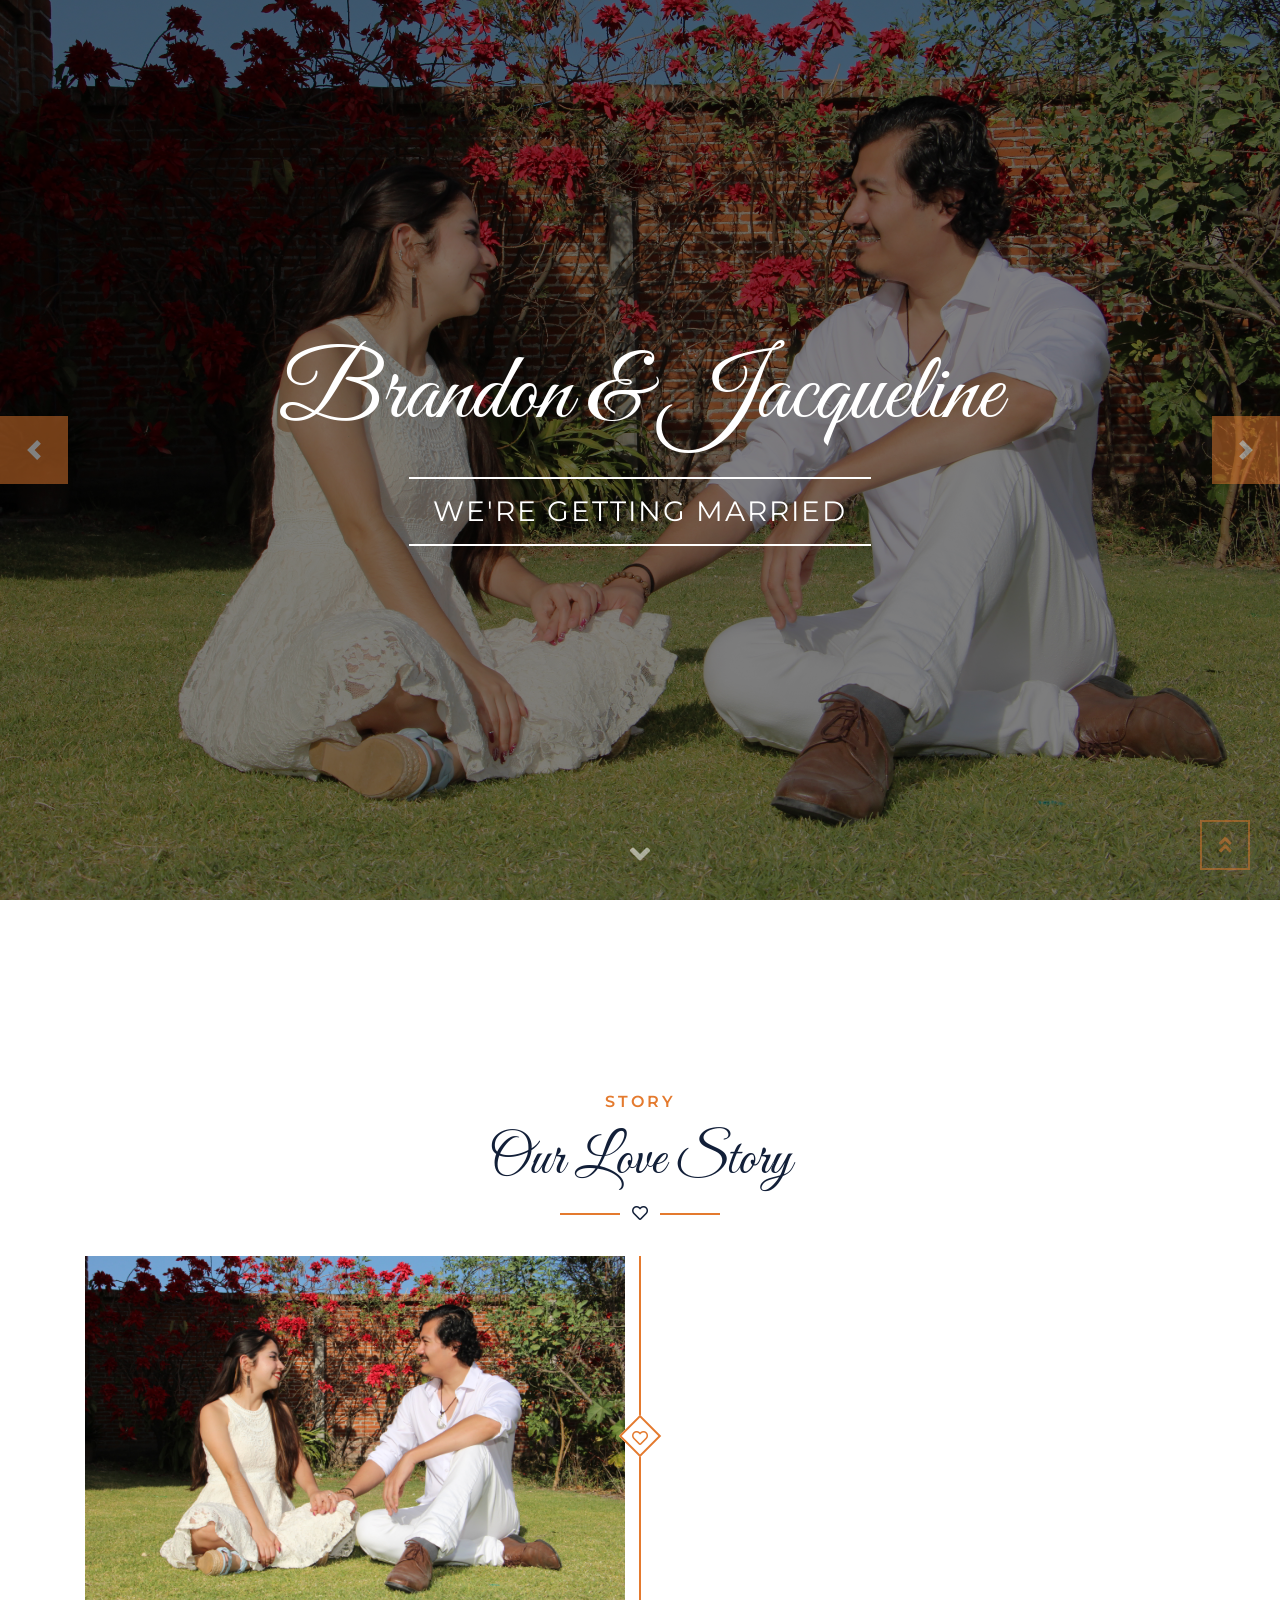
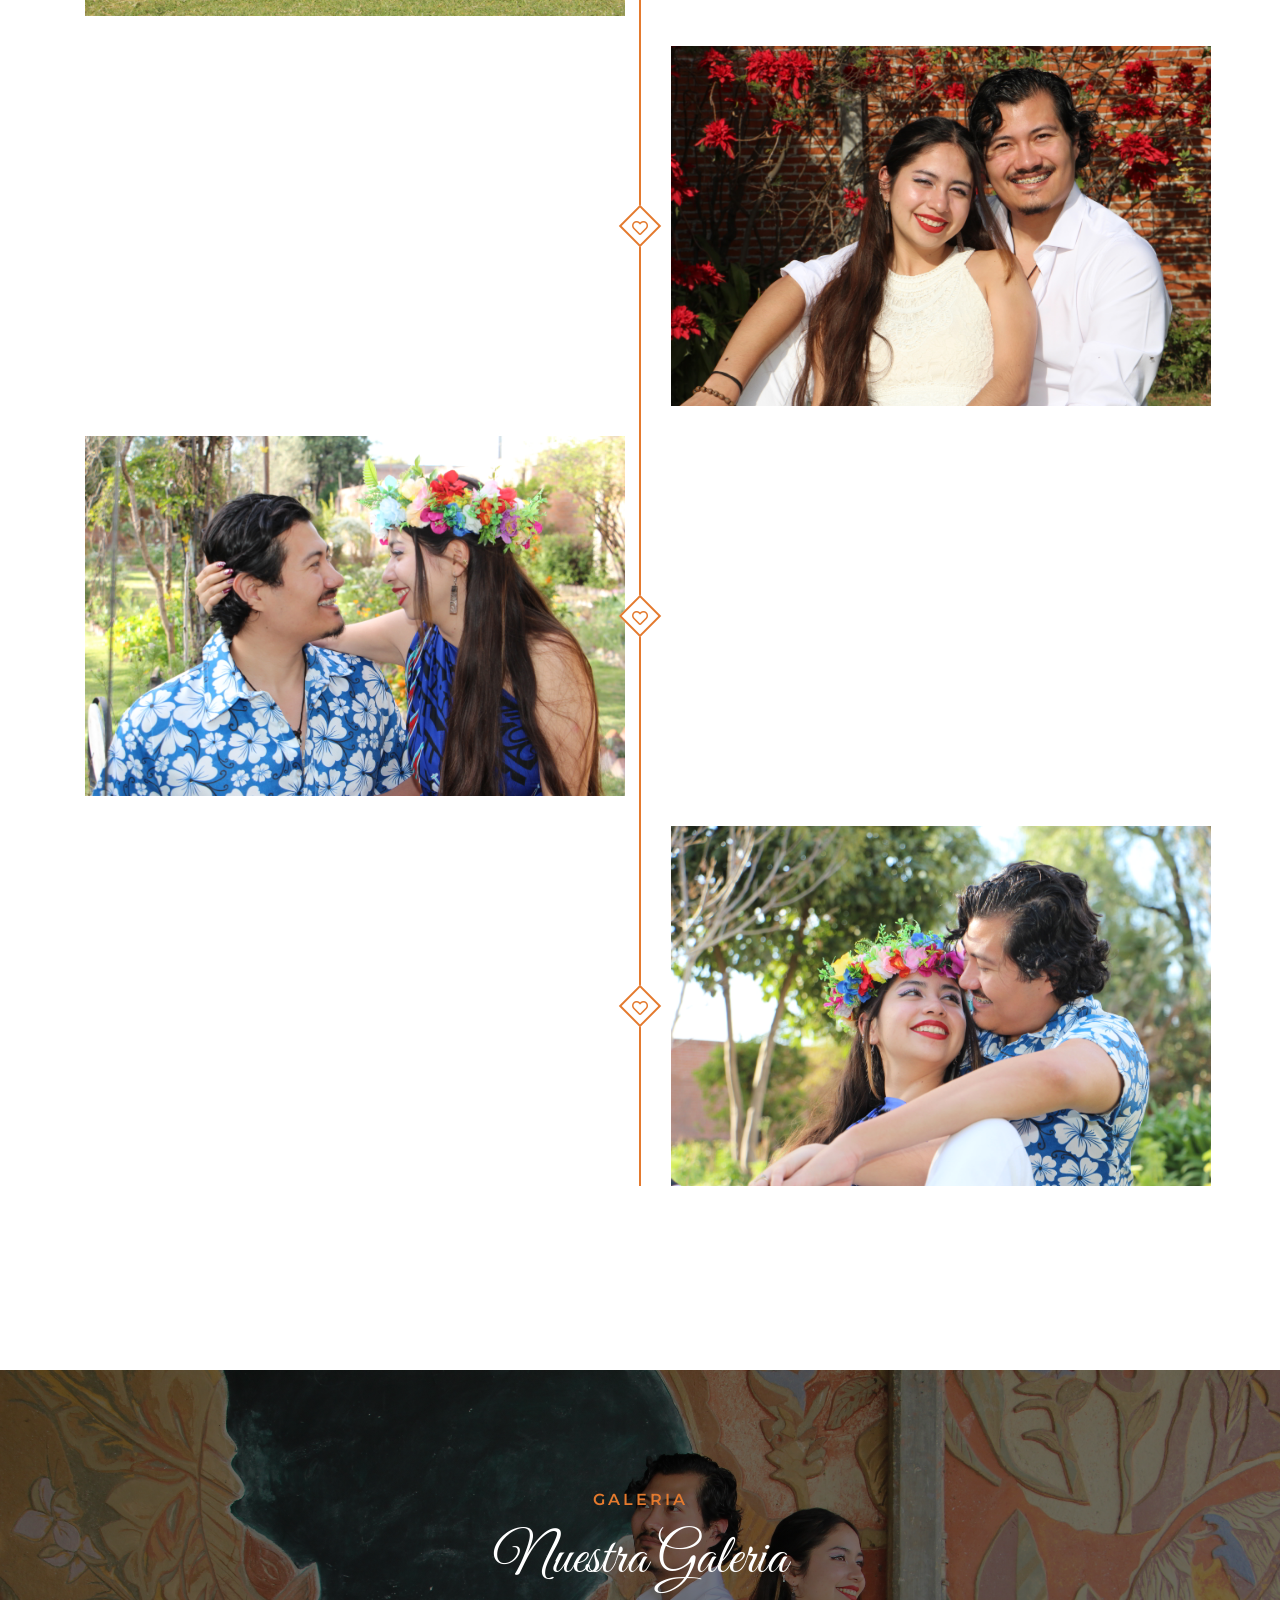
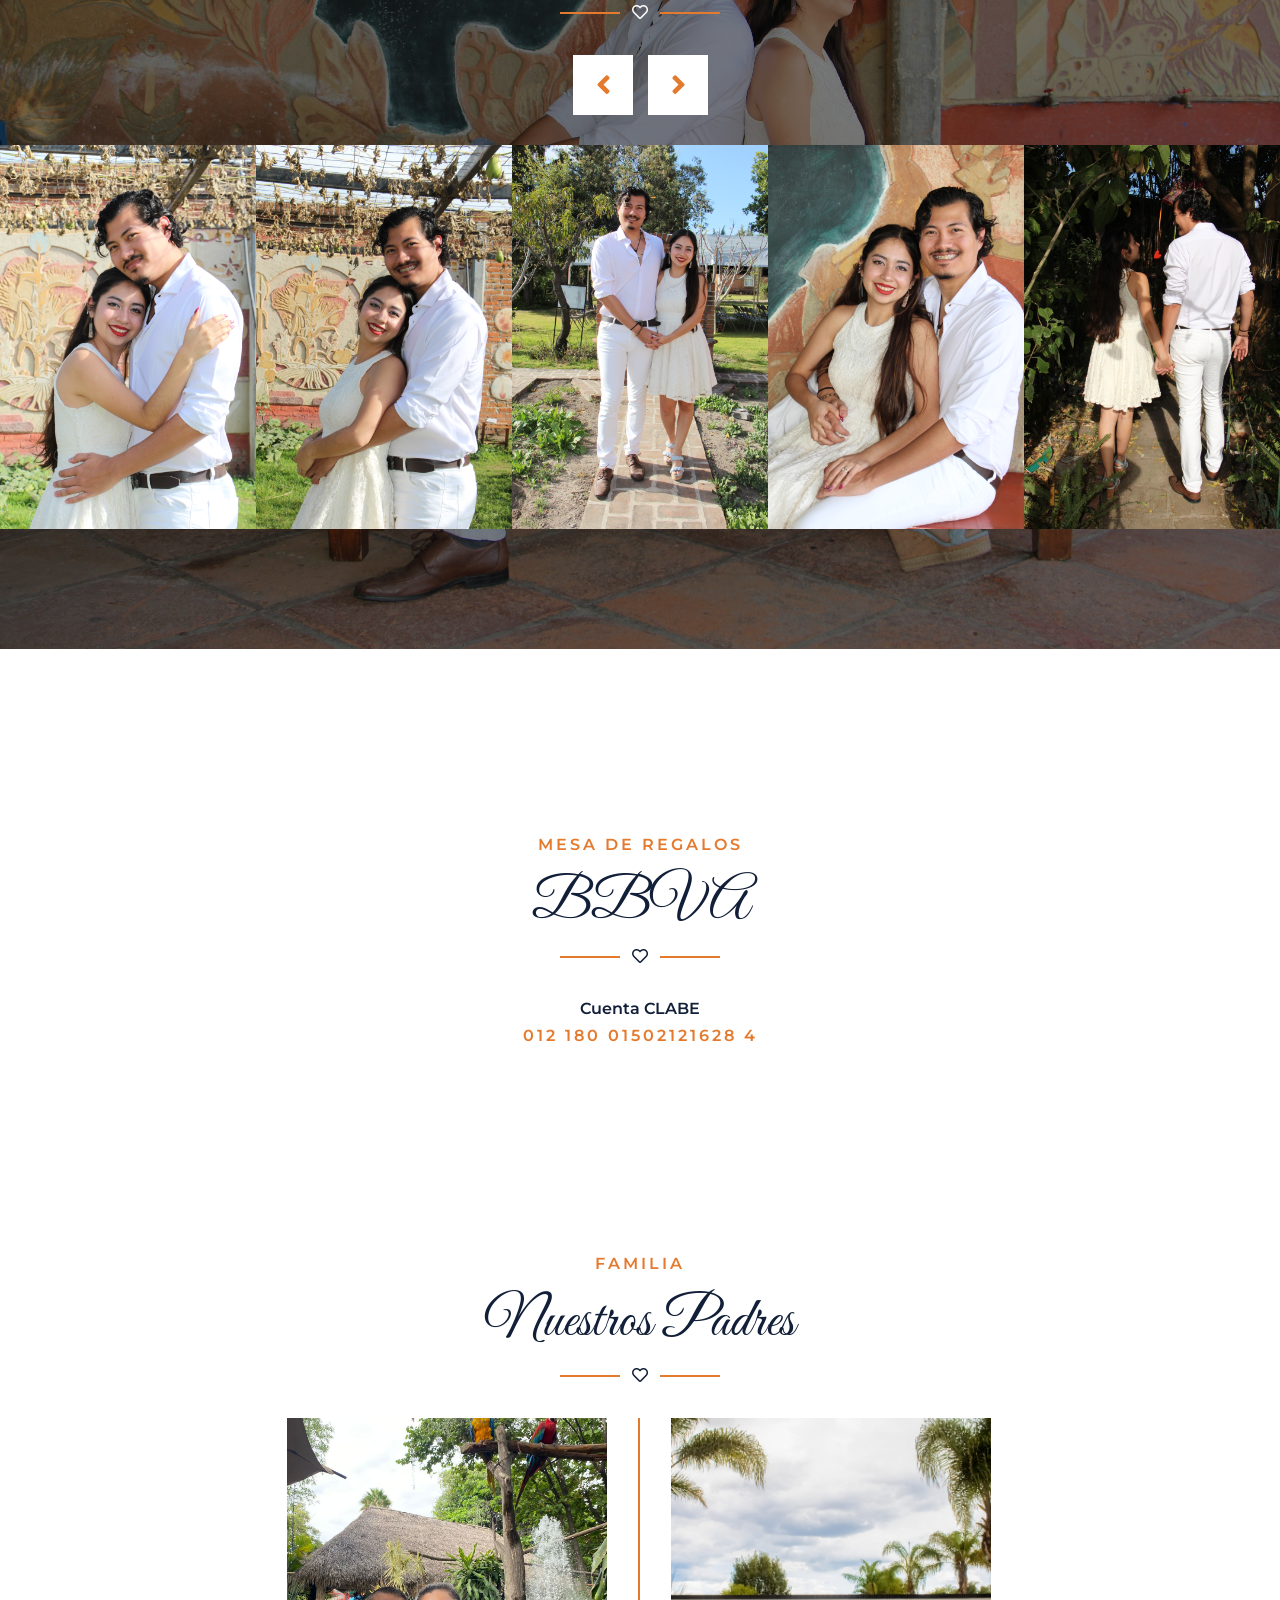
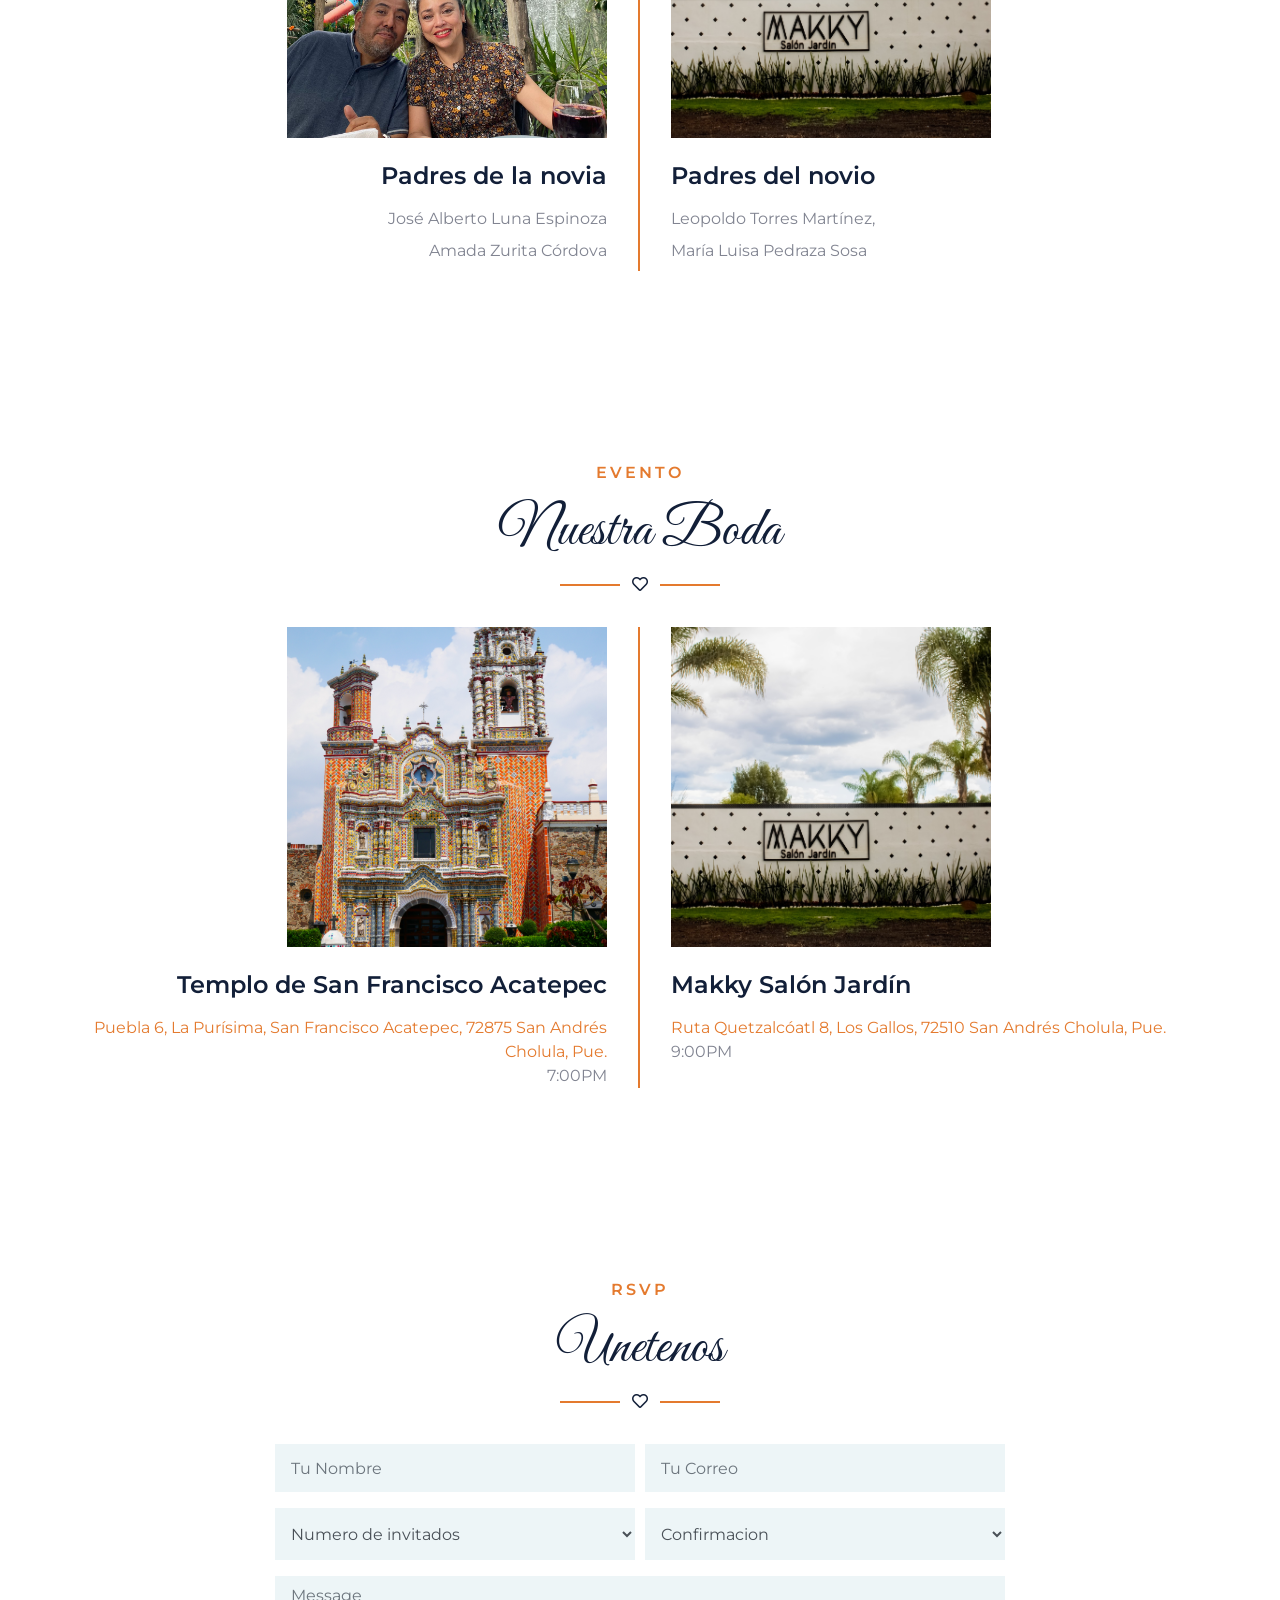
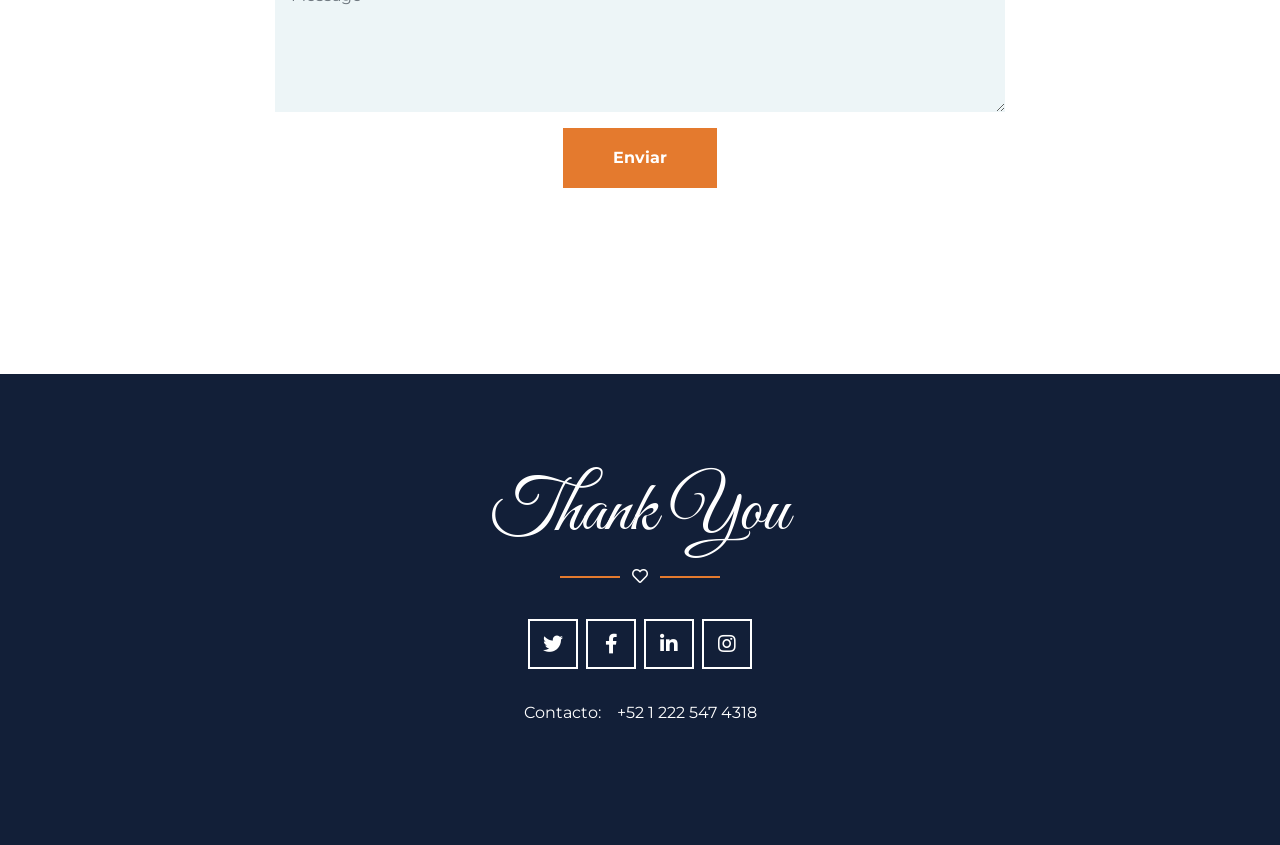
<file: index.html>
<!DOCTYPE html>
<html lang="en">

<head>
    <meta charset="utf-8">
    <title>Brandon & Jacqueline Wedding Invitation</title>
    <meta content="width=device-width, initial-scale=1.0" name="viewport">
    <meta content="Free HTML Templates" name="keywords">
    <meta content="Free HTML Templates" name="description">

    <!-- Favicon -->
    <link href="img/favicon.svg" rel="icon">

    <!-- Google Web Fonts -->
    <link rel="preconnect" href="https://fonts.gstatic.com">
    <link href="https://fonts.googleapis.com/css2?family=Great+Vibes&family=Montserrat:wght@400;600&display=swap" rel="stylesheet"> 

    <!-- Font Awesome -->
    <link href="https://cdnjs.cloudflare.com/ajax/libs/font-awesome/5.10.0/css/all.min.css" rel="stylesheet">

    <!-- Libraries Stylesheet -->
    <link href="lib/owlcarousel/assets/owl.carousel.min.css" rel="stylesheet">
    <link href="lib/lightbox/css/lightbox.min.css" rel="stylesheet">

    <!-- Customized Bootstrap Stylesheet -->
    <link href="css/style.css" rel="stylesheet">
</head>

<body data-spy="scroll" data-target=".navbar" data-offset="51">
    <!-- Navbar Start -->
    <nav class="navbar fixed-top shadow-sm navbar-expand-lg bg-dark navbar-dark py-3 py-lg-0 px-lg-5">
        <a href="#" class="navbar-brand d-block d-lg-none">
            <h1 class="font-secondary text-white mb-n2">Brandon <span class="text-primary">&</span> Jacqueline</h1>
        </a>
        <button type="button" class="navbar-toggler" data-toggle="collapse" data-target="#navbarCollapse">
            <span class="navbar-toggler-icon"></span>
        </button>
        <div class="collapse navbar-collapse justify-content-between" id="navbarCollapse">
            <div class="navbar-nav ml-auto py-0">
                <a href="#home" class="nav-item nav-link active">Home</a>
                <a href="#story" class="nav-item nav-link">Historia</a>
                <a href="#gallery" class="nav-item nav-link">Galeria</a>
            </div>
            <a href="index.html" class="navbar-brand mx-5 d-none d-lg-block">
                <h1 class="font-secondary text-white mb-n2">Brandon <span class="text-primary">&</span> Jacqueline</h1>
            </a>
            <div class="navbar-nav mr-auto py-0">
                <a href="#parents" class="nav-item nav-link">Familia</a>
                <a href="#event" class="nav-item nav-link">Evento</a>
                <a href="#rsvp" class="nav-item nav-link">RSVP</a>
            </div>
        </div>
    </nav>
    <!-- Navbar End -->


    <!-- Carousel Start -->
    <div class="container-fluid p-0 mb-5 pb-5" id="home">
        <div id="header-carousel" class="carousel slide carousel-fade" data-ride="carousel">
            <div class="carousel-inner">
                <div class="carousel-item position-relative active" style="height: 100vh; min-height: 400px;">
                    <img class="position-absolute w-100 h-100" src="img/carousel-1.jpg" style="object-fit: cover;">
                    <div class="carousel-caption d-flex flex-column align-items-center justify-content-center">
                        <div class="p-3" style="max-width: 900px;">
                            <h1 class="display-1 font-secondary text-white mt-n3 mb-md-4">Brandon & Jacqueline</h1>
                            <div class="d-inline-block border-top border-bottom border-light py-3 px-4">
                                <h3 class="text-uppercase font-weight-normal text-white m-0" style="letter-spacing: 2px;">We're getting married</h3>
                            </div>
                        </div>
                    </div>
                </div>
                <div class="carousel-item position-relative" style="height: 100vh; min-height: 400px;">
                    <img class="position-absolute w-100 h-100" src="img/carousel-2.jpg" style="object-fit: cover;">
                    <div class="carousel-caption d-flex flex-column align-items-center justify-content-center">
                        <div class="p-3" style="max-width: 900px;">
                            <h1 class="display-1 font-secondary text-white mt-n3 mb-md-4">Brandon & Jacqueline</h1>
                            <div class="d-inline-block border-top border-bottom border-light py-3 px-4">
                                <h3 class="text-uppercase font-weight-normal text-white m-0" style="letter-spacing: 2px;">We're getting married</h3>
                            </div>
                        </div>
                    </div>
                </div>
            </div>
            <a class="carousel-control-prev justify-content-start" href="#header-carousel" data-slide="prev">
                <div class="btn btn-primary px-0" style="width: 68px; height: 68px;">
                    <span class="carousel-control-prev-icon mt-3"></span>
                </div>
            </a>
            <a class="carousel-control-next justify-content-end" href="#header-carousel" data-slide="next">
                <div class="btn btn-primary px-0" style="width: 68px; height: 68px;">
                    <span class="carousel-control-next-icon mt-3"></span>
                </div>
            </a>
        </div>
    </div>
    <!-- Carousel End -->

    <!-- Story Start -->
    <div class="container-fluid py-5" id="story">
        <div class="container pt-5 pb-3">
            <div class="section-title position-relative text-center">
                <h6 class="text-uppercase text-primary mb-3" style="letter-spacing: 3px;">Story</h6>
                <h1 class="font-secondary display-4">Our Love Story</h1>
                <i class="far fa-heart text-dark"></i>
            </div>
            <div class="container timeline position-relative p-0">
                <div class="row">
                    <div class="col-md-6 text-center text-md-right">
                        <img class="img-fluid mr-md-3" src="img/story-1.jpg" alt="">
                    </div>
                    <div class="col-md-6 text-center text-md-left">
                        <div class="h-100 d-flex flex-column justify-content-center p-4 ml-md-3">
                        </div>
                    </div>
                </div>
                <div class="row">
                    <div class="col-md-6 text-center text-md-right">
                        <div class="h-100 d-flex flex-column justify-content-center p-4 mr-md-3">
                        </div>
                    </div>
                    <div class="col-md-6 text-center text-md-left">
                        <img class="img-fluid ml-md-3" src="img/story-2.jpg" alt="">
                    </div>
                </div>
                <div class="row">
                    <div class="col-md-6 text-center text-md-right">
                        <img class="img-fluid mr-md-3" src="img/story-3.jpg" alt="">
                    </div>
                    <div class="col-md-6 text-center text-md-left">
                        <div class="h-100 d-flex flex-column justify-content-center p-4 ml-md-3">
                        </div>
                    </div>
                </div>
                <div class="row">
                    <div class="col-md-6 text-center text-md-right">
                        <div class="h-100 d-flex flex-column justify-content-center p-4 mr-md-3">
                        </div>
                    </div>
                    <div class="col-md-6 text-center text-md-left">
                        <img class="img-fluid ml-md-3" src="img/story-4.jpg" alt="">
                    </div>
                </div>
            </div>
        </div>
    </div>
    <!-- Story End -->


    <!-- Gallery Start -->
    <div class="container-fluid bg-gallery" id="gallery" style="padding: 120px 0; margin: 90px 0;">
        <div class="section-title position-relative text-center" style="margin-bottom: 120px;">
            <h6 class="text-uppercase text-primary mb-3" style="letter-spacing: 3px;">Galeria</h6>
            <h1 class="font-secondary display-4 text-white">Nuestra Galeria</h1>
            <i class="far fa-heart text-white"></i>
        </div>
        <div class="owl-carousel gallery-carousel">
            <div class="gallery-item">
                <img class="img-fluid w-100" src="img/gallery-1.jpg" alt="">
                <a href="img/gallery-1.jpg" data-lightbox="gallery">
                    <i class="fa fa-2x fa-plus text-white"></i>
                </a>
            </div>
            <div class="gallery-item">
                <img class="img-fluid w-100" src="img/gallery-2.jpg" alt="">
                <a href="img/gallery-2.jpg" data-lightbox="gallery">
                    <i class="fa fa-2x fa-plus text-white"></i>
                </a>
            </div>
            <div class="gallery-item">
                <img class="img-fluid w-100" src="img/gallery-3.jpg" alt="">
                <a href="img/gallery-3.jpg" data-lightbox="gallery">
                    <i class="fa fa-2x fa-plus text-white"></i>
                </a>
            </div>
            <div class="gallery-item">
                <img class="img-fluid w-100" src="img/gallery-4.jpg" alt="">
                <a href="img/gallery-4.jpg" data-lightbox="gallery">
                    <i class="fa fa-2x fa-plus text-white"></i>
                </a>
            </div>
            <div class="gallery-item">
                <img class="img-fluid w-100" src="img/gallery-5.jpg" alt="">
                <a href="img/gallery-5.jpg" data-lightbox="gallery">
                    <i class="fa fa-2x fa-plus text-white"></i>
                </a>
            </div>
            <div class="gallery-item">
                <img class="img-fluid w-100" src="img/gallery-6.jpg" alt="">
                <a href="img/gallery-6.jpg" data-lightbox="gallery">
                    <i class="fa fa-2x fa-plus text-white"></i>
                </a>
            </div>
        </div>
    </div>
    <!-- Gallery End -->

    <!-- Gift Table Start -->
    <div class="container-fluid py-5" id="gift">
        <div class="container py-5">
            <div class="section-title position-relative text-center">
                <h6 class="text-uppercase text-primary mb-3" style="letter-spacing: 3px;">Mesa De Regalos</h6>
                <h1 class="font-secondary display-4">BBVA</h1>
                <i class="far fa-heart text-dark"></i>
            </div>
            <div class="row justify-content-center">
                <div class="col-md-6 text-center">
                  <h6>Cuenta CLABE</h6>
                  <h6 class="text-uppercase text-primary mb-3" style="letter-spacing: 3px;">012 180 01502121628 4</h6>
                </div>
            </div>
        </div>
    </div>
    <!-- Gift Table End -->

    <!-- Parents Section -->
    <div class="container-fluid py-5" id="parents">
        <div class="container py-5">
            <div class="section-title position-relative text-center">
                <h6 class="text-uppercase text-primary mb-3" style="letter-spacing: 3px;">Familia</h6>
                <h1 class="font-secondary display-4">Nuestros Padres</h1>
                <i class="far fa-heart text-dark"></i>
            </div>
            <div class="row justify-content-center">
                <div class="col-md-6 text-center">
                </div>
            </div>
            <div class="row">
                <div class="col-md-6 border-right border-primary">
                    <div class="text-center text-md-right mr-md-3 mb-4 mb-md-0">
                        <img class="img-fluid mb-4" style="height: 20rem; width: 20rem; object-fit: cover;" src="img/parents-1.jpg" alt="">
                        <h4 class="mb-3">Padres de la novia</h4>
                        <p class="mb-2">José Alberto Luna Espinoza</p>
                        <p class="mb-2">Amada Zurita Córdova</p>
                    </div>
                </div>
                <div class="col-md-6">
                    <div class="text-center text-md-left ml-md-3">
                        <img class="img-fluid mb-4" style="height: 20rem; width: 20rem; object-fit: cover;" src="img/event-2.jpg" alt="">
                        <h4 class="mb-3">Padres del novio</h4>
                        <p class="mb-2">Leopoldo Torres Martínez,</p>
                        <p class="mb-0">María Luisa Pedraza Sosa</p>
                    </div>
                </div>
            </div>
        </div>
    </div>
    <!-- Event End -->

    <!-- Event Start -->
    <div class="container-fluid py-5" id="event">
        <div class="container py-5">
            <div class="section-title position-relative text-center">
                <h6 class="text-uppercase text-primary mb-3" style="letter-spacing: 3px;">Evento</h6>
                <h1 class="font-secondary display-4">Nuestra Boda</h1>
                <i class="far fa-heart text-dark"></i>
            </div>
            <div class="row justify-content-center">
                <div class="col-md-6 text-center">
                </div>
            </div>
            <div class="row">
                <div class="col-md-6 border-right border-primary">
                    <div class="text-center text-md-right mr-md-3 mb-4 mb-md-0">
                        <img class="img-fluid mb-4" style="height: 20rem; width: 20rem; object-fit: cover;" src="img/event-1.jpg" alt="">
                        <h4 class="mb-3">Templo de San Francisco Acatepec</h4>
                        <a class="mb-2" href="https://www.google.com/maps/place/Templo+de+San+Francisco+Acatepec/@19.0222494,-98.3086608,17z/data=!3m1!4b1!4m6!3m5!1s0x85cfc7e1b235077f:0x38501db250069e66!8m2!3d19.0222494!4d-98.3086608!16s%2Fg%2F1tx1tjhm?entry=ttu&g_ep=EgoyMDI1MDEwOC4wIKXMDSoASAFQAw%3D%3D" target="_blank">Puebla 6, La Purísima, San Francisco Acatepec, 72875 San Andrés Cholula, Pue.</a>
                        <p class="mb-0">7:00PM</p>
                    </div>
                </div>
                <div class="col-md-6">
                    <div class="text-center text-md-left ml-md-3">
                        <img class="img-fluid mb-4" style="height: 20rem; width: 20rem; object-fit: cover;" src="img/event-2.jpg" alt="">
                        <h4 class="mb-3">Makky Salón Jardín</h4>
                        <a class="mb-2" href="https://www.google.com/maps/place/Makky+Sal%C3%B3n+Jard%C3%ADn/@19.0592574,-98.295867,17z/data=!3m1!4b1!4m6!3m5!1s0x85cfc7a5d5a6193b:0xb6bb3eec1977eb1!8m2!3d19.0592574!4d-98.2932921!16s%2Fg%2F11kqrrjvxh?entry=ttu&g_ep=EgoyMDI1MDEwOC4wIKXMDSoASAFQAw%3D%3D" target="_blank" >Ruta Quetzalcóatl 8, Los Gallos, 72510 San Andrés Cholula, Pue.</a>
                        <p class="mb-0">9:00PM</p>
                    </div>
                </div>
            </div>
        </div>
    </div>
    <!-- Event End -->

    <!-- RSVP Start -->
    <div class="container-fluid py-5" id="rsvp">
        <div class="container py-5">
            <div class="section-title position-relative text-center">
                <h6 class="text-uppercase text-primary mb-3" style="letter-spacing: 3px;">RSVP</h6>
                <h1 class="font-secondary display-4">Unetenos</h1>
                <i class="far fa-heart text-dark"></i>
            </div>
            <div class="row justify-content-center">
                <div class="col-lg-8">
                    <div class="text-center">
                        <form id="rsvp-form">
                            <div class="form-row">
                                <div class="form-group col-sm-6">
                                    <input type="text" class="form-control bg-secondary border-0 py-4 px-3" name="name" placeholder="Tu Nombre"/>
                                </div>
                                <div class="form-group col-sm-6">
                                    <input type="email" class="form-control bg-secondary border-0 py-4 px-3" name="email" placeholder="Tu Correo"/>
                                </div>
                            </div>
                            <div class="form-row">
                                <div class="form-group col-sm-6">
                                    <select class="form-control bg-secondary border-0" style="height: 52px;" name="people">
                                        <option>Numero de invitados</option>
                                        <option>1</option>
                                        <option>2</option>
                                        <option>3</option>
                                        <option>4</option>
                                    </select>
                                </div>
                                <div class="form-group col-sm-6">
                                    <select class="form-control bg-secondary border-0" style="height: 52px;" name="confirmation">
                                        <option>Confirmacion</option>
                                        <option>Iglesia</option>
                                        <option>Iglesia y Recepcion</option>
                                    </select>
                                </div>
                            </div>
                            <div class="form-group">
                                <textarea class="form-control bg-secondary border-0 py-2 px-3" rows="5" placeholder="Message" name="message" ></textarea>
                            </div>
                            <div>
                                <button class="btn btn-primary font-weight-bold py-3 px-5" type="submit">Enviar</button>
                            </div>
                        </form>
                    </div>
                </div>
            </div>
        </div>
    </div>
    <!-- RSVP End -->


    <!-- Footer Start -->
    <div class="container-fluid bg-dark text-white py-5" id="contact" style="margin-top: 90px;">
        <div class="container text-center py-5">
          <div class="section-title position-relative text-center">
            <h1 class="font-secondary display-3 text-white">Thank You</h1>
            <i class="far fa-heart text-white"></i>
          </div>
          <div class="d-flex justify-content-center mb-4">
            <a class="btn btn-lg btn-outline-light btn-lg-square mr-2" href="#"><i class="fab fa-twitter"></i></a>
            <a class="btn btn-lg btn-outline-light btn-lg-square mr-2" href="#"><i class="fab fa-facebook-f"></i></a>
            <a class="btn btn-lg btn-outline-light btn-lg-square mr-2" href="#"><i class="fab fa-linkedin-in"></i></a>
            <a class="btn btn-lg btn-outline-light btn-lg-square" href="#"><i class="fab fa-instagram"></i></a>
          </div>
          <div class="d-flex justify-content-center py-2">
            <p class="text-white" style="margin-right: 1rem;" href="#">Contacto: </p>
            <a class="text-white" href="https://api.whatsapp.com/send?phone=5212225474318">+52 1 222 547 4318</a>
          </div>
        </div>
    </div>
    <!-- Footer End -->


    <!-- Scroll to Bottom -->
    <i class="fa fa-2x fa-angle-down text-white scroll-to-bottom"></i>

    <!-- Back to Top -->
    <a href="#" class="btn btn-lg btn-outline-primary btn-lg-square back-to-top"><i class="fa fa-angle-double-up"></i></a>


    <!-- JavaScript Libraries -->
    <script src="https://code.jquery.com/jquery-3.4.1.min.js"></script>
    <script src="https://stackpath.bootstrapcdn.com/bootstrap/4.4.1/js/bootstrap.bundle.min.js"></script>
    <script src="lib/easing/easing.min.js"></script>
    <script src="lib/waypoints/waypoints.min.js"></script>
    <script src="lib/owlcarousel/owl.carousel.min.js"></script>
    <script src="lib/isotope/isotope.pkgd.min.js"></script>
    <script src="lib/lightbox/js/lightbox.min.js"></script>

    <!-- Template Javascript -->
    <script src="js/main.js"></script>
</body>

</html>
</file>
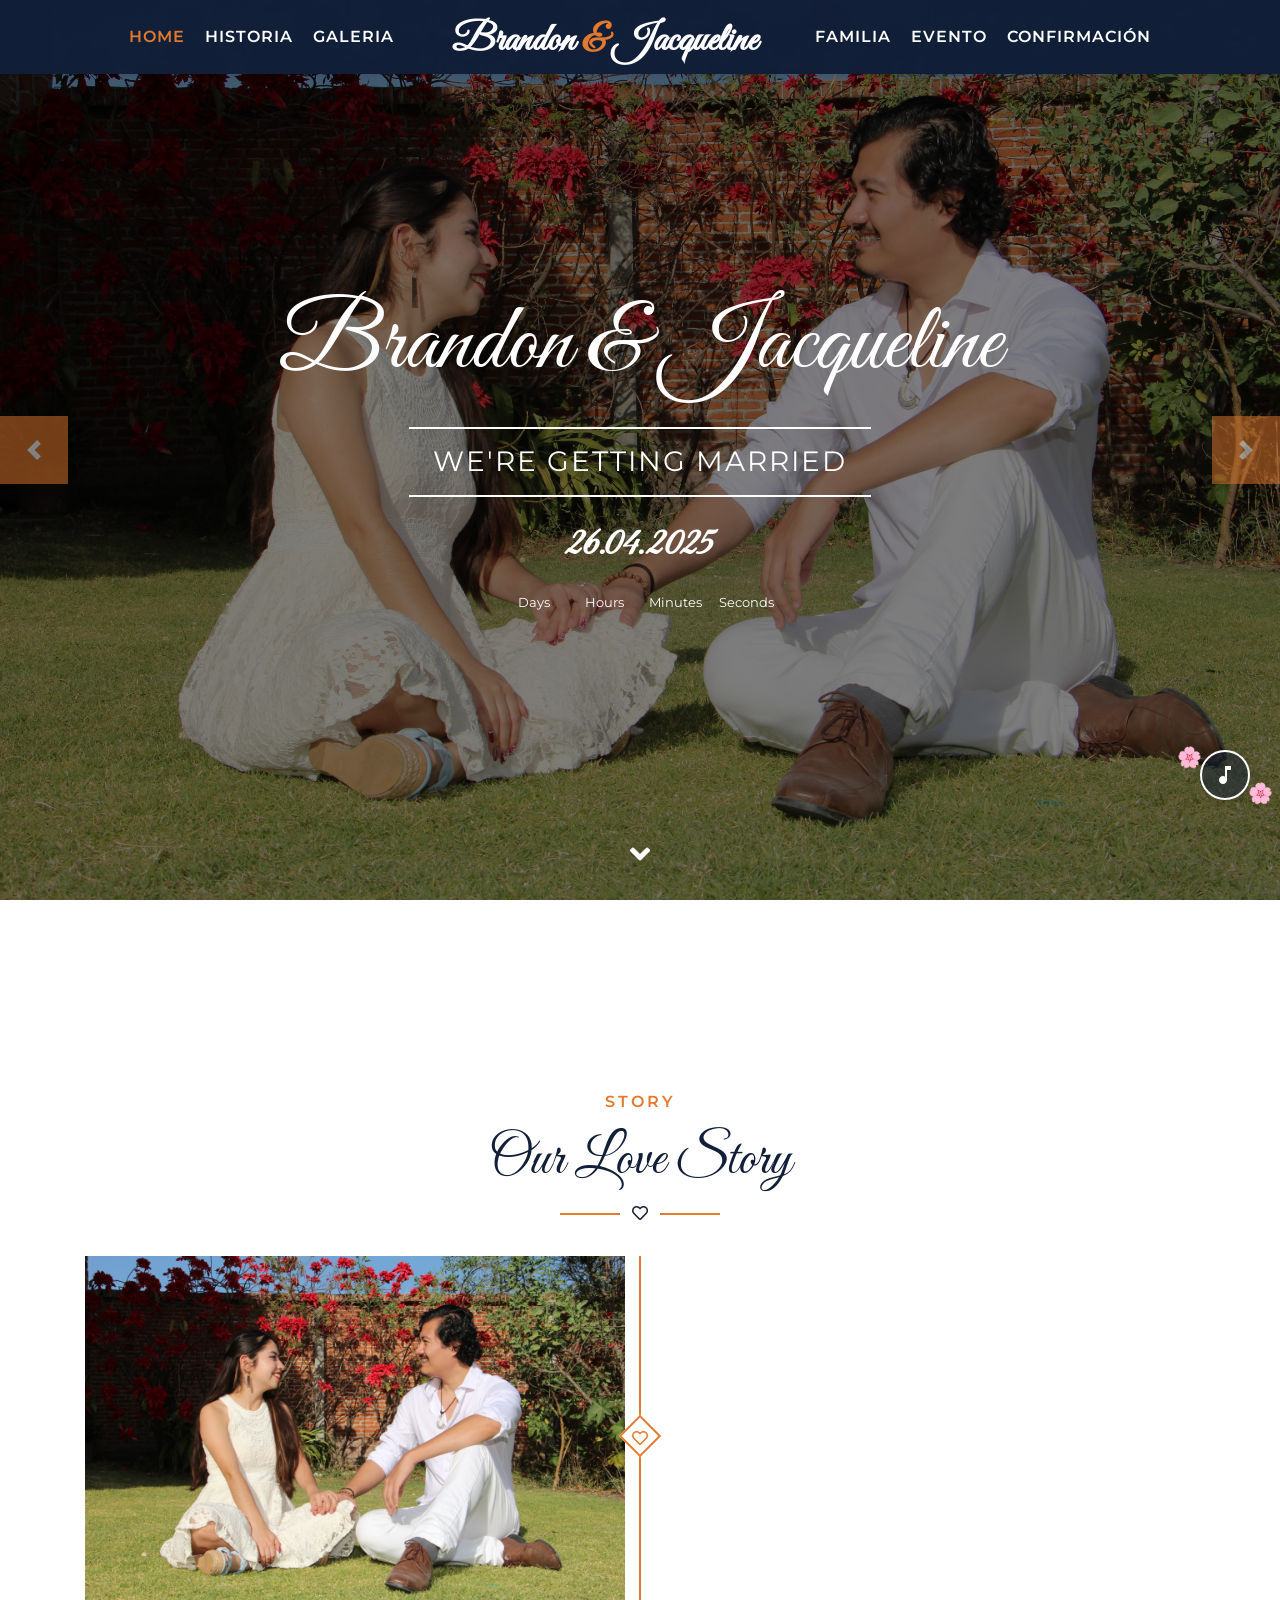
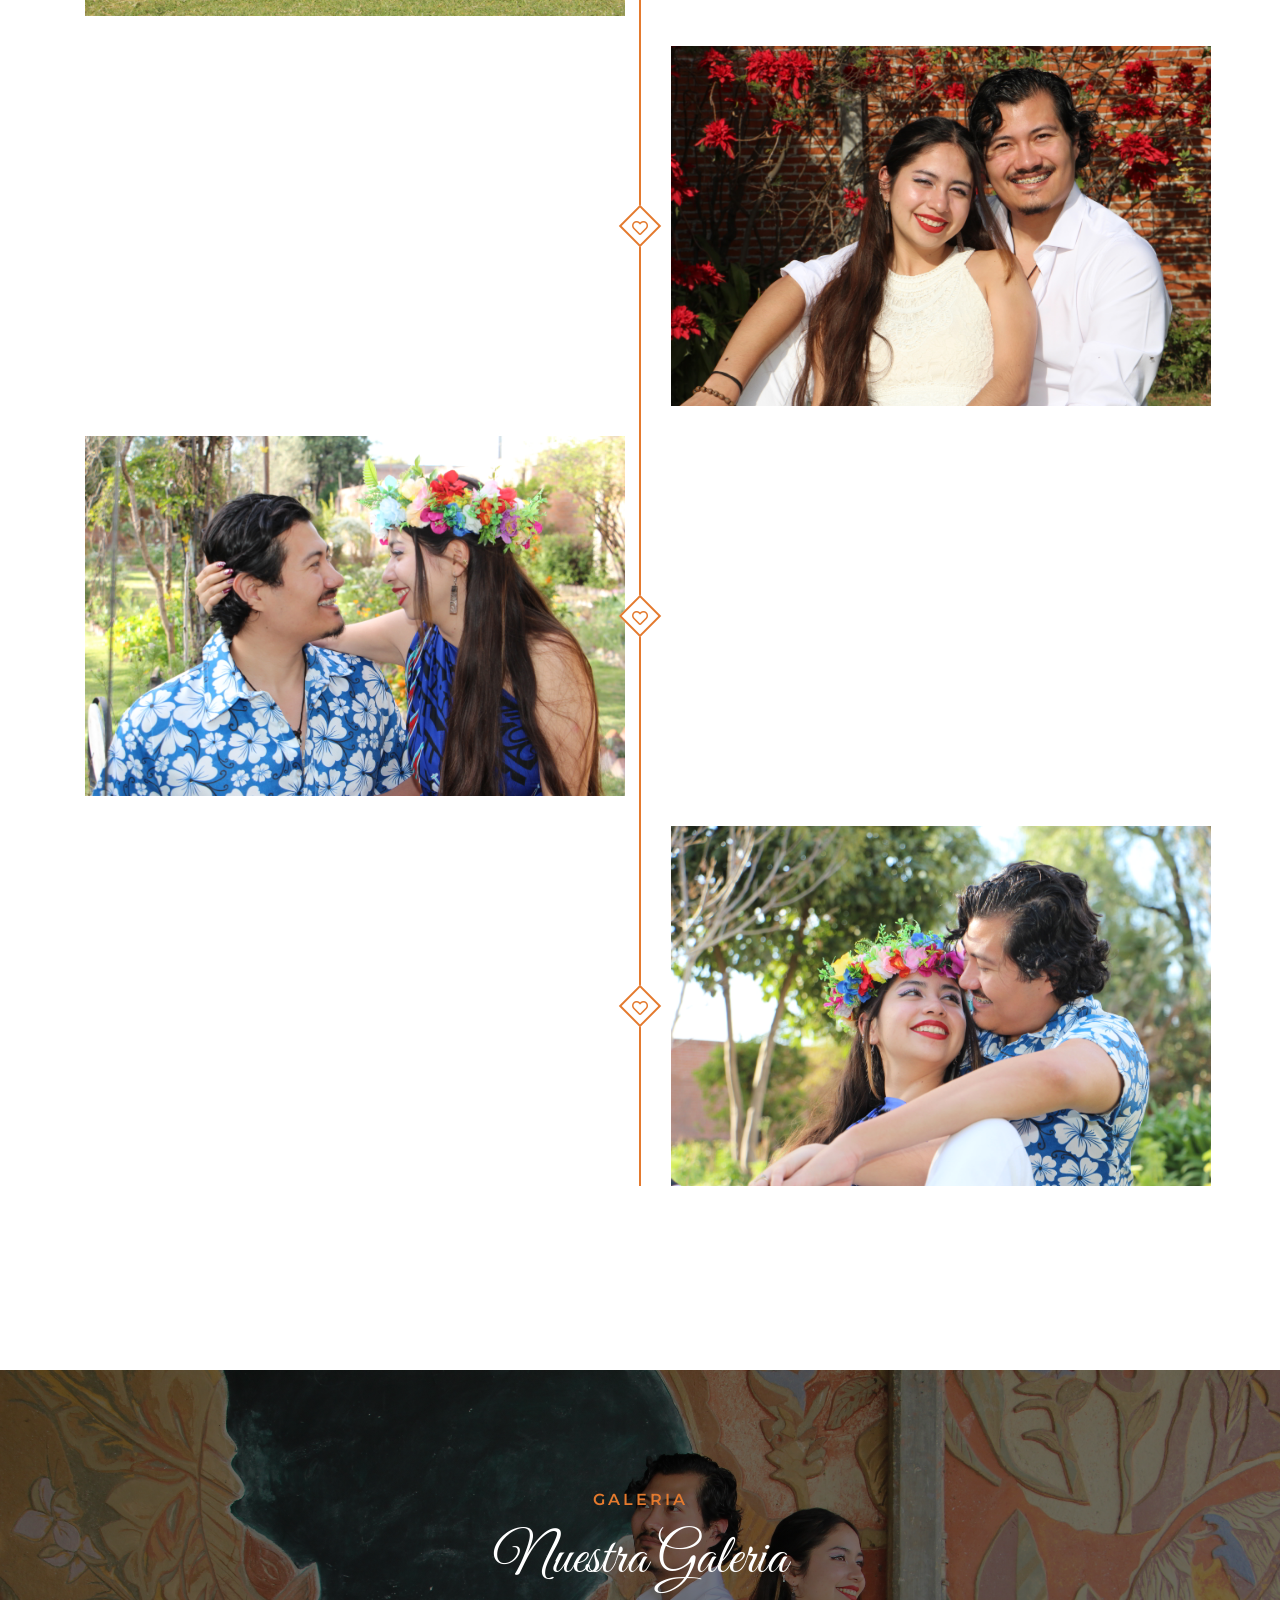
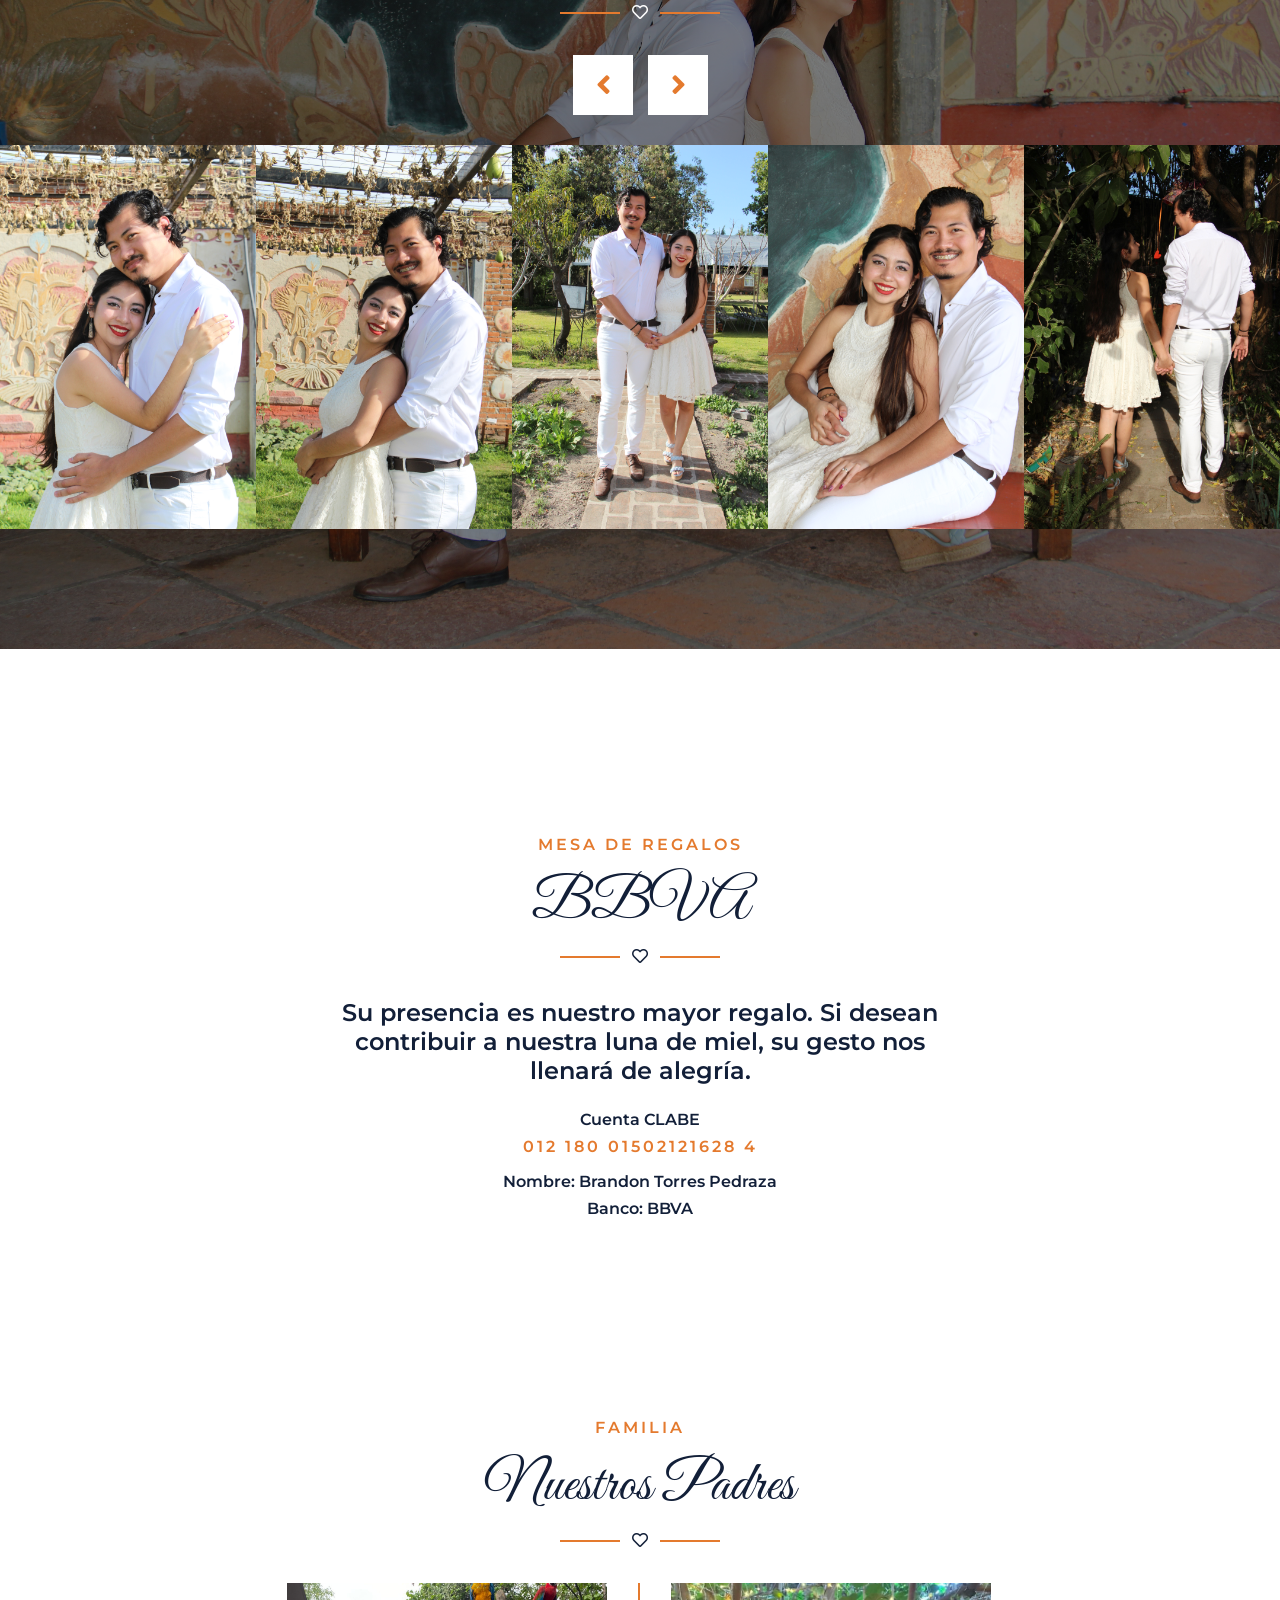
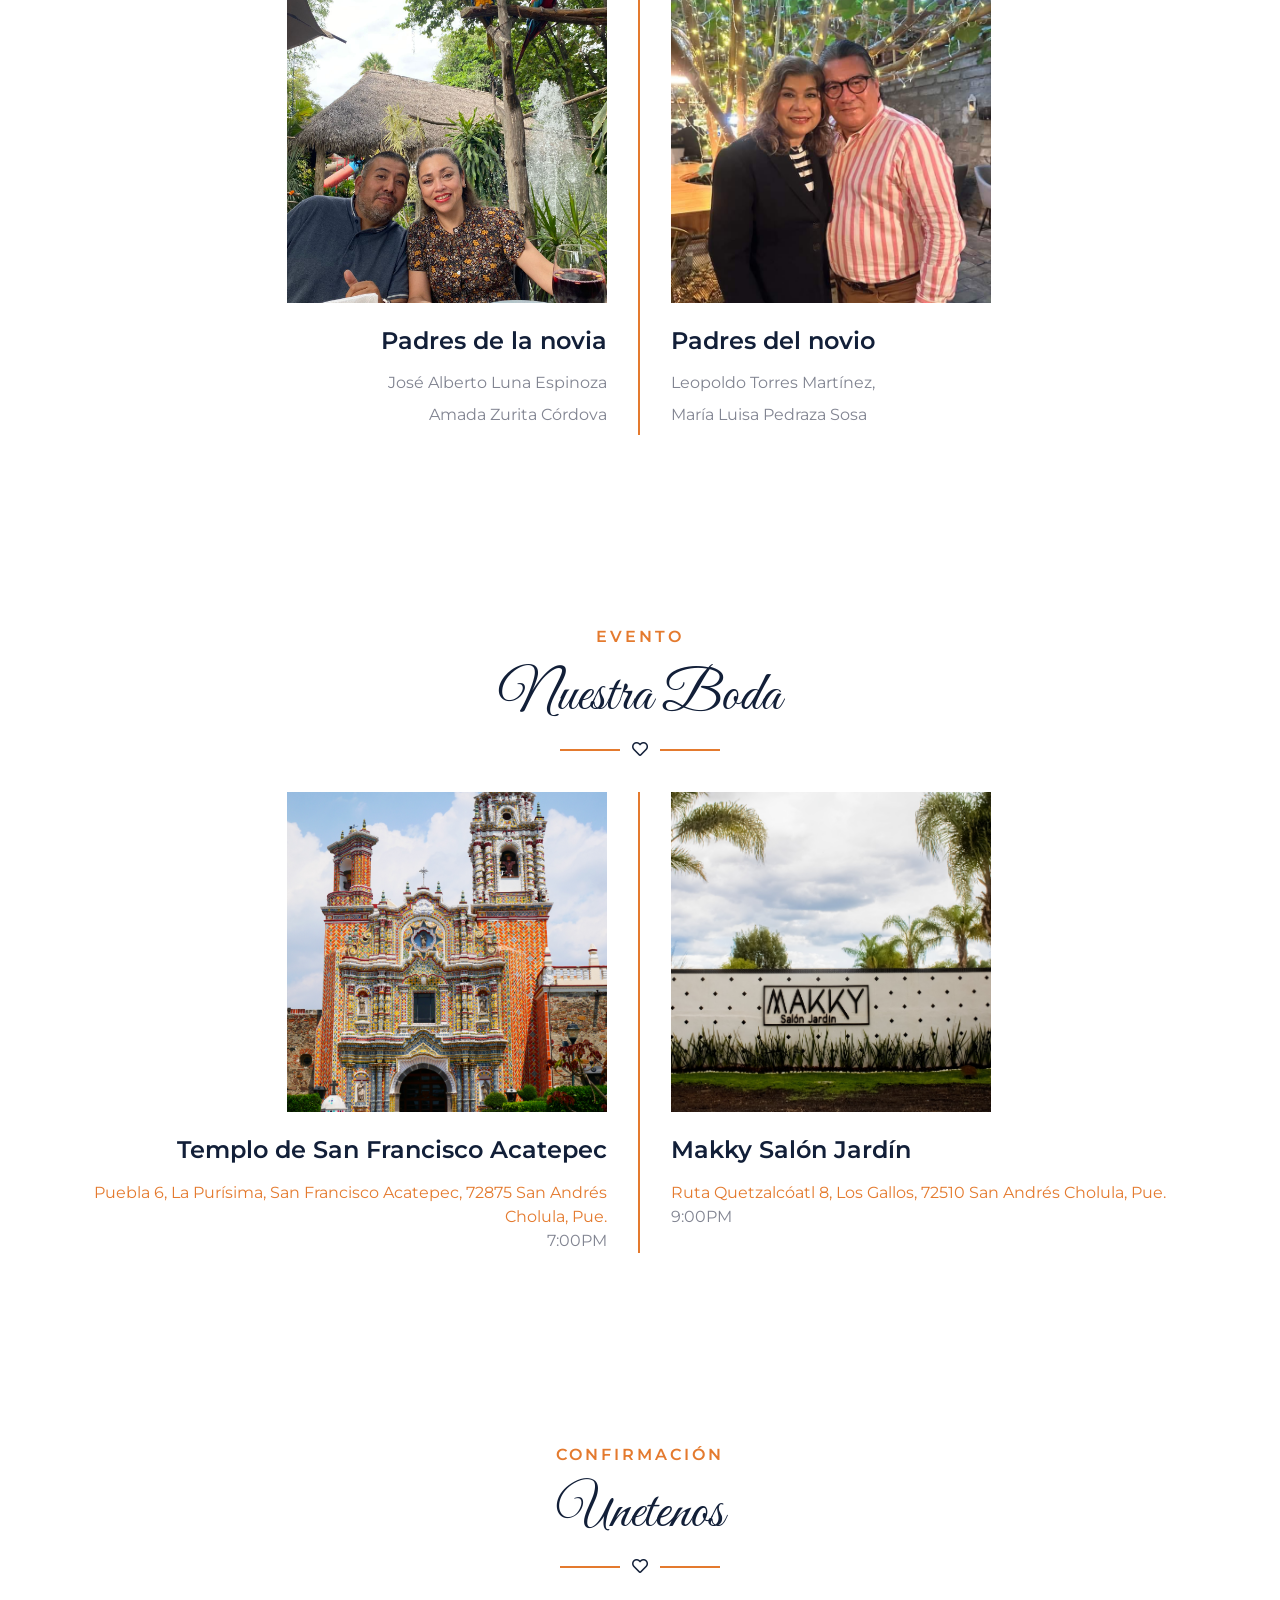
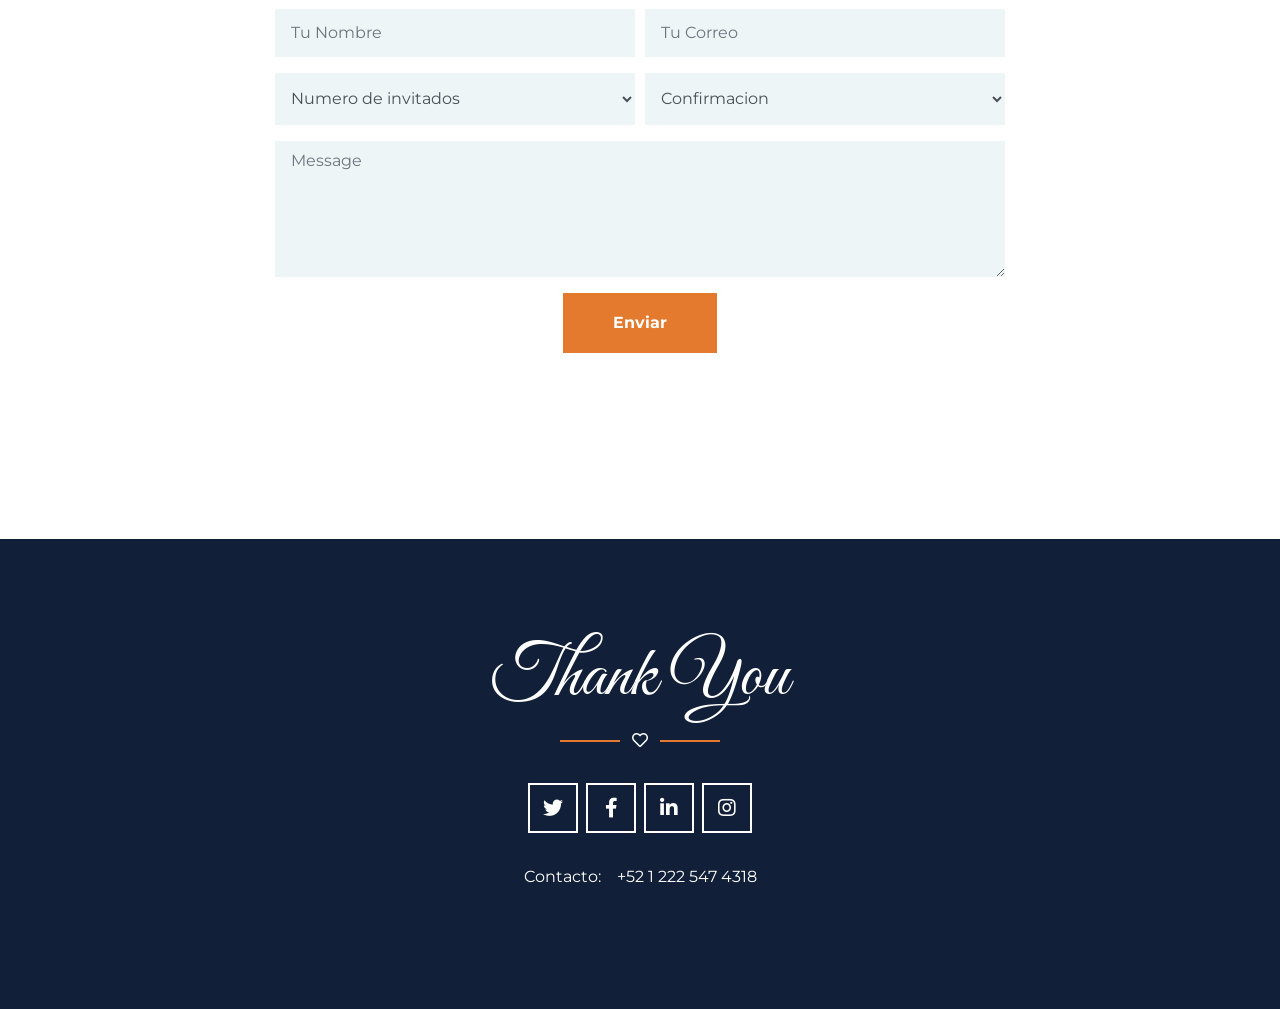
<file: public/index.html>
<!DOCTYPE html>
<html lang="en">

<head>
    <meta charset="utf-8">
    <title>Brandon & Jacqueline Wedding Invitation</title>
    <meta content="width=device-width, initial-scale=1.0" name="viewport">
    <meta content="Free HTML Templates" name="keywords">
    <meta content="Free HTML Templates" name="description">

    <!-- Favicon -->
    <link href="img/favicon.svg" rel="icon">

    <!-- Google Web Fonts -->
    <link rel="preconnect" href="https://fonts.gstatic.com">
    <link href="https://fonts.googleapis.com/css2?family=Great+Vibes&family=Montserrat:wght@400;600&display=swap" rel="stylesheet"> 

    <!-- Font Awesome -->
    <link href="https://cdnjs.cloudflare.com/ajax/libs/font-awesome/5.10.0/css/all.min.css" rel="stylesheet">

    <!-- Libraries Stylesheet -->
    <link href="lib/owlcarousel/assets/owl.carousel.min.css" rel="stylesheet">
    <link href="lib/lightbox/css/lightbox.min.css" rel="stylesheet">

    <!-- Customized Bootstrap Stylesheet -->
    <link href="css/style.css" rel="stylesheet">
</head>

<body data-spy="scroll" data-target=".navbar" data-offset="51">

    <!-- Music Player Start -->
    <button class="music-btn" id="musicBtn" aria-label="Toggle Music">
      <svg viewBox="0 0 24 24">
        <path d="M12 3v10.55c-.59-.34-1.27-.55-2-.55-2.21 0-4 1.79-4 4s1.79 4 4 4 4-1.79 4-4V7h4V3h-6z"/>
      </svg>
    </button>

    <audio id="bgMusic" loop>
      <source src="music/background.mp3" type="audio/mpeg">
    </audio>
    <!-- Music Player End -->

    <!-- Navbar Start -->
    <nav class="navbar fixed-top shadow-sm navbar-expand-lg bg-dark navbar-dark py-3 py-lg-0 px-lg-5">
        <a href="#" class="navbar-brand d-block d-lg-none">
            <h1 class="font-secondary text-white mb-n2">Brandon <span class="text-primary">&</span> Jacqueline</h1>
        </a>
        <button type="button" class="navbar-toggler" data-toggle="collapse" data-target="#navbarCollapse">
            <span class="navbar-toggler-icon"></span>
        </button>
        <div class="collapse navbar-collapse justify-content-between" id="navbarCollapse">
            <div class="navbar-nav ml-auto py-0">
                <a href="#home" class="nav-item nav-link active">Home</a>
                <a href="#story" class="nav-item nav-link">Historia</a>
                <a href="#gallery" class="nav-item nav-link">Galeria</a>
            </div>
            <a href="index.html" class="navbar-brand mx-5 d-none d-lg-block">
                <h1 class="font-secondary text-white mb-n2">Brandon <span class="text-primary">&</span> Jacqueline</h1>
            </a>
            <div class="navbar-nav mr-auto py-0">
                <a href="#parents" class="nav-item nav-link">Familia</a>
                <a href="#event" class="nav-item nav-link">Evento</a>
                <a href="#rsvp" class="nav-item nav-link">Confirmación</a>
            </div>
        </div>
    </nav>
    <!-- Navbar End -->


    <!-- Carousel Start -->
    <div class="container-fluid p-0 mb-5 pb-5" id="home">
        <div id="header-carousel" class="carousel slide carousel-fade" data-ride="carousel">
            <div class="carousel-inner">
                <div class="carousel-item position-relative active" style="height: 100vh; min-height: 400px;">
                    <img class="position-absolute w-100 h-100" src="img/carousel-1.jpg" style="object-fit: cover;">
                    <div class="carousel-caption d-flex flex-column align-items-center justify-content-center">
                        <div class="p-3" style="max-width: 900px;">
                            <h1 class="display-1 font-secondary text-white mt-n3 mb-md-4">Brandon & Jacqueline</h1>
                            <div class="d-inline-block border-top border-bottom border-light py-3 px-4">
                                <h3 class="text-uppercase font-weight-normal text-white m-0" style="letter-spacing: 2px;">We're getting married</h3>
                            </div>
                            <h3 class="font-secondary text-white mt-4 text-4xl">26.04.2025</h3>
                        </div>
                        <div
                          class="clock grid grid-cols-4 gap-4 text-center uppercase"
                          >
                          <div class="flex flex-col">
                            <span class="days text-4xl"></span>
                            <div class="smalltext">Days</div>
                          </div>
                          <div class="flex flex-col">
                            <span class="hours text-4xl"></span>
                            <div class="smalltext">Hours</div>
                          </div>
                          <div class="flex flex-col">
                            <span class="minutes text-4xl"></span>
                            <div class="smalltext">Minutes</div>
                          </div>
                          <div class="flex flex-col">
                            <span class="seconds text-4xl"></span>
                            <div class="smalltext">Seconds</div>
                          </div>
                        </div>
                    </div>
                </div>
                <div class="carousel-item position-relative" style="height: 100vh; min-height: 400px;">
                    <img class="position-absolute w-100 h-100" src="img/carousel-2.jpg" style="object-fit: cover;">
                    <div class="carousel-caption d-flex flex-column align-items-center justify-content-center">
                        <div class="p-3" style="max-width: 900px;">
                            <h1 class="display-1 font-secondary text-white mt-n3 mb-md-4">Brandon & Jacqueline</h1>
                            <div class="d-inline-block border-top border-bottom border-light py-3 px-4">
                                <h3 class="text-uppercase font-weight-normal text-white m-0" style="letter-spacing: 2px;">We're getting married</h3>
                            </div>
                            <h3 class="font-secondary text-white mt-4 text-4xl">26.04.2025</h3>
                        </div>
                        <div
                          class="clock grid grid-cols-4 gap-4 text-center uppercase"
                          >
                          <div class="flex flex-col">
                            <span class="days text-4xl"></span>
                            <div class="smalltext">Days</div>
                          </div>
                          <div class="flex flex-col">
                            <span class="hours text-4xl"></span>
                            <div class="smalltext">Hours</div>
                          </div>
                          <div class="flex flex-col">
                            <span class="minutes text-4xl"></span>
                            <div class="smalltext">Minutes</div>
                          </div>
                          <div class="flex flex-col">
                            <span class="seconds text-4xl"></span>
                            <div class="smalltext">Seconds</div>
                          </div>
                        </div>
                    </div>
                </div>
            </div>
            <a class="carousel-control-prev justify-content-start" href="#header-carousel" data-slide="prev">
                <div class="btn btn-primary px-0" style="width: 68px; height: 68px;">
                    <span class="carousel-control-prev-icon mt-3"></span>
                </div>
            </a>
            <a class="carousel-control-next justify-content-end" href="#header-carousel" data-slide="next">
                <div class="btn btn-primary px-0" style="width: 68px; height: 68px;">
                    <span class="carousel-control-next-icon mt-3"></span>
                </div>
            </a>
        </div>
    </div>
    <!-- Carousel End -->

    <!-- Story Start -->
    <div class="container-fluid py-5" id="story">
        <div class="container pt-5 pb-3">
            <div class="section-title position-relative text-center">
                <h6 class="text-uppercase text-primary mb-3" style="letter-spacing: 3px;">Story</h6>
                <h1 class="font-secondary display-4">Our Love Story</h1>
                <i class="far fa-heart text-dark"></i>
            </div>
            <div class="container timeline position-relative p-0">
                <div class="row">
                    <div class="col-md-6 text-center text-md-right">
                        <img class="img-fluid mr-md-3" src="img/story-1.jpg" alt="">
                    </div>
                    <div class="col-md-6 text-center text-md-left">
                        <div class="h-100 d-flex flex-column justify-content-center p-4 ml-md-3">
                        </div>
                    </div>
                </div>
                <div class="row">
                    <div class="col-md-6 text-center text-md-right">
                        <div class="h-100 d-flex flex-column justify-content-center p-4 mr-md-3">
                        </div>
                    </div>
                    <div class="col-md-6 text-center text-md-left">
                        <img class="img-fluid ml-md-3" src="img/story-2.jpg" alt="">
                    </div>
                </div>
                <div class="row">
                    <div class="col-md-6 text-center text-md-right">
                        <img class="img-fluid mr-md-3" src="img/story-3.jpg" alt="">
                    </div>
                    <div class="col-md-6 text-center text-md-left">
                        <div class="h-100 d-flex flex-column justify-content-center p-4 ml-md-3">
                        </div>
                    </div>
                </div>
                <div class="row">
                    <div class="col-md-6 text-center text-md-right">
                        <div class="h-100 d-flex flex-column justify-content-center p-4 mr-md-3">
                        </div>
                    </div>
                    <div class="col-md-6 text-center text-md-left">
                        <img class="img-fluid ml-md-3" src="img/story-4.jpg" alt="">
                    </div>
                </div>
            </div>
        </div>
    </div>
    <!-- Story End -->


    <!-- Gallery Start -->
    <div class="container-fluid bg-gallery" id="gallery" style="padding: 120px 0; margin: 90px 0;">
        <div class="section-title position-relative text-center" style="margin-bottom: 120px;">
            <h6 class="text-uppercase text-primary mb-3" style="letter-spacing: 3px;">Galeria</h6>
            <h1 class="font-secondary display-4 text-white">Nuestra Galeria</h1>
            <i class="far fa-heart text-white"></i>
        </div>
        <div class="owl-carousel gallery-carousel">
            <div class="gallery-item">
                <img class="img-fluid w-100" src="img/gallery-1.jpg" alt="">
                <a href="img/gallery-1.jpg" data-lightbox="gallery">
                    <i class="fa fa-2x fa-plus text-white"></i>
                </a>
            </div>
            <div class="gallery-item">
                <img class="img-fluid w-100" src="img/gallery-2.jpg" alt="">
                <a href="img/gallery-2.jpg" data-lightbox="gallery">
                    <i class="fa fa-2x fa-plus text-white"></i>
                </a>
            </div>
            <div class="gallery-item">
                <img class="img-fluid w-100" src="img/gallery-3.jpg" alt="">
                <a href="img/gallery-3.jpg" data-lightbox="gallery">
                    <i class="fa fa-2x fa-plus text-white"></i>
                </a>
            </div>
            <div class="gallery-item">
                <img class="img-fluid w-100" src="img/gallery-4.jpg" alt="">
                <a href="img/gallery-4.jpg" data-lightbox="gallery">
                    <i class="fa fa-2x fa-plus text-white"></i>
                </a>
            </div>
            <div class="gallery-item">
                <img class="img-fluid w-100" src="img/gallery-5.jpg" alt="">
                <a href="img/gallery-5.jpg" data-lightbox="gallery">
                    <i class="fa fa-2x fa-plus text-white"></i>
                </a>
            </div>
            <div class="gallery-item">
                <img class="img-fluid w-100" src="img/gallery-6.jpg" alt="">
                <a href="img/gallery-6.jpg" data-lightbox="gallery">
                    <i class="fa fa-2x fa-plus text-white"></i>
                </a>
            </div>
        </div>
    </div>
    <!-- Gallery End -->

    <!-- Gift Table Start -->
    <div class="container-fluid py-5" id="gift">
        <div class="container py-5">
            <div class="section-title position-relative text-center">
                <h6 class="text-uppercase text-primary mb-3" style="letter-spacing: 3px;">Mesa De Regalos</h6>
                <h1 class="font-secondary display-4">BBVA</h1>
                <i class="far fa-heart text-dark"></i>
            </div>
            <h6 class="text-2xl text-center mb-4" style="max-width: 40rem; margin-right: auto; margin-left: auto;">Su presencia es nuestro mayor regalo. Si desean contribuir a nuestra luna de miel, su gesto nos llenará de alegría.</h6>

            <div class="row justify-content-center">
                <div class="col-md-6 text-center">
                  <h6>Cuenta CLABE</h6>
                  <h6 class="text-uppercase text-primary mb-3" style="letter-spacing: 3px;">012 180 01502121628 4</h6>
                  <h6>Nombre: Brandon Torres Pedraza</h6>
                  <h6>Banco: BBVA</h6>
                </div>
            </div>
        </div>
    </div>
    <!-- Gift Table End -->

    <!-- Parents Section -->
    <div class="container-fluid py-5" id="parents">
        <div class="container py-5">
            <div class="section-title position-relative text-center">
                <h6 class="text-uppercase text-primary mb-3" style="letter-spacing: 3px;">Familia</h6>
                <h1 class="font-secondary display-4">Nuestros Padres</h1>
                <i class="far fa-heart text-dark"></i>
            </div>
            <div class="row justify-content-center">
                <div class="col-md-6 text-center">
                </div>
            </div>
            <div class="row">
                <div class="col-md-6 border-right border-primary">
                    <div class="text-center text-md-right mr-md-3 mb-4 mb-md-0">
                        <img class="img-fluid mb-4" style="height: 20rem; width: 20rem; object-fit: cover;" src="img/parents-1.jpg" alt="">
                        <h4 class="mb-3">Padres de la novia</h4>
                        <p class="mb-2">José Alberto Luna Espinoza</p>
                        <p class="mb-2">Amada Zurita Córdova</p>
                    </div>
                </div>
                <div class="col-md-6">
                    <div class="text-center text-md-left ml-md-3">
                        <img class="img-fluid mb-4" style="height: 20rem; width: 20rem; object-fit: cover;" src="img/parents-2.jpg" alt="">
                        <h4 class="mb-3">Padres del novio</h4>
                        <p class="mb-2">Leopoldo Torres Martínez,</p>
                        <p class="mb-0">María Luisa Pedraza Sosa</p>
                    </div>
                </div>
            </div>
        </div>
    </div>
    <!-- Event End -->

    <!-- Event Start -->
    <div class="container-fluid py-5" id="event">
        <div class="container py-5">
            <div class="section-title position-relative text-center">
                <h6 class="text-uppercase text-primary mb-3" style="letter-spacing: 3px;">Evento</h6>
                <h1 class="font-secondary display-4">Nuestra Boda</h1>
                <i class="far fa-heart text-dark"></i>
            </div>
            <div class="row justify-content-center">
                <div class="col-md-6 text-center">
                </div>
            </div>
            <div class="row">
                <div class="col-md-6 border-right border-primary">
                    <div class="text-center text-md-right mr-md-3 mb-4 mb-md-0">
                        <img class="img-fluid mb-4" style="height: 20rem; width: 20rem; object-fit: cover;" src="img/event-1.jpg" alt="">
                        <h4 class="mb-3">Templo de San Francisco Acatepec</h4>
                        <a class="mb-2" href="https://www.google.com/maps/place/Templo+de+San+Francisco+Acatepec/@19.0222494,-98.3086608,17z/data=!3m1!4b1!4m6!3m5!1s0x85cfc7e1b235077f:0x38501db250069e66!8m2!3d19.0222494!4d-98.3086608!16s%2Fg%2F1tx1tjhm?entry=ttu&g_ep=EgoyMDI1MDEwOC4wIKXMDSoASAFQAw%3D%3D" target="_blank">Puebla 6, La Purísima, San Francisco Acatepec, 72875 San Andrés Cholula, Pue.</a>
                        <p class="mb-0">7:00PM</p>
                    </div>
                </div>
                <div class="col-md-6">
                    <div class="text-center text-md-left ml-md-3">
                        <img class="img-fluid mb-4" style="height: 20rem; width: 20rem; object-fit: cover;" src="img/event-2.jpg" alt="">
                        <h4 class="mb-3">Makky Salón Jardín</h4>
                        <a class="mb-2" href="https://www.google.com/maps/place/Makky+Sal%C3%B3n+Jard%C3%ADn/@19.0592574,-98.295867,17z/data=!3m1!4b1!4m6!3m5!1s0x85cfc7a5d5a6193b:0xb6bb3eec1977eb1!8m2!3d19.0592574!4d-98.2932921!16s%2Fg%2F11kqrrjvxh?entry=ttu&g_ep=EgoyMDI1MDEwOC4wIKXMDSoASAFQAw%3D%3D" target="_blank" >Ruta Quetzalcóatl 8, Los Gallos, 72510 San Andrés Cholula, Pue.</a>
                        <p class="mb-0">9:00PM</p>
                    </div>
                </div>
            </div>
        </div>
    </div>
    <!-- Event End -->

    <!-- RSVP Start -->
    <div class="container-fluid py-5" id="rsvp">
        <div class="container py-5">
            <div class="section-title position-relative text-center">
                <h6 class="text-uppercase text-primary mb-3" style="letter-spacing: 3px;">Confirmación</h6>
                <h1 class="font-secondary display-4">Unetenos</h1>
                <i class="far fa-heart text-dark"></i>
            </div>
            <div class="row justify-content-center">
                <div class="col-lg-8">
                    <div class="text-center">
                        <form id="rsvp-form">
                            <div class="form-row">
                                <div class="form-group col-sm-6">
                                    <input type="text" class="form-control bg-secondary border-0 py-4 px-3" name="name" placeholder="Tu Nombre"/>
                                </div>
                                <div class="form-group col-sm-6">
                                    <input type="email" class="form-control bg-secondary border-0 py-4 px-3" name="email" placeholder="Tu Correo"/>
                                </div>
                            </div>
                            <div class="form-row">
                                <div class="form-group col-sm-6">
                                    <select class="form-control bg-secondary border-0" style="height: 52px;" name="people">
                                        <option>Numero de invitados</option>
                                        <option>1</option>
                                        <option>2</option>
                                        <option>3</option>
                                        <option>4</option>
                                    </select>
                                </div>
                                <div class="form-group col-sm-6">
                                    <select class="form-control bg-secondary border-0" style="height: 52px;" name="confirmation">
                                        <option>Confirmacion</option>
                                        <option>Iglesia</option>
                                        <option>Iglesia y Recepcion</option>
                                    </select>
                                </div>
                            </div>
                            <div class="form-group">
                                <textarea class="form-control bg-secondary border-0 py-2 px-3" rows="5" placeholder="Message" name="message" ></textarea>
                            </div>
                            <div>
                                <button class="btn btn-primary font-weight-bold py-3 px-5" type="submit">Enviar</button>
                            </div>
                        </form>
                    </div>
                </div>
            </div>
        </div>
    </div>
    <!-- RSVP End -->


    <!-- Footer Start -->
    <div class="container-fluid bg-dark text-white py-5" id="contact" style="margin-top: 90px;">
        <div class="container text-center py-5">
          <div class="section-title position-relative text-center">
            <h1 class="font-secondary display-3 text-white">Thank You</h1>
            <i class="far fa-heart text-white"></i>
          </div>
          <div class="d-flex justify-content-center mb-4">
            <a class="btn btn-lg btn-outline-light btn-lg-square mr-2" href="#"><i class="fab fa-twitter"></i></a>
            <a class="btn btn-lg btn-outline-light btn-lg-square mr-2" href="#"><i class="fab fa-facebook-f"></i></a>
            <a class="btn btn-lg btn-outline-light btn-lg-square mr-2" href="#"><i class="fab fa-linkedin-in"></i></a>
            <a class="btn btn-lg btn-outline-light btn-lg-square" href="#"><i class="fab fa-instagram"></i></a>
          </div>
          <div class="d-flex justify-content-center py-2">
            <p class="text-white" style="margin-right: 1rem;" href="#">Contacto: </p>
            <a class="text-white" href="https://api.whatsapp.com/send?phone=5212225474318">+52 1 222 547 4318</a>
          </div>
        </div>
    </div>
    <!-- Footer End -->


    <!-- Scroll to Bottom -->
    <i class="fa fa-2x fa-angle-down text-white scroll-to-bottom"></i>

    <!-- Back to Top -->
    <a href="#" class="btn btn-lg btn-outline-primary btn-lg-square back-to-top"><i class="fa fa-angle-double-up"></i></a>


    <!-- JavaScript Libraries -->
    <script src="https://code.jquery.com/jquery-3.4.1.min.js"></script>
    <script src="https://stackpath.bootstrapcdn.com/bootstrap/4.4.1/js/bootstrap.bundle.min.js"></script>
    <script src="lib/easing/easing.min.js"></script>
    <script src="lib/waypoints/waypoints.min.js"></script>
    <script src="lib/owlcarousel/owl.carousel.min.js"></script>
    <script src="lib/isotope/isotope.pkgd.min.js"></script>
    <script src="lib/lightbox/js/lightbox.min.js"></script>

    <!-- Template Javascript -->
    <script src="js/main.js"></script>
</body>

</html>
</file>
<file: css/style.css>
/******* Bootstrap Theming ********/
/*!
 * Bootstrap v4.5.3 (https://getbootstrap.com/)
 * Copyright 2011-2020 The Bootstrap Authors
 * Copyright 2011-2020 Twitter, Inc.
 * Licensed under MIT (https://github.com/twbs/bootstrap/blob/main/LICENSE)
 */
:root {
  --blue: #007bff;
  --indigo: #6610f2;
  --purple: #6f42c1;
  --pink: #e83e8c;
  --red: #dc3545;
  --orange: #fd7e14;
  --yellow: #ffc107;
  --green: #28a745;
  --teal: #20c997;
  --cyan: #17a2b8;
  --white: #fff;
  --gray: #6c757d;
  --gray-dark: #343a40;
  --primary: #E47A2E;
  --secondary: #EDF5F7;
  --success: #28a745;
  --info: #17a2b8;
  --warning: #ffc107;
  --danger: #dc3545;
  --light: #FFFFFF;
  --dark: #121F38;
  --breakpoint-xs: 0;
  --breakpoint-sm: 576px;
  --breakpoint-md: 768px;
  --breakpoint-lg: 992px;
  --breakpoint-xl: 1200px;
  --font-family-sans-serif: "Montserrat", sans-serif;
  --font-family-monospace: SFMono-Regular, Menlo, Monaco, Consolas, "Liberation Mono", "Courier New", monospace;
}

*,
*::before,
*::after {
  box-sizing: border-box;
}

html {
  font-family: sans-serif;
  line-height: 1.15;
  -webkit-text-size-adjust: 100%;
  -webkit-tap-highlight-color: rgba(0, 0, 0, 0);
}

article, aside, figcaption, figure, footer, header, hgroup, main, nav, section {
  display: block;
}

body {
  margin: 0;
  font-family: "Montserrat", sans-serif;
  font-size: 1rem;
  font-weight: 400;
  line-height: 1.5;
  color: #818491;
  text-align: left;
  background-color: #FFFFFF;
}

[tabindex="-1"]:focus:not(:focus-visible) {
  outline: 0 !important;
}

hr {
  box-sizing: content-box;
  height: 0;
  overflow: visible;
}

h1, h2, h3, h4, h5, h6 {
  margin-top: 0;
  margin-bottom: 0.5rem;
}

p {
  margin-top: 0;
  margin-bottom: 1rem;
}

abbr[title],
abbr[data-original-title] {
  text-decoration: underline;
  text-decoration: underline dotted;
  cursor: help;
  border-bottom: 0;
  text-decoration-skip-ink: none;
}

address {
  margin-bottom: 1rem;
  font-style: normal;
  line-height: inherit;
}

ol,
ul,
dl {
  margin-top: 0;
  margin-bottom: 1rem;
}

ol ol,
ul ul,
ol ul,
ul ol {
  margin-bottom: 0;
}

dt {
  font-weight: 700;
}

dd {
  margin-bottom: .5rem;
  margin-left: 0;
}

blockquote {
  margin: 0 0 1rem;
}

b,
strong {
  font-weight: bolder;
}

small {
  font-size: 80%;
}

sub,
sup {
  position: relative;
  font-size: 75%;
  line-height: 0;
  vertical-align: baseline;
}

sub {
  bottom: -.25em;
}

sup {
  top: -.5em;
}

a {
  color: #E47A2E;
  text-decoration: none;
  background-color: transparent;
}

a:hover {
  color: #af5617;
  text-decoration: underline;
}

a:not([href]):not([class]) {
  color: inherit;
  text-decoration: none;
}

a:not([href]):not([class]):hover {
  color: inherit;
  text-decoration: none;
}

pre,
code,
kbd,
samp {
  font-family: SFMono-Regular, Menlo, Monaco, Consolas, "Liberation Mono", "Courier New", monospace;
  font-size: 1em;
}

pre {
  margin-top: 0;
  margin-bottom: 1rem;
  overflow: auto;
  -ms-overflow-style: scrollbar;
}

figure {
  margin: 0 0 1rem;
}

img {
  vertical-align: middle;
  border-style: none;
}

svg {
  overflow: hidden;
  vertical-align: middle;
}

table {
  border-collapse: collapse;
}

caption {
  padding-top: 0.75rem;
  padding-bottom: 0.75rem;
  color: #6c757d;
  text-align: left;
  caption-side: bottom;
}

th {
  text-align: inherit;
  text-align: -webkit-match-parent;
}

label {
  display: inline-block;
  margin-bottom: 0.5rem;
}

button {
  border-radius: 0;
}

button:focus {
  outline: 1px dotted;
  outline: 5px auto -webkit-focus-ring-color;
}

input,
button,
select,
optgroup,
textarea {
  margin: 0;
  font-family: inherit;
  font-size: inherit;
  line-height: inherit;
}

button,
input {
  overflow: visible;
}

button,
select {
  text-transform: none;
}

[role="button"] {
  cursor: pointer;
}

select {
  word-wrap: normal;
}

button,
[type="button"],
[type="reset"],
[type="submit"] {
  -webkit-appearance: button;
}

button:not(:disabled),
[type="button"]:not(:disabled),
[type="reset"]:not(:disabled),
[type="submit"]:not(:disabled) {
  cursor: pointer;
}

button::-moz-focus-inner,
[type="button"]::-moz-focus-inner,
[type="reset"]::-moz-focus-inner,
[type="submit"]::-moz-focus-inner {
  padding: 0;
  border-style: none;
}

input[type="radio"],
input[type="checkbox"] {
  box-sizing: border-box;
  padding: 0;
}

textarea {
  overflow: auto;
  resize: vertical;
}

fieldset {
  min-width: 0;
  padding: 0;
  margin: 0;
  border: 0;
}

legend {
  display: block;
  width: 100%;
  max-width: 100%;
  padding: 0;
  margin-bottom: .5rem;
  font-size: 1.5rem;
  line-height: inherit;
  color: inherit;
  white-space: normal;
}

@media (max-width: 1200px) {
  legend {
    font-size: calc(1.275rem + 0.3vw) ;
  }
}

progress {
  vertical-align: baseline;
}

[type="number"]::-webkit-inner-spin-button,
[type="number"]::-webkit-outer-spin-button {
  height: auto;
}

[type="search"] {
  outline-offset: -2px;
  -webkit-appearance: none;
}

[type="search"]::-webkit-search-decoration {
  -webkit-appearance: none;
}

::-webkit-file-upload-button {
  font: inherit;
  -webkit-appearance: button;
}

output {
  display: inline-block;
}

summary {
  display: list-item;
  cursor: pointer;
}

template {
  display: none;
}

[hidden] {
  display: none !important;
}

h1, h2, h3, h4, h5, h6,
.h1, .h2, .h3, .h4, .h5, .h6 {
  margin-bottom: 0.5rem;
  font-weight: 600;
  line-height: 1.2;
  color: #121F38;
}

h1, .h1 {
  font-size: 2.5rem;
}

@media (max-width: 1200px) {
  h1, .h1 {
    font-size: calc(1.375rem + 1.5vw) ;
  }
}

h2, .h2 {
  font-size: 2rem;
}

@media (max-width: 1200px) {
  h2, .h2 {
    font-size: calc(1.325rem + 0.9vw) ;
  }
}

h3, .h3 {
  font-size: 1.75rem;
}

@media (max-width: 1200px) {
  h3, .h3 {
    font-size: calc(1.3rem + 0.6vw) ;
  }
}

h4, .h4 {
  font-size: 1.5rem;
}

@media (max-width: 1200px) {
  h4, .h4 {
    font-size: calc(1.275rem + 0.3vw) ;
  }
}

h5, .h5 {
  font-size: 1.25rem;
}

h6, .h6 {
  font-size: 1rem;
}

.lead {
  font-size: 1.25rem;
  font-weight: 300;
}

.display-1 {
  font-size: 6rem;
  font-weight: 300;
  line-height: 1.2;
}

@media (max-width: 1200px) {
  .display-1 {
    font-size: calc(1.725rem + 5.7vw) ;
  }
}

.display-2 {
  font-size: 5.5rem;
  font-weight: 300;
  line-height: 1.2;
}

@media (max-width: 1200px) {
  .display-2 {
    font-size: calc(1.675rem + 5.1vw) ;
  }
}

.display-3 {
  font-size: 4.5rem;
  font-weight: 300;
  line-height: 1.2;
}

@media (max-width: 1200px) {
  .display-3 {
    font-size: calc(1.575rem + 3.9vw) ;
  }
}

.display-4 {
  font-size: 3.5rem;
  font-weight: 300;
  line-height: 1.2;
}

@media (max-width: 1200px) {
  .display-4 {
    font-size: calc(1.475rem + 2.7vw) ;
  }
}

hr {
  margin-top: 1rem;
  margin-bottom: 1rem;
  border: 0;
  border-top: 2px solid rgba(0, 0, 0, 0.1);
}

small,
.small {
  font-size: 80%;
  font-weight: 400;
}

mark,
.mark {
  padding: 0.2em;
  background-color: #fcf8e3;
}

.list-unstyled {
  padding-left: 0;
  list-style: none;
}

.list-inline {
  padding-left: 0;
  list-style: none;
}

.list-inline-item {
  display: inline-block;
}

.list-inline-item:not(:last-child) {
  margin-right: 0.5rem;
}

.initialism {
  font-size: 90%;
  text-transform: uppercase;
}

.blockquote {
  margin-bottom: 1rem;
  font-size: 1.25rem;
}

.blockquote-footer {
  display: block;
  font-size: 80%;
  color: #6c757d;
}

.blockquote-footer::before {
  content: "\2014\00A0";
}

.img-fluid {
  max-width: 100%;
  height: auto;
}

.img-thumbnail {
  padding: 0.25rem;
  background-color: #FFFFFF;
  border: 2px solid #dee2e6;
  max-width: 100%;
  height: auto;
}

.figure {
  display: inline-block;
}

.figure-img {
  margin-bottom: 0.5rem;
  line-height: 1;
}

.figure-caption {
  font-size: 90%;
  color: #6c757d;
}

code {
  font-size: 87.5%;
  color: #e83e8c;
  word-wrap: break-word;
}

a > code {
  color: inherit;
}

kbd {
  padding: 0.2rem 0.4rem;
  font-size: 87.5%;
  color: #fff;
  background-color: #212529;
}

kbd kbd {
  padding: 0;
  font-size: 100%;
  font-weight: 700;
}

pre {
  display: block;
  font-size: 87.5%;
  color: #212529;
}

pre code {
  font-size: inherit;
  color: inherit;
  word-break: normal;
}

.pre-scrollable {
  max-height: 340px;
  overflow-y: scroll;
}

.container,
.container-fluid,
.container-sm,
.container-md,
.container-lg,
.container-xl {
  width: 100%;
  padding-right: 15px;
  padding-left: 15px;
  margin-right: auto;
  margin-left: auto;
}

@media (min-width: 576px) {
  .container, .container-sm {
    max-width: 540px;
  }
}

@media (min-width: 768px) {
  .container, .container-sm, .container-md {
    max-width: 720px;
  }
}

@media (min-width: 992px) {
  .container, .container-sm, .container-md, .container-lg {
    max-width: 960px;
  }
}

@media (min-width: 1200px) {
  .container, .container-sm, .container-md, .container-lg, .container-xl {
    max-width: 1140px;
  }
}

.row {
  display: flex;
  flex-wrap: wrap;
  margin-right: -15px;
  margin-left: -15px;
}

.no-gutters {
  margin-right: 0;
  margin-left: 0;
}

.no-gutters > .col,
.no-gutters > [class*="col-"] {
  padding-right: 0;
  padding-left: 0;
}

.col-1, .col-2, .col-3, .col-4, .col-5, .col-6, .col-7, .col-8, .col-9, .col-10, .col-11, .col-12, .col,
.col-auto, .col-sm-1, .col-sm-2, .col-sm-3, .col-sm-4, .col-sm-5, .col-sm-6, .col-sm-7, .col-sm-8, .col-sm-9, .col-sm-10, .col-sm-11, .col-sm-12, .col-sm,
.col-sm-auto, .col-md-1, .col-md-2, .col-md-3, .col-md-4, .col-md-5, .col-md-6, .col-md-7, .col-md-8, .col-md-9, .col-md-10, .col-md-11, .col-md-12, .col-md,
.col-md-auto, .col-lg-1, .col-lg-2, .col-lg-3, .col-lg-4, .col-lg-5, .col-lg-6, .col-lg-7, .col-lg-8, .col-lg-9, .col-lg-10, .col-lg-11, .col-lg-12, .col-lg,
.col-lg-auto, .col-xl-1, .col-xl-2, .col-xl-3, .col-xl-4, .col-xl-5, .col-xl-6, .col-xl-7, .col-xl-8, .col-xl-9, .col-xl-10, .col-xl-11, .col-xl-12, .col-xl,
.col-xl-auto {
  position: relative;
  width: 100%;
  padding-right: 15px;
  padding-left: 15px;
}

.col {
  flex-basis: 0;
  flex-grow: 1;
  max-width: 100%;
}

.row-cols-1 > * {
  flex: 0 0 100%;
  max-width: 100%;
}

.row-cols-2 > * {
  flex: 0 0 50%;
  max-width: 50%;
}

.row-cols-3 > * {
  flex: 0 0 33.33333%;
  max-width: 33.33333%;
}

.row-cols-4 > * {
  flex: 0 0 25%;
  max-width: 25%;
}

.row-cols-5 > * {
  flex: 0 0 20%;
  max-width: 20%;
}

.row-cols-6 > * {
  flex: 0 0 16.66667%;
  max-width: 16.66667%;
}

.col-auto {
  flex: 0 0 auto;
  width: auto;
  max-width: 100%;
}

.col-1 {
  flex: 0 0 8.33333%;
  max-width: 8.33333%;
}

.col-2 {
  flex: 0 0 16.66667%;
  max-width: 16.66667%;
}

.col-3 {
  flex: 0 0 25%;
  max-width: 25%;
}

.col-4 {
  flex: 0 0 33.33333%;
  max-width: 33.33333%;
}

.col-5 {
  flex: 0 0 41.66667%;
  max-width: 41.66667%;
}

.col-6 {
  flex: 0 0 50%;
  max-width: 50%;
}

.col-7 {
  flex: 0 0 58.33333%;
  max-width: 58.33333%;
}

.col-8 {
  flex: 0 0 66.66667%;
  max-width: 66.66667%;
}

.col-9 {
  flex: 0 0 75%;
  max-width: 75%;
}

.col-10 {
  flex: 0 0 83.33333%;
  max-width: 83.33333%;
}

.col-11 {
  flex: 0 0 91.66667%;
  max-width: 91.66667%;
}

.col-12 {
  flex: 0 0 100%;
  max-width: 100%;
}

.order-first {
  order: -1;
}

.order-last {
  order: 13;
}

.order-0 {
  order: 0;
}

.order-1 {
  order: 1;
}

.order-2 {
  order: 2;
}

.order-3 {
  order: 3;
}

.order-4 {
  order: 4;
}

.order-5 {
  order: 5;
}

.order-6 {
  order: 6;
}

.order-7 {
  order: 7;
}

.order-8 {
  order: 8;
}

.order-9 {
  order: 9;
}

.order-10 {
  order: 10;
}

.order-11 {
  order: 11;
}

.order-12 {
  order: 12;
}

.offset-1 {
  margin-left: 8.33333%;
}

.offset-2 {
  margin-left: 16.66667%;
}

.offset-3 {
  margin-left: 25%;
}

.offset-4 {
  margin-left: 33.33333%;
}

.offset-5 {
  margin-left: 41.66667%;
}

.offset-6 {
  margin-left: 50%;
}

.offset-7 {
  margin-left: 58.33333%;
}

.offset-8 {
  margin-left: 66.66667%;
}

.offset-9 {
  margin-left: 75%;
}

.offset-10 {
  margin-left: 83.33333%;
}

.offset-11 {
  margin-left: 91.66667%;
}

@media (min-width: 576px) {
  .col-sm {
    flex-basis: 0;
    flex-grow: 1;
    max-width: 100%;
  }
  .row-cols-sm-1 > * {
    flex: 0 0 100%;
    max-width: 100%;
  }
  .row-cols-sm-2 > * {
    flex: 0 0 50%;
    max-width: 50%;
  }
  .row-cols-sm-3 > * {
    flex: 0 0 33.33333%;
    max-width: 33.33333%;
  }
  .row-cols-sm-4 > * {
    flex: 0 0 25%;
    max-width: 25%;
  }
  .row-cols-sm-5 > * {
    flex: 0 0 20%;
    max-width: 20%;
  }
  .row-cols-sm-6 > * {
    flex: 0 0 16.66667%;
    max-width: 16.66667%;
  }
  .col-sm-auto {
    flex: 0 0 auto;
    width: auto;
    max-width: 100%;
  }
  .col-sm-1 {
    flex: 0 0 8.33333%;
    max-width: 8.33333%;
  }
  .col-sm-2 {
    flex: 0 0 16.66667%;
    max-width: 16.66667%;
  }
  .col-sm-3 {
    flex: 0 0 25%;
    max-width: 25%;
  }
  .col-sm-4 {
    flex: 0 0 33.33333%;
    max-width: 33.33333%;
  }
  .col-sm-5 {
    flex: 0 0 41.66667%;
    max-width: 41.66667%;
  }
  .col-sm-6 {
    flex: 0 0 50%;
    max-width: 50%;
  }
  .col-sm-7 {
    flex: 0 0 58.33333%;
    max-width: 58.33333%;
  }
  .col-sm-8 {
    flex: 0 0 66.66667%;
    max-width: 66.66667%;
  }
  .col-sm-9 {
    flex: 0 0 75%;
    max-width: 75%;
  }
  .col-sm-10 {
    flex: 0 0 83.33333%;
    max-width: 83.33333%;
  }
  .col-sm-11 {
    flex: 0 0 91.66667%;
    max-width: 91.66667%;
  }
  .col-sm-12 {
    flex: 0 0 100%;
    max-width: 100%;
  }
  .order-sm-first {
    order: -1;
  }
  .order-sm-last {
    order: 13;
  }
  .order-sm-0 {
    order: 0;
  }
  .order-sm-1 {
    order: 1;
  }
  .order-sm-2 {
    order: 2;
  }
  .order-sm-3 {
    order: 3;
  }
  .order-sm-4 {
    order: 4;
  }
  .order-sm-5 {
    order: 5;
  }
  .order-sm-6 {
    order: 6;
  }
  .order-sm-7 {
    order: 7;
  }
  .order-sm-8 {
    order: 8;
  }
  .order-sm-9 {
    order: 9;
  }
  .order-sm-10 {
    order: 10;
  }
  .order-sm-11 {
    order: 11;
  }
  .order-sm-12 {
    order: 12;
  }
  .offset-sm-0 {
    margin-left: 0;
  }
  .offset-sm-1 {
    margin-left: 8.33333%;
  }
  .offset-sm-2 {
    margin-left: 16.66667%;
  }
  .offset-sm-3 {
    margin-left: 25%;
  }
  .offset-sm-4 {
    margin-left: 33.33333%;
  }
  .offset-sm-5 {
    margin-left: 41.66667%;
  }
  .offset-sm-6 {
    margin-left: 50%;
  }
  .offset-sm-7 {
    margin-left: 58.33333%;
  }
  .offset-sm-8 {
    margin-left: 66.66667%;
  }
  .offset-sm-9 {
    margin-left: 75%;
  }
  .offset-sm-10 {
    margin-left: 83.33333%;
  }
  .offset-sm-11 {
    margin-left: 91.66667%;
  }
}

@media (min-width: 768px) {
  .col-md {
    flex-basis: 0;
    flex-grow: 1;
    max-width: 100%;
  }
  .row-cols-md-1 > * {
    flex: 0 0 100%;
    max-width: 100%;
  }
  .row-cols-md-2 > * {
    flex: 0 0 50%;
    max-width: 50%;
  }
  .row-cols-md-3 > * {
    flex: 0 0 33.33333%;
    max-width: 33.33333%;
  }
  .row-cols-md-4 > * {
    flex: 0 0 25%;
    max-width: 25%;
  }
  .row-cols-md-5 > * {
    flex: 0 0 20%;
    max-width: 20%;
  }
  .row-cols-md-6 > * {
    flex: 0 0 16.66667%;
    max-width: 16.66667%;
  }
  .col-md-auto {
    flex: 0 0 auto;
    width: auto;
    max-width: 100%;
  }
  .col-md-1 {
    flex: 0 0 8.33333%;
    max-width: 8.33333%;
  }
  .col-md-2 {
    flex: 0 0 16.66667%;
    max-width: 16.66667%;
  }
  .col-md-3 {
    flex: 0 0 25%;
    max-width: 25%;
  }
  .col-md-4 {
    flex: 0 0 33.33333%;
    max-width: 33.33333%;
  }
  .col-md-5 {
    flex: 0 0 41.66667%;
    max-width: 41.66667%;
  }
  .col-md-6 {
    flex: 0 0 50%;
    max-width: 50%;
  }
  .col-md-7 {
    flex: 0 0 58.33333%;
    max-width: 58.33333%;
  }
  .col-md-8 {
    flex: 0 0 66.66667%;
    max-width: 66.66667%;
  }
  .col-md-9 {
    flex: 0 0 75%;
    max-width: 75%;
  }
  .col-md-10 {
    flex: 0 0 83.33333%;
    max-width: 83.33333%;
  }
  .col-md-11 {
    flex: 0 0 91.66667%;
    max-width: 91.66667%;
  }
  .col-md-12 {
    flex: 0 0 100%;
    max-width: 100%;
  }
  .order-md-first {
    order: -1;
  }
  .order-md-last {
    order: 13;
  }
  .order-md-0 {
    order: 0;
  }
  .order-md-1 {
    order: 1;
  }
  .order-md-2 {
    order: 2;
  }
  .order-md-3 {
    order: 3;
  }
  .order-md-4 {
    order: 4;
  }
  .order-md-5 {
    order: 5;
  }
  .order-md-6 {
    order: 6;
  }
  .order-md-7 {
    order: 7;
  }
  .order-md-8 {
    order: 8;
  }
  .order-md-9 {
    order: 9;
  }
  .order-md-10 {
    order: 10;
  }
  .order-md-11 {
    order: 11;
  }
  .order-md-12 {
    order: 12;
  }
  .offset-md-0 {
    margin-left: 0;
  }
  .offset-md-1 {
    margin-left: 8.33333%;
  }
  .offset-md-2 {
    margin-left: 16.66667%;
  }
  .offset-md-3 {
    margin-left: 25%;
  }
  .offset-md-4 {
    margin-left: 33.33333%;
  }
  .offset-md-5 {
    margin-left: 41.66667%;
  }
  .offset-md-6 {
    margin-left: 50%;
  }
  .offset-md-7 {
    margin-left: 58.33333%;
  }
  .offset-md-8 {
    margin-left: 66.66667%;
  }
  .offset-md-9 {
    margin-left: 75%;
  }
  .offset-md-10 {
    margin-left: 83.33333%;
  }
  .offset-md-11 {
    margin-left: 91.66667%;
  }
}

@media (min-width: 992px) {
  .col-lg {
    flex-basis: 0;
    flex-grow: 1;
    max-width: 100%;
  }
  .row-cols-lg-1 > * {
    flex: 0 0 100%;
    max-width: 100%;
  }
  .row-cols-lg-2 > * {
    flex: 0 0 50%;
    max-width: 50%;
  }
  .row-cols-lg-3 > * {
    flex: 0 0 33.33333%;
    max-width: 33.33333%;
  }
  .row-cols-lg-4 > * {
    flex: 0 0 25%;
    max-width: 25%;
  }
  .row-cols-lg-5 > * {
    flex: 0 0 20%;
    max-width: 20%;
  }
  .row-cols-lg-6 > * {
    flex: 0 0 16.66667%;
    max-width: 16.66667%;
  }
  .col-lg-auto {
    flex: 0 0 auto;
    width: auto;
    max-width: 100%;
  }
  .col-lg-1 {
    flex: 0 0 8.33333%;
    max-width: 8.33333%;
  }
  .col-lg-2 {
    flex: 0 0 16.66667%;
    max-width: 16.66667%;
  }
  .col-lg-3 {
    flex: 0 0 25%;
    max-width: 25%;
  }
  .col-lg-4 {
    flex: 0 0 33.33333%;
    max-width: 33.33333%;
  }
  .col-lg-5 {
    flex: 0 0 41.66667%;
    max-width: 41.66667%;
  }
  .col-lg-6 {
    flex: 0 0 50%;
    max-width: 50%;
  }
  .col-lg-7 {
    flex: 0 0 58.33333%;
    max-width: 58.33333%;
  }
  .col-lg-8 {
    flex: 0 0 66.66667%;
    max-width: 66.66667%;
  }
  .col-lg-9 {
    flex: 0 0 75%;
    max-width: 75%;
  }
  .col-lg-10 {
    flex: 0 0 83.33333%;
    max-width: 83.33333%;
  }
  .col-lg-11 {
    flex: 0 0 91.66667%;
    max-width: 91.66667%;
  }
  .col-lg-12 {
    flex: 0 0 100%;
    max-width: 100%;
  }
  .order-lg-first {
    order: -1;
  }
  .order-lg-last {
    order: 13;
  }
  .order-lg-0 {
    order: 0;
  }
  .order-lg-1 {
    order: 1;
  }
  .order-lg-2 {
    order: 2;
  }
  .order-lg-3 {
    order: 3;
  }
  .order-lg-4 {
    order: 4;
  }
  .order-lg-5 {
    order: 5;
  }
  .order-lg-6 {
    order: 6;
  }
  .order-lg-7 {
    order: 7;
  }
  .order-lg-8 {
    order: 8;
  }
  .order-lg-9 {
    order: 9;
  }
  .order-lg-10 {
    order: 10;
  }
  .order-lg-11 {
    order: 11;
  }
  .order-lg-12 {
    order: 12;
  }
  .offset-lg-0 {
    margin-left: 0;
  }
  .offset-lg-1 {
    margin-left: 8.33333%;
  }
  .offset-lg-2 {
    margin-left: 16.66667%;
  }
  .offset-lg-3 {
    margin-left: 25%;
  }
  .offset-lg-4 {
    margin-left: 33.33333%;
  }
  .offset-lg-5 {
    margin-left: 41.66667%;
  }
  .offset-lg-6 {
    margin-left: 50%;
  }
  .offset-lg-7 {
    margin-left: 58.33333%;
  }
  .offset-lg-8 {
    margin-left: 66.66667%;
  }
  .offset-lg-9 {
    margin-left: 75%;
  }
  .offset-lg-10 {
    margin-left: 83.33333%;
  }
  .offset-lg-11 {
    margin-left: 91.66667%;
  }
}

@media (min-width: 1200px) {
  .col-xl {
    flex-basis: 0;
    flex-grow: 1;
    max-width: 100%;
  }
  .row-cols-xl-1 > * {
    flex: 0 0 100%;
    max-width: 100%;
  }
  .row-cols-xl-2 > * {
    flex: 0 0 50%;
    max-width: 50%;
  }
  .row-cols-xl-3 > * {
    flex: 0 0 33.33333%;
    max-width: 33.33333%;
  }
  .row-cols-xl-4 > * {
    flex: 0 0 25%;
    max-width: 25%;
  }
  .row-cols-xl-5 > * {
    flex: 0 0 20%;
    max-width: 20%;
  }
  .row-cols-xl-6 > * {
    flex: 0 0 16.66667%;
    max-width: 16.66667%;
  }
  .col-xl-auto {
    flex: 0 0 auto;
    width: auto;
    max-width: 100%;
  }
  .col-xl-1 {
    flex: 0 0 8.33333%;
    max-width: 8.33333%;
  }
  .col-xl-2 {
    flex: 0 0 16.66667%;
    max-width: 16.66667%;
  }
  .col-xl-3 {
    flex: 0 0 25%;
    max-width: 25%;
  }
  .col-xl-4 {
    flex: 0 0 33.33333%;
    max-width: 33.33333%;
  }
  .col-xl-5 {
    flex: 0 0 41.66667%;
    max-width: 41.66667%;
  }
  .col-xl-6 {
    flex: 0 0 50%;
    max-width: 50%;
  }
  .col-xl-7 {
    flex: 0 0 58.33333%;
    max-width: 58.33333%;
  }
  .col-xl-8 {
    flex: 0 0 66.66667%;
    max-width: 66.66667%;
  }
  .col-xl-9 {
    flex: 0 0 75%;
    max-width: 75%;
  }
  .col-xl-10 {
    flex: 0 0 83.33333%;
    max-width: 83.33333%;
  }
  .col-xl-11 {
    flex: 0 0 91.66667%;
    max-width: 91.66667%;
  }
  .col-xl-12 {
    flex: 0 0 100%;
    max-width: 100%;
  }
  .order-xl-first {
    order: -1;
  }
  .order-xl-last {
    order: 13;
  }
  .order-xl-0 {
    order: 0;
  }
  .order-xl-1 {
    order: 1;
  }
  .order-xl-2 {
    order: 2;
  }
  .order-xl-3 {
    order: 3;
  }
  .order-xl-4 {
    order: 4;
  }
  .order-xl-5 {
    order: 5;
  }
  .order-xl-6 {
    order: 6;
  }
  .order-xl-7 {
    order: 7;
  }
  .order-xl-8 {
    order: 8;
  }
  .order-xl-9 {
    order: 9;
  }
  .order-xl-10 {
    order: 10;
  }
  .order-xl-11 {
    order: 11;
  }
  .order-xl-12 {
    order: 12;
  }
  .offset-xl-0 {
    margin-left: 0;
  }
  .offset-xl-1 {
    margin-left: 8.33333%;
  }
  .offset-xl-2 {
    margin-left: 16.66667%;
  }
  .offset-xl-3 {
    margin-left: 25%;
  }
  .offset-xl-4 {
    margin-left: 33.33333%;
  }
  .offset-xl-5 {
    margin-left: 41.66667%;
  }
  .offset-xl-6 {
    margin-left: 50%;
  }
  .offset-xl-7 {
    margin-left: 58.33333%;
  }
  .offset-xl-8 {
    margin-left: 66.66667%;
  }
  .offset-xl-9 {
    margin-left: 75%;
  }
  .offset-xl-10 {
    margin-left: 83.33333%;
  }
  .offset-xl-11 {
    margin-left: 91.66667%;
  }
}

.table {
  width: 100%;
  margin-bottom: 1rem;
  color: #818491;
}

.table th,
.table td {
  padding: 0.75rem;
  vertical-align: top;
  border-top: 2px solid #dee2e6;
}

.table thead th {
  vertical-align: bottom;
  border-bottom: 4px solid #dee2e6;
}

.table tbody + tbody {
  border-top: 4px solid #dee2e6;
}

.table-sm th,
.table-sm td {
  padding: 0.3rem;
}

.table-bordered {
  border: 2px solid #dee2e6;
}

.table-bordered th,
.table-bordered td {
  border: 2px solid #dee2e6;
}

.table-bordered thead th,
.table-bordered thead td {
  border-bottom-width: 4px;
}

.table-borderless th,
.table-borderless td,
.table-borderless thead th,
.table-borderless tbody + tbody {
  border: 0;
}

.table-striped tbody tr:nth-of-type(odd) {
  background-color: rgba(0, 0, 0, 0.05);
}

.table-hover tbody tr:hover {
  color: #818491;
  background-color: rgba(0, 0, 0, 0.075);
}

.table-primary,
.table-primary > th,
.table-primary > td {
  background-color: #f7dac4;
}

.table-primary th,
.table-primary td,
.table-primary thead th,
.table-primary tbody + tbody {
  border-color: #f1ba92;
}

.table-hover .table-primary:hover {
  background-color: #f4ccae;
}

.table-hover .table-primary:hover > td,
.table-hover .table-primary:hover > th {
  background-color: #f4ccae;
}

.table-secondary,
.table-secondary > th,
.table-secondary > td {
  background-color: #fafcfd;
}

.table-secondary th,
.table-secondary td,
.table-secondary thead th,
.table-secondary tbody + tbody {
  border-color: #f6fafb;
}

.table-hover .table-secondary:hover {
  background-color: #e8f1f6;
}

.table-hover .table-secondary:hover > td,
.table-hover .table-secondary:hover > th {
  background-color: #e8f1f6;
}

.table-success,
.table-success > th,
.table-success > td {
  background-color: #c3e6cb;
}

.table-success th,
.table-success td,
.table-success thead th,
.table-success tbody + tbody {
  border-color: #8fd19e;
}

.table-hover .table-success:hover {
  background-color: #b1dfbb;
}

.table-hover .table-success:hover > td,
.table-hover .table-success:hover > th {
  background-color: #b1dfbb;
}

.table-info,
.table-info > th,
.table-info > td {
  background-color: #bee5eb;
}

.table-info th,
.table-info td,
.table-info thead th,
.table-info tbody + tbody {
  border-color: #86cfda;
}

.table-hover .table-info:hover {
  background-color: #abdde5;
}

.table-hover .table-info:hover > td,
.table-hover .table-info:hover > th {
  background-color: #abdde5;
}

.table-warning,
.table-warning > th,
.table-warning > td {
  background-color: #ffeeba;
}

.table-warning th,
.table-warning td,
.table-warning thead th,
.table-warning tbody + tbody {
  border-color: #ffdf7e;
}

.table-hover .table-warning:hover {
  background-color: #ffe8a1;
}

.table-hover .table-warning:hover > td,
.table-hover .table-warning:hover > th {
  background-color: #ffe8a1;
}

.table-danger,
.table-danger > th,
.table-danger > td {
  background-color: #f5c6cb;
}

.table-danger th,
.table-danger td,
.table-danger thead th,
.table-danger tbody + tbody {
  border-color: #ed969e;
}

.table-hover .table-danger:hover {
  background-color: #f1b0b7;
}

.table-hover .table-danger:hover > td,
.table-hover .table-danger:hover > th {
  background-color: #f1b0b7;
}

.table-light,
.table-light > th,
.table-light > td {
  background-color: white;
}

.table-light th,
.table-light td,
.table-light thead th,
.table-light tbody + tbody {
  border-color: white;
}

.table-hover .table-light:hover {
  background-color: #f2f2f2;
}

.table-hover .table-light:hover > td,
.table-hover .table-light:hover > th {
  background-color: #f2f2f2;
}

.table-dark,
.table-dark > th,
.table-dark > td {
  background-color: #bdc0c7;
}

.table-dark th,
.table-dark td,
.table-dark thead th,
.table-dark tbody + tbody {
  border-color: #848b98;
}

.table-hover .table-dark:hover {
  background-color: #afb3bb;
}

.table-hover .table-dark:hover > td,
.table-hover .table-dark:hover > th {
  background-color: #afb3bb;
}

.table-active,
.table-active > th,
.table-active > td {
  background-color: rgba(0, 0, 0, 0.075);
}

.table-hover .table-active:hover {
  background-color: rgba(0, 0, 0, 0.075);
}

.table-hover .table-active:hover > td,
.table-hover .table-active:hover > th {
  background-color: rgba(0, 0, 0, 0.075);
}

.table .thead-dark th {
  color: #fff;
  background-color: #343a40;
  border-color: #454d55;
}

.table .thead-light th {
  color: #495057;
  background-color: #e9ecef;
  border-color: #dee2e6;
}

.table-dark {
  color: #fff;
  background-color: #343a40;
}

.table-dark th,
.table-dark td,
.table-dark thead th {
  border-color: #454d55;
}

.table-dark.table-bordered {
  border: 0;
}

.table-dark.table-striped tbody tr:nth-of-type(odd) {
  background-color: rgba(255, 255, 255, 0.05);
}

.table-dark.table-hover tbody tr:hover {
  color: #fff;
  background-color: rgba(255, 255, 255, 0.075);
}

@media (max-width: 575.98px) {
  .table-responsive-sm {
    display: block;
    width: 100%;
    overflow-x: auto;
    -webkit-overflow-scrolling: touch;
  }
  .table-responsive-sm > .table-bordered {
    border: 0;
  }
}

@media (max-width: 767.98px) {
  .table-responsive-md {
    display: block;
    width: 100%;
    overflow-x: auto;
    -webkit-overflow-scrolling: touch;
  }
  .table-responsive-md > .table-bordered {
    border: 0;
  }
}

@media (max-width: 991.98px) {
  .table-responsive-lg {
    display: block;
    width: 100%;
    overflow-x: auto;
    -webkit-overflow-scrolling: touch;
  }
  .table-responsive-lg > .table-bordered {
    border: 0;
  }
}

@media (max-width: 1199.98px) {
  .table-responsive-xl {
    display: block;
    width: 100%;
    overflow-x: auto;
    -webkit-overflow-scrolling: touch;
  }
  .table-responsive-xl > .table-bordered {
    border: 0;
  }
}

.table-responsive {
  display: block;
  width: 100%;
  overflow-x: auto;
  -webkit-overflow-scrolling: touch;
}

.table-responsive > .table-bordered {
  border: 0;
}

.form-control {
  display: block;
  width: 100%;
  height: calc(1.5em + 0.75rem + 4px);
  padding: 0.375rem 0.75rem;
  font-size: 1rem;
  font-weight: 400;
  line-height: 1.5;
  color: #495057;
  background-color: #fff;
  background-clip: padding-box;
  border: 2px solid #ced4da;
  border-radius: 0;
  transition: border-color 0.15s ease-in-out, box-shadow 0.15s ease-in-out;
}

@media (prefers-reduced-motion: reduce) {
  .form-control {
    transition: none;
  }
}

.form-control::-ms-expand {
  background-color: transparent;
  border: 0;
}

.form-control:-moz-focusring {
  color: transparent;
  text-shadow: 0 0 0 #495057;
}

.form-control:focus {
  color: #495057;
  background-color: #fff;
  border-color: #f3c29f;
  outline: 0;
  box-shadow: 0 0 0 0.2rem rgba(228, 122, 46, 0.25);
}

.form-control::placeholder {
  color: #6c757d;
  opacity: 1;
}

.form-control:disabled, .form-control[readonly] {
  background-color: #e9ecef;
  opacity: 1;
}

input[type="date"].form-control,
input[type="time"].form-control,
input[type="datetime-local"].form-control,
input[type="month"].form-control {
  appearance: none;
}

select.form-control:focus::-ms-value {
  color: #495057;
  background-color: #fff;
}

.form-control-file,
.form-control-range {
  display: block;
  width: 100%;
}

.col-form-label {
  padding-top: calc(0.375rem + 2px);
  padding-bottom: calc(0.375rem + 2px);
  margin-bottom: 0;
  font-size: inherit;
  line-height: 1.5;
}

.col-form-label-lg {
  padding-top: calc(0.5rem + 2px);
  padding-bottom: calc(0.5rem + 2px);
  font-size: 1.25rem;
  line-height: 1.5;
}

.col-form-label-sm {
  padding-top: calc(0.25rem + 2px);
  padding-bottom: calc(0.25rem + 2px);
  font-size: 0.875rem;
  line-height: 1.5;
}

.form-control-plaintext {
  display: block;
  width: 100%;
  padding: 0.375rem 0;
  margin-bottom: 0;
  font-size: 1rem;
  line-height: 1.5;
  color: #818491;
  background-color: transparent;
  border: solid transparent;
  border-width: 2px 0;
}

.form-control-plaintext.form-control-sm, .form-control-plaintext.form-control-lg {
  padding-right: 0;
  padding-left: 0;
}

.form-control-sm {
  height: calc(1.5em + 0.5rem + 4px);
  padding: 0.25rem 0.5rem;
  font-size: 0.875rem;
  line-height: 1.5;
}

.form-control-lg {
  height: calc(1.5em + 1rem + 4px);
  padding: 0.5rem 1rem;
  font-size: 1.25rem;
  line-height: 1.5;
}

select.form-control[size], select.form-control[multiple] {
  height: auto;
}

textarea.form-control {
  height: auto;
}

.form-group {
  margin-bottom: 1rem;
}

.form-text {
  display: block;
  margin-top: 0.25rem;
}

.form-row {
  display: flex;
  flex-wrap: wrap;
  margin-right: -5px;
  margin-left: -5px;
}

.form-row > .col,
.form-row > [class*="col-"] {
  padding-right: 5px;
  padding-left: 5px;
}

.form-check {
  position: relative;
  display: block;
  padding-left: 1.25rem;
}

.form-check-input {
  position: absolute;
  margin-top: 0.3rem;
  margin-left: -1.25rem;
}

.form-check-input[disabled] ~ .form-check-label,
.form-check-input:disabled ~ .form-check-label {
  color: #6c757d;
}

.form-check-label {
  margin-bottom: 0;
}

.form-check-inline {
  display: inline-flex;
  align-items: center;
  padding-left: 0;
  margin-right: 0.75rem;
}

.form-check-inline .form-check-input {
  position: static;
  margin-top: 0;
  margin-right: 0.3125rem;
  margin-left: 0;
}

.valid-feedback {
  display: none;
  width: 100%;
  margin-top: 0.25rem;
  font-size: 80%;
  color: #28a745;
}

.valid-tooltip {
  position: absolute;
  top: 100%;
  left: 0;
  z-index: 5;
  display: none;
  max-width: 100%;
  padding: 0.25rem 0.5rem;
  margin-top: .1rem;
  font-size: 0.875rem;
  line-height: 1.5;
  color: #fff;
  background-color: rgba(40, 167, 69, 0.9);
}

.was-validated :valid ~ .valid-feedback,
.was-validated :valid ~ .valid-tooltip,
.is-valid ~ .valid-feedback,
.is-valid ~ .valid-tooltip {
  display: block;
}

.was-validated .form-control:valid, .form-control.is-valid {
  border-color: #28a745;
  padding-right: calc(1.5em + 0.75rem);
  background-image: url("data:image/svg+xml,%3csvg xmlns='http://www.w3.org/2000/svg' width='8' height='8' viewBox='0 0 8 8'%3e%3cpath fill='%2328a745' d='M2.3 6.73L.6 4.53c-.4-1.04.46-1.4 1.1-.8l1.1 1.4 3.4-3.8c.6-.63 1.6-.27 1.2.7l-4 4.6c-.43.5-.8.4-1.1.1z'/%3e%3c/svg%3e");
  background-repeat: no-repeat;
  background-position: right calc(0.375em + 0.1875rem) center;
  background-size: calc(0.75em + 0.375rem) calc(0.75em + 0.375rem);
}

.was-validated .form-control:valid:focus, .form-control.is-valid:focus {
  border-color: #28a745;
  box-shadow: 0 0 0 0.2rem rgba(40, 167, 69, 0.25);
}

.was-validated textarea.form-control:valid, textarea.form-control.is-valid {
  padding-right: calc(1.5em + 0.75rem);
  background-position: top calc(0.375em + 0.1875rem) right calc(0.375em + 0.1875rem);
}

.was-validated .custom-select:valid, .custom-select.is-valid {
  border-color: #28a745;
  padding-right: calc(0.75em + 2.3125rem);
  background: url("data:image/svg+xml,%3csvg xmlns='http://www.w3.org/2000/svg' width='4' height='5' viewBox='0 0 4 5'%3e%3cpath fill='%23343a40' d='M2 0L0 2h4zm0 5L0 3h4z'/%3e%3c/svg%3e") no-repeat right 0.75rem center/8px 10px, url("data:image/svg+xml,%3csvg xmlns='http://www.w3.org/2000/svg' width='8' height='8' viewBox='0 0 8 8'%3e%3cpath fill='%2328a745' d='M2.3 6.73L.6 4.53c-.4-1.04.46-1.4 1.1-.8l1.1 1.4 3.4-3.8c.6-.63 1.6-.27 1.2.7l-4 4.6c-.43.5-.8.4-1.1.1z'/%3e%3c/svg%3e") #fff no-repeat center right 1.75rem/calc(0.75em + 0.375rem) calc(0.75em + 0.375rem);
}

.was-validated .custom-select:valid:focus, .custom-select.is-valid:focus {
  border-color: #28a745;
  box-shadow: 0 0 0 0.2rem rgba(40, 167, 69, 0.25);
}

.was-validated .form-check-input:valid ~ .form-check-label, .form-check-input.is-valid ~ .form-check-label {
  color: #28a745;
}

.was-validated .form-check-input:valid ~ .valid-feedback,
.was-validated .form-check-input:valid ~ .valid-tooltip, .form-check-input.is-valid ~ .valid-feedback,
.form-check-input.is-valid ~ .valid-tooltip {
  display: block;
}

.was-validated .custom-control-input:valid ~ .custom-control-label, .custom-control-input.is-valid ~ .custom-control-label {
  color: #28a745;
}

.was-validated .custom-control-input:valid ~ .custom-control-label::before, .custom-control-input.is-valid ~ .custom-control-label::before {
  border-color: #28a745;
}

.was-validated .custom-control-input:valid:checked ~ .custom-control-label::before, .custom-control-input.is-valid:checked ~ .custom-control-label::before {
  border-color: #34ce57;
  background-color: #34ce57;
}

.was-validated .custom-control-input:valid:focus ~ .custom-control-label::before, .custom-control-input.is-valid:focus ~ .custom-control-label::before {
  box-shadow: 0 0 0 0.2rem rgba(40, 167, 69, 0.25);
}

.was-validated .custom-control-input:valid:focus:not(:checked) ~ .custom-control-label::before, .custom-control-input.is-valid:focus:not(:checked) ~ .custom-control-label::before {
  border-color: #28a745;
}

.was-validated .custom-file-input:valid ~ .custom-file-label, .custom-file-input.is-valid ~ .custom-file-label {
  border-color: #28a745;
}

.was-validated .custom-file-input:valid:focus ~ .custom-file-label, .custom-file-input.is-valid:focus ~ .custom-file-label {
  border-color: #28a745;
  box-shadow: 0 0 0 0.2rem rgba(40, 167, 69, 0.25);
}

.invalid-feedback {
  display: none;
  width: 100%;
  margin-top: 0.25rem;
  font-size: 80%;
  color: #dc3545;
}

.invalid-tooltip {
  position: absolute;
  top: 100%;
  left: 0;
  z-index: 5;
  display: none;
  max-width: 100%;
  padding: 0.25rem 0.5rem;
  margin-top: .1rem;
  font-size: 0.875rem;
  line-height: 1.5;
  color: #fff;
  background-color: rgba(220, 53, 69, 0.9);
}

.was-validated :invalid ~ .invalid-feedback,
.was-validated :invalid ~ .invalid-tooltip,
.is-invalid ~ .invalid-feedback,
.is-invalid ~ .invalid-tooltip {
  display: block;
}

.was-validated .form-control:invalid, .form-control.is-invalid {
  border-color: #dc3545;
  padding-right: calc(1.5em + 0.75rem);
  background-image: url("data:image/svg+xml,%3csvg xmlns='http://www.w3.org/2000/svg' width='12' height='12' fill='none' stroke='%23dc3545' viewBox='0 0 12 12'%3e%3ccircle cx='6' cy='6' r='4.5'/%3e%3cpath stroke-linejoin='round' d='M5.8 3.6h.4L6 6.5z'/%3e%3ccircle cx='6' cy='8.2' r='.6' fill='%23dc3545' stroke='none'/%3e%3c/svg%3e");
  background-repeat: no-repeat;
  background-position: right calc(0.375em + 0.1875rem) center;
  background-size: calc(0.75em + 0.375rem) calc(0.75em + 0.375rem);
}

.was-validated .form-control:invalid:focus, .form-control.is-invalid:focus {
  border-color: #dc3545;
  box-shadow: 0 0 0 0.2rem rgba(220, 53, 69, 0.25);
}

.was-validated textarea.form-control:invalid, textarea.form-control.is-invalid {
  padding-right: calc(1.5em + 0.75rem);
  background-position: top calc(0.375em + 0.1875rem) right calc(0.375em + 0.1875rem);
}

.was-validated .custom-select:invalid, .custom-select.is-invalid {
  border-color: #dc3545;
  padding-right: calc(0.75em + 2.3125rem);
  background: url("data:image/svg+xml,%3csvg xmlns='http://www.w3.org/2000/svg' width='4' height='5' viewBox='0 0 4 5'%3e%3cpath fill='%23343a40' d='M2 0L0 2h4zm0 5L0 3h4z'/%3e%3c/svg%3e") no-repeat right 0.75rem center/8px 10px, url("data:image/svg+xml,%3csvg xmlns='http://www.w3.org/2000/svg' width='12' height='12' fill='none' stroke='%23dc3545' viewBox='0 0 12 12'%3e%3ccircle cx='6' cy='6' r='4.5'/%3e%3cpath stroke-linejoin='round' d='M5.8 3.6h.4L6 6.5z'/%3e%3ccircle cx='6' cy='8.2' r='.6' fill='%23dc3545' stroke='none'/%3e%3c/svg%3e") #fff no-repeat center right 1.75rem/calc(0.75em + 0.375rem) calc(0.75em + 0.375rem);
}

.was-validated .custom-select:invalid:focus, .custom-select.is-invalid:focus {
  border-color: #dc3545;
  box-shadow: 0 0 0 0.2rem rgba(220, 53, 69, 0.25);
}

.was-validated .form-check-input:invalid ~ .form-check-label, .form-check-input.is-invalid ~ .form-check-label {
  color: #dc3545;
}

.was-validated .form-check-input:invalid ~ .invalid-feedback,
.was-validated .form-check-input:invalid ~ .invalid-tooltip, .form-check-input.is-invalid ~ .invalid-feedback,
.form-check-input.is-invalid ~ .invalid-tooltip {
  display: block;
}

.was-validated .custom-control-input:invalid ~ .custom-control-label, .custom-control-input.is-invalid ~ .custom-control-label {
  color: #dc3545;
}

.was-validated .custom-control-input:invalid ~ .custom-control-label::before, .custom-control-input.is-invalid ~ .custom-control-label::before {
  border-color: #dc3545;
}

.was-validated .custom-control-input:invalid:checked ~ .custom-control-label::before, .custom-control-input.is-invalid:checked ~ .custom-control-label::before {
  border-color: #e4606d;
  background-color: #e4606d;
}

.was-validated .custom-control-input:invalid:focus ~ .custom-control-label::before, .custom-control-input.is-invalid:focus ~ .custom-control-label::before {
  box-shadow: 0 0 0 0.2rem rgba(220, 53, 69, 0.25);
}

.was-validated .custom-control-input:invalid:focus:not(:checked) ~ .custom-control-label::before, .custom-control-input.is-invalid:focus:not(:checked) ~ .custom-control-label::before {
  border-color: #dc3545;
}

.was-validated .custom-file-input:invalid ~ .custom-file-label, .custom-file-input.is-invalid ~ .custom-file-label {
  border-color: #dc3545;
}

.was-validated .custom-file-input:invalid:focus ~ .custom-file-label, .custom-file-input.is-invalid:focus ~ .custom-file-label {
  border-color: #dc3545;
  box-shadow: 0 0 0 0.2rem rgba(220, 53, 69, 0.25);
}

.form-inline {
  display: flex;
  flex-flow: row wrap;
  align-items: center;
}

.form-inline .form-check {
  width: 100%;
}

@media (min-width: 576px) {
  .form-inline label {
    display: flex;
    align-items: center;
    justify-content: center;
    margin-bottom: 0;
  }
  .form-inline .form-group {
    display: flex;
    flex: 0 0 auto;
    flex-flow: row wrap;
    align-items: center;
    margin-bottom: 0;
  }
  .form-inline .form-control {
    display: inline-block;
    width: auto;
    vertical-align: middle;
  }
  .form-inline .form-control-plaintext {
    display: inline-block;
  }
  .form-inline .input-group,
  .form-inline .custom-select {
    width: auto;
  }
  .form-inline .form-check {
    display: flex;
    align-items: center;
    justify-content: center;
    width: auto;
    padding-left: 0;
  }
  .form-inline .form-check-input {
    position: relative;
    flex-shrink: 0;
    margin-top: 0;
    margin-right: 0.25rem;
    margin-left: 0;
  }
  .form-inline .custom-control {
    align-items: center;
    justify-content: center;
  }
  .form-inline .custom-control-label {
    margin-bottom: 0;
  }
}

.btn {
  display: inline-block;
  font-weight: 400;
  color: #818491;
  text-align: center;
  vertical-align: middle;
  user-select: none;
  background-color: transparent;
  border: 2px solid transparent;
  padding: 0.375rem 0.75rem;
  font-size: 1rem;
  line-height: 1.5;
  border-radius: 0;
  transition: color 0.15s ease-in-out, background-color 0.15s ease-in-out, border-color 0.15s ease-in-out, box-shadow 0.15s ease-in-out;
}

@media (prefers-reduced-motion: reduce) {
  .btn {
    transition: none;
  }
}

.btn:hover {
  color: #818491;
  text-decoration: none;
}

.btn:focus, .btn.focus {
  outline: 0;
  box-shadow: 0 0 0 0.2rem rgba(228, 122, 46, 0.25);
}

.btn.disabled, .btn:disabled {
  opacity: 0.65;
}

.btn:not(:disabled):not(.disabled) {
  cursor: pointer;
}

a.btn.disabled,
fieldset:disabled a.btn {
  pointer-events: none;
}

.btn-primary {
  color: #fff;
  background-color: #E47A2E;
  border-color: #E47A2E;
}

.btn-primary:hover {
  color: #fff;
  background-color: #d1671b;
  border-color: #c5611a;
}

.btn-primary:focus, .btn-primary.focus {
  color: #fff;
  background-color: #d1671b;
  border-color: #c5611a;
  box-shadow: 0 0 0 0.2rem rgba(232, 142, 77, 0.5);
}

.btn-primary.disabled, .btn-primary:disabled {
  color: #fff;
  background-color: #E47A2E;
  border-color: #E47A2E;
}

.btn-primary:not(:disabled):not(.disabled):active, .btn-primary:not(:disabled):not(.disabled).active,
.show > .btn-primary.dropdown-toggle {
  color: #fff;
  background-color: #c5611a;
  border-color: #ba5c18;
}

.btn-primary:not(:disabled):not(.disabled):active:focus, .btn-primary:not(:disabled):not(.disabled).active:focus,
.show > .btn-primary.dropdown-toggle:focus {
  box-shadow: 0 0 0 0.2rem rgba(232, 142, 77, 0.5);
}

.btn-secondary {
  color: #212529;
  background-color: #EDF5F7;
  border-color: #EDF5F7;
}

.btn-secondary:hover {
  color: #212529;
  background-color: #d3e6eb;
  border-color: #cae1e7;
}

.btn-secondary:focus, .btn-secondary.focus {
  color: #212529;
  background-color: #d3e6eb;
  border-color: #cae1e7;
  box-shadow: 0 0 0 0.2rem rgba(206, 214, 216, 0.5);
}

.btn-secondary.disabled, .btn-secondary:disabled {
  color: #212529;
  background-color: #EDF5F7;
  border-color: #EDF5F7;
}

.btn-secondary:not(:disabled):not(.disabled):active, .btn-secondary:not(:disabled):not(.disabled).active,
.show > .btn-secondary.dropdown-toggle {
  color: #212529;
  background-color: #cae1e7;
  border-color: #c1dce3;
}

.btn-secondary:not(:disabled):not(.disabled):active:focus, .btn-secondary:not(:disabled):not(.disabled).active:focus,
.show > .btn-secondary.dropdown-toggle:focus {
  box-shadow: 0 0 0 0.2rem rgba(206, 214, 216, 0.5);
}

.btn-success {
  color: #fff;
  background-color: #28a745;
  border-color: #28a745;
}

.btn-success:hover {
  color: #fff;
  background-color: #218838;
  border-color: #1e7e34;
}

.btn-success:focus, .btn-success.focus {
  color: #fff;
  background-color: #218838;
  border-color: #1e7e34;
  box-shadow: 0 0 0 0.2rem rgba(72, 180, 97, 0.5);
}

.btn-success.disabled, .btn-success:disabled {
  color: #fff;
  background-color: #28a745;
  border-color: #28a745;
}

.btn-success:not(:disabled):not(.disabled):active, .btn-success:not(:disabled):not(.disabled).active,
.show > .btn-success.dropdown-toggle {
  color: #fff;
  background-color: #1e7e34;
  border-color: #1c7430;
}

.btn-success:not(:disabled):not(.disabled):active:focus, .btn-success:not(:disabled):not(.disabled).active:focus,
.show > .btn-success.dropdown-toggle:focus {
  box-shadow: 0 0 0 0.2rem rgba(72, 180, 97, 0.5);
}

.btn-info {
  color: #fff;
  background-color: #17a2b8;
  border-color: #17a2b8;
}

.btn-info:hover {
  color: #fff;
  background-color: #138496;
  border-color: #117a8b;
}

.btn-info:focus, .btn-info.focus {
  color: #fff;
  background-color: #138496;
  border-color: #117a8b;
  box-shadow: 0 0 0 0.2rem rgba(58, 176, 195, 0.5);
}

.btn-info.disabled, .btn-info:disabled {
  color: #fff;
  background-color: #17a2b8;
  border-color: #17a2b8;
}

.btn-info:not(:disabled):not(.disabled):active, .btn-info:not(:disabled):not(.disabled).active,
.show > .btn-info.dropdown-toggle {
  color: #fff;
  background-color: #117a8b;
  border-color: #10707f;
}

.btn-info:not(:disabled):not(.disabled):active:focus, .btn-info:not(:disabled):not(.disabled).active:focus,
.show > .btn-info.dropdown-toggle:focus {
  box-shadow: 0 0 0 0.2rem rgba(58, 176, 195, 0.5);
}

.btn-warning {
  color: #212529;
  background-color: #ffc107;
  border-color: #ffc107;
}

.btn-warning:hover {
  color: #212529;
  background-color: #e0a800;
  border-color: #d39e00;
}

.btn-warning:focus, .btn-warning.focus {
  color: #212529;
  background-color: #e0a800;
  border-color: #d39e00;
  box-shadow: 0 0 0 0.2rem rgba(222, 170, 12, 0.5);
}

.btn-warning.disabled, .btn-warning:disabled {
  color: #212529;
  background-color: #ffc107;
  border-color: #ffc107;
}

.btn-warning:not(:disabled):not(.disabled):active, .btn-warning:not(:disabled):not(.disabled).active,
.show > .btn-warning.dropdown-toggle {
  color: #212529;
  background-color: #d39e00;
  border-color: #c69500;
}

.btn-warning:not(:disabled):not(.disabled):active:focus, .btn-warning:not(:disabled):not(.disabled).active:focus,
.show > .btn-warning.dropdown-toggle:focus {
  box-shadow: 0 0 0 0.2rem rgba(222, 170, 12, 0.5);
}

.btn-danger {
  color: #fff;
  background-color: #dc3545;
  border-color: #dc3545;
}

.btn-danger:hover {
  color: #fff;
  background-color: #c82333;
  border-color: #bd2130;
}

.btn-danger:focus, .btn-danger.focus {
  color: #fff;
  background-color: #c82333;
  border-color: #bd2130;
  box-shadow: 0 0 0 0.2rem rgba(225, 83, 97, 0.5);
}

.btn-danger.disabled, .btn-danger:disabled {
  color: #fff;
  background-color: #dc3545;
  border-color: #dc3545;
}

.btn-danger:not(:disabled):not(.disabled):active, .btn-danger:not(:disabled):not(.disabled).active,
.show > .btn-danger.dropdown-toggle {
  color: #fff;
  background-color: #bd2130;
  border-color: #b21f2d;
}

.btn-danger:not(:disabled):not(.disabled):active:focus, .btn-danger:not(:disabled):not(.disabled).active:focus,
.show > .btn-danger.dropdown-toggle:focus {
  box-shadow: 0 0 0 0.2rem rgba(225, 83, 97, 0.5);
}

.btn-light {
  color: #212529;
  background-color: #FFFFFF;
  border-color: #FFFFFF;
}

.btn-light:hover {
  color: #212529;
  background-color: #ececec;
  border-color: #e6e6e6;
}

.btn-light:focus, .btn-light.focus {
  color: #212529;
  background-color: #ececec;
  border-color: #e6e6e6;
  box-shadow: 0 0 0 0.2rem rgba(222, 222, 223, 0.5);
}

.btn-light.disabled, .btn-light:disabled {
  color: #212529;
  background-color: #FFFFFF;
  border-color: #FFFFFF;
}

.btn-light:not(:disabled):not(.disabled):active, .btn-light:not(:disabled):not(.disabled).active,
.show > .btn-light.dropdown-toggle {
  color: #212529;
  background-color: #e6e6e6;
  border-color: #dfdfdf;
}

.btn-light:not(:disabled):not(.disabled):active:focus, .btn-light:not(:disabled):not(.disabled).active:focus,
.show > .btn-light.dropdown-toggle:focus {
  box-shadow: 0 0 0 0.2rem rgba(222, 222, 223, 0.5);
}

.btn-dark {
  color: #fff;
  background-color: #121F38;
  border-color: #121F38;
}

.btn-dark:hover {
  color: #fff;
  background-color: #090f1b;
  border-color: #060a11;
}

.btn-dark:focus, .btn-dark.focus {
  color: #fff;
  background-color: #090f1b;
  border-color: #060a11;
  box-shadow: 0 0 0 0.2rem rgba(54, 65, 86, 0.5);
}

.btn-dark.disabled, .btn-dark:disabled {
  color: #fff;
  background-color: #121F38;
  border-color: #121F38;
}

.btn-dark:not(:disabled):not(.disabled):active, .btn-dark:not(:disabled):not(.disabled).active,
.show > .btn-dark.dropdown-toggle {
  color: #fff;
  background-color: #060a11;
  border-color: #020408;
}

.btn-dark:not(:disabled):not(.disabled):active:focus, .btn-dark:not(:disabled):not(.disabled).active:focus,
.show > .btn-dark.dropdown-toggle:focus {
  box-shadow: 0 0 0 0.2rem rgba(54, 65, 86, 0.5);
}

.btn-outline-primary {
  color: #E47A2E;
  border-color: #E47A2E;
}

.btn-outline-primary:hover {
  color: #fff;
  background-color: #E47A2E;
  border-color: #E47A2E;
}

.btn-outline-primary:focus, .btn-outline-primary.focus {
  box-shadow: 0 0 0 0.2rem rgba(228, 122, 46, 0.5);
}

.btn-outline-primary.disabled, .btn-outline-primary:disabled {
  color: #E47A2E;
  background-color: transparent;
}

.btn-outline-primary:not(:disabled):not(.disabled):active, .btn-outline-primary:not(:disabled):not(.disabled).active,
.show > .btn-outline-primary.dropdown-toggle {
  color: #fff;
  background-color: #E47A2E;
  border-color: #E47A2E;
}

.btn-outline-primary:not(:disabled):not(.disabled):active:focus, .btn-outline-primary:not(:disabled):not(.disabled).active:focus,
.show > .btn-outline-primary.dropdown-toggle:focus {
  box-shadow: 0 0 0 0.2rem rgba(228, 122, 46, 0.5);
}

.btn-outline-secondary {
  color: #EDF5F7;
  border-color: #EDF5F7;
}

.btn-outline-secondary:hover {
  color: #212529;
  background-color: #EDF5F7;
  border-color: #EDF5F7;
}

.btn-outline-secondary:focus, .btn-outline-secondary.focus {
  box-shadow: 0 0 0 0.2rem rgba(237, 245, 247, 0.5);
}

.btn-outline-secondary.disabled, .btn-outline-secondary:disabled {
  color: #EDF5F7;
  background-color: transparent;
}

.btn-outline-secondary:not(:disabled):not(.disabled):active, .btn-outline-secondary:not(:disabled):not(.disabled).active,
.show > .btn-outline-secondary.dropdown-toggle {
  color: #212529;
  background-color: #EDF5F7;
  border-color: #EDF5F7;
}

.btn-outline-secondary:not(:disabled):not(.disabled):active:focus, .btn-outline-secondary:not(:disabled):not(.disabled).active:focus,
.show > .btn-outline-secondary.dropdown-toggle:focus {
  box-shadow: 0 0 0 0.2rem rgba(237, 245, 247, 0.5);
}

.btn-outline-success {
  color: #28a745;
  border-color: #28a745;
}

.btn-outline-success:hover {
  color: #fff;
  background-color: #28a745;
  border-color: #28a745;
}

.btn-outline-success:focus, .btn-outline-success.focus {
  box-shadow: 0 0 0 0.2rem rgba(40, 167, 69, 0.5);
}

.btn-outline-success.disabled, .btn-outline-success:disabled {
  color: #28a745;
  background-color: transparent;
}

.btn-outline-success:not(:disabled):not(.disabled):active, .btn-outline-success:not(:disabled):not(.disabled).active,
.show > .btn-outline-success.dropdown-toggle {
  color: #fff;
  background-color: #28a745;
  border-color: #28a745;
}

.btn-outline-success:not(:disabled):not(.disabled):active:focus, .btn-outline-success:not(:disabled):not(.disabled).active:focus,
.show > .btn-outline-success.dropdown-toggle:focus {
  box-shadow: 0 0 0 0.2rem rgba(40, 167, 69, 0.5);
}

.btn-outline-info {
  color: #17a2b8;
  border-color: #17a2b8;
}

.btn-outline-info:hover {
  color: #fff;
  background-color: #17a2b8;
  border-color: #17a2b8;
}

.btn-outline-info:focus, .btn-outline-info.focus {
  box-shadow: 0 0 0 0.2rem rgba(23, 162, 184, 0.5);
}

.btn-outline-info.disabled, .btn-outline-info:disabled {
  color: #17a2b8;
  background-color: transparent;
}

.btn-outline-info:not(:disabled):not(.disabled):active, .btn-outline-info:not(:disabled):not(.disabled).active,
.show > .btn-outline-info.dropdown-toggle {
  color: #fff;
  background-color: #17a2b8;
  border-color: #17a2b8;
}

.btn-outline-info:not(:disabled):not(.disabled):active:focus, .btn-outline-info:not(:disabled):not(.disabled).active:focus,
.show > .btn-outline-info.dropdown-toggle:focus {
  box-shadow: 0 0 0 0.2rem rgba(23, 162, 184, 0.5);
}

.btn-outline-warning {
  color: #ffc107;
  border-color: #ffc107;
}

.btn-outline-warning:hover {
  color: #212529;
  background-color: #ffc107;
  border-color: #ffc107;
}

.btn-outline-warning:focus, .btn-outline-warning.focus {
  box-shadow: 0 0 0 0.2rem rgba(255, 193, 7, 0.5);
}

.btn-outline-warning.disabled, .btn-outline-warning:disabled {
  color: #ffc107;
  background-color: transparent;
}

.btn-outline-warning:not(:disabled):not(.disabled):active, .btn-outline-warning:not(:disabled):not(.disabled).active,
.show > .btn-outline-warning.dropdown-toggle {
  color: #212529;
  background-color: #ffc107;
  border-color: #ffc107;
}

.btn-outline-warning:not(:disabled):not(.disabled):active:focus, .btn-outline-warning:not(:disabled):not(.disabled).active:focus,
.show > .btn-outline-warning.dropdown-toggle:focus {
  box-shadow: 0 0 0 0.2rem rgba(255, 193, 7, 0.5);
}

.btn-outline-danger {
  color: #dc3545;
  border-color: #dc3545;
}

.btn-outline-danger:hover {
  color: #fff;
  background-color: #dc3545;
  border-color: #dc3545;
}

.btn-outline-danger:focus, .btn-outline-danger.focus {
  box-shadow: 0 0 0 0.2rem rgba(220, 53, 69, 0.5);
}

.btn-outline-danger.disabled, .btn-outline-danger:disabled {
  color: #dc3545;
  background-color: transparent;
}

.btn-outline-danger:not(:disabled):not(.disabled):active, .btn-outline-danger:not(:disabled):not(.disabled).active,
.show > .btn-outline-danger.dropdown-toggle {
  color: #fff;
  background-color: #dc3545;
  border-color: #dc3545;
}

.btn-outline-danger:not(:disabled):not(.disabled):active:focus, .btn-outline-danger:not(:disabled):not(.disabled).active:focus,
.show > .btn-outline-danger.dropdown-toggle:focus {
  box-shadow: 0 0 0 0.2rem rgba(220, 53, 69, 0.5);
}

.btn-outline-light {
  color: #FFFFFF;
  border-color: #FFFFFF;
}

.btn-outline-light:hover {
  color: #212529;
  background-color: #FFFFFF;
  border-color: #FFFFFF;
}

.btn-outline-light:focus, .btn-outline-light.focus {
  box-shadow: 0 0 0 0.2rem rgba(255, 255, 255, 0.5);
}

.btn-outline-light.disabled, .btn-outline-light:disabled {
  color: #FFFFFF;
  background-color: transparent;
}

.btn-outline-light:not(:disabled):not(.disabled):active, .btn-outline-light:not(:disabled):not(.disabled).active,
.show > .btn-outline-light.dropdown-toggle {
  color: #212529;
  background-color: #FFFFFF;
  border-color: #FFFFFF;
}

.btn-outline-light:not(:disabled):not(.disabled):active:focus, .btn-outline-light:not(:disabled):not(.disabled).active:focus,
.show > .btn-outline-light.dropdown-toggle:focus {
  box-shadow: 0 0 0 0.2rem rgba(255, 255, 255, 0.5);
}

.btn-outline-dark {
  color: #121F38;
  border-color: #121F38;
}

.btn-outline-dark:hover {
  color: #fff;
  background-color: #121F38;
  border-color: #121F38;
}

.btn-outline-dark:focus, .btn-outline-dark.focus {
  box-shadow: 0 0 0 0.2rem rgba(18, 31, 56, 0.5);
}

.btn-outline-dark.disabled, .btn-outline-dark:disabled {
  color: #121F38;
  background-color: transparent;
}

.btn-outline-dark:not(:disabled):not(.disabled):active, .btn-outline-dark:not(:disabled):not(.disabled).active,
.show > .btn-outline-dark.dropdown-toggle {
  color: #fff;
  background-color: #121F38;
  border-color: #121F38;
}

.btn-outline-dark:not(:disabled):not(.disabled):active:focus, .btn-outline-dark:not(:disabled):not(.disabled).active:focus,
.show > .btn-outline-dark.dropdown-toggle:focus {
  box-shadow: 0 0 0 0.2rem rgba(18, 31, 56, 0.5);
}

.btn-link {
  font-weight: 400;
  color: #E47A2E;
  text-decoration: none;
}

.btn-link:hover {
  color: #af5617;
  text-decoration: underline;
}

.btn-link:focus, .btn-link.focus {
  text-decoration: underline;
}

.btn-link:disabled, .btn-link.disabled {
  color: #6c757d;
  pointer-events: none;
}

.btn-lg, .btn-group-lg > .btn {
  padding: 0.5rem 1rem;
  font-size: 1.25rem;
  line-height: 1.5;
  border-radius: 0;
}

.btn-sm, .btn-group-sm > .btn {
  padding: 0.25rem 0.5rem;
  font-size: 0.875rem;
  line-height: 1.5;
  border-radius: 0;
}

.btn-block {
  display: block;
  width: 100%;
}

.btn-block + .btn-block {
  margin-top: 0.5rem;
}

input[type="submit"].btn-block,
input[type="reset"].btn-block,
input[type="button"].btn-block {
  width: 100%;
}

.fade {
  transition: opacity 0.15s linear;
}

@media (prefers-reduced-motion: reduce) {
  .fade {
    transition: none;
  }
}

.fade:not(.show) {
  opacity: 0;
}

.collapse:not(.show) {
  display: none;
}

.collapsing {
  position: relative;
  height: 0;
  overflow: hidden;
  transition: height 0.35s ease;
}

@media (prefers-reduced-motion: reduce) {
  .collapsing {
    transition: none;
  }
}

.dropup,
.dropright,
.dropdown,
.dropleft {
  position: relative;
}

.dropdown-toggle {
  white-space: nowrap;
}

.dropdown-toggle::after {
  display: inline-block;
  margin-left: 0.255em;
  vertical-align: 0.255em;
  content: "";
  border-top: 0.3em solid;
  border-right: 0.3em solid transparent;
  border-bottom: 0;
  border-left: 0.3em solid transparent;
}

.dropdown-toggle:empty::after {
  margin-left: 0;
}

.dropdown-menu {
  position: absolute;
  top: 100%;
  left: 0;
  z-index: 1000;
  display: none;
  float: left;
  min-width: 10rem;
  padding: 0.5rem 0;
  margin: 0.125rem 0 0;
  font-size: 1rem;
  color: #818491;
  text-align: left;
  list-style: none;
  background-color: #fff;
  background-clip: padding-box;
  border: 2px solid rgba(0, 0, 0, 0.15);
}

.dropdown-menu-left {
  right: auto;
  left: 0;
}

.dropdown-menu-right {
  right: 0;
  left: auto;
}

@media (min-width: 576px) {
  .dropdown-menu-sm-left {
    right: auto;
    left: 0;
  }
  .dropdown-menu-sm-right {
    right: 0;
    left: auto;
  }
}

@media (min-width: 768px) {
  .dropdown-menu-md-left {
    right: auto;
    left: 0;
  }
  .dropdown-menu-md-right {
    right: 0;
    left: auto;
  }
}

@media (min-width: 992px) {
  .dropdown-menu-lg-left {
    right: auto;
    left: 0;
  }
  .dropdown-menu-lg-right {
    right: 0;
    left: auto;
  }
}

@media (min-width: 1200px) {
  .dropdown-menu-xl-left {
    right: auto;
    left: 0;
  }
  .dropdown-menu-xl-right {
    right: 0;
    left: auto;
  }
}

.dropup .dropdown-menu {
  top: auto;
  bottom: 100%;
  margin-top: 0;
  margin-bottom: 0.125rem;
}

.dropup .dropdown-toggle::after {
  display: inline-block;
  margin-left: 0.255em;
  vertical-align: 0.255em;
  content: "";
  border-top: 0;
  border-right: 0.3em solid transparent;
  border-bottom: 0.3em solid;
  border-left: 0.3em solid transparent;
}

.dropup .dropdown-toggle:empty::after {
  margin-left: 0;
}

.dropright .dropdown-menu {
  top: 0;
  right: auto;
  left: 100%;
  margin-top: 0;
  margin-left: 0.125rem;
}

.dropright .dropdown-toggle::after {
  display: inline-block;
  margin-left: 0.255em;
  vertical-align: 0.255em;
  content: "";
  border-top: 0.3em solid transparent;
  border-right: 0;
  border-bottom: 0.3em solid transparent;
  border-left: 0.3em solid;
}

.dropright .dropdown-toggle:empty::after {
  margin-left: 0;
}

.dropright .dropdown-toggle::after {
  vertical-align: 0;
}

.dropleft .dropdown-menu {
  top: 0;
  right: 100%;
  left: auto;
  margin-top: 0;
  margin-right: 0.125rem;
}

.dropleft .dropdown-toggle::after {
  display: inline-block;
  margin-left: 0.255em;
  vertical-align: 0.255em;
  content: "";
}

.dropleft .dropdown-toggle::after {
  display: none;
}

.dropleft .dropdown-toggle::before {
  display: inline-block;
  margin-right: 0.255em;
  vertical-align: 0.255em;
  content: "";
  border-top: 0.3em solid transparent;
  border-right: 0.3em solid;
  border-bottom: 0.3em solid transparent;
}

.dropleft .dropdown-toggle:empty::after {
  margin-left: 0;
}

.dropleft .dropdown-toggle::before {
  vertical-align: 0;
}

.dropdown-menu[x-placement^="top"], .dropdown-menu[x-placement^="right"], .dropdown-menu[x-placement^="bottom"], .dropdown-menu[x-placement^="left"] {
  right: auto;
  bottom: auto;
}

.dropdown-divider {
  height: 0;
  margin: 0.5rem 0;
  overflow: hidden;
  border-top: 1px solid #e9ecef;
}

.dropdown-item {
  display: block;
  width: 100%;
  padding: 0.25rem 1.5rem;
  clear: both;
  font-weight: 400;
  color: #212529;
  text-align: inherit;
  white-space: nowrap;
  background-color: transparent;
  border: 0;
}

.dropdown-item:hover, .dropdown-item:focus {
  color: #16181b;
  text-decoration: none;
  background-color: #f8f9fa;
}

.dropdown-item.active, .dropdown-item:active {
  color: #fff;
  text-decoration: none;
  background-color: #E47A2E;
}

.dropdown-item.disabled, .dropdown-item:disabled {
  color: #6c757d;
  pointer-events: none;
  background-color: transparent;
}

.dropdown-menu.show {
  display: block;
}

.dropdown-header {
  display: block;
  padding: 0.5rem 1.5rem;
  margin-bottom: 0;
  font-size: 0.875rem;
  color: #6c757d;
  white-space: nowrap;
}

.dropdown-item-text {
  display: block;
  padding: 0.25rem 1.5rem;
  color: #212529;
}

.btn-group,
.btn-group-vertical {
  position: relative;
  display: inline-flex;
  vertical-align: middle;
}

.btn-group > .btn,
.btn-group-vertical > .btn {
  position: relative;
  flex: 1 1 auto;
}

.btn-group > .btn:hover,
.btn-group-vertical > .btn:hover {
  z-index: 1;
}

.btn-group > .btn:focus, .btn-group > .btn:active, .btn-group > .btn.active,
.btn-group-vertical > .btn:focus,
.btn-group-vertical > .btn:active,
.btn-group-vertical > .btn.active {
  z-index: 1;
}

.btn-toolbar {
  display: flex;
  flex-wrap: wrap;
  justify-content: flex-start;
}

.btn-toolbar .input-group {
  width: auto;
}

.btn-group > .btn:not(:first-child),
.btn-group > .btn-group:not(:first-child) {
  margin-left: -2px;
}

.dropdown-toggle-split {
  padding-right: 0.5625rem;
  padding-left: 0.5625rem;
}

.dropdown-toggle-split::after,
.dropup .dropdown-toggle-split::after,
.dropright .dropdown-toggle-split::after {
  margin-left: 0;
}

.dropleft .dropdown-toggle-split::before {
  margin-right: 0;
}

.btn-sm + .dropdown-toggle-split, .btn-group-sm > .btn + .dropdown-toggle-split {
  padding-right: 0.375rem;
  padding-left: 0.375rem;
}

.btn-lg + .dropdown-toggle-split, .btn-group-lg > .btn + .dropdown-toggle-split {
  padding-right: 0.75rem;
  padding-left: 0.75rem;
}

.btn-group-vertical {
  flex-direction: column;
  align-items: flex-start;
  justify-content: center;
}

.btn-group-vertical > .btn,
.btn-group-vertical > .btn-group {
  width: 100%;
}

.btn-group-vertical > .btn:not(:first-child),
.btn-group-vertical > .btn-group:not(:first-child) {
  margin-top: -2px;
}

.btn-group-toggle > .btn,
.btn-group-toggle > .btn-group > .btn {
  margin-bottom: 0;
}

.btn-group-toggle > .btn input[type="radio"],
.btn-group-toggle > .btn input[type="checkbox"],
.btn-group-toggle > .btn-group > .btn input[type="radio"],
.btn-group-toggle > .btn-group > .btn input[type="checkbox"] {
  position: absolute;
  clip: rect(0, 0, 0, 0);
  pointer-events: none;
}

.input-group {
  position: relative;
  display: flex;
  flex-wrap: wrap;
  align-items: stretch;
  width: 100%;
}

.input-group > .form-control,
.input-group > .form-control-plaintext,
.input-group > .custom-select,
.input-group > .custom-file {
  position: relative;
  flex: 1 1 auto;
  width: 1%;
  min-width: 0;
  margin-bottom: 0;
}

.input-group > .form-control + .form-control,
.input-group > .form-control + .custom-select,
.input-group > .form-control + .custom-file,
.input-group > .form-control-plaintext + .form-control,
.input-group > .form-control-plaintext + .custom-select,
.input-group > .form-control-plaintext + .custom-file,
.input-group > .custom-select + .form-control,
.input-group > .custom-select + .custom-select,
.input-group > .custom-select + .custom-file,
.input-group > .custom-file + .form-control,
.input-group > .custom-file + .custom-select,
.input-group > .custom-file + .custom-file {
  margin-left: -2px;
}

.input-group > .form-control:focus,
.input-group > .custom-select:focus,
.input-group > .custom-file .custom-file-input:focus ~ .custom-file-label {
  z-index: 3;
}

.input-group > .custom-file .custom-file-input:focus {
  z-index: 4;
}

.input-group > .custom-file {
  display: flex;
  align-items: center;
}

.input-group-prepend,
.input-group-append {
  display: flex;
}

.input-group-prepend .btn,
.input-group-append .btn {
  position: relative;
  z-index: 2;
}

.input-group-prepend .btn:focus,
.input-group-append .btn:focus {
  z-index: 3;
}

.input-group-prepend .btn + .btn,
.input-group-prepend .btn + .input-group-text,
.input-group-prepend .input-group-text + .input-group-text,
.input-group-prepend .input-group-text + .btn,
.input-group-append .btn + .btn,
.input-group-append .btn + .input-group-text,
.input-group-append .input-group-text + .input-group-text,
.input-group-append .input-group-text + .btn {
  margin-left: -2px;
}

.input-group-prepend {
  margin-right: -2px;
}

.input-group-append {
  margin-left: -2px;
}

.input-group-text {
  display: flex;
  align-items: center;
  padding: 0.375rem 0.75rem;
  margin-bottom: 0;
  font-size: 1rem;
  font-weight: 400;
  line-height: 1.5;
  color: #495057;
  text-align: center;
  white-space: nowrap;
  background-color: #e9ecef;
  border: 2px solid #ced4da;
}

.input-group-text input[type="radio"],
.input-group-text input[type="checkbox"] {
  margin-top: 0;
}

.input-group-lg > .form-control:not(textarea),
.input-group-lg > .custom-select {
  height: calc(1.5em + 1rem + 4px);
}

.input-group-lg > .form-control,
.input-group-lg > .custom-select,
.input-group-lg > .input-group-prepend > .input-group-text,
.input-group-lg > .input-group-append > .input-group-text,
.input-group-lg > .input-group-prepend > .btn,
.input-group-lg > .input-group-append > .btn {
  padding: 0.5rem 1rem;
  font-size: 1.25rem;
  line-height: 1.5;
}

.input-group-sm > .form-control:not(textarea),
.input-group-sm > .custom-select {
  height: calc(1.5em + 0.5rem + 4px);
}

.input-group-sm > .form-control,
.input-group-sm > .custom-select,
.input-group-sm > .input-group-prepend > .input-group-text,
.input-group-sm > .input-group-append > .input-group-text,
.input-group-sm > .input-group-prepend > .btn,
.input-group-sm > .input-group-append > .btn {
  padding: 0.25rem 0.5rem;
  font-size: 0.875rem;
  line-height: 1.5;
}

.input-group-lg > .custom-select,
.input-group-sm > .custom-select {
  padding-right: 1.75rem;
}

.custom-control {
  position: relative;
  z-index: 1;
  display: block;
  min-height: 1.5rem;
  padding-left: 1.5rem;
  color-adjust: exact;
}

.custom-control-inline {
  display: inline-flex;
  margin-right: 1rem;
}

.custom-control-input {
  position: absolute;
  left: 0;
  z-index: -1;
  width: 1rem;
  height: 1.25rem;
  opacity: 0;
}

.custom-control-input:checked ~ .custom-control-label::before {
  color: #fff;
  border-color: #E47A2E;
  background-color: #E47A2E;
}

.custom-control-input:focus ~ .custom-control-label::before {
  box-shadow: 0 0 0 0.2rem rgba(228, 122, 46, 0.25);
}

.custom-control-input:focus:not(:checked) ~ .custom-control-label::before {
  border-color: #f3c29f;
}

.custom-control-input:not(:disabled):active ~ .custom-control-label::before {
  color: #fff;
  background-color: #f8dfcc;
  border-color: #f8dfcc;
}

.custom-control-input[disabled] ~ .custom-control-label, .custom-control-input:disabled ~ .custom-control-label {
  color: #6c757d;
}

.custom-control-input[disabled] ~ .custom-control-label::before, .custom-control-input:disabled ~ .custom-control-label::before {
  background-color: #e9ecef;
}

.custom-control-label {
  position: relative;
  margin-bottom: 0;
  vertical-align: top;
}

.custom-control-label::before {
  position: absolute;
  top: 0.25rem;
  left: -1.5rem;
  display: block;
  width: 1rem;
  height: 1rem;
  pointer-events: none;
  content: "";
  background-color: #fff;
  border: #adb5bd solid 2px;
}

.custom-control-label::after {
  position: absolute;
  top: 0.25rem;
  left: -1.5rem;
  display: block;
  width: 1rem;
  height: 1rem;
  content: "";
  background: no-repeat 50% / 50% 50%;
}

.custom-checkbox .custom-control-input:checked ~ .custom-control-label::after {
  background-image: url("data:image/svg+xml,%3csvg xmlns='http://www.w3.org/2000/svg' width='8' height='8' viewBox='0 0 8 8'%3e%3cpath fill='%23fff' d='M6.564.75l-3.59 3.612-1.538-1.55L0 4.26l2.974 2.99L8 2.193z'/%3e%3c/svg%3e");
}

.custom-checkbox .custom-control-input:indeterminate ~ .custom-control-label::before {
  border-color: #E47A2E;
  background-color: #E47A2E;
}

.custom-checkbox .custom-control-input:indeterminate ~ .custom-control-label::after {
  background-image: url("data:image/svg+xml,%3csvg xmlns='http://www.w3.org/2000/svg' width='4' height='4' viewBox='0 0 4 4'%3e%3cpath stroke='%23fff' d='M0 2h4'/%3e%3c/svg%3e");
}

.custom-checkbox .custom-control-input:disabled:checked ~ .custom-control-label::before {
  background-color: rgba(228, 122, 46, 0.5);
}

.custom-checkbox .custom-control-input:disabled:indeterminate ~ .custom-control-label::before {
  background-color: rgba(228, 122, 46, 0.5);
}

.custom-radio .custom-control-label::before {
  border-radius: 50%;
}

.custom-radio .custom-control-input:checked ~ .custom-control-label::after {
  background-image: url("data:image/svg+xml,%3csvg xmlns='http://www.w3.org/2000/svg' width='12' height='12' viewBox='-4 -4 8 8'%3e%3ccircle r='3' fill='%23fff'/%3e%3c/svg%3e");
}

.custom-radio .custom-control-input:disabled:checked ~ .custom-control-label::before {
  background-color: rgba(228, 122, 46, 0.5);
}

.custom-switch {
  padding-left: 2.25rem;
}

.custom-switch .custom-control-label::before {
  left: -2.25rem;
  width: 1.75rem;
  pointer-events: all;
  border-radius: 0.5rem;
}

.custom-switch .custom-control-label::after {
  top: calc(0.25rem + 4px);
  left: calc(-2.25rem + 4px);
  width: calc(1rem - 8px);
  height: calc(1rem - 8px);
  background-color: #adb5bd;
  border-radius: 0.5rem;
  transition: transform 0.15s ease-in-out, background-color 0.15s ease-in-out, border-color 0.15s ease-in-out, box-shadow 0.15s ease-in-out;
}

@media (prefers-reduced-motion: reduce) {
  .custom-switch .custom-control-label::after {
    transition: none;
  }
}

.custom-switch .custom-control-input:checked ~ .custom-control-label::after {
  background-color: #fff;
  transform: translateX(0.75rem);
}

.custom-switch .custom-control-input:disabled:checked ~ .custom-control-label::before {
  background-color: rgba(228, 122, 46, 0.5);
}

.custom-select {
  display: inline-block;
  width: 100%;
  height: calc(1.5em + 0.75rem + 4px);
  padding: 0.375rem 1.75rem 0.375rem 0.75rem;
  font-size: 1rem;
  font-weight: 400;
  line-height: 1.5;
  color: #495057;
  vertical-align: middle;
  background: #fff url("data:image/svg+xml,%3csvg xmlns='http://www.w3.org/2000/svg' width='4' height='5' viewBox='0 0 4 5'%3e%3cpath fill='%23343a40' d='M2 0L0 2h4zm0 5L0 3h4z'/%3e%3c/svg%3e") no-repeat right 0.75rem center/8px 10px;
  border: 2px solid #ced4da;
  border-radius: 0;
  appearance: none;
}

.custom-select:focus {
  border-color: #f3c29f;
  outline: 0;
  box-shadow: 0 0 0 0.2rem rgba(228, 122, 46, 0.25);
}

.custom-select:focus::-ms-value {
  color: #495057;
  background-color: #fff;
}

.custom-select[multiple], .custom-select[size]:not([size="1"]) {
  height: auto;
  padding-right: 0.75rem;
  background-image: none;
}

.custom-select:disabled {
  color: #6c757d;
  background-color: #e9ecef;
}

.custom-select::-ms-expand {
  display: none;
}

.custom-select:-moz-focusring {
  color: transparent;
  text-shadow: 0 0 0 #495057;
}

.custom-select-sm {
  height: calc(1.5em + 0.5rem + 4px);
  padding-top: 0.25rem;
  padding-bottom: 0.25rem;
  padding-left: 0.5rem;
  font-size: 0.875rem;
}

.custom-select-lg {
  height: calc(1.5em + 1rem + 4px);
  padding-top: 0.5rem;
  padding-bottom: 0.5rem;
  padding-left: 1rem;
  font-size: 1.25rem;
}

.custom-file {
  position: relative;
  display: inline-block;
  width: 100%;
  height: calc(1.5em + 0.75rem + 4px);
  margin-bottom: 0;
}

.custom-file-input {
  position: relative;
  z-index: 2;
  width: 100%;
  height: calc(1.5em + 0.75rem + 4px);
  margin: 0;
  opacity: 0;
}

.custom-file-input:focus ~ .custom-file-label {
  border-color: #f3c29f;
  box-shadow: 0 0 0 0.2rem rgba(228, 122, 46, 0.25);
}

.custom-file-input[disabled] ~ .custom-file-label,
.custom-file-input:disabled ~ .custom-file-label {
  background-color: #e9ecef;
}

.custom-file-input:lang(en) ~ .custom-file-label::after {
  content: "Browse";
}

.custom-file-input ~ .custom-file-label[data-browse]::after {
  content: attr(data-browse);
}

.custom-file-label {
  position: absolute;
  top: 0;
  right: 0;
  left: 0;
  z-index: 1;
  height: calc(1.5em + 0.75rem + 4px);
  padding: 0.375rem 0.75rem;
  font-weight: 400;
  line-height: 1.5;
  color: #495057;
  background-color: #fff;
  border: 2px solid #ced4da;
}

.custom-file-label::after {
  position: absolute;
  top: 0;
  right: 0;
  bottom: 0;
  z-index: 3;
  display: block;
  height: calc(1.5em + 0.75rem);
  padding: 0.375rem 0.75rem;
  line-height: 1.5;
  color: #495057;
  content: "Browse";
  background-color: #e9ecef;
  border-left: inherit;
}

.custom-range {
  width: 100%;
  height: 1.4rem;
  padding: 0;
  background-color: transparent;
  appearance: none;
}

.custom-range:focus {
  outline: none;
}

.custom-range:focus::-webkit-slider-thumb {
  box-shadow: 0 0 0 1px #FFFFFF, 0 0 0 0.2rem rgba(228, 122, 46, 0.25);
}

.custom-range:focus::-moz-range-thumb {
  box-shadow: 0 0 0 1px #FFFFFF, 0 0 0 0.2rem rgba(228, 122, 46, 0.25);
}

.custom-range:focus::-ms-thumb {
  box-shadow: 0 0 0 1px #FFFFFF, 0 0 0 0.2rem rgba(228, 122, 46, 0.25);
}

.custom-range::-moz-focus-outer {
  border: 0;
}

.custom-range::-webkit-slider-thumb {
  width: 1rem;
  height: 1rem;
  margin-top: -0.25rem;
  background-color: #E47A2E;
  border: 0;
  transition: background-color 0.15s ease-in-out, border-color 0.15s ease-in-out, box-shadow 0.15s ease-in-out;
  appearance: none;
}

@media (prefers-reduced-motion: reduce) {
  .custom-range::-webkit-slider-thumb {
    transition: none;
  }
}

.custom-range::-webkit-slider-thumb:active {
  background-color: #f8dfcc;
}

.custom-range::-webkit-slider-runnable-track {
  width: 100%;
  height: 0.5rem;
  color: transparent;
  cursor: pointer;
  background-color: #dee2e6;
  border-color: transparent;
}

.custom-range::-moz-range-thumb {
  width: 1rem;
  height: 1rem;
  background-color: #E47A2E;
  border: 0;
  transition: background-color 0.15s ease-in-out, border-color 0.15s ease-in-out, box-shadow 0.15s ease-in-out;
  appearance: none;
}

@media (prefers-reduced-motion: reduce) {
  .custom-range::-moz-range-thumb {
    transition: none;
  }
}

.custom-range::-moz-range-thumb:active {
  background-color: #f8dfcc;
}

.custom-range::-moz-range-track {
  width: 100%;
  height: 0.5rem;
  color: transparent;
  cursor: pointer;
  background-color: #dee2e6;
  border-color: transparent;
}

.custom-range::-ms-thumb {
  width: 1rem;
  height: 1rem;
  margin-top: 0;
  margin-right: 0.2rem;
  margin-left: 0.2rem;
  background-color: #E47A2E;
  border: 0;
  transition: background-color 0.15s ease-in-out, border-color 0.15s ease-in-out, box-shadow 0.15s ease-in-out;
  appearance: none;
}

@media (prefers-reduced-motion: reduce) {
  .custom-range::-ms-thumb {
    transition: none;
  }
}

.custom-range::-ms-thumb:active {
  background-color: #f8dfcc;
}

.custom-range::-ms-track {
  width: 100%;
  height: 0.5rem;
  color: transparent;
  cursor: pointer;
  background-color: transparent;
  border-color: transparent;
  border-width: 0.5rem;
}

.custom-range::-ms-fill-lower {
  background-color: #dee2e6;
}

.custom-range::-ms-fill-upper {
  margin-right: 15px;
  background-color: #dee2e6;
}

.custom-range:disabled::-webkit-slider-thumb {
  background-color: #adb5bd;
}

.custom-range:disabled::-webkit-slider-runnable-track {
  cursor: default;
}

.custom-range:disabled::-moz-range-thumb {
  background-color: #adb5bd;
}

.custom-range:disabled::-moz-range-track {
  cursor: default;
}

.custom-range:disabled::-ms-thumb {
  background-color: #adb5bd;
}

.custom-control-label::before,
.custom-file-label,
.custom-select {
  transition: background-color 0.15s ease-in-out, border-color 0.15s ease-in-out, box-shadow 0.15s ease-in-out;
}

@media (prefers-reduced-motion: reduce) {
  .custom-control-label::before,
  .custom-file-label,
  .custom-select {
    transition: none;
  }
}

.nav {
  display: flex;
  flex-wrap: wrap;
  padding-left: 0;
  margin-bottom: 0;
  list-style: none;
}

.nav-link {
  display: block;
  padding: 0.5rem 1rem;
}

.nav-link:hover, .nav-link:focus {
  text-decoration: none;
}

.nav-link.disabled {
  color: #6c757d;
  pointer-events: none;
  cursor: default;
}

.nav-tabs {
  border-bottom: 2px solid #dee2e6;
}

.nav-tabs .nav-item {
  margin-bottom: -2px;
}

.nav-tabs .nav-link {
  border: 2px solid transparent;
}

.nav-tabs .nav-link:hover, .nav-tabs .nav-link:focus {
  border-color: #e9ecef #e9ecef #dee2e6;
}

.nav-tabs .nav-link.disabled {
  color: #6c757d;
  background-color: transparent;
  border-color: transparent;
}

.nav-tabs .nav-link.active,
.nav-tabs .nav-item.show .nav-link {
  color: #495057;
  background-color: #FFFFFF;
  border-color: #dee2e6 #dee2e6 #FFFFFF;
}

.nav-tabs .dropdown-menu {
  margin-top: -2px;
}

.nav-pills .nav-link.active,
.nav-pills .show > .nav-link {
  color: #fff;
  background-color: #E47A2E;
}

.nav-fill > .nav-link,
.nav-fill .nav-item {
  flex: 1 1 auto;
  text-align: center;
}

.nav-justified > .nav-link,
.nav-justified .nav-item {
  flex-basis: 0;
  flex-grow: 1;
  text-align: center;
}

.tab-content > .tab-pane {
  display: none;
}

.tab-content > .active {
  display: block;
}

.navbar {
  position: relative;
  display: flex;
  flex-wrap: wrap;
  align-items: center;
  justify-content: space-between;
  padding: 0.5rem 1rem;
}

.navbar .container,
.navbar .container-fluid, .navbar .container-sm, .navbar .container-md, .navbar .container-lg, .navbar .container-xl {
  display: flex;
  flex-wrap: wrap;
  align-items: center;
  justify-content: space-between;
}

.navbar-brand {
  display: inline-block;
  padding-top: 0.3125rem;
  padding-bottom: 0.3125rem;
  margin-right: 1rem;
  font-size: 1.25rem;
  line-height: inherit;
  white-space: nowrap;
}

.navbar-brand:hover, .navbar-brand:focus {
  text-decoration: none;
}

.navbar-nav {
  display: flex;
  flex-direction: column;
  padding-left: 0;
  margin-bottom: 0;
  list-style: none;
}

.navbar-nav .nav-link {
  padding-right: 0;
  padding-left: 0;
}

.navbar-nav .dropdown-menu {
  position: static;
  float: none;
}

.navbar-text {
  display: inline-block;
  padding-top: 0.5rem;
  padding-bottom: 0.5rem;
}

.navbar-collapse {
  flex-basis: 100%;
  flex-grow: 1;
  align-items: center;
}

.navbar-toggler {
  padding: 0.25rem 0.75rem;
  font-size: 1.25rem;
  line-height: 1;
  background-color: transparent;
  border: 2px solid transparent;
}

.navbar-toggler:hover, .navbar-toggler:focus {
  text-decoration: none;
}

.navbar-toggler-icon {
  display: inline-block;
  width: 1.5em;
  height: 1.5em;
  vertical-align: middle;
  content: "";
  background: no-repeat center center;
  background-size: 100% 100%;
}

@media (max-width: 575.98px) {
  .navbar-expand-sm > .container,
  .navbar-expand-sm > .container-fluid, .navbar-expand-sm > .container-sm, .navbar-expand-sm > .container-md, .navbar-expand-sm > .container-lg, .navbar-expand-sm > .container-xl {
    padding-right: 0;
    padding-left: 0;
  }
}

@media (min-width: 576px) {
  .navbar-expand-sm {
    flex-flow: row nowrap;
    justify-content: flex-start;
  }
  .navbar-expand-sm .navbar-nav {
    flex-direction: row;
  }
  .navbar-expand-sm .navbar-nav .dropdown-menu {
    position: absolute;
  }
  .navbar-expand-sm .navbar-nav .nav-link {
    padding-right: 0.5rem;
    padding-left: 0.5rem;
  }
  .navbar-expand-sm > .container,
  .navbar-expand-sm > .container-fluid, .navbar-expand-sm > .container-sm, .navbar-expand-sm > .container-md, .navbar-expand-sm > .container-lg, .navbar-expand-sm > .container-xl {
    flex-wrap: nowrap;
  }
  .navbar-expand-sm .navbar-collapse {
    display: flex !important;
    flex-basis: auto;
  }
  .navbar-expand-sm .navbar-toggler {
    display: none;
  }
}

@media (max-width: 767.98px) {
  .navbar-expand-md > .container,
  .navbar-expand-md > .container-fluid, .navbar-expand-md > .container-sm, .navbar-expand-md > .container-md, .navbar-expand-md > .container-lg, .navbar-expand-md > .container-xl {
    padding-right: 0;
    padding-left: 0;
  }
}

@media (min-width: 768px) {
  .navbar-expand-md {
    flex-flow: row nowrap;
    justify-content: flex-start;
  }
  .navbar-expand-md .navbar-nav {
    flex-direction: row;
  }
  .navbar-expand-md .navbar-nav .dropdown-menu {
    position: absolute;
  }
  .navbar-expand-md .navbar-nav .nav-link {
    padding-right: 0.5rem;
    padding-left: 0.5rem;
  }
  .navbar-expand-md > .container,
  .navbar-expand-md > .container-fluid, .navbar-expand-md > .container-sm, .navbar-expand-md > .container-md, .navbar-expand-md > .container-lg, .navbar-expand-md > .container-xl {
    flex-wrap: nowrap;
  }
  .navbar-expand-md .navbar-collapse {
    display: flex !important;
    flex-basis: auto;
  }
  .navbar-expand-md .navbar-toggler {
    display: none;
  }
}

@media (max-width: 991.98px) {
  .navbar-expand-lg > .container,
  .navbar-expand-lg > .container-fluid, .navbar-expand-lg > .container-sm, .navbar-expand-lg > .container-md, .navbar-expand-lg > .container-lg, .navbar-expand-lg > .container-xl {
    padding-right: 0;
    padding-left: 0;
  }
}

@media (min-width: 992px) {
  .navbar-expand-lg {
    flex-flow: row nowrap;
    justify-content: flex-start;
  }
  .navbar-expand-lg .navbar-nav {
    flex-direction: row;
  }
  .navbar-expand-lg .navbar-nav .dropdown-menu {
    position: absolute;
  }
  .navbar-expand-lg .navbar-nav .nav-link {
    padding-right: 0.5rem;
    padding-left: 0.5rem;
  }
  .navbar-expand-lg > .container,
  .navbar-expand-lg > .container-fluid, .navbar-expand-lg > .container-sm, .navbar-expand-lg > .container-md, .navbar-expand-lg > .container-lg, .navbar-expand-lg > .container-xl {
    flex-wrap: nowrap;
  }
  .navbar-expand-lg .navbar-collapse {
    display: flex !important;
    flex-basis: auto;
  }
  .navbar-expand-lg .navbar-toggler {
    display: none;
  }
}

@media (max-width: 1199.98px) {
  .navbar-expand-xl > .container,
  .navbar-expand-xl > .container-fluid, .navbar-expand-xl > .container-sm, .navbar-expand-xl > .container-md, .navbar-expand-xl > .container-lg, .navbar-expand-xl > .container-xl {
    padding-right: 0;
    padding-left: 0;
  }
}

@media (min-width: 1200px) {
  .navbar-expand-xl {
    flex-flow: row nowrap;
    justify-content: flex-start;
  }
  .navbar-expand-xl .navbar-nav {
    flex-direction: row;
  }
  .navbar-expand-xl .navbar-nav .dropdown-menu {
    position: absolute;
  }
  .navbar-expand-xl .navbar-nav .nav-link {
    padding-right: 0.5rem;
    padding-left: 0.5rem;
  }
  .navbar-expand-xl > .container,
  .navbar-expand-xl > .container-fluid, .navbar-expand-xl > .container-sm, .navbar-expand-xl > .container-md, .navbar-expand-xl > .container-lg, .navbar-expand-xl > .container-xl {
    flex-wrap: nowrap;
  }
  .navbar-expand-xl .navbar-collapse {
    display: flex !important;
    flex-basis: auto;
  }
  .navbar-expand-xl .navbar-toggler {
    display: none;
  }
}

.navbar-expand {
  flex-flow: row nowrap;
  justify-content: flex-start;
}

.navbar-expand > .container,
.navbar-expand > .container-fluid, .navbar-expand > .container-sm, .navbar-expand > .container-md, .navbar-expand > .container-lg, .navbar-expand > .container-xl {
  padding-right: 0;
  padding-left: 0;
}

.navbar-expand .navbar-nav {
  flex-direction: row;
}

.navbar-expand .navbar-nav .dropdown-menu {
  position: absolute;
}

.navbar-expand .navbar-nav .nav-link {
  padding-right: 0.5rem;
  padding-left: 0.5rem;
}

.navbar-expand > .container,
.navbar-expand > .container-fluid, .navbar-expand > .container-sm, .navbar-expand > .container-md, .navbar-expand > .container-lg, .navbar-expand > .container-xl {
  flex-wrap: nowrap;
}

.navbar-expand .navbar-collapse {
  display: flex !important;
  flex-basis: auto;
}

.navbar-expand .navbar-toggler {
  display: none;
}

.navbar-light .navbar-brand {
  color: rgba(0, 0, 0, 0.9);
}

.navbar-light .navbar-brand:hover, .navbar-light .navbar-brand:focus {
  color: rgba(0, 0, 0, 0.9);
}

.navbar-light .navbar-nav .nav-link {
  color: rgba(0, 0, 0, 0.5);
}

.navbar-light .navbar-nav .nav-link:hover, .navbar-light .navbar-nav .nav-link:focus {
  color: rgba(0, 0, 0, 0.7);
}

.navbar-light .navbar-nav .nav-link.disabled {
  color: rgba(0, 0, 0, 0.3);
}

.navbar-light .navbar-nav .show > .nav-link,
.navbar-light .navbar-nav .active > .nav-link,
.navbar-light .navbar-nav .nav-link.show,
.navbar-light .navbar-nav .nav-link.active {
  color: rgba(0, 0, 0, 0.9);
}

.navbar-light .navbar-toggler {
  color: rgba(0, 0, 0, 0.5);
  border-color: rgba(0, 0, 0, 0.1);
}

.navbar-light .navbar-toggler-icon {
  background-image: url("data:image/svg+xml,%3csvg xmlns='http://www.w3.org/2000/svg' width='30' height='30' viewBox='0 0 30 30'%3e%3cpath stroke='rgba%280, 0, 0, 0.5%29' stroke-linecap='round' stroke-miterlimit='10' stroke-width='2' d='M4 7h22M4 15h22M4 23h22'/%3e%3c/svg%3e");
}

.navbar-light .navbar-text {
  color: rgba(0, 0, 0, 0.5);
}

.navbar-light .navbar-text a {
  color: rgba(0, 0, 0, 0.9);
}

.navbar-light .navbar-text a:hover, .navbar-light .navbar-text a:focus {
  color: rgba(0, 0, 0, 0.9);
}

.navbar-dark .navbar-brand {
  color: #fff;
}

.navbar-dark .navbar-brand:hover, .navbar-dark .navbar-brand:focus {
  color: #fff;
}

.navbar-dark .navbar-nav .nav-link {
  color: rgba(255, 255, 255, 0.5);
}

.navbar-dark .navbar-nav .nav-link:hover, .navbar-dark .navbar-nav .nav-link:focus {
  color: rgba(255, 255, 255, 0.75);
}

.navbar-dark .navbar-nav .nav-link.disabled {
  color: rgba(255, 255, 255, 0.25);
}

.navbar-dark .navbar-nav .show > .nav-link,
.navbar-dark .navbar-nav .active > .nav-link,
.navbar-dark .navbar-nav .nav-link.show,
.navbar-dark .navbar-nav .nav-link.active {
  color: #fff;
}

.navbar-dark .navbar-toggler {
  color: rgba(255, 255, 255, 0.5);
  border-color: rgba(255, 255, 255, 0.1);
}

.navbar-dark .navbar-toggler-icon {
  background-image: url("data:image/svg+xml,%3csvg xmlns='http://www.w3.org/2000/svg' width='30' height='30' viewBox='0 0 30 30'%3e%3cpath stroke='rgba%28255, 255, 255, 0.5%29' stroke-linecap='round' stroke-miterlimit='10' stroke-width='2' d='M4 7h22M4 15h22M4 23h22'/%3e%3c/svg%3e");
}

.navbar-dark .navbar-text {
  color: rgba(255, 255, 255, 0.5);
}

.navbar-dark .navbar-text a {
  color: #fff;
}

.navbar-dark .navbar-text a:hover, .navbar-dark .navbar-text a:focus {
  color: #fff;
}

.card {
  position: relative;
  display: flex;
  flex-direction: column;
  min-width: 0;
  word-wrap: break-word;
  background-color: #fff;
  background-clip: border-box;
  border: 2px solid rgba(0, 0, 0, 0.125);
}

.card > hr {
  margin-right: 0;
  margin-left: 0;
}

.card > .list-group {
  border-top: inherit;
  border-bottom: inherit;
}

.card > .list-group:first-child {
  border-top-width: 0;
}

.card > .list-group:last-child {
  border-bottom-width: 0;
}

.card > .card-header + .list-group,
.card > .list-group + .card-footer {
  border-top: 0;
}

.card-body {
  flex: 1 1 auto;
  min-height: 1px;
  padding: 1.25rem;
}

.card-title {
  margin-bottom: 0.75rem;
}

.card-subtitle {
  margin-top: -0.375rem;
  margin-bottom: 0;
}

.card-text:last-child {
  margin-bottom: 0;
}

.card-link:hover {
  text-decoration: none;
}

.card-link + .card-link {
  margin-left: 1.25rem;
}

.card-header {
  padding: 0.75rem 1.25rem;
  margin-bottom: 0;
  background-color: rgba(0, 0, 0, 0.03);
  border-bottom: 2px solid rgba(0, 0, 0, 0.125);
}

.card-footer {
  padding: 0.75rem 1.25rem;
  background-color: rgba(0, 0, 0, 0.03);
  border-top: 2px solid rgba(0, 0, 0, 0.125);
}

.card-header-tabs {
  margin-right: -0.625rem;
  margin-bottom: -0.75rem;
  margin-left: -0.625rem;
  border-bottom: 0;
}

.card-header-pills {
  margin-right: -0.625rem;
  margin-left: -0.625rem;
}

.card-img-overlay {
  position: absolute;
  top: 0;
  right: 0;
  bottom: 0;
  left: 0;
  padding: 1.25rem;
}

.card-img,
.card-img-top,
.card-img-bottom {
  flex-shrink: 0;
  width: 100%;
}

.card-deck .card {
  margin-bottom: 15px;
}

@media (min-width: 576px) {
  .card-deck {
    display: flex;
    flex-flow: row wrap;
    margin-right: -15px;
    margin-left: -15px;
  }
  .card-deck .card {
    flex: 1 0 0%;
    margin-right: 15px;
    margin-bottom: 0;
    margin-left: 15px;
  }
}

.card-group > .card {
  margin-bottom: 15px;
}

@media (min-width: 576px) {
  .card-group {
    display: flex;
    flex-flow: row wrap;
  }
  .card-group > .card {
    flex: 1 0 0%;
    margin-bottom: 0;
  }
  .card-group > .card + .card {
    margin-left: 0;
    border-left: 0;
  }
}

.card-columns .card {
  margin-bottom: 0.75rem;
}

@media (min-width: 576px) {
  .card-columns {
    column-count: 3;
    column-gap: 1.25rem;
    orphans: 1;
    widows: 1;
  }
  .card-columns .card {
    display: inline-block;
    width: 100%;
  }
}

.accordion {
  overflow-anchor: none;
}

.accordion > .card {
  overflow: hidden;
}

.accordion > .card:not(:last-of-type) {
  border-bottom: 0;
}

.accordion > .card > .card-header {
  margin-bottom: -2px;
}

.breadcrumb {
  display: flex;
  flex-wrap: wrap;
  padding: 0.75rem 1rem;
  margin-bottom: 1rem;
  list-style: none;
  background-color: #e9ecef;
}

.breadcrumb-item {
  display: flex;
}

.breadcrumb-item + .breadcrumb-item {
  padding-left: 0.5rem;
}

.breadcrumb-item + .breadcrumb-item::before {
  display: inline-block;
  padding-right: 0.5rem;
  color: #6c757d;
  content: "/";
}

.breadcrumb-item + .breadcrumb-item:hover::before {
  text-decoration: underline;
}

.breadcrumb-item + .breadcrumb-item:hover::before {
  text-decoration: none;
}

.breadcrumb-item.active {
  color: #6c757d;
}

.pagination {
  display: flex;
  padding-left: 0;
  list-style: none;
}

.page-link {
  position: relative;
  display: block;
  padding: 0.5rem 0.75rem;
  margin-left: -2px;
  line-height: 1.25;
  color: #E47A2E;
  background-color: #fff;
  border: 2px solid #dee2e6;
}

.page-link:hover {
  z-index: 2;
  color: #af5617;
  text-decoration: none;
  background-color: #e9ecef;
  border-color: #dee2e6;
}

.page-link:focus {
  z-index: 3;
  outline: 0;
  box-shadow: 0 0 0 0.2rem rgba(228, 122, 46, 0.25);
}

.page-item:first-child .page-link {
  margin-left: 0;
}

.page-item.active .page-link {
  z-index: 3;
  color: #fff;
  background-color: #E47A2E;
  border-color: #E47A2E;
}

.page-item.disabled .page-link {
  color: #6c757d;
  pointer-events: none;
  cursor: auto;
  background-color: #fff;
  border-color: #dee2e6;
}

.pagination-lg .page-link {
  padding: 0.75rem 1.5rem;
  font-size: 1.25rem;
  line-height: 1.5;
}

.pagination-sm .page-link {
  padding: 0.25rem 0.5rem;
  font-size: 0.875rem;
  line-height: 1.5;
}

.badge {
  display: inline-block;
  padding: 0.25em 0.4em;
  font-size: 75%;
  font-weight: 700;
  line-height: 1;
  text-align: center;
  white-space: nowrap;
  vertical-align: baseline;
  transition: color 0.15s ease-in-out, background-color 0.15s ease-in-out, border-color 0.15s ease-in-out, box-shadow 0.15s ease-in-out;
}

@media (prefers-reduced-motion: reduce) {
  .badge {
    transition: none;
  }
}

a.badge:hover, a.badge:focus {
  text-decoration: none;
}

.badge:empty {
  display: none;
}

.btn .badge {
  position: relative;
  top: -1px;
}

.badge-pill {
  padding-right: 0.6em;
  padding-left: 0.6em;
}

.badge-primary {
  color: #fff;
  background-color: #E47A2E;
}

a.badge-primary:hover, a.badge-primary:focus {
  color: #fff;
  background-color: #c5611a;
}

a.badge-primary:focus, a.badge-primary.focus {
  outline: 0;
  box-shadow: 0 0 0 0.2rem rgba(228, 122, 46, 0.5);
}

.badge-secondary {
  color: #212529;
  background-color: #EDF5F7;
}

a.badge-secondary:hover, a.badge-secondary:focus {
  color: #212529;
  background-color: #cae1e7;
}

a.badge-secondary:focus, a.badge-secondary.focus {
  outline: 0;
  box-shadow: 0 0 0 0.2rem rgba(237, 245, 247, 0.5);
}

.badge-success {
  color: #fff;
  background-color: #28a745;
}

a.badge-success:hover, a.badge-success:focus {
  color: #fff;
  background-color: #1e7e34;
}

a.badge-success:focus, a.badge-success.focus {
  outline: 0;
  box-shadow: 0 0 0 0.2rem rgba(40, 167, 69, 0.5);
}

.badge-info {
  color: #fff;
  background-color: #17a2b8;
}

a.badge-info:hover, a.badge-info:focus {
  color: #fff;
  background-color: #117a8b;
}

a.badge-info:focus, a.badge-info.focus {
  outline: 0;
  box-shadow: 0 0 0 0.2rem rgba(23, 162, 184, 0.5);
}

.badge-warning {
  color: #212529;
  background-color: #ffc107;
}

a.badge-warning:hover, a.badge-warning:focus {
  color: #212529;
  background-color: #d39e00;
}

a.badge-warning:focus, a.badge-warning.focus {
  outline: 0;
  box-shadow: 0 0 0 0.2rem rgba(255, 193, 7, 0.5);
}

.badge-danger {
  color: #fff;
  background-color: #dc3545;
}

a.badge-danger:hover, a.badge-danger:focus {
  color: #fff;
  background-color: #bd2130;
}

a.badge-danger:focus, a.badge-danger.focus {
  outline: 0;
  box-shadow: 0 0 0 0.2rem rgba(220, 53, 69, 0.5);
}

.badge-light {
  color: #212529;
  background-color: #FFFFFF;
}

a.badge-light:hover, a.badge-light:focus {
  color: #212529;
  background-color: #e6e6e6;
}

a.badge-light:focus, a.badge-light.focus {
  outline: 0;
  box-shadow: 0 0 0 0.2rem rgba(255, 255, 255, 0.5);
}

.badge-dark {
  color: #fff;
  background-color: #121F38;
}

a.badge-dark:hover, a.badge-dark:focus {
  color: #fff;
  background-color: #060a11;
}

a.badge-dark:focus, a.badge-dark.focus {
  outline: 0;
  box-shadow: 0 0 0 0.2rem rgba(18, 31, 56, 0.5);
}

.jumbotron {
  padding: 2rem 1rem;
  margin-bottom: 2rem;
  background-color: #e9ecef;
}

@media (min-width: 576px) {
  .jumbotron {
    padding: 4rem 2rem;
  }
}

.jumbotron-fluid {
  padding-right: 0;
  padding-left: 0;
}

.alert {
  position: relative;
  padding: 0.75rem 1.25rem;
  margin-bottom: 1rem;
  border: 2px solid transparent;
}

.alert-heading {
  color: inherit;
}

.alert-link {
  font-weight: 700;
}

.alert-dismissible {
  padding-right: 4rem;
}

.alert-dismissible .close {
  position: absolute;
  top: 0;
  right: 0;
  z-index: 2;
  padding: 0.75rem 1.25rem;
  color: inherit;
}

.alert-primary {
  color: #773f18;
  background-color: #fae4d5;
  border-color: #f7dac4;
}

.alert-primary hr {
  border-top-color: #f4ccae;
}

.alert-primary .alert-link {
  color: #4d290f;
}

.alert-secondary {
  color: #7b7f80;
  background-color: #fbfdfd;
  border-color: #fafcfd;
}

.alert-secondary hr {
  border-top-color: #e8f1f6;
}

.alert-secondary .alert-link {
  color: #626566;
}

.alert-success {
  color: #155724;
  background-color: #d4edda;
  border-color: #c3e6cb;
}

.alert-success hr {
  border-top-color: #b1dfbb;
}

.alert-success .alert-link {
  color: #0b2e13;
}

.alert-info {
  color: #0c5460;
  background-color: #d1ecf1;
  border-color: #bee5eb;
}

.alert-info hr {
  border-top-color: #abdde5;
}

.alert-info .alert-link {
  color: #062c33;
}

.alert-warning {
  color: #856404;
  background-color: #fff3cd;
  border-color: #ffeeba;
}

.alert-warning hr {
  border-top-color: #ffe8a1;
}

.alert-warning .alert-link {
  color: #533f03;
}

.alert-danger {
  color: #721c24;
  background-color: #f8d7da;
  border-color: #f5c6cb;
}

.alert-danger hr {
  border-top-color: #f1b0b7;
}

.alert-danger .alert-link {
  color: #491217;
}

.alert-light {
  color: #858585;
  background-color: white;
  border-color: white;
}

.alert-light hr {
  border-top-color: #f2f2f2;
}

.alert-light .alert-link {
  color: #6c6c6c;
}

.alert-dark {
  color: #09101d;
  background-color: #d0d2d7;
  border-color: #bdc0c7;
}

.alert-dark hr {
  border-top-color: #afb3bb;
}

.alert-dark .alert-link {
  color: black;
}

@keyframes progress-bar-stripes {
  from {
    background-position: 1rem 0;
  }
  to {
    background-position: 0 0;
  }
}

.progress {
  display: flex;
  height: 1rem;
  overflow: hidden;
  line-height: 0;
  font-size: 0.75rem;
  background-color: #e9ecef;
}

.progress-bar {
  display: flex;
  flex-direction: column;
  justify-content: center;
  overflow: hidden;
  color: #fff;
  text-align: center;
  white-space: nowrap;
  background-color: #E47A2E;
  transition: width 0.6s ease;
}

@media (prefers-reduced-motion: reduce) {
  .progress-bar {
    transition: none;
  }
}

.progress-bar-striped {
  background-image: linear-gradient(45deg, rgba(255, 255, 255, 0.15) 25%, transparent 25%, transparent 50%, rgba(255, 255, 255, 0.15) 50%, rgba(255, 255, 255, 0.15) 75%, transparent 75%, transparent);
  background-size: 1rem 1rem;
}

.progress-bar-animated {
  animation: progress-bar-stripes 1s linear infinite;
}

@media (prefers-reduced-motion: reduce) {
  .progress-bar-animated {
    animation: none;
  }
}

.media {
  display: flex;
  align-items: flex-start;
}

.media-body {
  flex: 1;
}

.list-group {
  display: flex;
  flex-direction: column;
  padding-left: 0;
  margin-bottom: 0;
}

.list-group-item-action {
  width: 100%;
  color: #495057;
  text-align: inherit;
}

.list-group-item-action:hover, .list-group-item-action:focus {
  z-index: 1;
  color: #495057;
  text-decoration: none;
  background-color: #f8f9fa;
}

.list-group-item-action:active {
  color: #818491;
  background-color: #e9ecef;
}

.list-group-item {
  position: relative;
  display: block;
  padding: 0.75rem 1.25rem;
  background-color: #fff;
  border: 2px solid rgba(0, 0, 0, 0.125);
}

.list-group-item.disabled, .list-group-item:disabled {
  color: #6c757d;
  pointer-events: none;
  background-color: #fff;
}

.list-group-item.active {
  z-index: 2;
  color: #fff;
  background-color: #E47A2E;
  border-color: #E47A2E;
}

.list-group-item + .list-group-item {
  border-top-width: 0;
}

.list-group-item + .list-group-item.active {
  margin-top: -2px;
  border-top-width: 2px;
}

.list-group-horizontal {
  flex-direction: row;
}

.list-group-horizontal > .list-group-item.active {
  margin-top: 0;
}

.list-group-horizontal > .list-group-item + .list-group-item {
  border-top-width: 2px;
  border-left-width: 0;
}

.list-group-horizontal > .list-group-item + .list-group-item.active {
  margin-left: -2px;
  border-left-width: 2px;
}

@media (min-width: 576px) {
  .list-group-horizontal-sm {
    flex-direction: row;
  }
  .list-group-horizontal-sm > .list-group-item.active {
    margin-top: 0;
  }
  .list-group-horizontal-sm > .list-group-item + .list-group-item {
    border-top-width: 2px;
    border-left-width: 0;
  }
  .list-group-horizontal-sm > .list-group-item + .list-group-item.active {
    margin-left: -2px;
    border-left-width: 2px;
  }
}

@media (min-width: 768px) {
  .list-group-horizontal-md {
    flex-direction: row;
  }
  .list-group-horizontal-md > .list-group-item.active {
    margin-top: 0;
  }
  .list-group-horizontal-md > .list-group-item + .list-group-item {
    border-top-width: 2px;
    border-left-width: 0;
  }
  .list-group-horizontal-md > .list-group-item + .list-group-item.active {
    margin-left: -2px;
    border-left-width: 2px;
  }
}

@media (min-width: 992px) {
  .list-group-horizontal-lg {
    flex-direction: row;
  }
  .list-group-horizontal-lg > .list-group-item.active {
    margin-top: 0;
  }
  .list-group-horizontal-lg > .list-group-item + .list-group-item {
    border-top-width: 2px;
    border-left-width: 0;
  }
  .list-group-horizontal-lg > .list-group-item + .list-group-item.active {
    margin-left: -2px;
    border-left-width: 2px;
  }
}

@media (min-width: 1200px) {
  .list-group-horizontal-xl {
    flex-direction: row;
  }
  .list-group-horizontal-xl > .list-group-item.active {
    margin-top: 0;
  }
  .list-group-horizontal-xl > .list-group-item + .list-group-item {
    border-top-width: 2px;
    border-left-width: 0;
  }
  .list-group-horizontal-xl > .list-group-item + .list-group-item.active {
    margin-left: -2px;
    border-left-width: 2px;
  }
}

.list-group-flush > .list-group-item {
  border-width: 0 0 2px;
}

.list-group-flush > .list-group-item:last-child {
  border-bottom-width: 0;
}

.list-group-item-primary {
  color: #773f18;
  background-color: #f7dac4;
}

.list-group-item-primary.list-group-item-action:hover, .list-group-item-primary.list-group-item-action:focus {
  color: #773f18;
  background-color: #f4ccae;
}

.list-group-item-primary.list-group-item-action.active {
  color: #fff;
  background-color: #773f18;
  border-color: #773f18;
}

.list-group-item-secondary {
  color: #7b7f80;
  background-color: #fafcfd;
}

.list-group-item-secondary.list-group-item-action:hover, .list-group-item-secondary.list-group-item-action:focus {
  color: #7b7f80;
  background-color: #e8f1f6;
}

.list-group-item-secondary.list-group-item-action.active {
  color: #fff;
  background-color: #7b7f80;
  border-color: #7b7f80;
}

.list-group-item-success {
  color: #155724;
  background-color: #c3e6cb;
}

.list-group-item-success.list-group-item-action:hover, .list-group-item-success.list-group-item-action:focus {
  color: #155724;
  background-color: #b1dfbb;
}

.list-group-item-success.list-group-item-action.active {
  color: #fff;
  background-color: #155724;
  border-color: #155724;
}

.list-group-item-info {
  color: #0c5460;
  background-color: #bee5eb;
}

.list-group-item-info.list-group-item-action:hover, .list-group-item-info.list-group-item-action:focus {
  color: #0c5460;
  background-color: #abdde5;
}

.list-group-item-info.list-group-item-action.active {
  color: #fff;
  background-color: #0c5460;
  border-color: #0c5460;
}

.list-group-item-warning {
  color: #856404;
  background-color: #ffeeba;
}

.list-group-item-warning.list-group-item-action:hover, .list-group-item-warning.list-group-item-action:focus {
  color: #856404;
  background-color: #ffe8a1;
}

.list-group-item-warning.list-group-item-action.active {
  color: #fff;
  background-color: #856404;
  border-color: #856404;
}

.list-group-item-danger {
  color: #721c24;
  background-color: #f5c6cb;
}

.list-group-item-danger.list-group-item-action:hover, .list-group-item-danger.list-group-item-action:focus {
  color: #721c24;
  background-color: #f1b0b7;
}

.list-group-item-danger.list-group-item-action.active {
  color: #fff;
  background-color: #721c24;
  border-color: #721c24;
}

.list-group-item-light {
  color: #858585;
  background-color: white;
}

.list-group-item-light.list-group-item-action:hover, .list-group-item-light.list-group-item-action:focus {
  color: #858585;
  background-color: #f2f2f2;
}

.list-group-item-light.list-group-item-action.active {
  color: #fff;
  background-color: #858585;
  border-color: #858585;
}

.list-group-item-dark {
  color: #09101d;
  background-color: #bdc0c7;
}

.list-group-item-dark.list-group-item-action:hover, .list-group-item-dark.list-group-item-action:focus {
  color: #09101d;
  background-color: #afb3bb;
}

.list-group-item-dark.list-group-item-action.active {
  color: #fff;
  background-color: #09101d;
  border-color: #09101d;
}

.close {
  float: right;
  font-size: 1.5rem;
  font-weight: 700;
  line-height: 1;
  color: #000;
  text-shadow: 0 1px 0 #fff;
  opacity: .5;
}

@media (max-width: 1200px) {
  .close {
    font-size: calc(1.275rem + 0.3vw) ;
  }
}

.close:hover {
  color: #000;
  text-decoration: none;
}

.close:not(:disabled):not(.disabled):hover, .close:not(:disabled):not(.disabled):focus {
  opacity: .75;
}

button.close {
  padding: 0;
  background-color: transparent;
  border: 0;
}

a.close.disabled {
  pointer-events: none;
}

.toast {
  flex-basis: 350px;
  max-width: 350px;
  font-size: 0.875rem;
  background-color: rgba(255, 255, 255, 0.85);
  background-clip: padding-box;
  border: 1px solid rgba(0, 0, 0, 0.1);
  box-shadow: 0 0.25rem 0.75rem rgba(0, 0, 0, 0.1);
  opacity: 0;
}

.toast:not(:last-child) {
  margin-bottom: 0.75rem;
}

.toast.showing {
  opacity: 1;
}

.toast.show {
  display: block;
  opacity: 1;
}

.toast.hide {
  display: none;
}

.toast-header {
  display: flex;
  align-items: center;
  padding: 0.25rem 0.75rem;
  color: #6c757d;
  background-color: rgba(255, 255, 255, 0.85);
  background-clip: padding-box;
  border-bottom: 1px solid rgba(0, 0, 0, 0.05);
}

.toast-body {
  padding: 0.75rem;
}

.modal-open {
  overflow: hidden;
}

.modal-open .modal {
  overflow-x: hidden;
  overflow-y: auto;
}

.modal {
  position: fixed;
  top: 0;
  left: 0;
  z-index: 1050;
  display: none;
  width: 100%;
  height: 100%;
  overflow: hidden;
  outline: 0;
}

.modal-dialog {
  position: relative;
  width: auto;
  margin: 0.5rem;
  pointer-events: none;
}

.modal.fade .modal-dialog {
  transition: transform 0.3s ease-out;
  transform: translate(0, -50px);
}

@media (prefers-reduced-motion: reduce) {
  .modal.fade .modal-dialog {
    transition: none;
  }
}

.modal.show .modal-dialog {
  transform: none;
}

.modal.modal-static .modal-dialog {
  transform: scale(1.02);
}

.modal-dialog-scrollable {
  display: flex;
  max-height: calc(100% - 1rem);
}

.modal-dialog-scrollable .modal-content {
  max-height: calc(100vh - 1rem);
  overflow: hidden;
}

.modal-dialog-scrollable .modal-header,
.modal-dialog-scrollable .modal-footer {
  flex-shrink: 0;
}

.modal-dialog-scrollable .modal-body {
  overflow-y: auto;
}

.modal-dialog-centered {
  display: flex;
  align-items: center;
  min-height: calc(100% - 1rem);
}

.modal-dialog-centered::before {
  display: block;
  height: calc(100vh - 1rem);
  height: min-content;
  content: "";
}

.modal-dialog-centered.modal-dialog-scrollable {
  flex-direction: column;
  justify-content: center;
  height: 100%;
}

.modal-dialog-centered.modal-dialog-scrollable .modal-content {
  max-height: none;
}

.modal-dialog-centered.modal-dialog-scrollable::before {
  content: none;
}

.modal-content {
  position: relative;
  display: flex;
  flex-direction: column;
  width: 100%;
  pointer-events: auto;
  background-color: #fff;
  background-clip: padding-box;
  border: 2px solid rgba(0, 0, 0, 0.2);
  outline: 0;
}

.modal-backdrop {
  position: fixed;
  top: 0;
  left: 0;
  z-index: 1040;
  width: 100vw;
  height: 100vh;
  background-color: #000;
}

.modal-backdrop.fade {
  opacity: 0;
}

.modal-backdrop.show {
  opacity: 0.5;
}

.modal-header {
  display: flex;
  align-items: flex-start;
  justify-content: space-between;
  padding: 1rem 1rem;
  border-bottom: 2px solid #dee2e6;
}

.modal-header .close {
  padding: 1rem 1rem;
  margin: -1rem -1rem -1rem auto;
}

.modal-title {
  margin-bottom: 0;
  line-height: 1.5;
}

.modal-body {
  position: relative;
  flex: 1 1 auto;
  padding: 1rem;
}

.modal-footer {
  display: flex;
  flex-wrap: wrap;
  align-items: center;
  justify-content: flex-end;
  padding: 0.75rem;
  border-top: 2px solid #dee2e6;
}

.modal-footer > * {
  margin: 0.25rem;
}

.modal-scrollbar-measure {
  position: absolute;
  top: -9999px;
  width: 50px;
  height: 50px;
  overflow: scroll;
}

@media (min-width: 576px) {
  .modal-dialog {
    max-width: 500px;
    margin: 1.75rem auto;
  }
  .modal-dialog-scrollable {
    max-height: calc(100% - 3.5rem);
  }
  .modal-dialog-scrollable .modal-content {
    max-height: calc(100vh - 3.5rem);
  }
  .modal-dialog-centered {
    min-height: calc(100% - 3.5rem);
  }
  .modal-dialog-centered::before {
    height: calc(100vh - 3.5rem);
    height: min-content;
  }
  .modal-sm {
    max-width: 300px;
  }
}

@media (min-width: 992px) {
  .modal-lg,
  .modal-xl {
    max-width: 800px;
  }
}

@media (min-width: 1200px) {
  .modal-xl {
    max-width: 1140px;
  }
}

.tooltip {
  position: absolute;
  z-index: 1070;
  display: block;
  margin: 0;
  font-family: "Montserrat", sans-serif;
  font-style: normal;
  font-weight: 400;
  line-height: 1.5;
  text-align: left;
  text-align: start;
  text-decoration: none;
  text-shadow: none;
  text-transform: none;
  letter-spacing: normal;
  word-break: normal;
  word-spacing: normal;
  white-space: normal;
  line-break: auto;
  font-size: 0.875rem;
  word-wrap: break-word;
  opacity: 0;
}

.tooltip.show {
  opacity: 0.9;
}

.tooltip .arrow {
  position: absolute;
  display: block;
  width: 0.8rem;
  height: 0.4rem;
}

.tooltip .arrow::before {
  position: absolute;
  content: "";
  border-color: transparent;
  border-style: solid;
}

.bs-tooltip-top, .bs-tooltip-auto[x-placement^="top"] {
  padding: 0.4rem 0;
}

.bs-tooltip-top .arrow, .bs-tooltip-auto[x-placement^="top"] .arrow {
  bottom: 0;
}

.bs-tooltip-top .arrow::before, .bs-tooltip-auto[x-placement^="top"] .arrow::before {
  top: 0;
  border-width: 0.4rem 0.4rem 0;
  border-top-color: #000;
}

.bs-tooltip-right, .bs-tooltip-auto[x-placement^="right"] {
  padding: 0 0.4rem;
}

.bs-tooltip-right .arrow, .bs-tooltip-auto[x-placement^="right"] .arrow {
  left: 0;
  width: 0.4rem;
  height: 0.8rem;
}

.bs-tooltip-right .arrow::before, .bs-tooltip-auto[x-placement^="right"] .arrow::before {
  right: 0;
  border-width: 0.4rem 0.4rem 0.4rem 0;
  border-right-color: #000;
}

.bs-tooltip-bottom, .bs-tooltip-auto[x-placement^="bottom"] {
  padding: 0.4rem 0;
}

.bs-tooltip-bottom .arrow, .bs-tooltip-auto[x-placement^="bottom"] .arrow {
  top: 0;
}

.bs-tooltip-bottom .arrow::before, .bs-tooltip-auto[x-placement^="bottom"] .arrow::before {
  bottom: 0;
  border-width: 0 0.4rem 0.4rem;
  border-bottom-color: #000;
}

.bs-tooltip-left, .bs-tooltip-auto[x-placement^="left"] {
  padding: 0 0.4rem;
}

.bs-tooltip-left .arrow, .bs-tooltip-auto[x-placement^="left"] .arrow {
  right: 0;
  width: 0.4rem;
  height: 0.8rem;
}

.bs-tooltip-left .arrow::before, .bs-tooltip-auto[x-placement^="left"] .arrow::before {
  left: 0;
  border-width: 0.4rem 0 0.4rem 0.4rem;
  border-left-color: #000;
}

.tooltip-inner {
  max-width: 200px;
  padding: 0.25rem 0.5rem;
  color: #fff;
  text-align: center;
  background-color: #000;
}

.popover {
  position: absolute;
  top: 0;
  left: 0;
  z-index: 1060;
  display: block;
  max-width: 276px;
  font-family: "Montserrat", sans-serif;
  font-style: normal;
  font-weight: 400;
  line-height: 1.5;
  text-align: left;
  text-align: start;
  text-decoration: none;
  text-shadow: none;
  text-transform: none;
  letter-spacing: normal;
  word-break: normal;
  word-spacing: normal;
  white-space: normal;
  line-break: auto;
  font-size: 0.875rem;
  word-wrap: break-word;
  background-color: #fff;
  background-clip: padding-box;
  border: 2px solid rgba(0, 0, 0, 0.2);
}

.popover .arrow {
  position: absolute;
  display: block;
  width: 1rem;
  height: 0.5rem;
  margin: 0 0.3rem;
}

.popover .arrow::before, .popover .arrow::after {
  position: absolute;
  display: block;
  content: "";
  border-color: transparent;
  border-style: solid;
}

.bs-popover-top, .bs-popover-auto[x-placement^="top"] {
  margin-bottom: 0.5rem;
}

.bs-popover-top > .arrow, .bs-popover-auto[x-placement^="top"] > .arrow {
  bottom: calc(-0.5rem - 2px);
}

.bs-popover-top > .arrow::before, .bs-popover-auto[x-placement^="top"] > .arrow::before {
  bottom: 0;
  border-width: 0.5rem 0.5rem 0;
  border-top-color: rgba(0, 0, 0, 0.25);
}

.bs-popover-top > .arrow::after, .bs-popover-auto[x-placement^="top"] > .arrow::after {
  bottom: 2px;
  border-width: 0.5rem 0.5rem 0;
  border-top-color: #fff;
}

.bs-popover-right, .bs-popover-auto[x-placement^="right"] {
  margin-left: 0.5rem;
}

.bs-popover-right > .arrow, .bs-popover-auto[x-placement^="right"] > .arrow {
  left: calc(-0.5rem - 2px);
  width: 0.5rem;
  height: 1rem;
  margin: 0.3rem 0;
}

.bs-popover-right > .arrow::before, .bs-popover-auto[x-placement^="right"] > .arrow::before {
  left: 0;
  border-width: 0.5rem 0.5rem 0.5rem 0;
  border-right-color: rgba(0, 0, 0, 0.25);
}

.bs-popover-right > .arrow::after, .bs-popover-auto[x-placement^="right"] > .arrow::after {
  left: 2px;
  border-width: 0.5rem 0.5rem 0.5rem 0;
  border-right-color: #fff;
}

.bs-popover-bottom, .bs-popover-auto[x-placement^="bottom"] {
  margin-top: 0.5rem;
}

.bs-popover-bottom > .arrow, .bs-popover-auto[x-placement^="bottom"] > .arrow {
  top: calc(-0.5rem - 2px);
}

.bs-popover-bottom > .arrow::before, .bs-popover-auto[x-placement^="bottom"] > .arrow::before {
  top: 0;
  border-width: 0 0.5rem 0.5rem 0.5rem;
  border-bottom-color: rgba(0, 0, 0, 0.25);
}

.bs-popover-bottom > .arrow::after, .bs-popover-auto[x-placement^="bottom"] > .arrow::after {
  top: 2px;
  border-width: 0 0.5rem 0.5rem 0.5rem;
  border-bottom-color: #fff;
}

.bs-popover-bottom .popover-header::before, .bs-popover-auto[x-placement^="bottom"] .popover-header::before {
  position: absolute;
  top: 0;
  left: 50%;
  display: block;
  width: 1rem;
  margin-left: -0.5rem;
  content: "";
  border-bottom: 2px solid #f7f7f7;
}

.bs-popover-left, .bs-popover-auto[x-placement^="left"] {
  margin-right: 0.5rem;
}

.bs-popover-left > .arrow, .bs-popover-auto[x-placement^="left"] > .arrow {
  right: calc(-0.5rem - 2px);
  width: 0.5rem;
  height: 1rem;
  margin: 0.3rem 0;
}

.bs-popover-left > .arrow::before, .bs-popover-auto[x-placement^="left"] > .arrow::before {
  right: 0;
  border-width: 0.5rem 0 0.5rem 0.5rem;
  border-left-color: rgba(0, 0, 0, 0.25);
}

.bs-popover-left > .arrow::after, .bs-popover-auto[x-placement^="left"] > .arrow::after {
  right: 2px;
  border-width: 0.5rem 0 0.5rem 0.5rem;
  border-left-color: #fff;
}

.popover-header {
  padding: 0.5rem 0.75rem;
  margin-bottom: 0;
  font-size: 1rem;
  color: #121F38;
  background-color: #f7f7f7;
  border-bottom: 2px solid #ebebeb;
}

.popover-header:empty {
  display: none;
}

.popover-body {
  padding: 0.5rem 0.75rem;
  color: #818491;
}

.carousel {
  position: relative;
}

.carousel.pointer-event {
  touch-action: pan-y;
}

.carousel-inner {
  position: relative;
  width: 100%;
  overflow: hidden;
}

.carousel-inner::after {
  display: block;
  clear: both;
  content: "";
}

.carousel-item {
  position: relative;
  display: none;
  float: left;
  width: 100%;
  margin-right: -100%;
  backface-visibility: hidden;
  transition: transform 0.6s ease-in-out;
}

@media (prefers-reduced-motion: reduce) {
  .carousel-item {
    transition: none;
  }
}

.carousel-item.active,
.carousel-item-next,
.carousel-item-prev {
  display: block;
}

.carousel-item-next:not(.carousel-item-left),
.active.carousel-item-right {
  transform: translateX(100%);
}

.carousel-item-prev:not(.carousel-item-right),
.active.carousel-item-left {
  transform: translateX(-100%);
}

.carousel-fade .carousel-item {
  opacity: 0;
  transition-property: opacity;
  transform: none;
}

.carousel-fade .carousel-item.active,
.carousel-fade .carousel-item-next.carousel-item-left,
.carousel-fade .carousel-item-prev.carousel-item-right {
  z-index: 1;
  opacity: 1;
}

.carousel-fade .active.carousel-item-left,
.carousel-fade .active.carousel-item-right {
  z-index: 0;
  opacity: 0;
  transition: opacity 0s 0.6s;
}

@media (prefers-reduced-motion: reduce) {
  .carousel-fade .active.carousel-item-left,
  .carousel-fade .active.carousel-item-right {
    transition: none;
  }
}

.carousel-control-prev,
.carousel-control-next {
  position: absolute;
  top: 0;
  bottom: 0;
  z-index: 1;
  display: flex;
  align-items: center;
  justify-content: center;
  width: 15%;
  color: #fff;
  text-align: center;
  opacity: 0.5;
  transition: opacity 0.15s ease;
}

@media (prefers-reduced-motion: reduce) {
  .carousel-control-prev,
  .carousel-control-next {
    transition: none;
  }
}

.carousel-control-prev:hover, .carousel-control-prev:focus,
.carousel-control-next:hover,
.carousel-control-next:focus {
  color: #fff;
  text-decoration: none;
  outline: 0;
  opacity: 0.9;
}

.carousel-control-prev {
  left: 0;
}

.carousel-control-next {
  right: 0;
}

.carousel-control-prev-icon,
.carousel-control-next-icon {
  display: inline-block;
  width: 20px;
  height: 20px;
  background: no-repeat 50% / 100% 100%;
}

.carousel-control-prev-icon {
  background-image: url("data:image/svg+xml,%3csvg xmlns='http://www.w3.org/2000/svg' fill='%23fff' width='8' height='8' viewBox='0 0 8 8'%3e%3cpath d='M5.25 0l-4 4 4 4 1.5-1.5L4.25 4l2.5-2.5L5.25 0z'/%3e%3c/svg%3e");
}

.carousel-control-next-icon {
  background-image: url("data:image/svg+xml,%3csvg xmlns='http://www.w3.org/2000/svg' fill='%23fff' width='8' height='8' viewBox='0 0 8 8'%3e%3cpath d='M2.75 0l-1.5 1.5L3.75 4l-2.5 2.5L2.75 8l4-4-4-4z'/%3e%3c/svg%3e");
}

.carousel-indicators {
  position: absolute;
  right: 0;
  bottom: 0;
  left: 0;
  z-index: 15;
  display: flex;
  justify-content: center;
  padding-left: 0;
  margin-right: 15%;
  margin-left: 15%;
  list-style: none;
}

.carousel-indicators li {
  box-sizing: content-box;
  flex: 0 1 auto;
  width: 30px;
  height: 3px;
  margin-right: 3px;
  margin-left: 3px;
  text-indent: -999px;
  cursor: pointer;
  background-color: #fff;
  background-clip: padding-box;
  border-top: 10px solid transparent;
  border-bottom: 10px solid transparent;
  opacity: .5;
  transition: opacity 0.6s ease;
}

@media (prefers-reduced-motion: reduce) {
  .carousel-indicators li {
    transition: none;
  }
}

.carousel-indicators .active {
  opacity: 1;
}

.carousel-caption {
  position: absolute;
  right: 15%;
  bottom: 20px;
  left: 15%;
  z-index: 10;
  padding-top: 20px;
  padding-bottom: 20px;
  color: #fff;
  text-align: center;
}

@keyframes spinner-border {
  to {
    transform: rotate(360deg);
  }
}

.spinner-border {
  display: inline-block;
  width: 2rem;
  height: 2rem;
  vertical-align: text-bottom;
  border: 0.25em solid currentColor;
  border-right-color: transparent;
  border-radius: 50%;
  animation: spinner-border .75s linear infinite;
}

.spinner-border-sm {
  width: 1rem;
  height: 1rem;
  border-width: 0.2em;
}

@keyframes spinner-grow {
  0% {
    transform: scale(0);
  }
  50% {
    opacity: 1;
    transform: none;
  }
}

.spinner-grow {
  display: inline-block;
  width: 2rem;
  height: 2rem;
  vertical-align: text-bottom;
  background-color: currentColor;
  border-radius: 50%;
  opacity: 0;
  animation: spinner-grow .75s linear infinite;
}

.spinner-grow-sm {
  width: 1rem;
  height: 1rem;
}

.align-baseline {
  vertical-align: baseline !important;
}

.align-top {
  vertical-align: top !important;
}

.align-middle {
  vertical-align: middle !important;
}

.align-bottom {
  vertical-align: bottom !important;
}

.align-text-bottom {
  vertical-align: text-bottom !important;
}

.align-text-top {
  vertical-align: text-top !important;
}

.bg-primary {
  background-color: #E47A2E !important;
}

a.bg-primary:hover, a.bg-primary:focus,
button.bg-primary:hover,
button.bg-primary:focus {
  background-color: #c5611a !important;
}

.bg-secondary {
  background-color: #EDF5F7 !important;
}

a.bg-secondary:hover, a.bg-secondary:focus,
button.bg-secondary:hover,
button.bg-secondary:focus {
  background-color: #cae1e7 !important;
}

.bg-success {
  background-color: #28a745 !important;
}

a.bg-success:hover, a.bg-success:focus,
button.bg-success:hover,
button.bg-success:focus {
  background-color: #1e7e34 !important;
}

.bg-info {
  background-color: #17a2b8 !important;
}

a.bg-info:hover, a.bg-info:focus,
button.bg-info:hover,
button.bg-info:focus {
  background-color: #117a8b !important;
}

.bg-warning {
  background-color: #ffc107 !important;
}

a.bg-warning:hover, a.bg-warning:focus,
button.bg-warning:hover,
button.bg-warning:focus {
  background-color: #d39e00 !important;
}

.bg-danger {
  background-color: #dc3545 !important;
}

a.bg-danger:hover, a.bg-danger:focus,
button.bg-danger:hover,
button.bg-danger:focus {
  background-color: #bd2130 !important;
}

.bg-light {
  background-color: #FFFFFF !important;
}

a.bg-light:hover, a.bg-light:focus,
button.bg-light:hover,
button.bg-light:focus {
  background-color: #e6e6e6 !important;
}

.bg-dark {
  background-color: #121F38 !important;
}

a.bg-dark:hover, a.bg-dark:focus,
button.bg-dark:hover,
button.bg-dark:focus {
  background-color: #060a11 !important;
}

.bg-white {
  background-color: #fff !important;
}

.bg-transparent {
  background-color: transparent !important;
}

.border {
  border: 2px solid #dee2e6 !important;
}

.border-top {
  border-top: 2px solid #dee2e6 !important;
}

.border-right {
  border-right: 2px solid #dee2e6 !important;
}

.border-bottom {
  border-bottom: 2px solid #dee2e6 !important;
}

.border-left {
  border-left: 2px solid #dee2e6 !important;
}

.border-0 {
  border: 0 !important;
}

.border-top-0 {
  border-top: 0 !important;
}

.border-right-0 {
  border-right: 0 !important;
}

.border-bottom-0 {
  border-bottom: 0 !important;
}

.border-left-0 {
  border-left: 0 !important;
}

.border-primary {
  border-color: #E47A2E !important;
}

.border-secondary {
  border-color: #EDF5F7 !important;
}

.border-success {
  border-color: #28a745 !important;
}

.border-info {
  border-color: #17a2b8 !important;
}

.border-warning {
  border-color: #ffc107 !important;
}

.border-danger {
  border-color: #dc3545 !important;
}

.border-light {
  border-color: #FFFFFF !important;
}

.border-dark {
  border-color: #121F38 !important;
}

.border-white {
  border-color: #fff !important;
}

.rounded-sm {
  border-radius: 0.2rem !important;
}

.rounded {
  border-radius: 0.25rem !important;
}

.rounded-top {
  border-top-left-radius: 0.25rem !important;
  border-top-right-radius: 0.25rem !important;
}

.rounded-right {
  border-top-right-radius: 0.25rem !important;
  border-bottom-right-radius: 0.25rem !important;
}

.rounded-bottom {
  border-bottom-right-radius: 0.25rem !important;
  border-bottom-left-radius: 0.25rem !important;
}

.rounded-left {
  border-top-left-radius: 0.25rem !important;
  border-bottom-left-radius: 0.25rem !important;
}

.rounded-lg {
  border-radius: 0.3rem !important;
}

.rounded-circle {
  border-radius: 50% !important;
}

.rounded-pill {
  border-radius: 50rem !important;
}

.rounded-0 {
  border-radius: 0 !important;
}

.clearfix::after {
  display: block;
  clear: both;
  content: "";
}

.d-none {
  display: none !important;
}

.d-inline {
  display: inline !important;
}

.d-inline-block {
  display: inline-block !important;
}

.d-block {
  display: block !important;
}

.d-table {
  display: table !important;
}

.d-table-row {
  display: table-row !important;
}

.d-table-cell {
  display: table-cell !important;
}

.d-flex {
  display: flex !important;
}

.d-inline-flex {
  display: inline-flex !important;
}

@media (min-width: 576px) {
  .d-sm-none {
    display: none !important;
  }
  .d-sm-inline {
    display: inline !important;
  }
  .d-sm-inline-block {
    display: inline-block !important;
  }
  .d-sm-block {
    display: block !important;
  }
  .d-sm-table {
    display: table !important;
  }
  .d-sm-table-row {
    display: table-row !important;
  }
  .d-sm-table-cell {
    display: table-cell !important;
  }
  .d-sm-flex {
    display: flex !important;
  }
  .d-sm-inline-flex {
    display: inline-flex !important;
  }
}

@media (min-width: 768px) {
  .d-md-none {
    display: none !important;
  }
  .d-md-inline {
    display: inline !important;
  }
  .d-md-inline-block {
    display: inline-block !important;
  }
  .d-md-block {
    display: block !important;
  }
  .d-md-table {
    display: table !important;
  }
  .d-md-table-row {
    display: table-row !important;
  }
  .d-md-table-cell {
    display: table-cell !important;
  }
  .d-md-flex {
    display: flex !important;
  }
  .d-md-inline-flex {
    display: inline-flex !important;
  }
}

@media (min-width: 992px) {
  .d-lg-none {
    display: none !important;
  }
  .d-lg-inline {
    display: inline !important;
  }
  .d-lg-inline-block {
    display: inline-block !important;
  }
  .d-lg-block {
    display: block !important;
  }
  .d-lg-table {
    display: table !important;
  }
  .d-lg-table-row {
    display: table-row !important;
  }
  .d-lg-table-cell {
    display: table-cell !important;
  }
  .d-lg-flex {
    display: flex !important;
  }
  .d-lg-inline-flex {
    display: inline-flex !important;
  }
}

@media (min-width: 1200px) {
  .d-xl-none {
    display: none !important;
  }
  .d-xl-inline {
    display: inline !important;
  }
  .d-xl-inline-block {
    display: inline-block !important;
  }
  .d-xl-block {
    display: block !important;
  }
  .d-xl-table {
    display: table !important;
  }
  .d-xl-table-row {
    display: table-row !important;
  }
  .d-xl-table-cell {
    display: table-cell !important;
  }
  .d-xl-flex {
    display: flex !important;
  }
  .d-xl-inline-flex {
    display: inline-flex !important;
  }
}

@media print {
  .d-print-none {
    display: none !important;
  }
  .d-print-inline {
    display: inline !important;
  }
  .d-print-inline-block {
    display: inline-block !important;
  }
  .d-print-block {
    display: block !important;
  }
  .d-print-table {
    display: table !important;
  }
  .d-print-table-row {
    display: table-row !important;
  }
  .d-print-table-cell {
    display: table-cell !important;
  }
  .d-print-flex {
    display: flex !important;
  }
  .d-print-inline-flex {
    display: inline-flex !important;
  }
}

.embed-responsive {
  position: relative;
  display: block;
  width: 100%;
  padding: 0;
  overflow: hidden;
}

.embed-responsive::before {
  display: block;
  content: "";
}

.embed-responsive .embed-responsive-item,
.embed-responsive iframe,
.embed-responsive embed,
.embed-responsive object,
.embed-responsive video {
  position: absolute;
  top: 0;
  bottom: 0;
  left: 0;
  width: 100%;
  height: 100%;
  border: 0;
}

.embed-responsive-21by9::before {
  padding-top: 42.85714%;
}

.embed-responsive-16by9::before {
  padding-top: 56.25%;
}

.embed-responsive-4by3::before {
  padding-top: 75%;
}

.embed-responsive-1by1::before {
  padding-top: 100%;
}

.flex-row {
  flex-direction: row !important;
}

.flex-column {
  flex-direction: column !important;
}

.flex-row-reverse {
  flex-direction: row-reverse !important;
}

.flex-column-reverse {
  flex-direction: column-reverse !important;
}

.flex-wrap {
  flex-wrap: wrap !important;
}

.flex-nowrap {
  flex-wrap: nowrap !important;
}

.flex-wrap-reverse {
  flex-wrap: wrap-reverse !important;
}

.flex-fill {
  flex: 1 1 auto !important;
}

.flex-grow-0 {
  flex-grow: 0 !important;
}

.flex-grow-1 {
  flex-grow: 1 !important;
}

.flex-shrink-0 {
  flex-shrink: 0 !important;
}

.flex-shrink-1 {
  flex-shrink: 1 !important;
}

.justify-content-start {
  justify-content: flex-start !important;
}

.justify-content-end {
  justify-content: flex-end !important;
}

.justify-content-center {
  justify-content: center !important;
}

.justify-content-between {
  justify-content: space-between !important;
}

.justify-content-around {
  justify-content: space-around !important;
}

.align-items-start {
  align-items: flex-start !important;
}

.align-items-end {
  align-items: flex-end !important;
}

.align-items-center {
  align-items: center !important;
}

.align-items-baseline {
  align-items: baseline !important;
}

.align-items-stretch {
  align-items: stretch !important;
}

.align-content-start {
  align-content: flex-start !important;
}

.align-content-end {
  align-content: flex-end !important;
}

.align-content-center {
  align-content: center !important;
}

.align-content-between {
  align-content: space-between !important;
}

.align-content-around {
  align-content: space-around !important;
}

.align-content-stretch {
  align-content: stretch !important;
}

.align-self-auto {
  align-self: auto !important;
}

.align-self-start {
  align-self: flex-start !important;
}

.align-self-end {
  align-self: flex-end !important;
}

.align-self-center {
  align-self: center !important;
}

.align-self-baseline {
  align-self: baseline !important;
}

.align-self-stretch {
  align-self: stretch !important;
}

@media (min-width: 576px) {
  .flex-sm-row {
    flex-direction: row !important;
  }
  .flex-sm-column {
    flex-direction: column !important;
  }
  .flex-sm-row-reverse {
    flex-direction: row-reverse !important;
  }
  .flex-sm-column-reverse {
    flex-direction: column-reverse !important;
  }
  .flex-sm-wrap {
    flex-wrap: wrap !important;
  }
  .flex-sm-nowrap {
    flex-wrap: nowrap !important;
  }
  .flex-sm-wrap-reverse {
    flex-wrap: wrap-reverse !important;
  }
  .flex-sm-fill {
    flex: 1 1 auto !important;
  }
  .flex-sm-grow-0 {
    flex-grow: 0 !important;
  }
  .flex-sm-grow-1 {
    flex-grow: 1 !important;
  }
  .flex-sm-shrink-0 {
    flex-shrink: 0 !important;
  }
  .flex-sm-shrink-1 {
    flex-shrink: 1 !important;
  }
  .justify-content-sm-start {
    justify-content: flex-start !important;
  }
  .justify-content-sm-end {
    justify-content: flex-end !important;
  }
  .justify-content-sm-center {
    justify-content: center !important;
  }
  .justify-content-sm-between {
    justify-content: space-between !important;
  }
  .justify-content-sm-around {
    justify-content: space-around !important;
  }
  .align-items-sm-start {
    align-items: flex-start !important;
  }
  .align-items-sm-end {
    align-items: flex-end !important;
  }
  .align-items-sm-center {
    align-items: center !important;
  }
  .align-items-sm-baseline {
    align-items: baseline !important;
  }
  .align-items-sm-stretch {
    align-items: stretch !important;
  }
  .align-content-sm-start {
    align-content: flex-start !important;
  }
  .align-content-sm-end {
    align-content: flex-end !important;
  }
  .align-content-sm-center {
    align-content: center !important;
  }
  .align-content-sm-between {
    align-content: space-between !important;
  }
  .align-content-sm-around {
    align-content: space-around !important;
  }
  .align-content-sm-stretch {
    align-content: stretch !important;
  }
  .align-self-sm-auto {
    align-self: auto !important;
  }
  .align-self-sm-start {
    align-self: flex-start !important;
  }
  .align-self-sm-end {
    align-self: flex-end !important;
  }
  .align-self-sm-center {
    align-self: center !important;
  }
  .align-self-sm-baseline {
    align-self: baseline !important;
  }
  .align-self-sm-stretch {
    align-self: stretch !important;
  }
}

@media (min-width: 768px) {
  .flex-md-row {
    flex-direction: row !important;
  }
  .flex-md-column {
    flex-direction: column !important;
  }
  .flex-md-row-reverse {
    flex-direction: row-reverse !important;
  }
  .flex-md-column-reverse {
    flex-direction: column-reverse !important;
  }
  .flex-md-wrap {
    flex-wrap: wrap !important;
  }
  .flex-md-nowrap {
    flex-wrap: nowrap !important;
  }
  .flex-md-wrap-reverse {
    flex-wrap: wrap-reverse !important;
  }
  .flex-md-fill {
    flex: 1 1 auto !important;
  }
  .flex-md-grow-0 {
    flex-grow: 0 !important;
  }
  .flex-md-grow-1 {
    flex-grow: 1 !important;
  }
  .flex-md-shrink-0 {
    flex-shrink: 0 !important;
  }
  .flex-md-shrink-1 {
    flex-shrink: 1 !important;
  }
  .justify-content-md-start {
    justify-content: flex-start !important;
  }
  .justify-content-md-end {
    justify-content: flex-end !important;
  }
  .justify-content-md-center {
    justify-content: center !important;
  }
  .justify-content-md-between {
    justify-content: space-between !important;
  }
  .justify-content-md-around {
    justify-content: space-around !important;
  }
  .align-items-md-start {
    align-items: flex-start !important;
  }
  .align-items-md-end {
    align-items: flex-end !important;
  }
  .align-items-md-center {
    align-items: center !important;
  }
  .align-items-md-baseline {
    align-items: baseline !important;
  }
  .align-items-md-stretch {
    align-items: stretch !important;
  }
  .align-content-md-start {
    align-content: flex-start !important;
  }
  .align-content-md-end {
    align-content: flex-end !important;
  }
  .align-content-md-center {
    align-content: center !important;
  }
  .align-content-md-between {
    align-content: space-between !important;
  }
  .align-content-md-around {
    align-content: space-around !important;
  }
  .align-content-md-stretch {
    align-content: stretch !important;
  }
  .align-self-md-auto {
    align-self: auto !important;
  }
  .align-self-md-start {
    align-self: flex-start !important;
  }
  .align-self-md-end {
    align-self: flex-end !important;
  }
  .align-self-md-center {
    align-self: center !important;
  }
  .align-self-md-baseline {
    align-self: baseline !important;
  }
  .align-self-md-stretch {
    align-self: stretch !important;
  }
}

@media (min-width: 992px) {
  .flex-lg-row {
    flex-direction: row !important;
  }
  .flex-lg-column {
    flex-direction: column !important;
  }
  .flex-lg-row-reverse {
    flex-direction: row-reverse !important;
  }
  .flex-lg-column-reverse {
    flex-direction: column-reverse !important;
  }
  .flex-lg-wrap {
    flex-wrap: wrap !important;
  }
  .flex-lg-nowrap {
    flex-wrap: nowrap !important;
  }
  .flex-lg-wrap-reverse {
    flex-wrap: wrap-reverse !important;
  }
  .flex-lg-fill {
    flex: 1 1 auto !important;
  }
  .flex-lg-grow-0 {
    flex-grow: 0 !important;
  }
  .flex-lg-grow-1 {
    flex-grow: 1 !important;
  }
  .flex-lg-shrink-0 {
    flex-shrink: 0 !important;
  }
  .flex-lg-shrink-1 {
    flex-shrink: 1 !important;
  }
  .justify-content-lg-start {
    justify-content: flex-start !important;
  }
  .justify-content-lg-end {
    justify-content: flex-end !important;
  }
  .justify-content-lg-center {
    justify-content: center !important;
  }
  .justify-content-lg-between {
    justify-content: space-between !important;
  }
  .justify-content-lg-around {
    justify-content: space-around !important;
  }
  .align-items-lg-start {
    align-items: flex-start !important;
  }
  .align-items-lg-end {
    align-items: flex-end !important;
  }
  .align-items-lg-center {
    align-items: center !important;
  }
  .align-items-lg-baseline {
    align-items: baseline !important;
  }
  .align-items-lg-stretch {
    align-items: stretch !important;
  }
  .align-content-lg-start {
    align-content: flex-start !important;
  }
  .align-content-lg-end {
    align-content: flex-end !important;
  }
  .align-content-lg-center {
    align-content: center !important;
  }
  .align-content-lg-between {
    align-content: space-between !important;
  }
  .align-content-lg-around {
    align-content: space-around !important;
  }
  .align-content-lg-stretch {
    align-content: stretch !important;
  }
  .align-self-lg-auto {
    align-self: auto !important;
  }
  .align-self-lg-start {
    align-self: flex-start !important;
  }
  .align-self-lg-end {
    align-self: flex-end !important;
  }
  .align-self-lg-center {
    align-self: center !important;
  }
  .align-self-lg-baseline {
    align-self: baseline !important;
  }
  .align-self-lg-stretch {
    align-self: stretch !important;
  }
}

@media (min-width: 1200px) {
  .flex-xl-row {
    flex-direction: row !important;
  }
  .flex-xl-column {
    flex-direction: column !important;
  }
  .flex-xl-row-reverse {
    flex-direction: row-reverse !important;
  }
  .flex-xl-column-reverse {
    flex-direction: column-reverse !important;
  }
  .flex-xl-wrap {
    flex-wrap: wrap !important;
  }
  .flex-xl-nowrap {
    flex-wrap: nowrap !important;
  }
  .flex-xl-wrap-reverse {
    flex-wrap: wrap-reverse !important;
  }
  .flex-xl-fill {
    flex: 1 1 auto !important;
  }
  .flex-xl-grow-0 {
    flex-grow: 0 !important;
  }
  .flex-xl-grow-1 {
    flex-grow: 1 !important;
  }
  .flex-xl-shrink-0 {
    flex-shrink: 0 !important;
  }
  .flex-xl-shrink-1 {
    flex-shrink: 1 !important;
  }
  .justify-content-xl-start {
    justify-content: flex-start !important;
  }
  .justify-content-xl-end {
    justify-content: flex-end !important;
  }
  .justify-content-xl-center {
    justify-content: center !important;
  }
  .justify-content-xl-between {
    justify-content: space-between !important;
  }
  .justify-content-xl-around {
    justify-content: space-around !important;
  }
  .align-items-xl-start {
    align-items: flex-start !important;
  }
  .align-items-xl-end {
    align-items: flex-end !important;
  }
  .align-items-xl-center {
    align-items: center !important;
  }
  .align-items-xl-baseline {
    align-items: baseline !important;
  }
  .align-items-xl-stretch {
    align-items: stretch !important;
  }
  .align-content-xl-start {
    align-content: flex-start !important;
  }
  .align-content-xl-end {
    align-content: flex-end !important;
  }
  .align-content-xl-center {
    align-content: center !important;
  }
  .align-content-xl-between {
    align-content: space-between !important;
  }
  .align-content-xl-around {
    align-content: space-around !important;
  }
  .align-content-xl-stretch {
    align-content: stretch !important;
  }
  .align-self-xl-auto {
    align-self: auto !important;
  }
  .align-self-xl-start {
    align-self: flex-start !important;
  }
  .align-self-xl-end {
    align-self: flex-end !important;
  }
  .align-self-xl-center {
    align-self: center !important;
  }
  .align-self-xl-baseline {
    align-self: baseline !important;
  }
  .align-self-xl-stretch {
    align-self: stretch !important;
  }
}

.float-left {
  float: left !important;
}

.float-right {
  float: right !important;
}

.float-none {
  float: none !important;
}

@media (min-width: 576px) {
  .float-sm-left {
    float: left !important;
  }
  .float-sm-right {
    float: right !important;
  }
  .float-sm-none {
    float: none !important;
  }
}

@media (min-width: 768px) {
  .float-md-left {
    float: left !important;
  }
  .float-md-right {
    float: right !important;
  }
  .float-md-none {
    float: none !important;
  }
}

@media (min-width: 992px) {
  .float-lg-left {
    float: left !important;
  }
  .float-lg-right {
    float: right !important;
  }
  .float-lg-none {
    float: none !important;
  }
}

@media (min-width: 1200px) {
  .float-xl-left {
    float: left !important;
  }
  .float-xl-right {
    float: right !important;
  }
  .float-xl-none {
    float: none !important;
  }
}

.user-select-all {
  user-select: all !important;
}

.user-select-auto {
  user-select: auto !important;
}

.user-select-none {
  user-select: none !important;
}

.overflow-auto {
  overflow: auto !important;
}

.overflow-hidden {
  overflow: hidden !important;
}

.position-static {
  position: static !important;
}

.position-relative {
  position: relative !important;
}

.position-absolute {
  position: absolute !important;
}

.position-fixed {
  position: fixed !important;
}

.position-sticky {
  position: sticky !important;
}

.fixed-top {
  position: fixed;
  top: 0;
  right: 0;
  left: 0;
  z-index: 1030;
}

.fixed-bottom {
  position: fixed;
  right: 0;
  bottom: 0;
  left: 0;
  z-index: 1030;
}

@supports (position: sticky) {
  .sticky-top {
    position: sticky;
    top: 0;
    z-index: 1020;
  }
}

.sr-only {
  position: absolute;
  width: 1px;
  height: 1px;
  padding: 0;
  margin: -1px;
  overflow: hidden;
  clip: rect(0, 0, 0, 0);
  white-space: nowrap;
  border: 0;
}

.sr-only-focusable:active, .sr-only-focusable:focus {
  position: static;
  width: auto;
  height: auto;
  overflow: visible;
  clip: auto;
  white-space: normal;
}

.shadow-sm {
  box-shadow: 0 0.125rem 0.25rem rgba(0, 0, 0, 0.075) !important;
}

.shadow {
  box-shadow: 0 0.5rem 1rem rgba(0, 0, 0, 0.15) !important;
}

.shadow-lg {
  box-shadow: 0 1rem 3rem rgba(0, 0, 0, 0.175) !important;
}

.shadow-none {
  box-shadow: none !important;
}

.w-25 {
  width: 25% !important;
}

.w-50 {
  width: 50% !important;
}

.w-75 {
  width: 75% !important;
}

.w-100 {
  width: 100% !important;
}

.w-auto {
  width: auto !important;
}

.h-25 {
  height: 25% !important;
}

.h-50 {
  height: 50% !important;
}

.h-75 {
  height: 75% !important;
}

.h-100 {
  height: 100% !important;
}

.h-auto {
  height: auto !important;
}

.mw-100 {
  max-width: 100% !important;
}

.mh-100 {
  max-height: 100% !important;
}

.min-vw-100 {
  min-width: 100vw !important;
}

.min-vh-100 {
  min-height: 100vh !important;
}

.vw-100 {
  width: 100vw !important;
}

.vh-100 {
  height: 100vh !important;
}

.m-0 {
  margin: 0 !important;
}

.mt-0,
.my-0 {
  margin-top: 0 !important;
}

.mr-0,
.mx-0 {
  margin-right: 0 !important;
}

.mb-0,
.my-0 {
  margin-bottom: 0 !important;
}

.ml-0,
.mx-0 {
  margin-left: 0 !important;
}

.m-1 {
  margin: 0.25rem !important;
}

.mt-1,
.my-1 {
  margin-top: 0.25rem !important;
}

.mr-1,
.mx-1 {
  margin-right: 0.25rem !important;
}

.mb-1,
.my-1 {
  margin-bottom: 0.25rem !important;
}

.ml-1,
.mx-1 {
  margin-left: 0.25rem !important;
}

.m-2 {
  margin: 0.5rem !important;
}

.mt-2,
.my-2 {
  margin-top: 0.5rem !important;
}

.mr-2,
.mx-2 {
  margin-right: 0.5rem !important;
}

.mb-2,
.my-2 {
  margin-bottom: 0.5rem !important;
}

.ml-2,
.mx-2 {
  margin-left: 0.5rem !important;
}

.m-3 {
  margin: 1rem !important;
}

.mt-3,
.my-3 {
  margin-top: 1rem !important;
}

.mr-3,
.mx-3 {
  margin-right: 1rem !important;
}

.mb-3,
.my-3 {
  margin-bottom: 1rem !important;
}

.ml-3,
.mx-3 {
  margin-left: 1rem !important;
}

.m-4 {
  margin: 1.5rem !important;
}

.mt-4,
.my-4 {
  margin-top: 1.5rem !important;
}

.mr-4,
.mx-4 {
  margin-right: 1.5rem !important;
}

.mb-4,
.my-4 {
  margin-bottom: 1.5rem !important;
}

.ml-4,
.mx-4 {
  margin-left: 1.5rem !important;
}

.m-5 {
  margin: 3rem !important;
}

.mt-5,
.my-5 {
  margin-top: 3rem !important;
}

.mr-5,
.mx-5 {
  margin-right: 3rem !important;
}

.mb-5,
.my-5 {
  margin-bottom: 3rem !important;
}

.ml-5,
.mx-5 {
  margin-left: 3rem !important;
}

.p-0 {
  padding: 0 !important;
}

.pt-0,
.py-0 {
  padding-top: 0 !important;
}

.pr-0,
.px-0 {
  padding-right: 0 !important;
}

.pb-0,
.py-0 {
  padding-bottom: 0 !important;
}

.pl-0,
.px-0 {
  padding-left: 0 !important;
}

.p-1 {
  padding: 0.25rem !important;
}

.pt-1,
.py-1 {
  padding-top: 0.25rem !important;
}

.pr-1,
.px-1 {
  padding-right: 0.25rem !important;
}

.pb-1,
.py-1 {
  padding-bottom: 0.25rem !important;
}

.pl-1,
.px-1 {
  padding-left: 0.25rem !important;
}

.p-2 {
  padding: 0.5rem !important;
}

.pt-2,
.py-2 {
  padding-top: 0.5rem !important;
}

.pr-2,
.px-2 {
  padding-right: 0.5rem !important;
}

.pb-2,
.py-2 {
  padding-bottom: 0.5rem !important;
}

.pl-2,
.px-2 {
  padding-left: 0.5rem !important;
}

.p-3 {
  padding: 1rem !important;
}

.pt-3,
.py-3 {
  padding-top: 1rem !important;
}

.pr-3,
.px-3 {
  padding-right: 1rem !important;
}

.pb-3,
.py-3 {
  padding-bottom: 1rem !important;
}

.pl-3,
.px-3 {
  padding-left: 1rem !important;
}

.p-4 {
  padding: 1.5rem !important;
}

.pt-4,
.py-4 {
  padding-top: 1.5rem !important;
}

.pr-4,
.px-4 {
  padding-right: 1.5rem !important;
}

.pb-4,
.py-4 {
  padding-bottom: 1.5rem !important;
}

.pl-4,
.px-4 {
  padding-left: 1.5rem !important;
}

.p-5 {
  padding: 3rem !important;
}

.pt-5,
.py-5 {
  padding-top: 3rem !important;
}

.pr-5,
.px-5 {
  padding-right: 3rem !important;
}

.pb-5,
.py-5 {
  padding-bottom: 3rem !important;
}

.pl-5,
.px-5 {
  padding-left: 3rem !important;
}

.m-n1 {
  margin: -0.25rem !important;
}

.mt-n1,
.my-n1 {
  margin-top: -0.25rem !important;
}

.mr-n1,
.mx-n1 {
  margin-right: -0.25rem !important;
}

.mb-n1,
.my-n1 {
  margin-bottom: -0.25rem !important;
}

.ml-n1,
.mx-n1 {
  margin-left: -0.25rem !important;
}

.m-n2 {
  margin: -0.5rem !important;
}

.mt-n2,
.my-n2 {
  margin-top: -0.5rem !important;
}

.mr-n2,
.mx-n2 {
  margin-right: -0.5rem !important;
}

.mb-n2,
.my-n2 {
  margin-bottom: -0.5rem !important;
}

.ml-n2,
.mx-n2 {
  margin-left: -0.5rem !important;
}

.m-n3 {
  margin: -1rem !important;
}

.mt-n3,
.my-n3 {
  margin-top: -1rem !important;
}

.mr-n3,
.mx-n3 {
  margin-right: -1rem !important;
}

.mb-n3,
.my-n3 {
  margin-bottom: -1rem !important;
}

.ml-n3,
.mx-n3 {
  margin-left: -1rem !important;
}

.m-n4 {
  margin: -1.5rem !important;
}

.mt-n4,
.my-n4 {
  margin-top: -1.5rem !important;
}

.mr-n4,
.mx-n4 {
  margin-right: -1.5rem !important;
}

.mb-n4,
.my-n4 {
  margin-bottom: -1.5rem !important;
}

.ml-n4,
.mx-n4 {
  margin-left: -1.5rem !important;
}

.m-n5 {
  margin: -3rem !important;
}

.mt-n5,
.my-n5 {
  margin-top: -3rem !important;
}

.mr-n5,
.mx-n5 {
  margin-right: -3rem !important;
}

.mb-n5,
.my-n5 {
  margin-bottom: -3rem !important;
}

.ml-n5,
.mx-n5 {
  margin-left: -3rem !important;
}

.m-auto {
  margin: auto !important;
}

.mt-auto,
.my-auto {
  margin-top: auto !important;
}

.mr-auto,
.mx-auto {
  margin-right: auto !important;
}

.mb-auto,
.my-auto {
  margin-bottom: auto !important;
}

.ml-auto,
.mx-auto {
  margin-left: auto !important;
}

@media (min-width: 576px) {
  .m-sm-0 {
    margin: 0 !important;
  }
  .mt-sm-0,
  .my-sm-0 {
    margin-top: 0 !important;
  }
  .mr-sm-0,
  .mx-sm-0 {
    margin-right: 0 !important;
  }
  .mb-sm-0,
  .my-sm-0 {
    margin-bottom: 0 !important;
  }
  .ml-sm-0,
  .mx-sm-0 {
    margin-left: 0 !important;
  }
  .m-sm-1 {
    margin: 0.25rem !important;
  }
  .mt-sm-1,
  .my-sm-1 {
    margin-top: 0.25rem !important;
  }
  .mr-sm-1,
  .mx-sm-1 {
    margin-right: 0.25rem !important;
  }
  .mb-sm-1,
  .my-sm-1 {
    margin-bottom: 0.25rem !important;
  }
  .ml-sm-1,
  .mx-sm-1 {
    margin-left: 0.25rem !important;
  }
  .m-sm-2 {
    margin: 0.5rem !important;
  }
  .mt-sm-2,
  .my-sm-2 {
    margin-top: 0.5rem !important;
  }
  .mr-sm-2,
  .mx-sm-2 {
    margin-right: 0.5rem !important;
  }
  .mb-sm-2,
  .my-sm-2 {
    margin-bottom: 0.5rem !important;
  }
  .ml-sm-2,
  .mx-sm-2 {
    margin-left: 0.5rem !important;
  }
  .m-sm-3 {
    margin: 1rem !important;
  }
  .mt-sm-3,
  .my-sm-3 {
    margin-top: 1rem !important;
  }
  .mr-sm-3,
  .mx-sm-3 {
    margin-right: 1rem !important;
  }
  .mb-sm-3,
  .my-sm-3 {
    margin-bottom: 1rem !important;
  }
  .ml-sm-3,
  .mx-sm-3 {
    margin-left: 1rem !important;
  }
  .m-sm-4 {
    margin: 1.5rem !important;
  }
  .mt-sm-4,
  .my-sm-4 {
    margin-top: 1.5rem !important;
  }
  .mr-sm-4,
  .mx-sm-4 {
    margin-right: 1.5rem !important;
  }
  .mb-sm-4,
  .my-sm-4 {
    margin-bottom: 1.5rem !important;
  }
  .ml-sm-4,
  .mx-sm-4 {
    margin-left: 1.5rem !important;
  }
  .m-sm-5 {
    margin: 3rem !important;
  }
  .mt-sm-5,
  .my-sm-5 {
    margin-top: 3rem !important;
  }
  .mr-sm-5,
  .mx-sm-5 {
    margin-right: 3rem !important;
  }
  .mb-sm-5,
  .my-sm-5 {
    margin-bottom: 3rem !important;
  }
  .ml-sm-5,
  .mx-sm-5 {
    margin-left: 3rem !important;
  }
  .p-sm-0 {
    padding: 0 !important;
  }
  .pt-sm-0,
  .py-sm-0 {
    padding-top: 0 !important;
  }
  .pr-sm-0,
  .px-sm-0 {
    padding-right: 0 !important;
  }
  .pb-sm-0,
  .py-sm-0 {
    padding-bottom: 0 !important;
  }
  .pl-sm-0,
  .px-sm-0 {
    padding-left: 0 !important;
  }
  .p-sm-1 {
    padding: 0.25rem !important;
  }
  .pt-sm-1,
  .py-sm-1 {
    padding-top: 0.25rem !important;
  }
  .pr-sm-1,
  .px-sm-1 {
    padding-right: 0.25rem !important;
  }
  .pb-sm-1,
  .py-sm-1 {
    padding-bottom: 0.25rem !important;
  }
  .pl-sm-1,
  .px-sm-1 {
    padding-left: 0.25rem !important;
  }
  .p-sm-2 {
    padding: 0.5rem !important;
  }
  .pt-sm-2,
  .py-sm-2 {
    padding-top: 0.5rem !important;
  }
  .pr-sm-2,
  .px-sm-2 {
    padding-right: 0.5rem !important;
  }
  .pb-sm-2,
  .py-sm-2 {
    padding-bottom: 0.5rem !important;
  }
  .pl-sm-2,
  .px-sm-2 {
    padding-left: 0.5rem !important;
  }
  .p-sm-3 {
    padding: 1rem !important;
  }
  .pt-sm-3,
  .py-sm-3 {
    padding-top: 1rem !important;
  }
  .pr-sm-3,
  .px-sm-3 {
    padding-right: 1rem !important;
  }
  .pb-sm-3,
  .py-sm-3 {
    padding-bottom: 1rem !important;
  }
  .pl-sm-3,
  .px-sm-3 {
    padding-left: 1rem !important;
  }
  .p-sm-4 {
    padding: 1.5rem !important;
  }
  .pt-sm-4,
  .py-sm-4 {
    padding-top: 1.5rem !important;
  }
  .pr-sm-4,
  .px-sm-4 {
    padding-right: 1.5rem !important;
  }
  .pb-sm-4,
  .py-sm-4 {
    padding-bottom: 1.5rem !important;
  }
  .pl-sm-4,
  .px-sm-4 {
    padding-left: 1.5rem !important;
  }
  .p-sm-5 {
    padding: 3rem !important;
  }
  .pt-sm-5,
  .py-sm-5 {
    padding-top: 3rem !important;
  }
  .pr-sm-5,
  .px-sm-5 {
    padding-right: 3rem !important;
  }
  .pb-sm-5,
  .py-sm-5 {
    padding-bottom: 3rem !important;
  }
  .pl-sm-5,
  .px-sm-5 {
    padding-left: 3rem !important;
  }
  .m-sm-n1 {
    margin: -0.25rem !important;
  }
  .mt-sm-n1,
  .my-sm-n1 {
    margin-top: -0.25rem !important;
  }
  .mr-sm-n1,
  .mx-sm-n1 {
    margin-right: -0.25rem !important;
  }
  .mb-sm-n1,
  .my-sm-n1 {
    margin-bottom: -0.25rem !important;
  }
  .ml-sm-n1,
  .mx-sm-n1 {
    margin-left: -0.25rem !important;
  }
  .m-sm-n2 {
    margin: -0.5rem !important;
  }
  .mt-sm-n2,
  .my-sm-n2 {
    margin-top: -0.5rem !important;
  }
  .mr-sm-n2,
  .mx-sm-n2 {
    margin-right: -0.5rem !important;
  }
  .mb-sm-n2,
  .my-sm-n2 {
    margin-bottom: -0.5rem !important;
  }
  .ml-sm-n2,
  .mx-sm-n2 {
    margin-left: -0.5rem !important;
  }
  .m-sm-n3 {
    margin: -1rem !important;
  }
  .mt-sm-n3,
  .my-sm-n3 {
    margin-top: -1rem !important;
  }
  .mr-sm-n3,
  .mx-sm-n3 {
    margin-right: -1rem !important;
  }
  .mb-sm-n3,
  .my-sm-n3 {
    margin-bottom: -1rem !important;
  }
  .ml-sm-n3,
  .mx-sm-n3 {
    margin-left: -1rem !important;
  }
  .m-sm-n4 {
    margin: -1.5rem !important;
  }
  .mt-sm-n4,
  .my-sm-n4 {
    margin-top: -1.5rem !important;
  }
  .mr-sm-n4,
  .mx-sm-n4 {
    margin-right: -1.5rem !important;
  }
  .mb-sm-n4,
  .my-sm-n4 {
    margin-bottom: -1.5rem !important;
  }
  .ml-sm-n4,
  .mx-sm-n4 {
    margin-left: -1.5rem !important;
  }
  .m-sm-n5 {
    margin: -3rem !important;
  }
  .mt-sm-n5,
  .my-sm-n5 {
    margin-top: -3rem !important;
  }
  .mr-sm-n5,
  .mx-sm-n5 {
    margin-right: -3rem !important;
  }
  .mb-sm-n5,
  .my-sm-n5 {
    margin-bottom: -3rem !important;
  }
  .ml-sm-n5,
  .mx-sm-n5 {
    margin-left: -3rem !important;
  }
  .m-sm-auto {
    margin: auto !important;
  }
  .mt-sm-auto,
  .my-sm-auto {
    margin-top: auto !important;
  }
  .mr-sm-auto,
  .mx-sm-auto {
    margin-right: auto !important;
  }
  .mb-sm-auto,
  .my-sm-auto {
    margin-bottom: auto !important;
  }
  .ml-sm-auto,
  .mx-sm-auto {
    margin-left: auto !important;
  }
}

@media (min-width: 768px) {
  .m-md-0 {
    margin: 0 !important;
  }
  .mt-md-0,
  .my-md-0 {
    margin-top: 0 !important;
  }
  .mr-md-0,
  .mx-md-0 {
    margin-right: 0 !important;
  }
  .mb-md-0,
  .my-md-0 {
    margin-bottom: 0 !important;
  }
  .ml-md-0,
  .mx-md-0 {
    margin-left: 0 !important;
  }
  .m-md-1 {
    margin: 0.25rem !important;
  }
  .mt-md-1,
  .my-md-1 {
    margin-top: 0.25rem !important;
  }
  .mr-md-1,
  .mx-md-1 {
    margin-right: 0.25rem !important;
  }
  .mb-md-1,
  .my-md-1 {
    margin-bottom: 0.25rem !important;
  }
  .ml-md-1,
  .mx-md-1 {
    margin-left: 0.25rem !important;
  }
  .m-md-2 {
    margin: 0.5rem !important;
  }
  .mt-md-2,
  .my-md-2 {
    margin-top: 0.5rem !important;
  }
  .mr-md-2,
  .mx-md-2 {
    margin-right: 0.5rem !important;
  }
  .mb-md-2,
  .my-md-2 {
    margin-bottom: 0.5rem !important;
  }
  .ml-md-2,
  .mx-md-2 {
    margin-left: 0.5rem !important;
  }
  .m-md-3 {
    margin: 1rem !important;
  }
  .mt-md-3,
  .my-md-3 {
    margin-top: 1rem !important;
  }
  .mr-md-3,
  .mx-md-3 {
    margin-right: 1rem !important;
  }
  .mb-md-3,
  .my-md-3 {
    margin-bottom: 1rem !important;
  }
  .ml-md-3,
  .mx-md-3 {
    margin-left: 1rem !important;
  }
  .m-md-4 {
    margin: 1.5rem !important;
  }
  .mt-md-4,
  .my-md-4 {
    margin-top: 1.5rem !important;
  }
  .mr-md-4,
  .mx-md-4 {
    margin-right: 1.5rem !important;
  }
  .mb-md-4,
  .my-md-4 {
    margin-bottom: 1.5rem !important;
  }
  .ml-md-4,
  .mx-md-4 {
    margin-left: 1.5rem !important;
  }
  .m-md-5 {
    margin: 3rem !important;
  }
  .mt-md-5,
  .my-md-5 {
    margin-top: 3rem !important;
  }
  .mr-md-5,
  .mx-md-5 {
    margin-right: 3rem !important;
  }
  .mb-md-5,
  .my-md-5 {
    margin-bottom: 3rem !important;
  }
  .ml-md-5,
  .mx-md-5 {
    margin-left: 3rem !important;
  }
  .p-md-0 {
    padding: 0 !important;
  }
  .pt-md-0,
  .py-md-0 {
    padding-top: 0 !important;
  }
  .pr-md-0,
  .px-md-0 {
    padding-right: 0 !important;
  }
  .pb-md-0,
  .py-md-0 {
    padding-bottom: 0 !important;
  }
  .pl-md-0,
  .px-md-0 {
    padding-left: 0 !important;
  }
  .p-md-1 {
    padding: 0.25rem !important;
  }
  .pt-md-1,
  .py-md-1 {
    padding-top: 0.25rem !important;
  }
  .pr-md-1,
  .px-md-1 {
    padding-right: 0.25rem !important;
  }
  .pb-md-1,
  .py-md-1 {
    padding-bottom: 0.25rem !important;
  }
  .pl-md-1,
  .px-md-1 {
    padding-left: 0.25rem !important;
  }
  .p-md-2 {
    padding: 0.5rem !important;
  }
  .pt-md-2,
  .py-md-2 {
    padding-top: 0.5rem !important;
  }
  .pr-md-2,
  .px-md-2 {
    padding-right: 0.5rem !important;
  }
  .pb-md-2,
  .py-md-2 {
    padding-bottom: 0.5rem !important;
  }
  .pl-md-2,
  .px-md-2 {
    padding-left: 0.5rem !important;
  }
  .p-md-3 {
    padding: 1rem !important;
  }
  .pt-md-3,
  .py-md-3 {
    padding-top: 1rem !important;
  }
  .pr-md-3,
  .px-md-3 {
    padding-right: 1rem !important;
  }
  .pb-md-3,
  .py-md-3 {
    padding-bottom: 1rem !important;
  }
  .pl-md-3,
  .px-md-3 {
    padding-left: 1rem !important;
  }
  .p-md-4 {
    padding: 1.5rem !important;
  }
  .pt-md-4,
  .py-md-4 {
    padding-top: 1.5rem !important;
  }
  .pr-md-4,
  .px-md-4 {
    padding-right: 1.5rem !important;
  }
  .pb-md-4,
  .py-md-4 {
    padding-bottom: 1.5rem !important;
  }
  .pl-md-4,
  .px-md-4 {
    padding-left: 1.5rem !important;
  }
  .p-md-5 {
    padding: 3rem !important;
  }
  .pt-md-5,
  .py-md-5 {
    padding-top: 3rem !important;
  }
  .pr-md-5,
  .px-md-5 {
    padding-right: 3rem !important;
  }
  .pb-md-5,
  .py-md-5 {
    padding-bottom: 3rem !important;
  }
  .pl-md-5,
  .px-md-5 {
    padding-left: 3rem !important;
  }
  .m-md-n1 {
    margin: -0.25rem !important;
  }
  .mt-md-n1,
  .my-md-n1 {
    margin-top: -0.25rem !important;
  }
  .mr-md-n1,
  .mx-md-n1 {
    margin-right: -0.25rem !important;
  }
  .mb-md-n1,
  .my-md-n1 {
    margin-bottom: -0.25rem !important;
  }
  .ml-md-n1,
  .mx-md-n1 {
    margin-left: -0.25rem !important;
  }
  .m-md-n2 {
    margin: -0.5rem !important;
  }
  .mt-md-n2,
  .my-md-n2 {
    margin-top: -0.5rem !important;
  }
  .mr-md-n2,
  .mx-md-n2 {
    margin-right: -0.5rem !important;
  }
  .mb-md-n2,
  .my-md-n2 {
    margin-bottom: -0.5rem !important;
  }
  .ml-md-n2,
  .mx-md-n2 {
    margin-left: -0.5rem !important;
  }
  .m-md-n3 {
    margin: -1rem !important;
  }
  .mt-md-n3,
  .my-md-n3 {
    margin-top: -1rem !important;
  }
  .mr-md-n3,
  .mx-md-n3 {
    margin-right: -1rem !important;
  }
  .mb-md-n3,
  .my-md-n3 {
    margin-bottom: -1rem !important;
  }
  .ml-md-n3,
  .mx-md-n3 {
    margin-left: -1rem !important;
  }
  .m-md-n4 {
    margin: -1.5rem !important;
  }
  .mt-md-n4,
  .my-md-n4 {
    margin-top: -1.5rem !important;
  }
  .mr-md-n4,
  .mx-md-n4 {
    margin-right: -1.5rem !important;
  }
  .mb-md-n4,
  .my-md-n4 {
    margin-bottom: -1.5rem !important;
  }
  .ml-md-n4,
  .mx-md-n4 {
    margin-left: -1.5rem !important;
  }
  .m-md-n5 {
    margin: -3rem !important;
  }
  .mt-md-n5,
  .my-md-n5 {
    margin-top: -3rem !important;
  }
  .mr-md-n5,
  .mx-md-n5 {
    margin-right: -3rem !important;
  }
  .mb-md-n5,
  .my-md-n5 {
    margin-bottom: -3rem !important;
  }
  .ml-md-n5,
  .mx-md-n5 {
    margin-left: -3rem !important;
  }
  .m-md-auto {
    margin: auto !important;
  }
  .mt-md-auto,
  .my-md-auto {
    margin-top: auto !important;
  }
  .mr-md-auto,
  .mx-md-auto {
    margin-right: auto !important;
  }
  .mb-md-auto,
  .my-md-auto {
    margin-bottom: auto !important;
  }
  .ml-md-auto,
  .mx-md-auto {
    margin-left: auto !important;
  }
}

@media (min-width: 992px) {
  .m-lg-0 {
    margin: 0 !important;
  }
  .mt-lg-0,
  .my-lg-0 {
    margin-top: 0 !important;
  }
  .mr-lg-0,
  .mx-lg-0 {
    margin-right: 0 !important;
  }
  .mb-lg-0,
  .my-lg-0 {
    margin-bottom: 0 !important;
  }
  .ml-lg-0,
  .mx-lg-0 {
    margin-left: 0 !important;
  }
  .m-lg-1 {
    margin: 0.25rem !important;
  }
  .mt-lg-1,
  .my-lg-1 {
    margin-top: 0.25rem !important;
  }
  .mr-lg-1,
  .mx-lg-1 {
    margin-right: 0.25rem !important;
  }
  .mb-lg-1,
  .my-lg-1 {
    margin-bottom: 0.25rem !important;
  }
  .ml-lg-1,
  .mx-lg-1 {
    margin-left: 0.25rem !important;
  }
  .m-lg-2 {
    margin: 0.5rem !important;
  }
  .mt-lg-2,
  .my-lg-2 {
    margin-top: 0.5rem !important;
  }
  .mr-lg-2,
  .mx-lg-2 {
    margin-right: 0.5rem !important;
  }
  .mb-lg-2,
  .my-lg-2 {
    margin-bottom: 0.5rem !important;
  }
  .ml-lg-2,
  .mx-lg-2 {
    margin-left: 0.5rem !important;
  }
  .m-lg-3 {
    margin: 1rem !important;
  }
  .mt-lg-3,
  .my-lg-3 {
    margin-top: 1rem !important;
  }
  .mr-lg-3,
  .mx-lg-3 {
    margin-right: 1rem !important;
  }
  .mb-lg-3,
  .my-lg-3 {
    margin-bottom: 1rem !important;
  }
  .ml-lg-3,
  .mx-lg-3 {
    margin-left: 1rem !important;
  }
  .m-lg-4 {
    margin: 1.5rem !important;
  }
  .mt-lg-4,
  .my-lg-4 {
    margin-top: 1.5rem !important;
  }
  .mr-lg-4,
  .mx-lg-4 {
    margin-right: 1.5rem !important;
  }
  .mb-lg-4,
  .my-lg-4 {
    margin-bottom: 1.5rem !important;
  }
  .ml-lg-4,
  .mx-lg-4 {
    margin-left: 1.5rem !important;
  }
  .m-lg-5 {
    margin: 3rem !important;
  }
  .mt-lg-5,
  .my-lg-5 {
    margin-top: 3rem !important;
  }
  .mr-lg-5,
  .mx-lg-5 {
    margin-right: 3rem !important;
  }
  .mb-lg-5,
  .my-lg-5 {
    margin-bottom: 3rem !important;
  }
  .ml-lg-5,
  .mx-lg-5 {
    margin-left: 3rem !important;
  }
  .p-lg-0 {
    padding: 0 !important;
  }
  .pt-lg-0,
  .py-lg-0 {
    padding-top: 0 !important;
  }
  .pr-lg-0,
  .px-lg-0 {
    padding-right: 0 !important;
  }
  .pb-lg-0,
  .py-lg-0 {
    padding-bottom: 0 !important;
  }
  .pl-lg-0,
  .px-lg-0 {
    padding-left: 0 !important;
  }
  .p-lg-1 {
    padding: 0.25rem !important;
  }
  .pt-lg-1,
  .py-lg-1 {
    padding-top: 0.25rem !important;
  }
  .pr-lg-1,
  .px-lg-1 {
    padding-right: 0.25rem !important;
  }
  .pb-lg-1,
  .py-lg-1 {
    padding-bottom: 0.25rem !important;
  }
  .pl-lg-1,
  .px-lg-1 {
    padding-left: 0.25rem !important;
  }
  .p-lg-2 {
    padding: 0.5rem !important;
  }
  .pt-lg-2,
  .py-lg-2 {
    padding-top: 0.5rem !important;
  }
  .pr-lg-2,
  .px-lg-2 {
    padding-right: 0.5rem !important;
  }
  .pb-lg-2,
  .py-lg-2 {
    padding-bottom: 0.5rem !important;
  }
  .pl-lg-2,
  .px-lg-2 {
    padding-left: 0.5rem !important;
  }
  .p-lg-3 {
    padding: 1rem !important;
  }
  .pt-lg-3,
  .py-lg-3 {
    padding-top: 1rem !important;
  }
  .pr-lg-3,
  .px-lg-3 {
    padding-right: 1rem !important;
  }
  .pb-lg-3,
  .py-lg-3 {
    padding-bottom: 1rem !important;
  }
  .pl-lg-3,
  .px-lg-3 {
    padding-left: 1rem !important;
  }
  .p-lg-4 {
    padding: 1.5rem !important;
  }
  .pt-lg-4,
  .py-lg-4 {
    padding-top: 1.5rem !important;
  }
  .pr-lg-4,
  .px-lg-4 {
    padding-right: 1.5rem !important;
  }
  .pb-lg-4,
  .py-lg-4 {
    padding-bottom: 1.5rem !important;
  }
  .pl-lg-4,
  .px-lg-4 {
    padding-left: 1.5rem !important;
  }
  .p-lg-5 {
    padding: 3rem !important;
  }
  .pt-lg-5,
  .py-lg-5 {
    padding-top: 3rem !important;
  }
  .pr-lg-5,
  .px-lg-5 {
    padding-right: 3rem !important;
  }
  .pb-lg-5,
  .py-lg-5 {
    padding-bottom: 3rem !important;
  }
  .pl-lg-5,
  .px-lg-5 {
    padding-left: 3rem !important;
  }
  .m-lg-n1 {
    margin: -0.25rem !important;
  }
  .mt-lg-n1,
  .my-lg-n1 {
    margin-top: -0.25rem !important;
  }
  .mr-lg-n1,
  .mx-lg-n1 {
    margin-right: -0.25rem !important;
  }
  .mb-lg-n1,
  .my-lg-n1 {
    margin-bottom: -0.25rem !important;
  }
  .ml-lg-n1,
  .mx-lg-n1 {
    margin-left: -0.25rem !important;
  }
  .m-lg-n2 {
    margin: -0.5rem !important;
  }
  .mt-lg-n2,
  .my-lg-n2 {
    margin-top: -0.5rem !important;
  }
  .mr-lg-n2,
  .mx-lg-n2 {
    margin-right: -0.5rem !important;
  }
  .mb-lg-n2,
  .my-lg-n2 {
    margin-bottom: -0.5rem !important;
  }
  .ml-lg-n2,
  .mx-lg-n2 {
    margin-left: -0.5rem !important;
  }
  .m-lg-n3 {
    margin: -1rem !important;
  }
  .mt-lg-n3,
  .my-lg-n3 {
    margin-top: -1rem !important;
  }
  .mr-lg-n3,
  .mx-lg-n3 {
    margin-right: -1rem !important;
  }
  .mb-lg-n3,
  .my-lg-n3 {
    margin-bottom: -1rem !important;
  }
  .ml-lg-n3,
  .mx-lg-n3 {
    margin-left: -1rem !important;
  }
  .m-lg-n4 {
    margin: -1.5rem !important;
  }
  .mt-lg-n4,
  .my-lg-n4 {
    margin-top: -1.5rem !important;
  }
  .mr-lg-n4,
  .mx-lg-n4 {
    margin-right: -1.5rem !important;
  }
  .mb-lg-n4,
  .my-lg-n4 {
    margin-bottom: -1.5rem !important;
  }
  .ml-lg-n4,
  .mx-lg-n4 {
    margin-left: -1.5rem !important;
  }
  .m-lg-n5 {
    margin: -3rem !important;
  }
  .mt-lg-n5,
  .my-lg-n5 {
    margin-top: -3rem !important;
  }
  .mr-lg-n5,
  .mx-lg-n5 {
    margin-right: -3rem !important;
  }
  .mb-lg-n5,
  .my-lg-n5 {
    margin-bottom: -3rem !important;
  }
  .ml-lg-n5,
  .mx-lg-n5 {
    margin-left: -3rem !important;
  }
  .m-lg-auto {
    margin: auto !important;
  }
  .mt-lg-auto,
  .my-lg-auto {
    margin-top: auto !important;
  }
  .mr-lg-auto,
  .mx-lg-auto {
    margin-right: auto !important;
  }
  .mb-lg-auto,
  .my-lg-auto {
    margin-bottom: auto !important;
  }
  .ml-lg-auto,
  .mx-lg-auto {
    margin-left: auto !important;
  }
}

@media (min-width: 1200px) {
  .m-xl-0 {
    margin: 0 !important;
  }
  .mt-xl-0,
  .my-xl-0 {
    margin-top: 0 !important;
  }
  .mr-xl-0,
  .mx-xl-0 {
    margin-right: 0 !important;
  }
  .mb-xl-0,
  .my-xl-0 {
    margin-bottom: 0 !important;
  }
  .ml-xl-0,
  .mx-xl-0 {
    margin-left: 0 !important;
  }
  .m-xl-1 {
    margin: 0.25rem !important;
  }
  .mt-xl-1,
  .my-xl-1 {
    margin-top: 0.25rem !important;
  }
  .mr-xl-1,
  .mx-xl-1 {
    margin-right: 0.25rem !important;
  }
  .mb-xl-1,
  .my-xl-1 {
    margin-bottom: 0.25rem !important;
  }
  .ml-xl-1,
  .mx-xl-1 {
    margin-left: 0.25rem !important;
  }
  .m-xl-2 {
    margin: 0.5rem !important;
  }
  .mt-xl-2,
  .my-xl-2 {
    margin-top: 0.5rem !important;
  }
  .mr-xl-2,
  .mx-xl-2 {
    margin-right: 0.5rem !important;
  }
  .mb-xl-2,
  .my-xl-2 {
    margin-bottom: 0.5rem !important;
  }
  .ml-xl-2,
  .mx-xl-2 {
    margin-left: 0.5rem !important;
  }
  .m-xl-3 {
    margin: 1rem !important;
  }
  .mt-xl-3,
  .my-xl-3 {
    margin-top: 1rem !important;
  }
  .mr-xl-3,
  .mx-xl-3 {
    margin-right: 1rem !important;
  }
  .mb-xl-3,
  .my-xl-3 {
    margin-bottom: 1rem !important;
  }
  .ml-xl-3,
  .mx-xl-3 {
    margin-left: 1rem !important;
  }
  .m-xl-4 {
    margin: 1.5rem !important;
  }
  .mt-xl-4,
  .my-xl-4 {
    margin-top: 1.5rem !important;
  }
  .mr-xl-4,
  .mx-xl-4 {
    margin-right: 1.5rem !important;
  }
  .mb-xl-4,
  .my-xl-4 {
    margin-bottom: 1.5rem !important;
  }
  .ml-xl-4,
  .mx-xl-4 {
    margin-left: 1.5rem !important;
  }
  .m-xl-5 {
    margin: 3rem !important;
  }
  .mt-xl-5,
  .my-xl-5 {
    margin-top: 3rem !important;
  }
  .mr-xl-5,
  .mx-xl-5 {
    margin-right: 3rem !important;
  }
  .mb-xl-5,
  .my-xl-5 {
    margin-bottom: 3rem !important;
  }
  .ml-xl-5,
  .mx-xl-5 {
    margin-left: 3rem !important;
  }
  .p-xl-0 {
    padding: 0 !important;
  }
  .pt-xl-0,
  .py-xl-0 {
    padding-top: 0 !important;
  }
  .pr-xl-0,
  .px-xl-0 {
    padding-right: 0 !important;
  }
  .pb-xl-0,
  .py-xl-0 {
    padding-bottom: 0 !important;
  }
  .pl-xl-0,
  .px-xl-0 {
    padding-left: 0 !important;
  }
  .p-xl-1 {
    padding: 0.25rem !important;
  }
  .pt-xl-1,
  .py-xl-1 {
    padding-top: 0.25rem !important;
  }
  .pr-xl-1,
  .px-xl-1 {
    padding-right: 0.25rem !important;
  }
  .pb-xl-1,
  .py-xl-1 {
    padding-bottom: 0.25rem !important;
  }
  .pl-xl-1,
  .px-xl-1 {
    padding-left: 0.25rem !important;
  }
  .p-xl-2 {
    padding: 0.5rem !important;
  }
  .pt-xl-2,
  .py-xl-2 {
    padding-top: 0.5rem !important;
  }
  .pr-xl-2,
  .px-xl-2 {
    padding-right: 0.5rem !important;
  }
  .pb-xl-2,
  .py-xl-2 {
    padding-bottom: 0.5rem !important;
  }
  .pl-xl-2,
  .px-xl-2 {
    padding-left: 0.5rem !important;
  }
  .p-xl-3 {
    padding: 1rem !important;
  }
  .pt-xl-3,
  .py-xl-3 {
    padding-top: 1rem !important;
  }
  .pr-xl-3,
  .px-xl-3 {
    padding-right: 1rem !important;
  }
  .pb-xl-3,
  .py-xl-3 {
    padding-bottom: 1rem !important;
  }
  .pl-xl-3,
  .px-xl-3 {
    padding-left: 1rem !important;
  }
  .p-xl-4 {
    padding: 1.5rem !important;
  }
  .pt-xl-4,
  .py-xl-4 {
    padding-top: 1.5rem !important;
  }
  .pr-xl-4,
  .px-xl-4 {
    padding-right: 1.5rem !important;
  }
  .pb-xl-4,
  .py-xl-4 {
    padding-bottom: 1.5rem !important;
  }
  .pl-xl-4,
  .px-xl-4 {
    padding-left: 1.5rem !important;
  }
  .p-xl-5 {
    padding: 3rem !important;
  }
  .pt-xl-5,
  .py-xl-5 {
    padding-top: 3rem !important;
  }
  .pr-xl-5,
  .px-xl-5 {
    padding-right: 3rem !important;
  }
  .pb-xl-5,
  .py-xl-5 {
    padding-bottom: 3rem !important;
  }
  .pl-xl-5,
  .px-xl-5 {
    padding-left: 3rem !important;
  }
  .m-xl-n1 {
    margin: -0.25rem !important;
  }
  .mt-xl-n1,
  .my-xl-n1 {
    margin-top: -0.25rem !important;
  }
  .mr-xl-n1,
  .mx-xl-n1 {
    margin-right: -0.25rem !important;
  }
  .mb-xl-n1,
  .my-xl-n1 {
    margin-bottom: -0.25rem !important;
  }
  .ml-xl-n1,
  .mx-xl-n1 {
    margin-left: -0.25rem !important;
  }
  .m-xl-n2 {
    margin: -0.5rem !important;
  }
  .mt-xl-n2,
  .my-xl-n2 {
    margin-top: -0.5rem !important;
  }
  .mr-xl-n2,
  .mx-xl-n2 {
    margin-right: -0.5rem !important;
  }
  .mb-xl-n2,
  .my-xl-n2 {
    margin-bottom: -0.5rem !important;
  }
  .ml-xl-n2,
  .mx-xl-n2 {
    margin-left: -0.5rem !important;
  }
  .m-xl-n3 {
    margin: -1rem !important;
  }
  .mt-xl-n3,
  .my-xl-n3 {
    margin-top: -1rem !important;
  }
  .mr-xl-n3,
  .mx-xl-n3 {
    margin-right: -1rem !important;
  }
  .mb-xl-n3,
  .my-xl-n3 {
    margin-bottom: -1rem !important;
  }
  .ml-xl-n3,
  .mx-xl-n3 {
    margin-left: -1rem !important;
  }
  .m-xl-n4 {
    margin: -1.5rem !important;
  }
  .mt-xl-n4,
  .my-xl-n4 {
    margin-top: -1.5rem !important;
  }
  .mr-xl-n4,
  .mx-xl-n4 {
    margin-right: -1.5rem !important;
  }
  .mb-xl-n4,
  .my-xl-n4 {
    margin-bottom: -1.5rem !important;
  }
  .ml-xl-n4,
  .mx-xl-n4 {
    margin-left: -1.5rem !important;
  }
  .m-xl-n5 {
    margin: -3rem !important;
  }
  .mt-xl-n5,
  .my-xl-n5 {
    margin-top: -3rem !important;
  }
  .mr-xl-n5,
  .mx-xl-n5 {
    margin-right: -3rem !important;
  }
  .mb-xl-n5,
  .my-xl-n5 {
    margin-bottom: -3rem !important;
  }
  .ml-xl-n5,
  .mx-xl-n5 {
    margin-left: -3rem !important;
  }
  .m-xl-auto {
    margin: auto !important;
  }
  .mt-xl-auto,
  .my-xl-auto {
    margin-top: auto !important;
  }
  .mr-xl-auto,
  .mx-xl-auto {
    margin-right: auto !important;
  }
  .mb-xl-auto,
  .my-xl-auto {
    margin-bottom: auto !important;
  }
  .ml-xl-auto,
  .mx-xl-auto {
    margin-left: auto !important;
  }
}

.stretched-link::after {
  position: absolute;
  top: 0;
  right: 0;
  bottom: 0;
  left: 0;
  z-index: 1;
  pointer-events: auto;
  content: "";
  background-color: rgba(0, 0, 0, 0);
}

.text-monospace {
  font-family: SFMono-Regular, Menlo, Monaco, Consolas, "Liberation Mono", "Courier New", monospace !important;
}

.text-justify {
  text-align: justify !important;
}

.text-wrap {
  white-space: normal !important;
}

.text-nowrap {
  white-space: nowrap !important;
}

.text-truncate {
  overflow: hidden;
  text-overflow: ellipsis;
  white-space: nowrap;
}

.text-left {
  text-align: left !important;
}

.text-right {
  text-align: right !important;
}

.text-center {
  text-align: center !important;
}

@media (min-width: 576px) {
  .text-sm-left {
    text-align: left !important;
  }
  .text-sm-right {
    text-align: right !important;
  }
  .text-sm-center {
    text-align: center !important;
  }
}

@media (min-width: 768px) {
  .text-md-left {
    text-align: left !important;
  }
  .text-md-right {
    text-align: right !important;
  }
  .text-md-center {
    text-align: center !important;
  }
}

@media (min-width: 992px) {
  .text-lg-left {
    text-align: left !important;
  }
  .text-lg-right {
    text-align: right !important;
  }
  .text-lg-center {
    text-align: center !important;
  }
}

@media (min-width: 1200px) {
  .text-xl-left {
    text-align: left !important;
  }
  .text-xl-right {
    text-align: right !important;
  }
  .text-xl-center {
    text-align: center !important;
  }
}

.text-lowercase {
  text-transform: lowercase !important;
}

.text-uppercase {
  text-transform: uppercase !important;
}

.text-capitalize {
  text-transform: capitalize !important;
}

.font-weight-light {
  font-weight: 300 !important;
}

.font-weight-lighter {
  font-weight: lighter !important;
}

.font-weight-normal {
  font-weight: 400 !important;
}

.font-weight-bold {
  font-weight: 700 !important;
}

.font-weight-bolder {
  font-weight: bolder !important;
}

.font-italic {
  font-style: italic !important;
}

.text-white {
  color: #fff !important;
}

.text-primary {
  color: #E47A2E !important;
}

a.text-primary:hover, a.text-primary:focus {
  color: #af5617 !important;
}

.text-secondary {
  color: #EDF5F7 !important;
}

a.text-secondary:hover, a.text-secondary:focus {
  color: #b8d8df !important;
}

.text-success {
  color: #28a745 !important;
}

a.text-success:hover, a.text-success:focus {
  color: #19692c !important;
}

.text-info {
  color: #17a2b8 !important;
}

a.text-info:hover, a.text-info:focus {
  color: #0f6674 !important;
}

.text-warning {
  color: #ffc107 !important;
}

a.text-warning:hover, a.text-warning:focus {
  color: #ba8b00 !important;
}

.text-danger {
  color: #dc3545 !important;
}

a.text-danger:hover, a.text-danger:focus {
  color: #a71d2a !important;
}

.text-light {
  color: #FFFFFF !important;
}

a.text-light:hover, a.text-light:focus {
  color: #d9d9d9 !important;
}

.text-dark {
  color: #121F38 !important;
}

a.text-dark:hover, a.text-dark:focus {
  color: black !important;
}

.text-body {
  color: #818491 !important;
}

.text-muted {
  color: #6c757d !important;
}

.text-black-50 {
  color: rgba(0, 0, 0, 0.5) !important;
}

.text-white-50 {
  color: rgba(255, 255, 255, 0.5) !important;
}

.text-hide {
  font: 0/0 a;
  color: transparent;
  text-shadow: none;
  background-color: transparent;
  border: 0;
}

.text-decoration-none {
  text-decoration: none !important;
}

.text-break {
  word-break: break-word !important;
  word-wrap: break-word !important;
}

.text-reset {
  color: inherit !important;
}

.visible {
  visibility: visible !important;
}

.invisible {
  visibility: hidden !important;
}

@media print {
  *,
  *::before,
  *::after {
    text-shadow: none !important;
    box-shadow: none !important;
  }
  a:not(.btn) {
    text-decoration: underline;
  }
  abbr[title]::after {
    content: " (" attr(title) ")";
  }
  pre {
    white-space: pre-wrap !important;
  }
  pre,
  blockquote {
    border: 2px solid #adb5bd;
    page-break-inside: avoid;
  }
  thead {
    display: table-header-group;
  }
  tr,
  img {
    page-break-inside: avoid;
  }
  p,
  h2,
  h3 {
    orphans: 3;
    widows: 3;
  }
  h2,
  h3 {
    page-break-after: avoid;
  }
  @page {
    size: a3;
  }
  body {
    min-width: 992px !important;
  }
  .container {
    min-width: 992px !important;
  }
  .navbar {
    display: none;
  }
  .badge {
    border: 2px solid #000;
  }
  .table {
    border-collapse: collapse !important;
  }
  .table td,
  .table th {
    background-color: #fff !important;
  }
  .table-bordered th,
  .table-bordered td {
    border: 1px solid #dee2e6 !important;
  }
  .table-dark {
    color: inherit;
  }
  .table-dark th,
  .table-dark td,
  .table-dark thead th,
  .table-dark tbody + tbody {
    border-color: #dee2e6;
  }
  .table .thead-dark th {
    color: inherit;
    border-color: #dee2e6;
  }
}

/********** Template CSS ************/
.font-secondary {
  font-family: 'Great Vibes', cursive;
}

.btn-square {
  width: 40px;
  height: 40px;
}

.btn-sm-square {
  width: 32px;
  height: 32px;
}

.btn-lg-square {
  width: 50px;
  height: 50px;
}

.btn-square,
.btn-sm-square,
.btn-lg-square {
  padding-left: 0;
  padding-right: 0;
  text-align: center;
}

.scroll-to-bottom {
  position: fixed;
  width: 20px;
  left: calc(50% - 10px);
  bottom: 30px;
  z-index: 11;
  animation: action 1s infinite alternate;
}

.back-to-top {
  position: fixed;
  display: none;
  text-align: center;
  right: 30px;
  bottom: 30px;
  z-index: 11;
  animation: action 1s infinite alternate;
}

@keyframes action {
  0% {
    transform: translateY(0);
  }
  100% {
    transform: translateY(-15px);
  }
}

.navbar-dark {
  display: none;
}

.navbar-dark .navbar-nav .nav-link {
  padding: 25px 10px;
  color: #FFFFFF;
  letter-spacing: 1px;
  text-transform: uppercase;
  font-weight: 600;
  outline: none;
}

.navbar-dark .navbar-nav .nav-link:hover,
.navbar-dark .navbar-nav .nav-link.active {
  color: #E47A2E;
}

@media (max-width: 991.98px) {
  .navbar-dark .navbar-nav .nav-link {
    padding: 10px 0;
  }
}

.carousel-caption {
  top: 0;
  left: 0;
  right: 0;
  bottom: 0;
  background: rgba(0, 0, 0, 0.5);
  z-index: 1;
}

.section-title {
  margin-bottom: 30px;
}

.section-title::before {
  position: absolute;
  content: "";
  width: 60px;
  height: 2px;
  bottom: 11px;
  left: calc(50% - 80px);
  background: #E47A2E;
}

.section-title::after {
  position: absolute;
  content: "";
  width: 60px;
  height: 2px;
  bottom: 11px;
  right: calc(50% - 80px);
  background: #E47A2E;
}

.btn-play {
  position: relative;
  margin-top: 50px;
  display: block;
  box-sizing: content-box;
  width: 16px;
  height: 26px;
  border-radius: 100%;
  border: none;
  outline: none !important;
  padding: 18px 20px 20px 28px;
  background: #FFFFFF;
}

.btn-play:before {
  content: "";
  position: absolute;
  z-index: 0;
  left: 50%;
  top: 50%;
  transform: translateX(-50%) translateY(-50%);
  display: block;
  width: 60px;
  height: 60px;
  background: #FFFFFF;
  border-radius: 100%;
  animation: pulse-border 1500ms ease-out infinite;
}

.btn-play:after {
  content: "";
  position: absolute;
  z-index: 1;
  left: 50%;
  top: 50%;
  transform: translateX(-50%) translateY(-50%);
  display: block;
  width: 60px;
  height: 60px;
  background: #FFFFFF;
  border-radius: 100%;
  transition: all 200ms;
}

.btn-play span {
  display: block;
  position: relative;
  z-index: 3;
  width: 0;
  height: 0;
  left: -1px;
  border-left: 16px solid #E47A2E;
  border-top: 11px solid transparent;
  border-bottom: 11px solid transparent;
}

@keyframes pulse-border {
  0% {
    transform: translateX(-50%) translateY(-50%) translateZ(0) scale(1);
    opacity: 1;
  }
  100% {
    transform: translateX(-50%) translateY(-50%) translateZ(0) scale(2);
    opacity: 0;
  }
}

#videoModal .modal-dialog {
  position: relative;
  max-width: 800px;
  margin: 60px auto 0 auto;
}

#videoModal .modal-body {
  position: relative;
  padding: 0px;
}

#videoModal .close {
  position: absolute;
  width: 30px;
  height: 30px;
  right: 0px;
  top: -30px;
  z-index: 999;
  font-size: 30px;
  font-weight: normal;
  color: #ffffff;
  background: #000000;
  opacity: 1;
}

.timeline .row {
  position: relative;
  margin-bottom: 30px;
}

@media (min-width: 768px) {
  .timeline::after {
    position: absolute;
    content: "";
    width: 2px;
    top: 0;
    bottom: 0;
    left: 50%;
    margin-left: -1px;
    background: #E47A2E;
  }
  .timeline .row::before {
    content: "";
    position: absolute;
    width: 30px;
    height: 30px;
    top: calc(50% - 15px);
    left: calc(50% - 15px);
    background: #FFFFFF;
    border: 2px solid #E47A2E;
    transform: rotate(45deg);
    z-index: 1;
  }
  .timeline .row::after {
    content: "\f004";
    font-family: "Font Awesome 5 Free";
    font-weight: 400;
    position: absolute;
    top: calc(50% - 10px);
    left: calc(50% - 8px);
    color: #E47A2E;
    z-index: 2;
  }
}

.gallery-item {
  position: relative;
  overflow: hidden;
}

.gallery-item img {
  transition: .5s;
}

.gallery-item:hover img {
  transform: scale(1.2);
}

.gallery-item a {
  position: absolute;
  width: 60px;
  height: 60px;
  top: calc(50% - 30px);
  left: calc(50% - 30px);
  display: flex;
  align-items: center;
  justify-content: center;
  border: 2px solid #FFFFFF;
  text-decoration: none;
  transition: .5s;
  opacity: 0;
}

.gallery-item:hover a {
  opacity: 1;
}

.bg-gallery {
  background: linear-gradient(rgba(0, 0, 0, 0.5), rgba(0, 0, 0, 0.5)), url(../img/gallery.jpg), no-repeat center center;
  background-size: cover;
}

.gallery-carousel .owl-nav {
  position: absolute;
  width: 135px;
  height: 60px;
  top: -90px;
  left: calc(50% - 67px);
  display: flex;
  align-items: center;
  justify-content: space-between;
  z-index: 1;
}

.gallery-carousel .owl-nav .owl-prev,
.gallery-carousel .owl-nav .owl-next {
  width: 60px;
  height: 60px;
  display: flex;
  align-items: center;
  justify-content: center;
  color: #E47A2E;
  background: #FFFFFF;
  font-size: 30px;
}

@media (max-width: 767.98px) {
  #event .border-right {
    border-right: none !important;
  }
}
</file>
<file: public/css/style.css>
/******* Bootstrap Theming ********/
/*!
 * Bootstrap v4.5.3 (https://getbootstrap.com/)
 * Copyright 2011-2020 The Bootstrap Authors
 * Copyright 2011-2020 Twitter, Inc.
 * Licensed under MIT (https://github.com/twbs/bootstrap/blob/main/LICENSE)
 */
:root {
  --blue: #007bff;
  --indigo: #6610f2;
  --purple: #6f42c1;
  --pink: #e83e8c;
  --red: #dc3545;
  --orange: #fd7e14;
  --yellow: #ffc107;
  --green: #28a745;
  --teal: #20c997;
  --cyan: #17a2b8;
  --white: #fff;
  --gray: #6c757d;
  --gray-dark: #343a40;
  --primary: #E47A2E;
  --secondary: #EDF5F7;
  --success: #28a745;
  --info: #17a2b8;
  --warning: #ffc107;
  --danger: #dc3545;
  --light: #FFFFFF;
  --dark: #121F38;
  --breakpoint-xs: 0;
  --breakpoint-sm: 576px;
  --breakpoint-md: 768px;
  --breakpoint-lg: 992px;
  --breakpoint-xl: 1200px;
  --font-family-sans-serif: "Montserrat", sans-serif;
  --font-family-monospace: SFMono-Regular, Menlo, Monaco, Consolas, "Liberation Mono", "Courier New", monospace;
}

*,
*::before,
*::after {
  box-sizing: border-box;
}

html {
  font-family: sans-serif;
  line-height: 1.15;
  -webkit-text-size-adjust: 100%;
  -webkit-tap-highlight-color: rgba(0, 0, 0, 0);
}

article, aside, figcaption, figure, footer, header, hgroup, main, nav, section {
  display: block;
}

body {
  margin: 0;
  font-family: "Montserrat", sans-serif;
  font-size: 1rem;
  font-weight: 400;
  line-height: 1.5;
  color: #818491;
  text-align: left;
  background-color: #FFFFFF;
}

[tabindex="-1"]:focus:not(:focus-visible) {
  outline: 0 !important;
}

hr {
  box-sizing: content-box;
  height: 0;
  overflow: visible;
}

h1, h2, h3, h4, h5, h6 {
  margin-top: 0;
  margin-bottom: 0.5rem;
}

p {
  margin-top: 0;
  margin-bottom: 1rem;
}

abbr[title],
abbr[data-original-title] {
  text-decoration: underline;
  text-decoration: underline dotted;
  cursor: help;
  border-bottom: 0;
  text-decoration-skip-ink: none;
}

address {
  margin-bottom: 1rem;
  font-style: normal;
  line-height: inherit;
}

ol,
ul,
dl {
  margin-top: 0;
  margin-bottom: 1rem;
}

ol ol,
ul ul,
ol ul,
ul ol {
  margin-bottom: 0;
}

dt {
  font-weight: 700;
}

dd {
  margin-bottom: .5rem;
  margin-left: 0;
}

blockquote {
  margin: 0 0 1rem;
}

b,
strong {
  font-weight: bolder;
}

small {
  font-size: 80%;
}

sub,
sup {
  position: relative;
  font-size: 75%;
  line-height: 0;
  vertical-align: baseline;
}

sub {
  bottom: -.25em;
}

sup {
  top: -.5em;
}

a {
  color: #E47A2E;
  text-decoration: none;
  background-color: transparent;
}

a:hover {
  color: #af5617;
  text-decoration: underline;
}

a:not([href]):not([class]) {
  color: inherit;
  text-decoration: none;
}

a:not([href]):not([class]):hover {
  color: inherit;
  text-decoration: none;
}

pre,
code,
kbd,
samp {
  font-family: SFMono-Regular, Menlo, Monaco, Consolas, "Liberation Mono", "Courier New", monospace;
  font-size: 1em;
}

pre {
  margin-top: 0;
  margin-bottom: 1rem;
  overflow: auto;
  -ms-overflow-style: scrollbar;
}

figure {
  margin: 0 0 1rem;
}

img {
  vertical-align: middle;
  border-style: none;
}

svg {
  overflow: hidden;
  vertical-align: middle;
}

table {
  border-collapse: collapse;
}

caption {
  padding-top: 0.75rem;
  padding-bottom: 0.75rem;
  color: #6c757d;
  text-align: left;
  caption-side: bottom;
}

th {
  text-align: inherit;
  text-align: -webkit-match-parent;
}

label {
  display: inline-block;
  margin-bottom: 0.5rem;
}

button {
  border-radius: 0;
}

button:focus {
  outline: 1px dotted;
  outline: 5px auto -webkit-focus-ring-color;
}

input,
button,
select,
optgroup,
textarea {
  margin: 0;
  font-family: inherit;
  font-size: inherit;
  line-height: inherit;
}

button,
input {
  overflow: visible;
}

button,
select {
  text-transform: none;
}

[role="button"] {
  cursor: pointer;
}

select {
  word-wrap: normal;
}

button,
[type="button"],
[type="reset"],
[type="submit"] {
  -webkit-appearance: button;
}

button:not(:disabled),
[type="button"]:not(:disabled),
[type="reset"]:not(:disabled),
[type="submit"]:not(:disabled) {
  cursor: pointer;
}

button::-moz-focus-inner,
[type="button"]::-moz-focus-inner,
[type="reset"]::-moz-focus-inner,
[type="submit"]::-moz-focus-inner {
  padding: 0;
  border-style: none;
}

input[type="radio"],
input[type="checkbox"] {
  box-sizing: border-box;
  padding: 0;
}

textarea {
  overflow: auto;
  resize: vertical;
}

fieldset {
  min-width: 0;
  padding: 0;
  margin: 0;
  border: 0;
}

legend {
  display: block;
  width: 100%;
  max-width: 100%;
  padding: 0;
  margin-bottom: .5rem;
  font-size: 1.5rem;
  line-height: inherit;
  color: inherit;
  white-space: normal;
}

@media (max-width: 1200px) {
  legend {
    font-size: calc(1.275rem + 0.3vw) ;
  }
}

progress {
  vertical-align: baseline;
}

[type="number"]::-webkit-inner-spin-button,
[type="number"]::-webkit-outer-spin-button {
  height: auto;
}

[type="search"] {
  outline-offset: -2px;
  -webkit-appearance: none;
}

[type="search"]::-webkit-search-decoration {
  -webkit-appearance: none;
}

::-webkit-file-upload-button {
  font: inherit;
  -webkit-appearance: button;
}

output {
  display: inline-block;
}

summary {
  display: list-item;
  cursor: pointer;
}

template {
  display: none;
}

[hidden] {
  display: none !important;
}

h1, h2, h3, h4, h5, h6,
.h1, .h2, .h3, .h4, .h5, .h6 {
  margin-bottom: 0.5rem;
  font-weight: 600;
  line-height: 1.2;
  color: #121F38;
}

h1, .h1 {
  font-size: 2.5rem;
}

@media (max-width: 1200px) {
  h1, .h1 {
    font-size: calc(1.375rem + 1.5vw) ;
  }
}

h2, .h2 {
  font-size: 2rem;
}

@media (max-width: 1200px) {
  h2, .h2 {
    font-size: calc(1.325rem + 0.9vw) ;
  }
}

h3, .h3 {
  font-size: 1.75rem;
}

@media (max-width: 1200px) {
  h3, .h3 {
    font-size: calc(1.3rem + 0.6vw) ;
  }
}

h4, .h4 {
  font-size: 1.5rem;
}

@media (max-width: 1200px) {
  h4, .h4 {
    font-size: calc(1.275rem + 0.3vw) ;
  }
}

h5, .h5 {
  font-size: 1.25rem;
}

h6, .h6 {
  font-size: 1rem;
}

.lead {
  font-size: 1.25rem;
  font-weight: 300;
}

.display-1 {
  font-size: 6rem;
  font-weight: 300;
  line-height: 1.2;
}

@media (max-width: 1200px) {
  .display-1 {
    font-size: calc(1.725rem + 5.7vw) ;
  }
}

.display-2 {
  font-size: 5.5rem;
  font-weight: 300;
  line-height: 1.2;
}

@media (max-width: 1200px) {
  .display-2 {
    font-size: calc(1.675rem + 5.1vw) ;
  }
}

.display-3 {
  font-size: 4.5rem;
  font-weight: 300;
  line-height: 1.2;
}

@media (max-width: 1200px) {
  .display-3 {
    font-size: calc(1.575rem + 3.9vw) ;
  }
}

.display-4 {
  font-size: 3.5rem;
  font-weight: 300;
  line-height: 1.2;
}

@media (max-width: 1200px) {
  .display-4 {
    font-size: calc(1.475rem + 2.7vw) ;
  }
}

hr {
  margin-top: 1rem;
  margin-bottom: 1rem;
  border: 0;
  border-top: 2px solid rgba(0, 0, 0, 0.1);
}

small,
.small {
  font-size: 80%;
  font-weight: 400;
}

mark,
.mark {
  padding: 0.2em;
  background-color: #fcf8e3;
}

.list-unstyled {
  padding-left: 0;
  list-style: none;
}

.list-inline {
  padding-left: 0;
  list-style: none;
}

.list-inline-item {
  display: inline-block;
}

.list-inline-item:not(:last-child) {
  margin-right: 0.5rem;
}

.initialism {
  font-size: 90%;
  text-transform: uppercase;
}

.blockquote {
  margin-bottom: 1rem;
  font-size: 1.25rem;
}

.blockquote-footer {
  display: block;
  font-size: 80%;
  color: #6c757d;
}

.blockquote-footer::before {
  content: "\2014\00A0";
}

.img-fluid {
  max-width: 100%;
  height: auto;
}

.img-thumbnail {
  padding: 0.25rem;
  background-color: #FFFFFF;
  border: 2px solid #dee2e6;
  max-width: 100%;
  height: auto;
}

.figure {
  display: inline-block;
}

.figure-img {
  margin-bottom: 0.5rem;
  line-height: 1;
}

.figure-caption {
  font-size: 90%;
  color: #6c757d;
}

code {
  font-size: 87.5%;
  color: #e83e8c;
  word-wrap: break-word;
}

a > code {
  color: inherit;
}

kbd {
  padding: 0.2rem 0.4rem;
  font-size: 87.5%;
  color: #fff;
  background-color: #212529;
}

kbd kbd {
  padding: 0;
  font-size: 100%;
  font-weight: 700;
}

pre {
  display: block;
  font-size: 87.5%;
  color: #212529;
}

pre code {
  font-size: inherit;
  color: inherit;
  word-break: normal;
}

.pre-scrollable {
  max-height: 340px;
  overflow-y: scroll;
}

.container,
.container-fluid,
.container-sm,
.container-md,
.container-lg,
.container-xl {
  width: 100%;
  padding-right: 15px;
  padding-left: 15px;
  margin-right: auto;
  margin-left: auto;
}

@media (min-width: 576px) {
  .container, .container-sm {
    max-width: 540px;
  }
}

@media (min-width: 768px) {
  .container, .container-sm, .container-md {
    max-width: 720px;
  }
}

@media (min-width: 992px) {
  .container, .container-sm, .container-md, .container-lg {
    max-width: 960px;
  }
}

@media (min-width: 1200px) {
  .container, .container-sm, .container-md, .container-lg, .container-xl {
    max-width: 1140px;
  }
}

.row {
  display: flex;
  flex-wrap: wrap;
  margin-right: -15px;
  margin-left: -15px;
}

.no-gutters {
  margin-right: 0;
  margin-left: 0;
}

.no-gutters > .col,
.no-gutters > [class*="col-"] {
  padding-right: 0;
  padding-left: 0;
}

.col-1, .col-2, .col-3, .col-4, .col-5, .col-6, .col-7, .col-8, .col-9, .col-10, .col-11, .col-12, .col,
.col-auto, .col-sm-1, .col-sm-2, .col-sm-3, .col-sm-4, .col-sm-5, .col-sm-6, .col-sm-7, .col-sm-8, .col-sm-9, .col-sm-10, .col-sm-11, .col-sm-12, .col-sm,
.col-sm-auto, .col-md-1, .col-md-2, .col-md-3, .col-md-4, .col-md-5, .col-md-6, .col-md-7, .col-md-8, .col-md-9, .col-md-10, .col-md-11, .col-md-12, .col-md,
.col-md-auto, .col-lg-1, .col-lg-2, .col-lg-3, .col-lg-4, .col-lg-5, .col-lg-6, .col-lg-7, .col-lg-8, .col-lg-9, .col-lg-10, .col-lg-11, .col-lg-12, .col-lg,
.col-lg-auto, .col-xl-1, .col-xl-2, .col-xl-3, .col-xl-4, .col-xl-5, .col-xl-6, .col-xl-7, .col-xl-8, .col-xl-9, .col-xl-10, .col-xl-11, .col-xl-12, .col-xl,
.col-xl-auto {
  position: relative;
  width: 100%;
  padding-right: 15px;
  padding-left: 15px;
}

.col {
  flex-basis: 0;
  flex-grow: 1;
  max-width: 100%;
}

.row-cols-1 > * {
  flex: 0 0 100%;
  max-width: 100%;
}

.row-cols-2 > * {
  flex: 0 0 50%;
  max-width: 50%;
}

.row-cols-3 > * {
  flex: 0 0 33.33333%;
  max-width: 33.33333%;
}

.row-cols-4 > * {
  flex: 0 0 25%;
  max-width: 25%;
}

.row-cols-5 > * {
  flex: 0 0 20%;
  max-width: 20%;
}

.row-cols-6 > * {
  flex: 0 0 16.66667%;
  max-width: 16.66667%;
}

.col-auto {
  flex: 0 0 auto;
  width: auto;
  max-width: 100%;
}

.col-1 {
  flex: 0 0 8.33333%;
  max-width: 8.33333%;
}

.col-2 {
  flex: 0 0 16.66667%;
  max-width: 16.66667%;
}

.col-3 {
  flex: 0 0 25%;
  max-width: 25%;
}

.col-4 {
  flex: 0 0 33.33333%;
  max-width: 33.33333%;
}

.col-5 {
  flex: 0 0 41.66667%;
  max-width: 41.66667%;
}

.col-6 {
  flex: 0 0 50%;
  max-width: 50%;
}

.col-7 {
  flex: 0 0 58.33333%;
  max-width: 58.33333%;
}

.col-8 {
  flex: 0 0 66.66667%;
  max-width: 66.66667%;
}

.col-9 {
  flex: 0 0 75%;
  max-width: 75%;
}

.col-10 {
  flex: 0 0 83.33333%;
  max-width: 83.33333%;
}

.col-11 {
  flex: 0 0 91.66667%;
  max-width: 91.66667%;
}

.col-12 {
  flex: 0 0 100%;
  max-width: 100%;
}

.order-first {
  order: -1;
}

.order-last {
  order: 13;
}

.order-0 {
  order: 0;
}

.order-1 {
  order: 1;
}

.order-2 {
  order: 2;
}

.order-3 {
  order: 3;
}

.order-4 {
  order: 4;
}

.order-5 {
  order: 5;
}

.order-6 {
  order: 6;
}

.order-7 {
  order: 7;
}

.order-8 {
  order: 8;
}

.order-9 {
  order: 9;
}

.order-10 {
  order: 10;
}

.order-11 {
  order: 11;
}

.order-12 {
  order: 12;
}

.offset-1 {
  margin-left: 8.33333%;
}

.offset-2 {
  margin-left: 16.66667%;
}

.offset-3 {
  margin-left: 25%;
}

.offset-4 {
  margin-left: 33.33333%;
}

.offset-5 {
  margin-left: 41.66667%;
}

.offset-6 {
  margin-left: 50%;
}

.offset-7 {
  margin-left: 58.33333%;
}

.offset-8 {
  margin-left: 66.66667%;
}

.offset-9 {
  margin-left: 75%;
}

.offset-10 {
  margin-left: 83.33333%;
}

.offset-11 {
  margin-left: 91.66667%;
}

@media (min-width: 576px) {
  .col-sm {
    flex-basis: 0;
    flex-grow: 1;
    max-width: 100%;
  }
  .row-cols-sm-1 > * {
    flex: 0 0 100%;
    max-width: 100%;
  }
  .row-cols-sm-2 > * {
    flex: 0 0 50%;
    max-width: 50%;
  }
  .row-cols-sm-3 > * {
    flex: 0 0 33.33333%;
    max-width: 33.33333%;
  }
  .row-cols-sm-4 > * {
    flex: 0 0 25%;
    max-width: 25%;
  }
  .row-cols-sm-5 > * {
    flex: 0 0 20%;
    max-width: 20%;
  }
  .row-cols-sm-6 > * {
    flex: 0 0 16.66667%;
    max-width: 16.66667%;
  }
  .col-sm-auto {
    flex: 0 0 auto;
    width: auto;
    max-width: 100%;
  }
  .col-sm-1 {
    flex: 0 0 8.33333%;
    max-width: 8.33333%;
  }
  .col-sm-2 {
    flex: 0 0 16.66667%;
    max-width: 16.66667%;
  }
  .col-sm-3 {
    flex: 0 0 25%;
    max-width: 25%;
  }
  .col-sm-4 {
    flex: 0 0 33.33333%;
    max-width: 33.33333%;
  }
  .col-sm-5 {
    flex: 0 0 41.66667%;
    max-width: 41.66667%;
  }
  .col-sm-6 {
    flex: 0 0 50%;
    max-width: 50%;
  }
  .col-sm-7 {
    flex: 0 0 58.33333%;
    max-width: 58.33333%;
  }
  .col-sm-8 {
    flex: 0 0 66.66667%;
    max-width: 66.66667%;
  }
  .col-sm-9 {
    flex: 0 0 75%;
    max-width: 75%;
  }
  .col-sm-10 {
    flex: 0 0 83.33333%;
    max-width: 83.33333%;
  }
  .col-sm-11 {
    flex: 0 0 91.66667%;
    max-width: 91.66667%;
  }
  .col-sm-12 {
    flex: 0 0 100%;
    max-width: 100%;
  }
  .order-sm-first {
    order: -1;
  }
  .order-sm-last {
    order: 13;
  }
  .order-sm-0 {
    order: 0;
  }
  .order-sm-1 {
    order: 1;
  }
  .order-sm-2 {
    order: 2;
  }
  .order-sm-3 {
    order: 3;
  }
  .order-sm-4 {
    order: 4;
  }
  .order-sm-5 {
    order: 5;
  }
  .order-sm-6 {
    order: 6;
  }
  .order-sm-7 {
    order: 7;
  }
  .order-sm-8 {
    order: 8;
  }
  .order-sm-9 {
    order: 9;
  }
  .order-sm-10 {
    order: 10;
  }
  .order-sm-11 {
    order: 11;
  }
  .order-sm-12 {
    order: 12;
  }
  .offset-sm-0 {
    margin-left: 0;
  }
  .offset-sm-1 {
    margin-left: 8.33333%;
  }
  .offset-sm-2 {
    margin-left: 16.66667%;
  }
  .offset-sm-3 {
    margin-left: 25%;
  }
  .offset-sm-4 {
    margin-left: 33.33333%;
  }
  .offset-sm-5 {
    margin-left: 41.66667%;
  }
  .offset-sm-6 {
    margin-left: 50%;
  }
  .offset-sm-7 {
    margin-left: 58.33333%;
  }
  .offset-sm-8 {
    margin-left: 66.66667%;
  }
  .offset-sm-9 {
    margin-left: 75%;
  }
  .offset-sm-10 {
    margin-left: 83.33333%;
  }
  .offset-sm-11 {
    margin-left: 91.66667%;
  }
}

@media (min-width: 768px) {
  .col-md {
    flex-basis: 0;
    flex-grow: 1;
    max-width: 100%;
  }
  .row-cols-md-1 > * {
    flex: 0 0 100%;
    max-width: 100%;
  }
  .row-cols-md-2 > * {
    flex: 0 0 50%;
    max-width: 50%;
  }
  .row-cols-md-3 > * {
    flex: 0 0 33.33333%;
    max-width: 33.33333%;
  }
  .row-cols-md-4 > * {
    flex: 0 0 25%;
    max-width: 25%;
  }
  .row-cols-md-5 > * {
    flex: 0 0 20%;
    max-width: 20%;
  }
  .row-cols-md-6 > * {
    flex: 0 0 16.66667%;
    max-width: 16.66667%;
  }
  .col-md-auto {
    flex: 0 0 auto;
    width: auto;
    max-width: 100%;
  }
  .col-md-1 {
    flex: 0 0 8.33333%;
    max-width: 8.33333%;
  }
  .col-md-2 {
    flex: 0 0 16.66667%;
    max-width: 16.66667%;
  }
  .col-md-3 {
    flex: 0 0 25%;
    max-width: 25%;
  }
  .col-md-4 {
    flex: 0 0 33.33333%;
    max-width: 33.33333%;
  }
  .col-md-5 {
    flex: 0 0 41.66667%;
    max-width: 41.66667%;
  }
  .col-md-6 {
    flex: 0 0 50%;
    max-width: 50%;
  }
  .col-md-7 {
    flex: 0 0 58.33333%;
    max-width: 58.33333%;
  }
  .col-md-8 {
    flex: 0 0 66.66667%;
    max-width: 66.66667%;
  }
  .col-md-9 {
    flex: 0 0 75%;
    max-width: 75%;
  }
  .col-md-10 {
    flex: 0 0 83.33333%;
    max-width: 83.33333%;
  }
  .col-md-11 {
    flex: 0 0 91.66667%;
    max-width: 91.66667%;
  }
  .col-md-12 {
    flex: 0 0 100%;
    max-width: 100%;
  }
  .order-md-first {
    order: -1;
  }
  .order-md-last {
    order: 13;
  }
  .order-md-0 {
    order: 0;
  }
  .order-md-1 {
    order: 1;
  }
  .order-md-2 {
    order: 2;
  }
  .order-md-3 {
    order: 3;
  }
  .order-md-4 {
    order: 4;
  }
  .order-md-5 {
    order: 5;
  }
  .order-md-6 {
    order: 6;
  }
  .order-md-7 {
    order: 7;
  }
  .order-md-8 {
    order: 8;
  }
  .order-md-9 {
    order: 9;
  }
  .order-md-10 {
    order: 10;
  }
  .order-md-11 {
    order: 11;
  }
  .order-md-12 {
    order: 12;
  }
  .offset-md-0 {
    margin-left: 0;
  }
  .offset-md-1 {
    margin-left: 8.33333%;
  }
  .offset-md-2 {
    margin-left: 16.66667%;
  }
  .offset-md-3 {
    margin-left: 25%;
  }
  .offset-md-4 {
    margin-left: 33.33333%;
  }
  .offset-md-5 {
    margin-left: 41.66667%;
  }
  .offset-md-6 {
    margin-left: 50%;
  }
  .offset-md-7 {
    margin-left: 58.33333%;
  }
  .offset-md-8 {
    margin-left: 66.66667%;
  }
  .offset-md-9 {
    margin-left: 75%;
  }
  .offset-md-10 {
    margin-left: 83.33333%;
  }
  .offset-md-11 {
    margin-left: 91.66667%;
  }
}

@media (min-width: 992px) {
  .col-lg {
    flex-basis: 0;
    flex-grow: 1;
    max-width: 100%;
  }
  .row-cols-lg-1 > * {
    flex: 0 0 100%;
    max-width: 100%;
  }
  .row-cols-lg-2 > * {
    flex: 0 0 50%;
    max-width: 50%;
  }
  .row-cols-lg-3 > * {
    flex: 0 0 33.33333%;
    max-width: 33.33333%;
  }
  .row-cols-lg-4 > * {
    flex: 0 0 25%;
    max-width: 25%;
  }
  .row-cols-lg-5 > * {
    flex: 0 0 20%;
    max-width: 20%;
  }
  .row-cols-lg-6 > * {
    flex: 0 0 16.66667%;
    max-width: 16.66667%;
  }
  .col-lg-auto {
    flex: 0 0 auto;
    width: auto;
    max-width: 100%;
  }
  .col-lg-1 {
    flex: 0 0 8.33333%;
    max-width: 8.33333%;
  }
  .col-lg-2 {
    flex: 0 0 16.66667%;
    max-width: 16.66667%;
  }
  .col-lg-3 {
    flex: 0 0 25%;
    max-width: 25%;
  }
  .col-lg-4 {
    flex: 0 0 33.33333%;
    max-width: 33.33333%;
  }
  .col-lg-5 {
    flex: 0 0 41.66667%;
    max-width: 41.66667%;
  }
  .col-lg-6 {
    flex: 0 0 50%;
    max-width: 50%;
  }
  .col-lg-7 {
    flex: 0 0 58.33333%;
    max-width: 58.33333%;
  }
  .col-lg-8 {
    flex: 0 0 66.66667%;
    max-width: 66.66667%;
  }
  .col-lg-9 {
    flex: 0 0 75%;
    max-width: 75%;
  }
  .col-lg-10 {
    flex: 0 0 83.33333%;
    max-width: 83.33333%;
  }
  .col-lg-11 {
    flex: 0 0 91.66667%;
    max-width: 91.66667%;
  }
  .col-lg-12 {
    flex: 0 0 100%;
    max-width: 100%;
  }
  .order-lg-first {
    order: -1;
  }
  .order-lg-last {
    order: 13;
  }
  .order-lg-0 {
    order: 0;
  }
  .order-lg-1 {
    order: 1;
  }
  .order-lg-2 {
    order: 2;
  }
  .order-lg-3 {
    order: 3;
  }
  .order-lg-4 {
    order: 4;
  }
  .order-lg-5 {
    order: 5;
  }
  .order-lg-6 {
    order: 6;
  }
  .order-lg-7 {
    order: 7;
  }
  .order-lg-8 {
    order: 8;
  }
  .order-lg-9 {
    order: 9;
  }
  .order-lg-10 {
    order: 10;
  }
  .order-lg-11 {
    order: 11;
  }
  .order-lg-12 {
    order: 12;
  }
  .offset-lg-0 {
    margin-left: 0;
  }
  .offset-lg-1 {
    margin-left: 8.33333%;
  }
  .offset-lg-2 {
    margin-left: 16.66667%;
  }
  .offset-lg-3 {
    margin-left: 25%;
  }
  .offset-lg-4 {
    margin-left: 33.33333%;
  }
  .offset-lg-5 {
    margin-left: 41.66667%;
  }
  .offset-lg-6 {
    margin-left: 50%;
  }
  .offset-lg-7 {
    margin-left: 58.33333%;
  }
  .offset-lg-8 {
    margin-left: 66.66667%;
  }
  .offset-lg-9 {
    margin-left: 75%;
  }
  .offset-lg-10 {
    margin-left: 83.33333%;
  }
  .offset-lg-11 {
    margin-left: 91.66667%;
  }
}

@media (min-width: 1200px) {
  .col-xl {
    flex-basis: 0;
    flex-grow: 1;
    max-width: 100%;
  }
  .row-cols-xl-1 > * {
    flex: 0 0 100%;
    max-width: 100%;
  }
  .row-cols-xl-2 > * {
    flex: 0 0 50%;
    max-width: 50%;
  }
  .row-cols-xl-3 > * {
    flex: 0 0 33.33333%;
    max-width: 33.33333%;
  }
  .row-cols-xl-4 > * {
    flex: 0 0 25%;
    max-width: 25%;
  }
  .row-cols-xl-5 > * {
    flex: 0 0 20%;
    max-width: 20%;
  }
  .row-cols-xl-6 > * {
    flex: 0 0 16.66667%;
    max-width: 16.66667%;
  }
  .col-xl-auto {
    flex: 0 0 auto;
    width: auto;
    max-width: 100%;
  }
  .col-xl-1 {
    flex: 0 0 8.33333%;
    max-width: 8.33333%;
  }
  .col-xl-2 {
    flex: 0 0 16.66667%;
    max-width: 16.66667%;
  }
  .col-xl-3 {
    flex: 0 0 25%;
    max-width: 25%;
  }
  .col-xl-4 {
    flex: 0 0 33.33333%;
    max-width: 33.33333%;
  }
  .col-xl-5 {
    flex: 0 0 41.66667%;
    max-width: 41.66667%;
  }
  .col-xl-6 {
    flex: 0 0 50%;
    max-width: 50%;
  }
  .col-xl-7 {
    flex: 0 0 58.33333%;
    max-width: 58.33333%;
  }
  .col-xl-8 {
    flex: 0 0 66.66667%;
    max-width: 66.66667%;
  }
  .col-xl-9 {
    flex: 0 0 75%;
    max-width: 75%;
  }
  .col-xl-10 {
    flex: 0 0 83.33333%;
    max-width: 83.33333%;
  }
  .col-xl-11 {
    flex: 0 0 91.66667%;
    max-width: 91.66667%;
  }
  .col-xl-12 {
    flex: 0 0 100%;
    max-width: 100%;
  }
  .order-xl-first {
    order: -1;
  }
  .order-xl-last {
    order: 13;
  }
  .order-xl-0 {
    order: 0;
  }
  .order-xl-1 {
    order: 1;
  }
  .order-xl-2 {
    order: 2;
  }
  .order-xl-3 {
    order: 3;
  }
  .order-xl-4 {
    order: 4;
  }
  .order-xl-5 {
    order: 5;
  }
  .order-xl-6 {
    order: 6;
  }
  .order-xl-7 {
    order: 7;
  }
  .order-xl-8 {
    order: 8;
  }
  .order-xl-9 {
    order: 9;
  }
  .order-xl-10 {
    order: 10;
  }
  .order-xl-11 {
    order: 11;
  }
  .order-xl-12 {
    order: 12;
  }
  .offset-xl-0 {
    margin-left: 0;
  }
  .offset-xl-1 {
    margin-left: 8.33333%;
  }
  .offset-xl-2 {
    margin-left: 16.66667%;
  }
  .offset-xl-3 {
    margin-left: 25%;
  }
  .offset-xl-4 {
    margin-left: 33.33333%;
  }
  .offset-xl-5 {
    margin-left: 41.66667%;
  }
  .offset-xl-6 {
    margin-left: 50%;
  }
  .offset-xl-7 {
    margin-left: 58.33333%;
  }
  .offset-xl-8 {
    margin-left: 66.66667%;
  }
  .offset-xl-9 {
    margin-left: 75%;
  }
  .offset-xl-10 {
    margin-left: 83.33333%;
  }
  .offset-xl-11 {
    margin-left: 91.66667%;
  }
}

.table {
  width: 100%;
  margin-bottom: 1rem;
  color: #818491;
}

.table th,
.table td {
  padding: 0.75rem;
  vertical-align: top;
  border-top: 2px solid #dee2e6;
}

.table thead th {
  vertical-align: bottom;
  border-bottom: 4px solid #dee2e6;
}

.table tbody + tbody {
  border-top: 4px solid #dee2e6;
}

.table-sm th,
.table-sm td {
  padding: 0.3rem;
}

.table-bordered {
  border: 2px solid #dee2e6;
}

.table-bordered th,
.table-bordered td {
  border: 2px solid #dee2e6;
}

.table-bordered thead th,
.table-bordered thead td {
  border-bottom-width: 4px;
}

.table-borderless th,
.table-borderless td,
.table-borderless thead th,
.table-borderless tbody + tbody {
  border: 0;
}

.table-striped tbody tr:nth-of-type(odd) {
  background-color: rgba(0, 0, 0, 0.05);
}

.table-hover tbody tr:hover {
  color: #818491;
  background-color: rgba(0, 0, 0, 0.075);
}

.table-primary,
.table-primary > th,
.table-primary > td {
  background-color: #f7dac4;
}

.table-primary th,
.table-primary td,
.table-primary thead th,
.table-primary tbody + tbody {
  border-color: #f1ba92;
}

.table-hover .table-primary:hover {
  background-color: #f4ccae;
}

.table-hover .table-primary:hover > td,
.table-hover .table-primary:hover > th {
  background-color: #f4ccae;
}

.table-secondary,
.table-secondary > th,
.table-secondary > td {
  background-color: #fafcfd;
}

.table-secondary th,
.table-secondary td,
.table-secondary thead th,
.table-secondary tbody + tbody {
  border-color: #f6fafb;
}

.table-hover .table-secondary:hover {
  background-color: #e8f1f6;
}

.table-hover .table-secondary:hover > td,
.table-hover .table-secondary:hover > th {
  background-color: #e8f1f6;
}

.table-success,
.table-success > th,
.table-success > td {
  background-color: #c3e6cb;
}

.table-success th,
.table-success td,
.table-success thead th,
.table-success tbody + tbody {
  border-color: #8fd19e;
}

.table-hover .table-success:hover {
  background-color: #b1dfbb;
}

.table-hover .table-success:hover > td,
.table-hover .table-success:hover > th {
  background-color: #b1dfbb;
}

.table-info,
.table-info > th,
.table-info > td {
  background-color: #bee5eb;
}

.table-info th,
.table-info td,
.table-info thead th,
.table-info tbody + tbody {
  border-color: #86cfda;
}

.table-hover .table-info:hover {
  background-color: #abdde5;
}

.table-hover .table-info:hover > td,
.table-hover .table-info:hover > th {
  background-color: #abdde5;
}

.table-warning,
.table-warning > th,
.table-warning > td {
  background-color: #ffeeba;
}

.table-warning th,
.table-warning td,
.table-warning thead th,
.table-warning tbody + tbody {
  border-color: #ffdf7e;
}

.table-hover .table-warning:hover {
  background-color: #ffe8a1;
}

.table-hover .table-warning:hover > td,
.table-hover .table-warning:hover > th {
  background-color: #ffe8a1;
}

.table-danger,
.table-danger > th,
.table-danger > td {
  background-color: #f5c6cb;
}

.table-danger th,
.table-danger td,
.table-danger thead th,
.table-danger tbody + tbody {
  border-color: #ed969e;
}

.table-hover .table-danger:hover {
  background-color: #f1b0b7;
}

.table-hover .table-danger:hover > td,
.table-hover .table-danger:hover > th {
  background-color: #f1b0b7;
}

.table-light,
.table-light > th,
.table-light > td {
  background-color: white;
}

.table-light th,
.table-light td,
.table-light thead th,
.table-light tbody + tbody {
  border-color: white;
}

.table-hover .table-light:hover {
  background-color: #f2f2f2;
}

.table-hover .table-light:hover > td,
.table-hover .table-light:hover > th {
  background-color: #f2f2f2;
}

.table-dark,
.table-dark > th,
.table-dark > td {
  background-color: #bdc0c7;
}

.table-dark th,
.table-dark td,
.table-dark thead th,
.table-dark tbody + tbody {
  border-color: #848b98;
}

.table-hover .table-dark:hover {
  background-color: #afb3bb;
}

.table-hover .table-dark:hover > td,
.table-hover .table-dark:hover > th {
  background-color: #afb3bb;
}

.table-active,
.table-active > th,
.table-active > td {
  background-color: rgba(0, 0, 0, 0.075);
}

.table-hover .table-active:hover {
  background-color: rgba(0, 0, 0, 0.075);
}

.table-hover .table-active:hover > td,
.table-hover .table-active:hover > th {
  background-color: rgba(0, 0, 0, 0.075);
}

.table .thead-dark th {
  color: #fff;
  background-color: #343a40;
  border-color: #454d55;
}

.table .thead-light th {
  color: #495057;
  background-color: #e9ecef;
  border-color: #dee2e6;
}

.table-dark {
  color: #fff;
  background-color: #343a40;
}

.table-dark th,
.table-dark td,
.table-dark thead th {
  border-color: #454d55;
}

.table-dark.table-bordered {
  border: 0;
}

.table-dark.table-striped tbody tr:nth-of-type(odd) {
  background-color: rgba(255, 255, 255, 0.05);
}

.table-dark.table-hover tbody tr:hover {
  color: #fff;
  background-color: rgba(255, 255, 255, 0.075);
}

@media (max-width: 575.98px) {
  .table-responsive-sm {
    display: block;
    width: 100%;
    overflow-x: auto;
    -webkit-overflow-scrolling: touch;
  }
  .table-responsive-sm > .table-bordered {
    border: 0;
  }
}

@media (max-width: 767.98px) {
  .table-responsive-md {
    display: block;
    width: 100%;
    overflow-x: auto;
    -webkit-overflow-scrolling: touch;
  }
  .table-responsive-md > .table-bordered {
    border: 0;
  }
}

@media (max-width: 991.98px) {
  .table-responsive-lg {
    display: block;
    width: 100%;
    overflow-x: auto;
    -webkit-overflow-scrolling: touch;
  }
  .table-responsive-lg > .table-bordered {
    border: 0;
  }
}

@media (max-width: 1199.98px) {
  .table-responsive-xl {
    display: block;
    width: 100%;
    overflow-x: auto;
    -webkit-overflow-scrolling: touch;
  }
  .table-responsive-xl > .table-bordered {
    border: 0;
  }
}

.table-responsive {
  display: block;
  width: 100%;
  overflow-x: auto;
  -webkit-overflow-scrolling: touch;
}

.table-responsive > .table-bordered {
  border: 0;
}

.form-control {
  display: block;
  width: 100%;
  height: calc(1.5em + 0.75rem + 4px);
  padding: 0.375rem 0.75rem;
  font-size: 1rem;
  font-weight: 400;
  line-height: 1.5;
  color: #495057;
  background-color: #fff;
  background-clip: padding-box;
  border: 2px solid #ced4da;
  border-radius: 0;
  transition: border-color 0.15s ease-in-out, box-shadow 0.15s ease-in-out;
}

@media (prefers-reduced-motion: reduce) {
  .form-control {
    transition: none;
  }
}

.form-control::-ms-expand {
  background-color: transparent;
  border: 0;
}

.form-control:-moz-focusring {
  color: transparent;
  text-shadow: 0 0 0 #495057;
}

.form-control:focus {
  color: #495057;
  background-color: #fff;
  border-color: #f3c29f;
  outline: 0;
  box-shadow: 0 0 0 0.2rem rgba(228, 122, 46, 0.25);
}

.form-control::placeholder {
  color: #6c757d;
  opacity: 1;
}

.form-control:disabled, .form-control[readonly] {
  background-color: #e9ecef;
  opacity: 1;
}

input[type="date"].form-control,
input[type="time"].form-control,
input[type="datetime-local"].form-control,
input[type="month"].form-control {
  appearance: none;
}

select.form-control:focus::-ms-value {
  color: #495057;
  background-color: #fff;
}

.form-control-file,
.form-control-range {
  display: block;
  width: 100%;
}

.col-form-label {
  padding-top: calc(0.375rem + 2px);
  padding-bottom: calc(0.375rem + 2px);
  margin-bottom: 0;
  font-size: inherit;
  line-height: 1.5;
}

.col-form-label-lg {
  padding-top: calc(0.5rem + 2px);
  padding-bottom: calc(0.5rem + 2px);
  font-size: 1.25rem;
  line-height: 1.5;
}

.col-form-label-sm {
  padding-top: calc(0.25rem + 2px);
  padding-bottom: calc(0.25rem + 2px);
  font-size: 0.875rem;
  line-height: 1.5;
}

.form-control-plaintext {
  display: block;
  width: 100%;
  padding: 0.375rem 0;
  margin-bottom: 0;
  font-size: 1rem;
  line-height: 1.5;
  color: #818491;
  background-color: transparent;
  border: solid transparent;
  border-width: 2px 0;
}

.form-control-plaintext.form-control-sm, .form-control-plaintext.form-control-lg {
  padding-right: 0;
  padding-left: 0;
}

.form-control-sm {
  height: calc(1.5em + 0.5rem + 4px);
  padding: 0.25rem 0.5rem;
  font-size: 0.875rem;
  line-height: 1.5;
}

.form-control-lg {
  height: calc(1.5em + 1rem + 4px);
  padding: 0.5rem 1rem;
  font-size: 1.25rem;
  line-height: 1.5;
}

select.form-control[size], select.form-control[multiple] {
  height: auto;
}

textarea.form-control {
  height: auto;
}

.form-group {
  margin-bottom: 1rem;
}

.form-text {
  display: block;
  margin-top: 0.25rem;
}

.form-row {
  display: flex;
  flex-wrap: wrap;
  margin-right: -5px;
  margin-left: -5px;
}

.form-row > .col,
.form-row > [class*="col-"] {
  padding-right: 5px;
  padding-left: 5px;
}

.form-check {
  position: relative;
  display: block;
  padding-left: 1.25rem;
}

.form-check-input {
  position: absolute;
  margin-top: 0.3rem;
  margin-left: -1.25rem;
}

.form-check-input[disabled] ~ .form-check-label,
.form-check-input:disabled ~ .form-check-label {
  color: #6c757d;
}

.form-check-label {
  margin-bottom: 0;
}

.form-check-inline {
  display: inline-flex;
  align-items: center;
  padding-left: 0;
  margin-right: 0.75rem;
}

.form-check-inline .form-check-input {
  position: static;
  margin-top: 0;
  margin-right: 0.3125rem;
  margin-left: 0;
}

.valid-feedback {
  display: none;
  width: 100%;
  margin-top: 0.25rem;
  font-size: 80%;
  color: #28a745;
}

.valid-tooltip {
  position: absolute;
  top: 100%;
  left: 0;
  z-index: 5;
  display: none;
  max-width: 100%;
  padding: 0.25rem 0.5rem;
  margin-top: .1rem;
  font-size: 0.875rem;
  line-height: 1.5;
  color: #fff;
  background-color: rgba(40, 167, 69, 0.9);
}

.was-validated :valid ~ .valid-feedback,
.was-validated :valid ~ .valid-tooltip,
.is-valid ~ .valid-feedback,
.is-valid ~ .valid-tooltip {
  display: block;
}

.was-validated .form-control:valid, .form-control.is-valid {
  border-color: #28a745;
  padding-right: calc(1.5em + 0.75rem);
  background-image: url("data:image/svg+xml,%3csvg xmlns='http://www.w3.org/2000/svg' width='8' height='8' viewBox='0 0 8 8'%3e%3cpath fill='%2328a745' d='M2.3 6.73L.6 4.53c-.4-1.04.46-1.4 1.1-.8l1.1 1.4 3.4-3.8c.6-.63 1.6-.27 1.2.7l-4 4.6c-.43.5-.8.4-1.1.1z'/%3e%3c/svg%3e");
  background-repeat: no-repeat;
  background-position: right calc(0.375em + 0.1875rem) center;
  background-size: calc(0.75em + 0.375rem) calc(0.75em + 0.375rem);
}

.was-validated .form-control:valid:focus, .form-control.is-valid:focus {
  border-color: #28a745;
  box-shadow: 0 0 0 0.2rem rgba(40, 167, 69, 0.25);
}

.was-validated textarea.form-control:valid, textarea.form-control.is-valid {
  padding-right: calc(1.5em + 0.75rem);
  background-position: top calc(0.375em + 0.1875rem) right calc(0.375em + 0.1875rem);
}

.was-validated .custom-select:valid, .custom-select.is-valid {
  border-color: #28a745;
  padding-right: calc(0.75em + 2.3125rem);
  background: url("data:image/svg+xml,%3csvg xmlns='http://www.w3.org/2000/svg' width='4' height='5' viewBox='0 0 4 5'%3e%3cpath fill='%23343a40' d='M2 0L0 2h4zm0 5L0 3h4z'/%3e%3c/svg%3e") no-repeat right 0.75rem center/8px 10px, url("data:image/svg+xml,%3csvg xmlns='http://www.w3.org/2000/svg' width='8' height='8' viewBox='0 0 8 8'%3e%3cpath fill='%2328a745' d='M2.3 6.73L.6 4.53c-.4-1.04.46-1.4 1.1-.8l1.1 1.4 3.4-3.8c.6-.63 1.6-.27 1.2.7l-4 4.6c-.43.5-.8.4-1.1.1z'/%3e%3c/svg%3e") #fff no-repeat center right 1.75rem/calc(0.75em + 0.375rem) calc(0.75em + 0.375rem);
}

.was-validated .custom-select:valid:focus, .custom-select.is-valid:focus {
  border-color: #28a745;
  box-shadow: 0 0 0 0.2rem rgba(40, 167, 69, 0.25);
}

.was-validated .form-check-input:valid ~ .form-check-label, .form-check-input.is-valid ~ .form-check-label {
  color: #28a745;
}

.was-validated .form-check-input:valid ~ .valid-feedback,
.was-validated .form-check-input:valid ~ .valid-tooltip, .form-check-input.is-valid ~ .valid-feedback,
.form-check-input.is-valid ~ .valid-tooltip {
  display: block;
}

.was-validated .custom-control-input:valid ~ .custom-control-label, .custom-control-input.is-valid ~ .custom-control-label {
  color: #28a745;
}

.was-validated .custom-control-input:valid ~ .custom-control-label::before, .custom-control-input.is-valid ~ .custom-control-label::before {
  border-color: #28a745;
}

.was-validated .custom-control-input:valid:checked ~ .custom-control-label::before, .custom-control-input.is-valid:checked ~ .custom-control-label::before {
  border-color: #34ce57;
  background-color: #34ce57;
}

.was-validated .custom-control-input:valid:focus ~ .custom-control-label::before, .custom-control-input.is-valid:focus ~ .custom-control-label::before {
  box-shadow: 0 0 0 0.2rem rgba(40, 167, 69, 0.25);
}

.was-validated .custom-control-input:valid:focus:not(:checked) ~ .custom-control-label::before, .custom-control-input.is-valid:focus:not(:checked) ~ .custom-control-label::before {
  border-color: #28a745;
}

.was-validated .custom-file-input:valid ~ .custom-file-label, .custom-file-input.is-valid ~ .custom-file-label {
  border-color: #28a745;
}

.was-validated .custom-file-input:valid:focus ~ .custom-file-label, .custom-file-input.is-valid:focus ~ .custom-file-label {
  border-color: #28a745;
  box-shadow: 0 0 0 0.2rem rgba(40, 167, 69, 0.25);
}

.invalid-feedback {
  display: none;
  width: 100%;
  margin-top: 0.25rem;
  font-size: 80%;
  color: #dc3545;
}

.invalid-tooltip {
  position: absolute;
  top: 100%;
  left: 0;
  z-index: 5;
  display: none;
  max-width: 100%;
  padding: 0.25rem 0.5rem;
  margin-top: .1rem;
  font-size: 0.875rem;
  line-height: 1.5;
  color: #fff;
  background-color: rgba(220, 53, 69, 0.9);
}

.was-validated :invalid ~ .invalid-feedback,
.was-validated :invalid ~ .invalid-tooltip,
.is-invalid ~ .invalid-feedback,
.is-invalid ~ .invalid-tooltip {
  display: block;
}

.was-validated .form-control:invalid, .form-control.is-invalid {
  border-color: #dc3545;
  padding-right: calc(1.5em + 0.75rem);
  background-image: url("data:image/svg+xml,%3csvg xmlns='http://www.w3.org/2000/svg' width='12' height='12' fill='none' stroke='%23dc3545' viewBox='0 0 12 12'%3e%3ccircle cx='6' cy='6' r='4.5'/%3e%3cpath stroke-linejoin='round' d='M5.8 3.6h.4L6 6.5z'/%3e%3ccircle cx='6' cy='8.2' r='.6' fill='%23dc3545' stroke='none'/%3e%3c/svg%3e");
  background-repeat: no-repeat;
  background-position: right calc(0.375em + 0.1875rem) center;
  background-size: calc(0.75em + 0.375rem) calc(0.75em + 0.375rem);
}

.was-validated .form-control:invalid:focus, .form-control.is-invalid:focus {
  border-color: #dc3545;
  box-shadow: 0 0 0 0.2rem rgba(220, 53, 69, 0.25);
}

.was-validated textarea.form-control:invalid, textarea.form-control.is-invalid {
  padding-right: calc(1.5em + 0.75rem);
  background-position: top calc(0.375em + 0.1875rem) right calc(0.375em + 0.1875rem);
}

.was-validated .custom-select:invalid, .custom-select.is-invalid {
  border-color: #dc3545;
  padding-right: calc(0.75em + 2.3125rem);
  background: url("data:image/svg+xml,%3csvg xmlns='http://www.w3.org/2000/svg' width='4' height='5' viewBox='0 0 4 5'%3e%3cpath fill='%23343a40' d='M2 0L0 2h4zm0 5L0 3h4z'/%3e%3c/svg%3e") no-repeat right 0.75rem center/8px 10px, url("data:image/svg+xml,%3csvg xmlns='http://www.w3.org/2000/svg' width='12' height='12' fill='none' stroke='%23dc3545' viewBox='0 0 12 12'%3e%3ccircle cx='6' cy='6' r='4.5'/%3e%3cpath stroke-linejoin='round' d='M5.8 3.6h.4L6 6.5z'/%3e%3ccircle cx='6' cy='8.2' r='.6' fill='%23dc3545' stroke='none'/%3e%3c/svg%3e") #fff no-repeat center right 1.75rem/calc(0.75em + 0.375rem) calc(0.75em + 0.375rem);
}

.was-validated .custom-select:invalid:focus, .custom-select.is-invalid:focus {
  border-color: #dc3545;
  box-shadow: 0 0 0 0.2rem rgba(220, 53, 69, 0.25);
}

.was-validated .form-check-input:invalid ~ .form-check-label, .form-check-input.is-invalid ~ .form-check-label {
  color: #dc3545;
}

.was-validated .form-check-input:invalid ~ .invalid-feedback,
.was-validated .form-check-input:invalid ~ .invalid-tooltip, .form-check-input.is-invalid ~ .invalid-feedback,
.form-check-input.is-invalid ~ .invalid-tooltip {
  display: block;
}

.was-validated .custom-control-input:invalid ~ .custom-control-label, .custom-control-input.is-invalid ~ .custom-control-label {
  color: #dc3545;
}

.was-validated .custom-control-input:invalid ~ .custom-control-label::before, .custom-control-input.is-invalid ~ .custom-control-label::before {
  border-color: #dc3545;
}

.was-validated .custom-control-input:invalid:checked ~ .custom-control-label::before, .custom-control-input.is-invalid:checked ~ .custom-control-label::before {
  border-color: #e4606d;
  background-color: #e4606d;
}

.was-validated .custom-control-input:invalid:focus ~ .custom-control-label::before, .custom-control-input.is-invalid:focus ~ .custom-control-label::before {
  box-shadow: 0 0 0 0.2rem rgba(220, 53, 69, 0.25);
}

.was-validated .custom-control-input:invalid:focus:not(:checked) ~ .custom-control-label::before, .custom-control-input.is-invalid:focus:not(:checked) ~ .custom-control-label::before {
  border-color: #dc3545;
}

.was-validated .custom-file-input:invalid ~ .custom-file-label, .custom-file-input.is-invalid ~ .custom-file-label {
  border-color: #dc3545;
}

.was-validated .custom-file-input:invalid:focus ~ .custom-file-label, .custom-file-input.is-invalid:focus ~ .custom-file-label {
  border-color: #dc3545;
  box-shadow: 0 0 0 0.2rem rgba(220, 53, 69, 0.25);
}

.form-inline {
  display: flex;
  flex-flow: row wrap;
  align-items: center;
}

.form-inline .form-check {
  width: 100%;
}

@media (min-width: 576px) {
  .form-inline label {
    display: flex;
    align-items: center;
    justify-content: center;
    margin-bottom: 0;
  }
  .form-inline .form-group {
    display: flex;
    flex: 0 0 auto;
    flex-flow: row wrap;
    align-items: center;
    margin-bottom: 0;
  }
  .form-inline .form-control {
    display: inline-block;
    width: auto;
    vertical-align: middle;
  }
  .form-inline .form-control-plaintext {
    display: inline-block;
  }
  .form-inline .input-group,
  .form-inline .custom-select {
    width: auto;
  }
  .form-inline .form-check {
    display: flex;
    align-items: center;
    justify-content: center;
    width: auto;
    padding-left: 0;
  }
  .form-inline .form-check-input {
    position: relative;
    flex-shrink: 0;
    margin-top: 0;
    margin-right: 0.25rem;
    margin-left: 0;
  }
  .form-inline .custom-control {
    align-items: center;
    justify-content: center;
  }
  .form-inline .custom-control-label {
    margin-bottom: 0;
  }
}

.btn {
  display: inline-block;
  font-weight: 400;
  color: #818491;
  text-align: center;
  vertical-align: middle;
  user-select: none;
  background-color: transparent;
  border: 2px solid transparent;
  padding: 0.375rem 0.75rem;
  font-size: 1rem;
  line-height: 1.5;
  border-radius: 0;
  transition: color 0.15s ease-in-out, background-color 0.15s ease-in-out, border-color 0.15s ease-in-out, box-shadow 0.15s ease-in-out;
}

@media (prefers-reduced-motion: reduce) {
  .btn {
    transition: none;
  }
}

.btn:hover {
  color: #818491;
  text-decoration: none;
}

.btn:focus, .btn.focus {
  outline: 0;
  box-shadow: 0 0 0 0.2rem rgba(228, 122, 46, 0.25);
}

.btn.disabled, .btn:disabled {
  opacity: 0.65;
}

.btn:not(:disabled):not(.disabled) {
  cursor: pointer;
}

a.btn.disabled,
fieldset:disabled a.btn {
  pointer-events: none;
}

.btn-primary {
  color: #fff;
  background-color: #E47A2E;
  border-color: #E47A2E;
}

.btn-primary:hover {
  color: #fff;
  background-color: #d1671b;
  border-color: #c5611a;
}

.btn-primary:focus, .btn-primary.focus {
  color: #fff;
  background-color: #d1671b;
  border-color: #c5611a;
  box-shadow: 0 0 0 0.2rem rgba(232, 142, 77, 0.5);
}

.btn-primary.disabled, .btn-primary:disabled {
  color: #fff;
  background-color: #E47A2E;
  border-color: #E47A2E;
}

.btn-primary:not(:disabled):not(.disabled):active, .btn-primary:not(:disabled):not(.disabled).active,
.show > .btn-primary.dropdown-toggle {
  color: #fff;
  background-color: #c5611a;
  border-color: #ba5c18;
}

.btn-primary:not(:disabled):not(.disabled):active:focus, .btn-primary:not(:disabled):not(.disabled).active:focus,
.show > .btn-primary.dropdown-toggle:focus {
  box-shadow: 0 0 0 0.2rem rgba(232, 142, 77, 0.5);
}

.btn-secondary {
  color: #212529;
  background-color: #EDF5F7;
  border-color: #EDF5F7;
}

.btn-secondary:hover {
  color: #212529;
  background-color: #d3e6eb;
  border-color: #cae1e7;
}

.btn-secondary:focus, .btn-secondary.focus {
  color: #212529;
  background-color: #d3e6eb;
  border-color: #cae1e7;
  box-shadow: 0 0 0 0.2rem rgba(206, 214, 216, 0.5);
}

.btn-secondary.disabled, .btn-secondary:disabled {
  color: #212529;
  background-color: #EDF5F7;
  border-color: #EDF5F7;
}

.btn-secondary:not(:disabled):not(.disabled):active, .btn-secondary:not(:disabled):not(.disabled).active,
.show > .btn-secondary.dropdown-toggle {
  color: #212529;
  background-color: #cae1e7;
  border-color: #c1dce3;
}

.btn-secondary:not(:disabled):not(.disabled):active:focus, .btn-secondary:not(:disabled):not(.disabled).active:focus,
.show > .btn-secondary.dropdown-toggle:focus {
  box-shadow: 0 0 0 0.2rem rgba(206, 214, 216, 0.5);
}

.btn-success {
  color: #fff;
  background-color: #28a745;
  border-color: #28a745;
}

.btn-success:hover {
  color: #fff;
  background-color: #218838;
  border-color: #1e7e34;
}

.btn-success:focus, .btn-success.focus {
  color: #fff;
  background-color: #218838;
  border-color: #1e7e34;
  box-shadow: 0 0 0 0.2rem rgba(72, 180, 97, 0.5);
}

.btn-success.disabled, .btn-success:disabled {
  color: #fff;
  background-color: #28a745;
  border-color: #28a745;
}

.btn-success:not(:disabled):not(.disabled):active, .btn-success:not(:disabled):not(.disabled).active,
.show > .btn-success.dropdown-toggle {
  color: #fff;
  background-color: #1e7e34;
  border-color: #1c7430;
}

.btn-success:not(:disabled):not(.disabled):active:focus, .btn-success:not(:disabled):not(.disabled).active:focus,
.show > .btn-success.dropdown-toggle:focus {
  box-shadow: 0 0 0 0.2rem rgba(72, 180, 97, 0.5);
}

.btn-info {
  color: #fff;
  background-color: #17a2b8;
  border-color: #17a2b8;
}

.btn-info:hover {
  color: #fff;
  background-color: #138496;
  border-color: #117a8b;
}

.btn-info:focus, .btn-info.focus {
  color: #fff;
  background-color: #138496;
  border-color: #117a8b;
  box-shadow: 0 0 0 0.2rem rgba(58, 176, 195, 0.5);
}

.btn-info.disabled, .btn-info:disabled {
  color: #fff;
  background-color: #17a2b8;
  border-color: #17a2b8;
}

.btn-info:not(:disabled):not(.disabled):active, .btn-info:not(:disabled):not(.disabled).active,
.show > .btn-info.dropdown-toggle {
  color: #fff;
  background-color: #117a8b;
  border-color: #10707f;
}

.btn-info:not(:disabled):not(.disabled):active:focus, .btn-info:not(:disabled):not(.disabled).active:focus,
.show > .btn-info.dropdown-toggle:focus {
  box-shadow: 0 0 0 0.2rem rgba(58, 176, 195, 0.5);
}

.btn-warning {
  color: #212529;
  background-color: #ffc107;
  border-color: #ffc107;
}

.btn-warning:hover {
  color: #212529;
  background-color: #e0a800;
  border-color: #d39e00;
}

.btn-warning:focus, .btn-warning.focus {
  color: #212529;
  background-color: #e0a800;
  border-color: #d39e00;
  box-shadow: 0 0 0 0.2rem rgba(222, 170, 12, 0.5);
}

.btn-warning.disabled, .btn-warning:disabled {
  color: #212529;
  background-color: #ffc107;
  border-color: #ffc107;
}

.btn-warning:not(:disabled):not(.disabled):active, .btn-warning:not(:disabled):not(.disabled).active,
.show > .btn-warning.dropdown-toggle {
  color: #212529;
  background-color: #d39e00;
  border-color: #c69500;
}

.btn-warning:not(:disabled):not(.disabled):active:focus, .btn-warning:not(:disabled):not(.disabled).active:focus,
.show > .btn-warning.dropdown-toggle:focus {
  box-shadow: 0 0 0 0.2rem rgba(222, 170, 12, 0.5);
}

.btn-danger {
  color: #fff;
  background-color: #dc3545;
  border-color: #dc3545;
}

.btn-danger:hover {
  color: #fff;
  background-color: #c82333;
  border-color: #bd2130;
}

.btn-danger:focus, .btn-danger.focus {
  color: #fff;
  background-color: #c82333;
  border-color: #bd2130;
  box-shadow: 0 0 0 0.2rem rgba(225, 83, 97, 0.5);
}

.btn-danger.disabled, .btn-danger:disabled {
  color: #fff;
  background-color: #dc3545;
  border-color: #dc3545;
}

.btn-danger:not(:disabled):not(.disabled):active, .btn-danger:not(:disabled):not(.disabled).active,
.show > .btn-danger.dropdown-toggle {
  color: #fff;
  background-color: #bd2130;
  border-color: #b21f2d;
}

.btn-danger:not(:disabled):not(.disabled):active:focus, .btn-danger:not(:disabled):not(.disabled).active:focus,
.show > .btn-danger.dropdown-toggle:focus {
  box-shadow: 0 0 0 0.2rem rgba(225, 83, 97, 0.5);
}

.btn-light {
  color: #212529;
  background-color: #FFFFFF;
  border-color: #FFFFFF;
}

.btn-light:hover {
  color: #212529;
  background-color: #ececec;
  border-color: #e6e6e6;
}

.btn-light:focus, .btn-light.focus {
  color: #212529;
  background-color: #ececec;
  border-color: #e6e6e6;
  box-shadow: 0 0 0 0.2rem rgba(222, 222, 223, 0.5);
}

.btn-light.disabled, .btn-light:disabled {
  color: #212529;
  background-color: #FFFFFF;
  border-color: #FFFFFF;
}

.btn-light:not(:disabled):not(.disabled):active, .btn-light:not(:disabled):not(.disabled).active,
.show > .btn-light.dropdown-toggle {
  color: #212529;
  background-color: #e6e6e6;
  border-color: #dfdfdf;
}

.btn-light:not(:disabled):not(.disabled):active:focus, .btn-light:not(:disabled):not(.disabled).active:focus,
.show > .btn-light.dropdown-toggle:focus {
  box-shadow: 0 0 0 0.2rem rgba(222, 222, 223, 0.5);
}

.btn-dark {
  color: #fff;
  background-color: #121F38;
  border-color: #121F38;
}

.btn-dark:hover {
  color: #fff;
  background-color: #090f1b;
  border-color: #060a11;
}

.btn-dark:focus, .btn-dark.focus {
  color: #fff;
  background-color: #090f1b;
  border-color: #060a11;
  box-shadow: 0 0 0 0.2rem rgba(54, 65, 86, 0.5);
}

.btn-dark.disabled, .btn-dark:disabled {
  color: #fff;
  background-color: #121F38;
  border-color: #121F38;
}

.btn-dark:not(:disabled):not(.disabled):active, .btn-dark:not(:disabled):not(.disabled).active,
.show > .btn-dark.dropdown-toggle {
  color: #fff;
  background-color: #060a11;
  border-color: #020408;
}

.btn-dark:not(:disabled):not(.disabled):active:focus, .btn-dark:not(:disabled):not(.disabled).active:focus,
.show > .btn-dark.dropdown-toggle:focus {
  box-shadow: 0 0 0 0.2rem rgba(54, 65, 86, 0.5);
}

.btn-outline-primary {
  color: #E47A2E;
  border-color: #E47A2E;
}

.btn-outline-primary:hover {
  color: #fff;
  background-color: #E47A2E;
  border-color: #E47A2E;
}

.btn-outline-primary:focus, .btn-outline-primary.focus {
  box-shadow: 0 0 0 0.2rem rgba(228, 122, 46, 0.5);
}

.btn-outline-primary.disabled, .btn-outline-primary:disabled {
  color: #E47A2E;
  background-color: transparent;
}

.btn-outline-primary:not(:disabled):not(.disabled):active, .btn-outline-primary:not(:disabled):not(.disabled).active,
.show > .btn-outline-primary.dropdown-toggle {
  color: #fff;
  background-color: #E47A2E;
  border-color: #E47A2E;
}

.btn-outline-primary:not(:disabled):not(.disabled):active:focus, .btn-outline-primary:not(:disabled):not(.disabled).active:focus,
.show > .btn-outline-primary.dropdown-toggle:focus {
  box-shadow: 0 0 0 0.2rem rgba(228, 122, 46, 0.5);
}

.btn-outline-secondary {
  color: #EDF5F7;
  border-color: #EDF5F7;
}

.btn-outline-secondary:hover {
  color: #212529;
  background-color: #EDF5F7;
  border-color: #EDF5F7;
}

.btn-outline-secondary:focus, .btn-outline-secondary.focus {
  box-shadow: 0 0 0 0.2rem rgba(237, 245, 247, 0.5);
}

.btn-outline-secondary.disabled, .btn-outline-secondary:disabled {
  color: #EDF5F7;
  background-color: transparent;
}

.btn-outline-secondary:not(:disabled):not(.disabled):active, .btn-outline-secondary:not(:disabled):not(.disabled).active,
.show > .btn-outline-secondary.dropdown-toggle {
  color: #212529;
  background-color: #EDF5F7;
  border-color: #EDF5F7;
}

.btn-outline-secondary:not(:disabled):not(.disabled):active:focus, .btn-outline-secondary:not(:disabled):not(.disabled).active:focus,
.show > .btn-outline-secondary.dropdown-toggle:focus {
  box-shadow: 0 0 0 0.2rem rgba(237, 245, 247, 0.5);
}

.btn-outline-success {
  color: #28a745;
  border-color: #28a745;
}

.btn-outline-success:hover {
  color: #fff;
  background-color: #28a745;
  border-color: #28a745;
}

.btn-outline-success:focus, .btn-outline-success.focus {
  box-shadow: 0 0 0 0.2rem rgba(40, 167, 69, 0.5);
}

.btn-outline-success.disabled, .btn-outline-success:disabled {
  color: #28a745;
  background-color: transparent;
}

.btn-outline-success:not(:disabled):not(.disabled):active, .btn-outline-success:not(:disabled):not(.disabled).active,
.show > .btn-outline-success.dropdown-toggle {
  color: #fff;
  background-color: #28a745;
  border-color: #28a745;
}

.btn-outline-success:not(:disabled):not(.disabled):active:focus, .btn-outline-success:not(:disabled):not(.disabled).active:focus,
.show > .btn-outline-success.dropdown-toggle:focus {
  box-shadow: 0 0 0 0.2rem rgba(40, 167, 69, 0.5);
}

.btn-outline-info {
  color: #17a2b8;
  border-color: #17a2b8;
}

.btn-outline-info:hover {
  color: #fff;
  background-color: #17a2b8;
  border-color: #17a2b8;
}

.btn-outline-info:focus, .btn-outline-info.focus {
  box-shadow: 0 0 0 0.2rem rgba(23, 162, 184, 0.5);
}

.btn-outline-info.disabled, .btn-outline-info:disabled {
  color: #17a2b8;
  background-color: transparent;
}

.btn-outline-info:not(:disabled):not(.disabled):active, .btn-outline-info:not(:disabled):not(.disabled).active,
.show > .btn-outline-info.dropdown-toggle {
  color: #fff;
  background-color: #17a2b8;
  border-color: #17a2b8;
}

.btn-outline-info:not(:disabled):not(.disabled):active:focus, .btn-outline-info:not(:disabled):not(.disabled).active:focus,
.show > .btn-outline-info.dropdown-toggle:focus {
  box-shadow: 0 0 0 0.2rem rgba(23, 162, 184, 0.5);
}

.btn-outline-warning {
  color: #ffc107;
  border-color: #ffc107;
}

.btn-outline-warning:hover {
  color: #212529;
  background-color: #ffc107;
  border-color: #ffc107;
}

.btn-outline-warning:focus, .btn-outline-warning.focus {
  box-shadow: 0 0 0 0.2rem rgba(255, 193, 7, 0.5);
}

.btn-outline-warning.disabled, .btn-outline-warning:disabled {
  color: #ffc107;
  background-color: transparent;
}

.btn-outline-warning:not(:disabled):not(.disabled):active, .btn-outline-warning:not(:disabled):not(.disabled).active,
.show > .btn-outline-warning.dropdown-toggle {
  color: #212529;
  background-color: #ffc107;
  border-color: #ffc107;
}

.btn-outline-warning:not(:disabled):not(.disabled):active:focus, .btn-outline-warning:not(:disabled):not(.disabled).active:focus,
.show > .btn-outline-warning.dropdown-toggle:focus {
  box-shadow: 0 0 0 0.2rem rgba(255, 193, 7, 0.5);
}

.btn-outline-danger {
  color: #dc3545;
  border-color: #dc3545;
}

.btn-outline-danger:hover {
  color: #fff;
  background-color: #dc3545;
  border-color: #dc3545;
}

.btn-outline-danger:focus, .btn-outline-danger.focus {
  box-shadow: 0 0 0 0.2rem rgba(220, 53, 69, 0.5);
}

.btn-outline-danger.disabled, .btn-outline-danger:disabled {
  color: #dc3545;
  background-color: transparent;
}

.btn-outline-danger:not(:disabled):not(.disabled):active, .btn-outline-danger:not(:disabled):not(.disabled).active,
.show > .btn-outline-danger.dropdown-toggle {
  color: #fff;
  background-color: #dc3545;
  border-color: #dc3545;
}

.btn-outline-danger:not(:disabled):not(.disabled):active:focus, .btn-outline-danger:not(:disabled):not(.disabled).active:focus,
.show > .btn-outline-danger.dropdown-toggle:focus {
  box-shadow: 0 0 0 0.2rem rgba(220, 53, 69, 0.5);
}

.btn-outline-light {
  color: #FFFFFF;
  border-color: #FFFFFF;
}

.btn-outline-light:hover {
  color: #212529;
  background-color: #FFFFFF;
  border-color: #FFFFFF;
}

.btn-outline-light:focus, .btn-outline-light.focus {
  box-shadow: 0 0 0 0.2rem rgba(255, 255, 255, 0.5);
}

.btn-outline-light.disabled, .btn-outline-light:disabled {
  color: #FFFFFF;
  background-color: transparent;
}

.btn-outline-light:not(:disabled):not(.disabled):active, .btn-outline-light:not(:disabled):not(.disabled).active,
.show > .btn-outline-light.dropdown-toggle {
  color: #212529;
  background-color: #FFFFFF;
  border-color: #FFFFFF;
}

.btn-outline-light:not(:disabled):not(.disabled):active:focus, .btn-outline-light:not(:disabled):not(.disabled).active:focus,
.show > .btn-outline-light.dropdown-toggle:focus {
  box-shadow: 0 0 0 0.2rem rgba(255, 255, 255, 0.5);
}

.btn-outline-dark {
  color: #121F38;
  border-color: #121F38;
}

.btn-outline-dark:hover {
  color: #fff;
  background-color: #121F38;
  border-color: #121F38;
}

.btn-outline-dark:focus, .btn-outline-dark.focus {
  box-shadow: 0 0 0 0.2rem rgba(18, 31, 56, 0.5);
}

.btn-outline-dark.disabled, .btn-outline-dark:disabled {
  color: #121F38;
  background-color: transparent;
}

.btn-outline-dark:not(:disabled):not(.disabled):active, .btn-outline-dark:not(:disabled):not(.disabled).active,
.show > .btn-outline-dark.dropdown-toggle {
  color: #fff;
  background-color: #121F38;
  border-color: #121F38;
}

.btn-outline-dark:not(:disabled):not(.disabled):active:focus, .btn-outline-dark:not(:disabled):not(.disabled).active:focus,
.show > .btn-outline-dark.dropdown-toggle:focus {
  box-shadow: 0 0 0 0.2rem rgba(18, 31, 56, 0.5);
}

.btn-link {
  font-weight: 400;
  color: #E47A2E;
  text-decoration: none;
}

.btn-link:hover {
  color: #af5617;
  text-decoration: underline;
}

.btn-link:focus, .btn-link.focus {
  text-decoration: underline;
}

.btn-link:disabled, .btn-link.disabled {
  color: #6c757d;
  pointer-events: none;
}

.btn-lg, .btn-group-lg > .btn {
  padding: 0.5rem 1rem;
  font-size: 1.25rem;
  line-height: 1.5;
  border-radius: 0;
}

.btn-sm, .btn-group-sm > .btn {
  padding: 0.25rem 0.5rem;
  font-size: 0.875rem;
  line-height: 1.5;
  border-radius: 0;
}

.btn-block {
  display: block;
  width: 100%;
}

.btn-block + .btn-block {
  margin-top: 0.5rem;
}

input[type="submit"].btn-block,
input[type="reset"].btn-block,
input[type="button"].btn-block {
  width: 100%;
}

.fade {
  transition: opacity 0.15s linear;
}

@media (prefers-reduced-motion: reduce) {
  .fade {
    transition: none;
  }
}

.fade:not(.show) {
  opacity: 0;
}

.collapse:not(.show) {
  display: none;
}

.collapsing {
  position: relative;
  height: 0;
  overflow: hidden;
  transition: height 0.35s ease;
}

@media (prefers-reduced-motion: reduce) {
  .collapsing {
    transition: none;
  }
}

.dropup,
.dropright,
.dropdown,
.dropleft {
  position: relative;
}

.dropdown-toggle {
  white-space: nowrap;
}

.dropdown-toggle::after {
  display: inline-block;
  margin-left: 0.255em;
  vertical-align: 0.255em;
  content: "";
  border-top: 0.3em solid;
  border-right: 0.3em solid transparent;
  border-bottom: 0;
  border-left: 0.3em solid transparent;
}

.dropdown-toggle:empty::after {
  margin-left: 0;
}

.dropdown-menu {
  position: absolute;
  top: 100%;
  left: 0;
  z-index: 1000;
  display: none;
  float: left;
  min-width: 10rem;
  padding: 0.5rem 0;
  margin: 0.125rem 0 0;
  font-size: 1rem;
  color: #818491;
  text-align: left;
  list-style: none;
  background-color: #fff;
  background-clip: padding-box;
  border: 2px solid rgba(0, 0, 0, 0.15);
}

.dropdown-menu-left {
  right: auto;
  left: 0;
}

.dropdown-menu-right {
  right: 0;
  left: auto;
}

@media (min-width: 576px) {
  .dropdown-menu-sm-left {
    right: auto;
    left: 0;
  }
  .dropdown-menu-sm-right {
    right: 0;
    left: auto;
  }
}

@media (min-width: 768px) {
  .dropdown-menu-md-left {
    right: auto;
    left: 0;
  }
  .dropdown-menu-md-right {
    right: 0;
    left: auto;
  }
}

@media (min-width: 992px) {
  .dropdown-menu-lg-left {
    right: auto;
    left: 0;
  }
  .dropdown-menu-lg-right {
    right: 0;
    left: auto;
  }
}

@media (min-width: 1200px) {
  .dropdown-menu-xl-left {
    right: auto;
    left: 0;
  }
  .dropdown-menu-xl-right {
    right: 0;
    left: auto;
  }
}

.dropup .dropdown-menu {
  top: auto;
  bottom: 100%;
  margin-top: 0;
  margin-bottom: 0.125rem;
}

.dropup .dropdown-toggle::after {
  display: inline-block;
  margin-left: 0.255em;
  vertical-align: 0.255em;
  content: "";
  border-top: 0;
  border-right: 0.3em solid transparent;
  border-bottom: 0.3em solid;
  border-left: 0.3em solid transparent;
}

.dropup .dropdown-toggle:empty::after {
  margin-left: 0;
}

.dropright .dropdown-menu {
  top: 0;
  right: auto;
  left: 100%;
  margin-top: 0;
  margin-left: 0.125rem;
}

.dropright .dropdown-toggle::after {
  display: inline-block;
  margin-left: 0.255em;
  vertical-align: 0.255em;
  content: "";
  border-top: 0.3em solid transparent;
  border-right: 0;
  border-bottom: 0.3em solid transparent;
  border-left: 0.3em solid;
}

.dropright .dropdown-toggle:empty::after {
  margin-left: 0;
}

.dropright .dropdown-toggle::after {
  vertical-align: 0;
}

.dropleft .dropdown-menu {
  top: 0;
  right: 100%;
  left: auto;
  margin-top: 0;
  margin-right: 0.125rem;
}

.dropleft .dropdown-toggle::after {
  display: inline-block;
  margin-left: 0.255em;
  vertical-align: 0.255em;
  content: "";
}

.dropleft .dropdown-toggle::after {
  display: none;
}

.dropleft .dropdown-toggle::before {
  display: inline-block;
  margin-right: 0.255em;
  vertical-align: 0.255em;
  content: "";
  border-top: 0.3em solid transparent;
  border-right: 0.3em solid;
  border-bottom: 0.3em solid transparent;
}

.dropleft .dropdown-toggle:empty::after {
  margin-left: 0;
}

.dropleft .dropdown-toggle::before {
  vertical-align: 0;
}

.dropdown-menu[x-placement^="top"], .dropdown-menu[x-placement^="right"], .dropdown-menu[x-placement^="bottom"], .dropdown-menu[x-placement^="left"] {
  right: auto;
  bottom: auto;
}

.dropdown-divider {
  height: 0;
  margin: 0.5rem 0;
  overflow: hidden;
  border-top: 1px solid #e9ecef;
}

.dropdown-item {
  display: block;
  width: 100%;
  padding: 0.25rem 1.5rem;
  clear: both;
  font-weight: 400;
  color: #212529;
  text-align: inherit;
  white-space: nowrap;
  background-color: transparent;
  border: 0;
}

.dropdown-item:hover, .dropdown-item:focus {
  color: #16181b;
  text-decoration: none;
  background-color: #f8f9fa;
}

.dropdown-item.active, .dropdown-item:active {
  color: #fff;
  text-decoration: none;
  background-color: #E47A2E;
}

.dropdown-item.disabled, .dropdown-item:disabled {
  color: #6c757d;
  pointer-events: none;
  background-color: transparent;
}

.dropdown-menu.show {
  display: block;
}

.dropdown-header {
  display: block;
  padding: 0.5rem 1.5rem;
  margin-bottom: 0;
  font-size: 0.875rem;
  color: #6c757d;
  white-space: nowrap;
}

.dropdown-item-text {
  display: block;
  padding: 0.25rem 1.5rem;
  color: #212529;
}

.btn-group,
.btn-group-vertical {
  position: relative;
  display: inline-flex;
  vertical-align: middle;
}

.btn-group > .btn,
.btn-group-vertical > .btn {
  position: relative;
  flex: 1 1 auto;
}

.btn-group > .btn:hover,
.btn-group-vertical > .btn:hover {
  z-index: 1;
}

.btn-group > .btn:focus, .btn-group > .btn:active, .btn-group > .btn.active,
.btn-group-vertical > .btn:focus,
.btn-group-vertical > .btn:active,
.btn-group-vertical > .btn.active {
  z-index: 1;
}

.btn-toolbar {
  display: flex;
  flex-wrap: wrap;
  justify-content: flex-start;
}

.btn-toolbar .input-group {
  width: auto;
}

.btn-group > .btn:not(:first-child),
.btn-group > .btn-group:not(:first-child) {
  margin-left: -2px;
}

.dropdown-toggle-split {
  padding-right: 0.5625rem;
  padding-left: 0.5625rem;
}

.dropdown-toggle-split::after,
.dropup .dropdown-toggle-split::after,
.dropright .dropdown-toggle-split::after {
  margin-left: 0;
}

.dropleft .dropdown-toggle-split::before {
  margin-right: 0;
}

.btn-sm + .dropdown-toggle-split, .btn-group-sm > .btn + .dropdown-toggle-split {
  padding-right: 0.375rem;
  padding-left: 0.375rem;
}

.btn-lg + .dropdown-toggle-split, .btn-group-lg > .btn + .dropdown-toggle-split {
  padding-right: 0.75rem;
  padding-left: 0.75rem;
}

.btn-group-vertical {
  flex-direction: column;
  align-items: flex-start;
  justify-content: center;
}

.btn-group-vertical > .btn,
.btn-group-vertical > .btn-group {
  width: 100%;
}

.btn-group-vertical > .btn:not(:first-child),
.btn-group-vertical > .btn-group:not(:first-child) {
  margin-top: -2px;
}

.btn-group-toggle > .btn,
.btn-group-toggle > .btn-group > .btn {
  margin-bottom: 0;
}

.btn-group-toggle > .btn input[type="radio"],
.btn-group-toggle > .btn input[type="checkbox"],
.btn-group-toggle > .btn-group > .btn input[type="radio"],
.btn-group-toggle > .btn-group > .btn input[type="checkbox"] {
  position: absolute;
  clip: rect(0, 0, 0, 0);
  pointer-events: none;
}

.input-group {
  position: relative;
  display: flex;
  flex-wrap: wrap;
  align-items: stretch;
  width: 100%;
}

.input-group > .form-control,
.input-group > .form-control-plaintext,
.input-group > .custom-select,
.input-group > .custom-file {
  position: relative;
  flex: 1 1 auto;
  width: 1%;
  min-width: 0;
  margin-bottom: 0;
}

.input-group > .form-control + .form-control,
.input-group > .form-control + .custom-select,
.input-group > .form-control + .custom-file,
.input-group > .form-control-plaintext + .form-control,
.input-group > .form-control-plaintext + .custom-select,
.input-group > .form-control-plaintext + .custom-file,
.input-group > .custom-select + .form-control,
.input-group > .custom-select + .custom-select,
.input-group > .custom-select + .custom-file,
.input-group > .custom-file + .form-control,
.input-group > .custom-file + .custom-select,
.input-group > .custom-file + .custom-file {
  margin-left: -2px;
}

.input-group > .form-control:focus,
.input-group > .custom-select:focus,
.input-group > .custom-file .custom-file-input:focus ~ .custom-file-label {
  z-index: 3;
}

.input-group > .custom-file .custom-file-input:focus {
  z-index: 4;
}

.input-group > .custom-file {
  display: flex;
  align-items: center;
}

.input-group-prepend,
.input-group-append {
  display: flex;
}

.input-group-prepend .btn,
.input-group-append .btn {
  position: relative;
  z-index: 2;
}

.input-group-prepend .btn:focus,
.input-group-append .btn:focus {
  z-index: 3;
}

.input-group-prepend .btn + .btn,
.input-group-prepend .btn + .input-group-text,
.input-group-prepend .input-group-text + .input-group-text,
.input-group-prepend .input-group-text + .btn,
.input-group-append .btn + .btn,
.input-group-append .btn + .input-group-text,
.input-group-append .input-group-text + .input-group-text,
.input-group-append .input-group-text + .btn {
  margin-left: -2px;
}

.input-group-prepend {
  margin-right: -2px;
}

.input-group-append {
  margin-left: -2px;
}

.input-group-text {
  display: flex;
  align-items: center;
  padding: 0.375rem 0.75rem;
  margin-bottom: 0;
  font-size: 1rem;
  font-weight: 400;
  line-height: 1.5;
  color: #495057;
  text-align: center;
  white-space: nowrap;
  background-color: #e9ecef;
  border: 2px solid #ced4da;
}

.input-group-text input[type="radio"],
.input-group-text input[type="checkbox"] {
  margin-top: 0;
}

.input-group-lg > .form-control:not(textarea),
.input-group-lg > .custom-select {
  height: calc(1.5em + 1rem + 4px);
}

.input-group-lg > .form-control,
.input-group-lg > .custom-select,
.input-group-lg > .input-group-prepend > .input-group-text,
.input-group-lg > .input-group-append > .input-group-text,
.input-group-lg > .input-group-prepend > .btn,
.input-group-lg > .input-group-append > .btn {
  padding: 0.5rem 1rem;
  font-size: 1.25rem;
  line-height: 1.5;
}

.input-group-sm > .form-control:not(textarea),
.input-group-sm > .custom-select {
  height: calc(1.5em + 0.5rem + 4px);
}

.input-group-sm > .form-control,
.input-group-sm > .custom-select,
.input-group-sm > .input-group-prepend > .input-group-text,
.input-group-sm > .input-group-append > .input-group-text,
.input-group-sm > .input-group-prepend > .btn,
.input-group-sm > .input-group-append > .btn {
  padding: 0.25rem 0.5rem;
  font-size: 0.875rem;
  line-height: 1.5;
}

.input-group-lg > .custom-select,
.input-group-sm > .custom-select {
  padding-right: 1.75rem;
}

.custom-control {
  position: relative;
  z-index: 1;
  display: block;
  min-height: 1.5rem;
  padding-left: 1.5rem;
  color-adjust: exact;
}

.custom-control-inline {
  display: inline-flex;
  margin-right: 1rem;
}

.custom-control-input {
  position: absolute;
  left: 0;
  z-index: -1;
  width: 1rem;
  height: 1.25rem;
  opacity: 0;
}

.custom-control-input:checked ~ .custom-control-label::before {
  color: #fff;
  border-color: #E47A2E;
  background-color: #E47A2E;
}

.custom-control-input:focus ~ .custom-control-label::before {
  box-shadow: 0 0 0 0.2rem rgba(228, 122, 46, 0.25);
}

.custom-control-input:focus:not(:checked) ~ .custom-control-label::before {
  border-color: #f3c29f;
}

.custom-control-input:not(:disabled):active ~ .custom-control-label::before {
  color: #fff;
  background-color: #f8dfcc;
  border-color: #f8dfcc;
}

.custom-control-input[disabled] ~ .custom-control-label, .custom-control-input:disabled ~ .custom-control-label {
  color: #6c757d;
}

.custom-control-input[disabled] ~ .custom-control-label::before, .custom-control-input:disabled ~ .custom-control-label::before {
  background-color: #e9ecef;
}

.custom-control-label {
  position: relative;
  margin-bottom: 0;
  vertical-align: top;
}

.custom-control-label::before {
  position: absolute;
  top: 0.25rem;
  left: -1.5rem;
  display: block;
  width: 1rem;
  height: 1rem;
  pointer-events: none;
  content: "";
  background-color: #fff;
  border: #adb5bd solid 2px;
}

.custom-control-label::after {
  position: absolute;
  top: 0.25rem;
  left: -1.5rem;
  display: block;
  width: 1rem;
  height: 1rem;
  content: "";
  background: no-repeat 50% / 50% 50%;
}

.custom-checkbox .custom-control-input:checked ~ .custom-control-label::after {
  background-image: url("data:image/svg+xml,%3csvg xmlns='http://www.w3.org/2000/svg' width='8' height='8' viewBox='0 0 8 8'%3e%3cpath fill='%23fff' d='M6.564.75l-3.59 3.612-1.538-1.55L0 4.26l2.974 2.99L8 2.193z'/%3e%3c/svg%3e");
}

.custom-checkbox .custom-control-input:indeterminate ~ .custom-control-label::before {
  border-color: #E47A2E;
  background-color: #E47A2E;
}

.custom-checkbox .custom-control-input:indeterminate ~ .custom-control-label::after {
  background-image: url("data:image/svg+xml,%3csvg xmlns='http://www.w3.org/2000/svg' width='4' height='4' viewBox='0 0 4 4'%3e%3cpath stroke='%23fff' d='M0 2h4'/%3e%3c/svg%3e");
}

.custom-checkbox .custom-control-input:disabled:checked ~ .custom-control-label::before {
  background-color: rgba(228, 122, 46, 0.5);
}

.custom-checkbox .custom-control-input:disabled:indeterminate ~ .custom-control-label::before {
  background-color: rgba(228, 122, 46, 0.5);
}

.custom-radio .custom-control-label::before {
  border-radius: 50%;
}

.custom-radio .custom-control-input:checked ~ .custom-control-label::after {
  background-image: url("data:image/svg+xml,%3csvg xmlns='http://www.w3.org/2000/svg' width='12' height='12' viewBox='-4 -4 8 8'%3e%3ccircle r='3' fill='%23fff'/%3e%3c/svg%3e");
}

.custom-radio .custom-control-input:disabled:checked ~ .custom-control-label::before {
  background-color: rgba(228, 122, 46, 0.5);
}

.custom-switch {
  padding-left: 2.25rem;
}

.custom-switch .custom-control-label::before {
  left: -2.25rem;
  width: 1.75rem;
  pointer-events: all;
  border-radius: 0.5rem;
}

.custom-switch .custom-control-label::after {
  top: calc(0.25rem + 4px);
  left: calc(-2.25rem + 4px);
  width: calc(1rem - 8px);
  height: calc(1rem - 8px);
  background-color: #adb5bd;
  border-radius: 0.5rem;
  transition: transform 0.15s ease-in-out, background-color 0.15s ease-in-out, border-color 0.15s ease-in-out, box-shadow 0.15s ease-in-out;
}

@media (prefers-reduced-motion: reduce) {
  .custom-switch .custom-control-label::after {
    transition: none;
  }
}

.custom-switch .custom-control-input:checked ~ .custom-control-label::after {
  background-color: #fff;
  transform: translateX(0.75rem);
}

.custom-switch .custom-control-input:disabled:checked ~ .custom-control-label::before {
  background-color: rgba(228, 122, 46, 0.5);
}

.custom-select {
  display: inline-block;
  width: 100%;
  height: calc(1.5em + 0.75rem + 4px);
  padding: 0.375rem 1.75rem 0.375rem 0.75rem;
  font-size: 1rem;
  font-weight: 400;
  line-height: 1.5;
  color: #495057;
  vertical-align: middle;
  background: #fff url("data:image/svg+xml,%3csvg xmlns='http://www.w3.org/2000/svg' width='4' height='5' viewBox='0 0 4 5'%3e%3cpath fill='%23343a40' d='M2 0L0 2h4zm0 5L0 3h4z'/%3e%3c/svg%3e") no-repeat right 0.75rem center/8px 10px;
  border: 2px solid #ced4da;
  border-radius: 0;
  appearance: none;
}

.custom-select:focus {
  border-color: #f3c29f;
  outline: 0;
  box-shadow: 0 0 0 0.2rem rgba(228, 122, 46, 0.25);
}

.custom-select:focus::-ms-value {
  color: #495057;
  background-color: #fff;
}

.custom-select[multiple], .custom-select[size]:not([size="1"]) {
  height: auto;
  padding-right: 0.75rem;
  background-image: none;
}

.custom-select:disabled {
  color: #6c757d;
  background-color: #e9ecef;
}

.custom-select::-ms-expand {
  display: none;
}

.custom-select:-moz-focusring {
  color: transparent;
  text-shadow: 0 0 0 #495057;
}

.custom-select-sm {
  height: calc(1.5em + 0.5rem + 4px);
  padding-top: 0.25rem;
  padding-bottom: 0.25rem;
  padding-left: 0.5rem;
  font-size: 0.875rem;
}

.custom-select-lg {
  height: calc(1.5em + 1rem + 4px);
  padding-top: 0.5rem;
  padding-bottom: 0.5rem;
  padding-left: 1rem;
  font-size: 1.25rem;
}

.custom-file {
  position: relative;
  display: inline-block;
  width: 100%;
  height: calc(1.5em + 0.75rem + 4px);
  margin-bottom: 0;
}

.custom-file-input {
  position: relative;
  z-index: 2;
  width: 100%;
  height: calc(1.5em + 0.75rem + 4px);
  margin: 0;
  opacity: 0;
}

.custom-file-input:focus ~ .custom-file-label {
  border-color: #f3c29f;
  box-shadow: 0 0 0 0.2rem rgba(228, 122, 46, 0.25);
}

.custom-file-input[disabled] ~ .custom-file-label,
.custom-file-input:disabled ~ .custom-file-label {
  background-color: #e9ecef;
}

.custom-file-input:lang(en) ~ .custom-file-label::after {
  content: "Browse";
}

.custom-file-input ~ .custom-file-label[data-browse]::after {
  content: attr(data-browse);
}

.custom-file-label {
  position: absolute;
  top: 0;
  right: 0;
  left: 0;
  z-index: 1;
  height: calc(1.5em + 0.75rem + 4px);
  padding: 0.375rem 0.75rem;
  font-weight: 400;
  line-height: 1.5;
  color: #495057;
  background-color: #fff;
  border: 2px solid #ced4da;
}

.custom-file-label::after {
  position: absolute;
  top: 0;
  right: 0;
  bottom: 0;
  z-index: 3;
  display: block;
  height: calc(1.5em + 0.75rem);
  padding: 0.375rem 0.75rem;
  line-height: 1.5;
  color: #495057;
  content: "Browse";
  background-color: #e9ecef;
  border-left: inherit;
}

.custom-range {
  width: 100%;
  height: 1.4rem;
  padding: 0;
  background-color: transparent;
  appearance: none;
}

.custom-range:focus {
  outline: none;
}

.custom-range:focus::-webkit-slider-thumb {
  box-shadow: 0 0 0 1px #FFFFFF, 0 0 0 0.2rem rgba(228, 122, 46, 0.25);
}

.custom-range:focus::-moz-range-thumb {
  box-shadow: 0 0 0 1px #FFFFFF, 0 0 0 0.2rem rgba(228, 122, 46, 0.25);
}

.custom-range:focus::-ms-thumb {
  box-shadow: 0 0 0 1px #FFFFFF, 0 0 0 0.2rem rgba(228, 122, 46, 0.25);
}

.custom-range::-moz-focus-outer {
  border: 0;
}

.custom-range::-webkit-slider-thumb {
  width: 1rem;
  height: 1rem;
  margin-top: -0.25rem;
  background-color: #E47A2E;
  border: 0;
  transition: background-color 0.15s ease-in-out, border-color 0.15s ease-in-out, box-shadow 0.15s ease-in-out;
  appearance: none;
}

@media (prefers-reduced-motion: reduce) {
  .custom-range::-webkit-slider-thumb {
    transition: none;
  }
}

.custom-range::-webkit-slider-thumb:active {
  background-color: #f8dfcc;
}

.custom-range::-webkit-slider-runnable-track {
  width: 100%;
  height: 0.5rem;
  color: transparent;
  cursor: pointer;
  background-color: #dee2e6;
  border-color: transparent;
}

.custom-range::-moz-range-thumb {
  width: 1rem;
  height: 1rem;
  background-color: #E47A2E;
  border: 0;
  transition: background-color 0.15s ease-in-out, border-color 0.15s ease-in-out, box-shadow 0.15s ease-in-out;
  appearance: none;
}

@media (prefers-reduced-motion: reduce) {
  .custom-range::-moz-range-thumb {
    transition: none;
  }
}

.custom-range::-moz-range-thumb:active {
  background-color: #f8dfcc;
}

.custom-range::-moz-range-track {
  width: 100%;
  height: 0.5rem;
  color: transparent;
  cursor: pointer;
  background-color: #dee2e6;
  border-color: transparent;
}

.custom-range::-ms-thumb {
  width: 1rem;
  height: 1rem;
  margin-top: 0;
  margin-right: 0.2rem;
  margin-left: 0.2rem;
  background-color: #E47A2E;
  border: 0;
  transition: background-color 0.15s ease-in-out, border-color 0.15s ease-in-out, box-shadow 0.15s ease-in-out;
  appearance: none;
}

@media (prefers-reduced-motion: reduce) {
  .custom-range::-ms-thumb {
    transition: none;
  }
}

.custom-range::-ms-thumb:active {
  background-color: #f8dfcc;
}

.custom-range::-ms-track {
  width: 100%;
  height: 0.5rem;
  color: transparent;
  cursor: pointer;
  background-color: transparent;
  border-color: transparent;
  border-width: 0.5rem;
}

.custom-range::-ms-fill-lower {
  background-color: #dee2e6;
}

.custom-range::-ms-fill-upper {
  margin-right: 15px;
  background-color: #dee2e6;
}

.custom-range:disabled::-webkit-slider-thumb {
  background-color: #adb5bd;
}

.custom-range:disabled::-webkit-slider-runnable-track {
  cursor: default;
}

.custom-range:disabled::-moz-range-thumb {
  background-color: #adb5bd;
}

.custom-range:disabled::-moz-range-track {
  cursor: default;
}

.custom-range:disabled::-ms-thumb {
  background-color: #adb5bd;
}

.custom-control-label::before,
.custom-file-label,
.custom-select {
  transition: background-color 0.15s ease-in-out, border-color 0.15s ease-in-out, box-shadow 0.15s ease-in-out;
}

@media (prefers-reduced-motion: reduce) {
  .custom-control-label::before,
  .custom-file-label,
  .custom-select {
    transition: none;
  }
}

.nav {
  display: flex;
  flex-wrap: wrap;
  padding-left: 0;
  margin-bottom: 0;
  list-style: none;
}

.nav-link {
  display: block;
  padding: 0.5rem 1rem;
}

.nav-link:hover, .nav-link:focus {
  text-decoration: none;
}

.nav-link.disabled {
  color: #6c757d;
  pointer-events: none;
  cursor: default;
}

.nav-tabs {
  border-bottom: 2px solid #dee2e6;
}

.nav-tabs .nav-item {
  margin-bottom: -2px;
}

.nav-tabs .nav-link {
  border: 2px solid transparent;
}

.nav-tabs .nav-link:hover, .nav-tabs .nav-link:focus {
  border-color: #e9ecef #e9ecef #dee2e6;
}

.nav-tabs .nav-link.disabled {
  color: #6c757d;
  background-color: transparent;
  border-color: transparent;
}

.nav-tabs .nav-link.active,
.nav-tabs .nav-item.show .nav-link {
  color: #495057;
  background-color: #FFFFFF;
  border-color: #dee2e6 #dee2e6 #FFFFFF;
}

.nav-tabs .dropdown-menu {
  margin-top: -2px;
}

.nav-pills .nav-link.active,
.nav-pills .show > .nav-link {
  color: #fff;
  background-color: #E47A2E;
}

.nav-fill > .nav-link,
.nav-fill .nav-item {
  flex: 1 1 auto;
  text-align: center;
}

.nav-justified > .nav-link,
.nav-justified .nav-item {
  flex-basis: 0;
  flex-grow: 1;
  text-align: center;
}

.tab-content > .tab-pane {
  display: none;
}

.tab-content > .active {
  display: block;
}

.navbar {
  position: relative;
  display: flex;
  flex-wrap: wrap;
  align-items: center;
  justify-content: space-between;
  padding: 0.5rem 1rem;
}

.navbar .container,
.navbar .container-fluid, .navbar .container-sm, .navbar .container-md, .navbar .container-lg, .navbar .container-xl {
  display: flex;
  flex-wrap: wrap;
  align-items: center;
  justify-content: space-between;
}

.navbar-brand {
  display: inline-block;
  padding-top: 0.3125rem;
  padding-bottom: 0.3125rem;
  margin-right: 1rem;
  font-size: 1.25rem;
  line-height: inherit;
  white-space: nowrap;
}

.navbar-brand:hover, .navbar-brand:focus {
  text-decoration: none;
}

.navbar-nav {
  display: flex;
  flex-direction: column;
  padding-left: 0;
  margin-bottom: 0;
  list-style: none;
}

.navbar-nav .nav-link {
  padding-right: 0;
  padding-left: 0;
}

.navbar-nav .dropdown-menu {
  position: static;
  float: none;
}

.navbar-text {
  display: inline-block;
  padding-top: 0.5rem;
  padding-bottom: 0.5rem;
}

.navbar-collapse {
  flex-basis: 100%;
  flex-grow: 1;
  align-items: center;
}

.navbar-toggler {
  padding: 0.25rem 0.75rem;
  font-size: 1.25rem;
  line-height: 1;
  background-color: transparent;
  border: 2px solid transparent;
}

.navbar-toggler:hover, .navbar-toggler:focus {
  text-decoration: none;
}

.navbar-toggler-icon {
  display: inline-block;
  width: 1.5em;
  height: 1.5em;
  vertical-align: middle;
  content: "";
  background: no-repeat center center;
  background-size: 100% 100%;
}

@media (max-width: 575.98px) {
  .navbar-expand-sm > .container,
  .navbar-expand-sm > .container-fluid, .navbar-expand-sm > .container-sm, .navbar-expand-sm > .container-md, .navbar-expand-sm > .container-lg, .navbar-expand-sm > .container-xl {
    padding-right: 0;
    padding-left: 0;
  }
}

@media (min-width: 576px) {
  .navbar-expand-sm {
    flex-flow: row nowrap;
    justify-content: flex-start;
  }
  .navbar-expand-sm .navbar-nav {
    flex-direction: row;
  }
  .navbar-expand-sm .navbar-nav .dropdown-menu {
    position: absolute;
  }
  .navbar-expand-sm .navbar-nav .nav-link {
    padding-right: 0.5rem;
    padding-left: 0.5rem;
  }
  .navbar-expand-sm > .container,
  .navbar-expand-sm > .container-fluid, .navbar-expand-sm > .container-sm, .navbar-expand-sm > .container-md, .navbar-expand-sm > .container-lg, .navbar-expand-sm > .container-xl {
    flex-wrap: nowrap;
  }
  .navbar-expand-sm .navbar-collapse {
    display: flex !important;
    flex-basis: auto;
  }
  .navbar-expand-sm .navbar-toggler {
    display: none;
  }
}

@media (max-width: 767.98px) {
  .navbar-expand-md > .container,
  .navbar-expand-md > .container-fluid, .navbar-expand-md > .container-sm, .navbar-expand-md > .container-md, .navbar-expand-md > .container-lg, .navbar-expand-md > .container-xl {
    padding-right: 0;
    padding-left: 0;
  }
}

@media (min-width: 768px) {
  .navbar-expand-md {
    flex-flow: row nowrap;
    justify-content: flex-start;
  }
  .navbar-expand-md .navbar-nav {
    flex-direction: row;
  }
  .navbar-expand-md .navbar-nav .dropdown-menu {
    position: absolute;
  }
  .navbar-expand-md .navbar-nav .nav-link {
    padding-right: 0.5rem;
    padding-left: 0.5rem;
  }
  .navbar-expand-md > .container,
  .navbar-expand-md > .container-fluid, .navbar-expand-md > .container-sm, .navbar-expand-md > .container-md, .navbar-expand-md > .container-lg, .navbar-expand-md > .container-xl {
    flex-wrap: nowrap;
  }
  .navbar-expand-md .navbar-collapse {
    display: flex !important;
    flex-basis: auto;
  }
  .navbar-expand-md .navbar-toggler {
    display: none;
  }
}

@media (max-width: 991.98px) {
  .navbar-expand-lg > .container,
  .navbar-expand-lg > .container-fluid, .navbar-expand-lg > .container-sm, .navbar-expand-lg > .container-md, .navbar-expand-lg > .container-lg, .navbar-expand-lg > .container-xl {
    padding-right: 0;
    padding-left: 0;
  }
}

@media (min-width: 992px) {
  .navbar-expand-lg {
    flex-flow: row nowrap;
    justify-content: flex-start;
  }
  .navbar-expand-lg .navbar-nav {
    flex-direction: row;
  }
  .navbar-expand-lg .navbar-nav .dropdown-menu {
    position: absolute;
  }
  .navbar-expand-lg .navbar-nav .nav-link {
    padding-right: 0.5rem;
    padding-left: 0.5rem;
  }
  .navbar-expand-lg > .container,
  .navbar-expand-lg > .container-fluid, .navbar-expand-lg > .container-sm, .navbar-expand-lg > .container-md, .navbar-expand-lg > .container-lg, .navbar-expand-lg > .container-xl {
    flex-wrap: nowrap;
  }
  .navbar-expand-lg .navbar-collapse {
    display: flex !important;
    flex-basis: auto;
  }
  .navbar-expand-lg .navbar-toggler {
    display: none;
  }
}

@media (max-width: 1199.98px) {
  .navbar-expand-xl > .container,
  .navbar-expand-xl > .container-fluid, .navbar-expand-xl > .container-sm, .navbar-expand-xl > .container-md, .navbar-expand-xl > .container-lg, .navbar-expand-xl > .container-xl {
    padding-right: 0;
    padding-left: 0;
  }
}

@media (min-width: 1200px) {
  .navbar-expand-xl {
    flex-flow: row nowrap;
    justify-content: flex-start;
  }
  .navbar-expand-xl .navbar-nav {
    flex-direction: row;
  }
  .navbar-expand-xl .navbar-nav .dropdown-menu {
    position: absolute;
  }
  .navbar-expand-xl .navbar-nav .nav-link {
    padding-right: 0.5rem;
    padding-left: 0.5rem;
  }
  .navbar-expand-xl > .container,
  .navbar-expand-xl > .container-fluid, .navbar-expand-xl > .container-sm, .navbar-expand-xl > .container-md, .navbar-expand-xl > .container-lg, .navbar-expand-xl > .container-xl {
    flex-wrap: nowrap;
  }
  .navbar-expand-xl .navbar-collapse {
    display: flex !important;
    flex-basis: auto;
  }
  .navbar-expand-xl .navbar-toggler {
    display: none;
  }
}

.navbar-expand {
  flex-flow: row nowrap;
  justify-content: flex-start;
}

.navbar-expand > .container,
.navbar-expand > .container-fluid, .navbar-expand > .container-sm, .navbar-expand > .container-md, .navbar-expand > .container-lg, .navbar-expand > .container-xl {
  padding-right: 0;
  padding-left: 0;
}

.navbar-expand .navbar-nav {
  flex-direction: row;
}

.navbar-expand .navbar-nav .dropdown-menu {
  position: absolute;
}

.navbar-expand .navbar-nav .nav-link {
  padding-right: 0.5rem;
  padding-left: 0.5rem;
}

.navbar-expand > .container,
.navbar-expand > .container-fluid, .navbar-expand > .container-sm, .navbar-expand > .container-md, .navbar-expand > .container-lg, .navbar-expand > .container-xl {
  flex-wrap: nowrap;
}

.navbar-expand .navbar-collapse {
  display: flex !important;
  flex-basis: auto;
}

.navbar-expand .navbar-toggler {
  display: none;
}

.navbar-light .navbar-brand {
  color: rgba(0, 0, 0, 0.9);
}

.navbar-light .navbar-brand:hover, .navbar-light .navbar-brand:focus {
  color: rgba(0, 0, 0, 0.9);
}

.navbar-light .navbar-nav .nav-link {
  color: rgba(0, 0, 0, 0.5);
}

.navbar-light .navbar-nav .nav-link:hover, .navbar-light .navbar-nav .nav-link:focus {
  color: rgba(0, 0, 0, 0.7);
}

.navbar-light .navbar-nav .nav-link.disabled {
  color: rgba(0, 0, 0, 0.3);
}

.navbar-light .navbar-nav .show > .nav-link,
.navbar-light .navbar-nav .active > .nav-link,
.navbar-light .navbar-nav .nav-link.show,
.navbar-light .navbar-nav .nav-link.active {
  color: rgba(0, 0, 0, 0.9);
}

.navbar-light .navbar-toggler {
  color: rgba(0, 0, 0, 0.5);
  border-color: rgba(0, 0, 0, 0.1);
}

.navbar-light .navbar-toggler-icon {
  background-image: url("data:image/svg+xml,%3csvg xmlns='http://www.w3.org/2000/svg' width='30' height='30' viewBox='0 0 30 30'%3e%3cpath stroke='rgba%280, 0, 0, 0.5%29' stroke-linecap='round' stroke-miterlimit='10' stroke-width='2' d='M4 7h22M4 15h22M4 23h22'/%3e%3c/svg%3e");
}

.navbar-light .navbar-text {
  color: rgba(0, 0, 0, 0.5);
}

.navbar-light .navbar-text a {
  color: rgba(0, 0, 0, 0.9);
}

.navbar-light .navbar-text a:hover, .navbar-light .navbar-text a:focus {
  color: rgba(0, 0, 0, 0.9);
}

.navbar-dark .navbar-brand {
  color: #fff;
}

.navbar-dark .navbar-brand:hover, .navbar-dark .navbar-brand:focus {
  color: #fff;
}

.navbar-dark .navbar-nav .nav-link {
  color: rgba(255, 255, 255, 0.5);
}

.navbar-dark .navbar-nav .nav-link:hover, .navbar-dark .navbar-nav .nav-link:focus {
  color: rgba(255, 255, 255, 0.75);
}

.navbar-dark .navbar-nav .nav-link.disabled {
  color: rgba(255, 255, 255, 0.25);
}

.navbar-dark .navbar-nav .show > .nav-link,
.navbar-dark .navbar-nav .active > .nav-link,
.navbar-dark .navbar-nav .nav-link.show,
.navbar-dark .navbar-nav .nav-link.active {
  color: #fff;
}

.navbar-dark .navbar-toggler {
  color: rgba(255, 255, 255, 0.5);
  border-color: rgba(255, 255, 255, 0.1);
}

.navbar-dark .navbar-toggler-icon {
  background-image: url("data:image/svg+xml,%3csvg xmlns='http://www.w3.org/2000/svg' width='30' height='30' viewBox='0 0 30 30'%3e%3cpath stroke='rgba%28255, 255, 255, 0.5%29' stroke-linecap='round' stroke-miterlimit='10' stroke-width='2' d='M4 7h22M4 15h22M4 23h22'/%3e%3c/svg%3e");
}

.navbar-dark .navbar-text {
  color: rgba(255, 255, 255, 0.5);
}

.navbar-dark .navbar-text a {
  color: #fff;
}

.navbar-dark .navbar-text a:hover, .navbar-dark .navbar-text a:focus {
  color: #fff;
}

.card {
  position: relative;
  display: flex;
  flex-direction: column;
  min-width: 0;
  word-wrap: break-word;
  background-color: #fff;
  background-clip: border-box;
  border: 2px solid rgba(0, 0, 0, 0.125);
}

.card > hr {
  margin-right: 0;
  margin-left: 0;
}

.card > .list-group {
  border-top: inherit;
  border-bottom: inherit;
}

.card > .list-group:first-child {
  border-top-width: 0;
}

.card > .list-group:last-child {
  border-bottom-width: 0;
}

.card > .card-header + .list-group,
.card > .list-group + .card-footer {
  border-top: 0;
}

.card-body {
  flex: 1 1 auto;
  min-height: 1px;
  padding: 1.25rem;
}

.card-title {
  margin-bottom: 0.75rem;
}

.card-subtitle {
  margin-top: -0.375rem;
  margin-bottom: 0;
}

.card-text:last-child {
  margin-bottom: 0;
}

.card-link:hover {
  text-decoration: none;
}

.card-link + .card-link {
  margin-left: 1.25rem;
}

.card-header {
  padding: 0.75rem 1.25rem;
  margin-bottom: 0;
  background-color: rgba(0, 0, 0, 0.03);
  border-bottom: 2px solid rgba(0, 0, 0, 0.125);
}

.card-footer {
  padding: 0.75rem 1.25rem;
  background-color: rgba(0, 0, 0, 0.03);
  border-top: 2px solid rgba(0, 0, 0, 0.125);
}

.card-header-tabs {
  margin-right: -0.625rem;
  margin-bottom: -0.75rem;
  margin-left: -0.625rem;
  border-bottom: 0;
}

.card-header-pills {
  margin-right: -0.625rem;
  margin-left: -0.625rem;
}

.card-img-overlay {
  position: absolute;
  top: 0;
  right: 0;
  bottom: 0;
  left: 0;
  padding: 1.25rem;
}

.card-img,
.card-img-top,
.card-img-bottom {
  flex-shrink: 0;
  width: 100%;
}

.card-deck .card {
  margin-bottom: 15px;
}

@media (min-width: 576px) {
  .card-deck {
    display: flex;
    flex-flow: row wrap;
    margin-right: -15px;
    margin-left: -15px;
  }
  .card-deck .card {
    flex: 1 0 0%;
    margin-right: 15px;
    margin-bottom: 0;
    margin-left: 15px;
  }
}

.card-group > .card {
  margin-bottom: 15px;
}

@media (min-width: 576px) {
  .card-group {
    display: flex;
    flex-flow: row wrap;
  }
  .card-group > .card {
    flex: 1 0 0%;
    margin-bottom: 0;
  }
  .card-group > .card + .card {
    margin-left: 0;
    border-left: 0;
  }
}

.card-columns .card {
  margin-bottom: 0.75rem;
}

@media (min-width: 576px) {
  .card-columns {
    column-count: 3;
    column-gap: 1.25rem;
    orphans: 1;
    widows: 1;
  }
  .card-columns .card {
    display: inline-block;
    width: 100%;
  }
}

.accordion {
  overflow-anchor: none;
}

.accordion > .card {
  overflow: hidden;
}

.accordion > .card:not(:last-of-type) {
  border-bottom: 0;
}

.accordion > .card > .card-header {
  margin-bottom: -2px;
}

.breadcrumb {
  display: flex;
  flex-wrap: wrap;
  padding: 0.75rem 1rem;
  margin-bottom: 1rem;
  list-style: none;
  background-color: #e9ecef;
}

.breadcrumb-item {
  display: flex;
}

.breadcrumb-item + .breadcrumb-item {
  padding-left: 0.5rem;
}

.breadcrumb-item + .breadcrumb-item::before {
  display: inline-block;
  padding-right: 0.5rem;
  color: #6c757d;
  content: "/";
}

.breadcrumb-item + .breadcrumb-item:hover::before {
  text-decoration: underline;
}

.breadcrumb-item + .breadcrumb-item:hover::before {
  text-decoration: none;
}

.breadcrumb-item.active {
  color: #6c757d;
}

.pagination {
  display: flex;
  padding-left: 0;
  list-style: none;
}

.page-link {
  position: relative;
  display: block;
  padding: 0.5rem 0.75rem;
  margin-left: -2px;
  line-height: 1.25;
  color: #E47A2E;
  background-color: #fff;
  border: 2px solid #dee2e6;
}

.page-link:hover {
  z-index: 2;
  color: #af5617;
  text-decoration: none;
  background-color: #e9ecef;
  border-color: #dee2e6;
}

.page-link:focus {
  z-index: 3;
  outline: 0;
  box-shadow: 0 0 0 0.2rem rgba(228, 122, 46, 0.25);
}

.page-item:first-child .page-link {
  margin-left: 0;
}

.page-item.active .page-link {
  z-index: 3;
  color: #fff;
  background-color: #E47A2E;
  border-color: #E47A2E;
}

.page-item.disabled .page-link {
  color: #6c757d;
  pointer-events: none;
  cursor: auto;
  background-color: #fff;
  border-color: #dee2e6;
}

.pagination-lg .page-link {
  padding: 0.75rem 1.5rem;
  font-size: 1.25rem;
  line-height: 1.5;
}

.pagination-sm .page-link {
  padding: 0.25rem 0.5rem;
  font-size: 0.875rem;
  line-height: 1.5;
}

.badge {
  display: inline-block;
  padding: 0.25em 0.4em;
  font-size: 75%;
  font-weight: 700;
  line-height: 1;
  text-align: center;
  white-space: nowrap;
  vertical-align: baseline;
  transition: color 0.15s ease-in-out, background-color 0.15s ease-in-out, border-color 0.15s ease-in-out, box-shadow 0.15s ease-in-out;
}

@media (prefers-reduced-motion: reduce) {
  .badge {
    transition: none;
  }
}

a.badge:hover, a.badge:focus {
  text-decoration: none;
}

.badge:empty {
  display: none;
}

.btn .badge {
  position: relative;
  top: -1px;
}

.badge-pill {
  padding-right: 0.6em;
  padding-left: 0.6em;
}

.badge-primary {
  color: #fff;
  background-color: #E47A2E;
}

a.badge-primary:hover, a.badge-primary:focus {
  color: #fff;
  background-color: #c5611a;
}

a.badge-primary:focus, a.badge-primary.focus {
  outline: 0;
  box-shadow: 0 0 0 0.2rem rgba(228, 122, 46, 0.5);
}

.badge-secondary {
  color: #212529;
  background-color: #EDF5F7;
}

a.badge-secondary:hover, a.badge-secondary:focus {
  color: #212529;
  background-color: #cae1e7;
}

a.badge-secondary:focus, a.badge-secondary.focus {
  outline: 0;
  box-shadow: 0 0 0 0.2rem rgba(237, 245, 247, 0.5);
}

.badge-success {
  color: #fff;
  background-color: #28a745;
}

a.badge-success:hover, a.badge-success:focus {
  color: #fff;
  background-color: #1e7e34;
}

a.badge-success:focus, a.badge-success.focus {
  outline: 0;
  box-shadow: 0 0 0 0.2rem rgba(40, 167, 69, 0.5);
}

.badge-info {
  color: #fff;
  background-color: #17a2b8;
}

a.badge-info:hover, a.badge-info:focus {
  color: #fff;
  background-color: #117a8b;
}

a.badge-info:focus, a.badge-info.focus {
  outline: 0;
  box-shadow: 0 0 0 0.2rem rgba(23, 162, 184, 0.5);
}

.badge-warning {
  color: #212529;
  background-color: #ffc107;
}

a.badge-warning:hover, a.badge-warning:focus {
  color: #212529;
  background-color: #d39e00;
}

a.badge-warning:focus, a.badge-warning.focus {
  outline: 0;
  box-shadow: 0 0 0 0.2rem rgba(255, 193, 7, 0.5);
}

.badge-danger {
  color: #fff;
  background-color: #dc3545;
}

a.badge-danger:hover, a.badge-danger:focus {
  color: #fff;
  background-color: #bd2130;
}

a.badge-danger:focus, a.badge-danger.focus {
  outline: 0;
  box-shadow: 0 0 0 0.2rem rgba(220, 53, 69, 0.5);
}

.badge-light {
  color: #212529;
  background-color: #FFFFFF;
}

a.badge-light:hover, a.badge-light:focus {
  color: #212529;
  background-color: #e6e6e6;
}

a.badge-light:focus, a.badge-light.focus {
  outline: 0;
  box-shadow: 0 0 0 0.2rem rgba(255, 255, 255, 0.5);
}

.badge-dark {
  color: #fff;
  background-color: #121F38;
}

a.badge-dark:hover, a.badge-dark:focus {
  color: #fff;
  background-color: #060a11;
}

a.badge-dark:focus, a.badge-dark.focus {
  outline: 0;
  box-shadow: 0 0 0 0.2rem rgba(18, 31, 56, 0.5);
}

.jumbotron {
  padding: 2rem 1rem;
  margin-bottom: 2rem;
  background-color: #e9ecef;
}

@media (min-width: 576px) {
  .jumbotron {
    padding: 4rem 2rem;
  }
}

.jumbotron-fluid {
  padding-right: 0;
  padding-left: 0;
}

.alert {
  position: relative;
  padding: 0.75rem 1.25rem;
  margin-bottom: 1rem;
  border: 2px solid transparent;
}

.alert-heading {
  color: inherit;
}

.alert-link {
  font-weight: 700;
}

.alert-dismissible {
  padding-right: 4rem;
}

.alert-dismissible .close {
  position: absolute;
  top: 0;
  right: 0;
  z-index: 2;
  padding: 0.75rem 1.25rem;
  color: inherit;
}

.alert-primary {
  color: #773f18;
  background-color: #fae4d5;
  border-color: #f7dac4;
}

.alert-primary hr {
  border-top-color: #f4ccae;
}

.alert-primary .alert-link {
  color: #4d290f;
}

.alert-secondary {
  color: #7b7f80;
  background-color: #fbfdfd;
  border-color: #fafcfd;
}

.alert-secondary hr {
  border-top-color: #e8f1f6;
}

.alert-secondary .alert-link {
  color: #626566;
}

.alert-success {
  color: #155724;
  background-color: #d4edda;
  border-color: #c3e6cb;
}

.alert-success hr {
  border-top-color: #b1dfbb;
}

.alert-success .alert-link {
  color: #0b2e13;
}

.alert-info {
  color: #0c5460;
  background-color: #d1ecf1;
  border-color: #bee5eb;
}

.alert-info hr {
  border-top-color: #abdde5;
}

.alert-info .alert-link {
  color: #062c33;
}

.alert-warning {
  color: #856404;
  background-color: #fff3cd;
  border-color: #ffeeba;
}

.alert-warning hr {
  border-top-color: #ffe8a1;
}

.alert-warning .alert-link {
  color: #533f03;
}

.alert-danger {
  color: #721c24;
  background-color: #f8d7da;
  border-color: #f5c6cb;
}

.alert-danger hr {
  border-top-color: #f1b0b7;
}

.alert-danger .alert-link {
  color: #491217;
}

.alert-light {
  color: #858585;
  background-color: white;
  border-color: white;
}

.alert-light hr {
  border-top-color: #f2f2f2;
}

.alert-light .alert-link {
  color: #6c6c6c;
}

.alert-dark {
  color: #09101d;
  background-color: #d0d2d7;
  border-color: #bdc0c7;
}

.alert-dark hr {
  border-top-color: #afb3bb;
}

.alert-dark .alert-link {
  color: black;
}

@keyframes progress-bar-stripes {
  from {
    background-position: 1rem 0;
  }
  to {
    background-position: 0 0;
  }
}

.progress {
  display: flex;
  height: 1rem;
  overflow: hidden;
  line-height: 0;
  font-size: 0.75rem;
  background-color: #e9ecef;
}

.progress-bar {
  display: flex;
  flex-direction: column;
  justify-content: center;
  overflow: hidden;
  color: #fff;
  text-align: center;
  white-space: nowrap;
  background-color: #E47A2E;
  transition: width 0.6s ease;
}

@media (prefers-reduced-motion: reduce) {
  .progress-bar {
    transition: none;
  }
}

.progress-bar-striped {
  background-image: linear-gradient(45deg, rgba(255, 255, 255, 0.15) 25%, transparent 25%, transparent 50%, rgba(255, 255, 255, 0.15) 50%, rgba(255, 255, 255, 0.15) 75%, transparent 75%, transparent);
  background-size: 1rem 1rem;
}

.progress-bar-animated {
  animation: progress-bar-stripes 1s linear infinite;
}

@media (prefers-reduced-motion: reduce) {
  .progress-bar-animated {
    animation: none;
  }
}

.media {
  display: flex;
  align-items: flex-start;
}

.media-body {
  flex: 1;
}

.list-group {
  display: flex;
  flex-direction: column;
  padding-left: 0;
  margin-bottom: 0;
}

.list-group-item-action {
  width: 100%;
  color: #495057;
  text-align: inherit;
}

.list-group-item-action:hover, .list-group-item-action:focus {
  z-index: 1;
  color: #495057;
  text-decoration: none;
  background-color: #f8f9fa;
}

.list-group-item-action:active {
  color: #818491;
  background-color: #e9ecef;
}

.list-group-item {
  position: relative;
  display: block;
  padding: 0.75rem 1.25rem;
  background-color: #fff;
  border: 2px solid rgba(0, 0, 0, 0.125);
}

.list-group-item.disabled, .list-group-item:disabled {
  color: #6c757d;
  pointer-events: none;
  background-color: #fff;
}

.list-group-item.active {
  z-index: 2;
  color: #fff;
  background-color: #E47A2E;
  border-color: #E47A2E;
}

.list-group-item + .list-group-item {
  border-top-width: 0;
}

.list-group-item + .list-group-item.active {
  margin-top: -2px;
  border-top-width: 2px;
}

.list-group-horizontal {
  flex-direction: row;
}

.list-group-horizontal > .list-group-item.active {
  margin-top: 0;
}

.list-group-horizontal > .list-group-item + .list-group-item {
  border-top-width: 2px;
  border-left-width: 0;
}

.list-group-horizontal > .list-group-item + .list-group-item.active {
  margin-left: -2px;
  border-left-width: 2px;
}

@media (min-width: 576px) {
  .list-group-horizontal-sm {
    flex-direction: row;
  }
  .list-group-horizontal-sm > .list-group-item.active {
    margin-top: 0;
  }
  .list-group-horizontal-sm > .list-group-item + .list-group-item {
    border-top-width: 2px;
    border-left-width: 0;
  }
  .list-group-horizontal-sm > .list-group-item + .list-group-item.active {
    margin-left: -2px;
    border-left-width: 2px;
  }
}

@media (min-width: 768px) {
  .list-group-horizontal-md {
    flex-direction: row;
  }
  .list-group-horizontal-md > .list-group-item.active {
    margin-top: 0;
  }
  .list-group-horizontal-md > .list-group-item + .list-group-item {
    border-top-width: 2px;
    border-left-width: 0;
  }
  .list-group-horizontal-md > .list-group-item + .list-group-item.active {
    margin-left: -2px;
    border-left-width: 2px;
  }
}

@media (min-width: 992px) {
  .list-group-horizontal-lg {
    flex-direction: row;
  }
  .list-group-horizontal-lg > .list-group-item.active {
    margin-top: 0;
  }
  .list-group-horizontal-lg > .list-group-item + .list-group-item {
    border-top-width: 2px;
    border-left-width: 0;
  }
  .list-group-horizontal-lg > .list-group-item + .list-group-item.active {
    margin-left: -2px;
    border-left-width: 2px;
  }
}

@media (min-width: 1200px) {
  .list-group-horizontal-xl {
    flex-direction: row;
  }
  .list-group-horizontal-xl > .list-group-item.active {
    margin-top: 0;
  }
  .list-group-horizontal-xl > .list-group-item + .list-group-item {
    border-top-width: 2px;
    border-left-width: 0;
  }
  .list-group-horizontal-xl > .list-group-item + .list-group-item.active {
    margin-left: -2px;
    border-left-width: 2px;
  }
}

.list-group-flush > .list-group-item {
  border-width: 0 0 2px;
}

.list-group-flush > .list-group-item:last-child {
  border-bottom-width: 0;
}

.list-group-item-primary {
  color: #773f18;
  background-color: #f7dac4;
}

.list-group-item-primary.list-group-item-action:hover, .list-group-item-primary.list-group-item-action:focus {
  color: #773f18;
  background-color: #f4ccae;
}

.list-group-item-primary.list-group-item-action.active {
  color: #fff;
  background-color: #773f18;
  border-color: #773f18;
}

.list-group-item-secondary {
  color: #7b7f80;
  background-color: #fafcfd;
}

.list-group-item-secondary.list-group-item-action:hover, .list-group-item-secondary.list-group-item-action:focus {
  color: #7b7f80;
  background-color: #e8f1f6;
}

.list-group-item-secondary.list-group-item-action.active {
  color: #fff;
  background-color: #7b7f80;
  border-color: #7b7f80;
}

.list-group-item-success {
  color: #155724;
  background-color: #c3e6cb;
}

.list-group-item-success.list-group-item-action:hover, .list-group-item-success.list-group-item-action:focus {
  color: #155724;
  background-color: #b1dfbb;
}

.list-group-item-success.list-group-item-action.active {
  color: #fff;
  background-color: #155724;
  border-color: #155724;
}

.list-group-item-info {
  color: #0c5460;
  background-color: #bee5eb;
}

.list-group-item-info.list-group-item-action:hover, .list-group-item-info.list-group-item-action:focus {
  color: #0c5460;
  background-color: #abdde5;
}

.list-group-item-info.list-group-item-action.active {
  color: #fff;
  background-color: #0c5460;
  border-color: #0c5460;
}

.list-group-item-warning {
  color: #856404;
  background-color: #ffeeba;
}

.list-group-item-warning.list-group-item-action:hover, .list-group-item-warning.list-group-item-action:focus {
  color: #856404;
  background-color: #ffe8a1;
}

.list-group-item-warning.list-group-item-action.active {
  color: #fff;
  background-color: #856404;
  border-color: #856404;
}

.list-group-item-danger {
  color: #721c24;
  background-color: #f5c6cb;
}

.list-group-item-danger.list-group-item-action:hover, .list-group-item-danger.list-group-item-action:focus {
  color: #721c24;
  background-color: #f1b0b7;
}

.list-group-item-danger.list-group-item-action.active {
  color: #fff;
  background-color: #721c24;
  border-color: #721c24;
}

.list-group-item-light {
  color: #858585;
  background-color: white;
}

.list-group-item-light.list-group-item-action:hover, .list-group-item-light.list-group-item-action:focus {
  color: #858585;
  background-color: #f2f2f2;
}

.list-group-item-light.list-group-item-action.active {
  color: #fff;
  background-color: #858585;
  border-color: #858585;
}

.list-group-item-dark {
  color: #09101d;
  background-color: #bdc0c7;
}

.list-group-item-dark.list-group-item-action:hover, .list-group-item-dark.list-group-item-action:focus {
  color: #09101d;
  background-color: #afb3bb;
}

.list-group-item-dark.list-group-item-action.active {
  color: #fff;
  background-color: #09101d;
  border-color: #09101d;
}

.close {
  float: right;
  font-size: 1.5rem;
  font-weight: 700;
  line-height: 1;
  color: #000;
  text-shadow: 0 1px 0 #fff;
  opacity: .5;
}

@media (max-width: 1200px) {
  .close {
    font-size: calc(1.275rem + 0.3vw) ;
  }
}

.close:hover {
  color: #000;
  text-decoration: none;
}

.close:not(:disabled):not(.disabled):hover, .close:not(:disabled):not(.disabled):focus {
  opacity: .75;
}

button.close {
  padding: 0;
  background-color: transparent;
  border: 0;
}

a.close.disabled {
  pointer-events: none;
}

.toast {
  flex-basis: 350px;
  max-width: 350px;
  font-size: 0.875rem;
  background-color: rgba(255, 255, 255, 0.85);
  background-clip: padding-box;
  border: 1px solid rgba(0, 0, 0, 0.1);
  box-shadow: 0 0.25rem 0.75rem rgba(0, 0, 0, 0.1);
  opacity: 0;
}

.toast:not(:last-child) {
  margin-bottom: 0.75rem;
}

.toast.showing {
  opacity: 1;
}

.toast.show {
  display: block;
  opacity: 1;
}

.toast.hide {
  display: none;
}

.toast-header {
  display: flex;
  align-items: center;
  padding: 0.25rem 0.75rem;
  color: #6c757d;
  background-color: rgba(255, 255, 255, 0.85);
  background-clip: padding-box;
  border-bottom: 1px solid rgba(0, 0, 0, 0.05);
}

.toast-body {
  padding: 0.75rem;
}

.modal-open {
  overflow: hidden;
}

.modal-open .modal {
  overflow-x: hidden;
  overflow-y: auto;
}

.modal {
  position: fixed;
  top: 0;
  left: 0;
  z-index: 1050;
  display: none;
  width: 100%;
  height: 100%;
  overflow: hidden;
  outline: 0;
}

.modal-dialog {
  position: relative;
  width: auto;
  margin: 0.5rem;
  pointer-events: none;
}

.modal.fade .modal-dialog {
  transition: transform 0.3s ease-out;
  transform: translate(0, -50px);
}

@media (prefers-reduced-motion: reduce) {
  .modal.fade .modal-dialog {
    transition: none;
  }
}

.modal.show .modal-dialog {
  transform: none;
}

.modal.modal-static .modal-dialog {
  transform: scale(1.02);
}

.modal-dialog-scrollable {
  display: flex;
  max-height: calc(100% - 1rem);
}

.modal-dialog-scrollable .modal-content {
  max-height: calc(100vh - 1rem);
  overflow: hidden;
}

.modal-dialog-scrollable .modal-header,
.modal-dialog-scrollable .modal-footer {
  flex-shrink: 0;
}

.modal-dialog-scrollable .modal-body {
  overflow-y: auto;
}

.modal-dialog-centered {
  display: flex;
  align-items: center;
  min-height: calc(100% - 1rem);
}

.modal-dialog-centered::before {
  display: block;
  height: calc(100vh - 1rem);
  height: min-content;
  content: "";
}

.modal-dialog-centered.modal-dialog-scrollable {
  flex-direction: column;
  justify-content: center;
  height: 100%;
}

.modal-dialog-centered.modal-dialog-scrollable .modal-content {
  max-height: none;
}

.modal-dialog-centered.modal-dialog-scrollable::before {
  content: none;
}

.modal-content {
  position: relative;
  display: flex;
  flex-direction: column;
  width: 100%;
  pointer-events: auto;
  background-color: #fff;
  background-clip: padding-box;
  border: 2px solid rgba(0, 0, 0, 0.2);
  outline: 0;
}

.modal-backdrop {
  position: fixed;
  top: 0;
  left: 0;
  z-index: 1040;
  width: 100vw;
  height: 100vh;
  background-color: #000;
}

.modal-backdrop.fade {
  opacity: 0;
}

.modal-backdrop.show {
  opacity: 0.5;
}

.modal-header {
  display: flex;
  align-items: flex-start;
  justify-content: space-between;
  padding: 1rem 1rem;
  border-bottom: 2px solid #dee2e6;
}

.modal-header .close {
  padding: 1rem 1rem;
  margin: -1rem -1rem -1rem auto;
}

.modal-title {
  margin-bottom: 0;
  line-height: 1.5;
}

.modal-body {
  position: relative;
  flex: 1 1 auto;
  padding: 1rem;
}

.modal-footer {
  display: flex;
  flex-wrap: wrap;
  align-items: center;
  justify-content: flex-end;
  padding: 0.75rem;
  border-top: 2px solid #dee2e6;
}

.modal-footer > * {
  margin: 0.25rem;
}

.modal-scrollbar-measure {
  position: absolute;
  top: -9999px;
  width: 50px;
  height: 50px;
  overflow: scroll;
}

@media (min-width: 576px) {
  .modal-dialog {
    max-width: 500px;
    margin: 1.75rem auto;
  }
  .modal-dialog-scrollable {
    max-height: calc(100% - 3.5rem);
  }
  .modal-dialog-scrollable .modal-content {
    max-height: calc(100vh - 3.5rem);
  }
  .modal-dialog-centered {
    min-height: calc(100% - 3.5rem);
  }
  .modal-dialog-centered::before {
    height: calc(100vh - 3.5rem);
    height: min-content;
  }
  .modal-sm {
    max-width: 300px;
  }
}

@media (min-width: 992px) {
  .modal-lg,
  .modal-xl {
    max-width: 800px;
  }
}

@media (min-width: 1200px) {
  .modal-xl {
    max-width: 1140px;
  }
}

.tooltip {
  position: absolute;
  z-index: 1070;
  display: block;
  margin: 0;
  font-family: "Montserrat", sans-serif;
  font-style: normal;
  font-weight: 400;
  line-height: 1.5;
  text-align: left;
  text-align: start;
  text-decoration: none;
  text-shadow: none;
  text-transform: none;
  letter-spacing: normal;
  word-break: normal;
  word-spacing: normal;
  white-space: normal;
  line-break: auto;
  font-size: 0.875rem;
  word-wrap: break-word;
  opacity: 0;
}

.tooltip.show {
  opacity: 0.9;
}

.tooltip .arrow {
  position: absolute;
  display: block;
  width: 0.8rem;
  height: 0.4rem;
}

.tooltip .arrow::before {
  position: absolute;
  content: "";
  border-color: transparent;
  border-style: solid;
}

.bs-tooltip-top, .bs-tooltip-auto[x-placement^="top"] {
  padding: 0.4rem 0;
}

.bs-tooltip-top .arrow, .bs-tooltip-auto[x-placement^="top"] .arrow {
  bottom: 0;
}

.bs-tooltip-top .arrow::before, .bs-tooltip-auto[x-placement^="top"] .arrow::before {
  top: 0;
  border-width: 0.4rem 0.4rem 0;
  border-top-color: #000;
}

.bs-tooltip-right, .bs-tooltip-auto[x-placement^="right"] {
  padding: 0 0.4rem;
}

.bs-tooltip-right .arrow, .bs-tooltip-auto[x-placement^="right"] .arrow {
  left: 0;
  width: 0.4rem;
  height: 0.8rem;
}

.bs-tooltip-right .arrow::before, .bs-tooltip-auto[x-placement^="right"] .arrow::before {
  right: 0;
  border-width: 0.4rem 0.4rem 0.4rem 0;
  border-right-color: #000;
}

.bs-tooltip-bottom, .bs-tooltip-auto[x-placement^="bottom"] {
  padding: 0.4rem 0;
}

.bs-tooltip-bottom .arrow, .bs-tooltip-auto[x-placement^="bottom"] .arrow {
  top: 0;
}

.bs-tooltip-bottom .arrow::before, .bs-tooltip-auto[x-placement^="bottom"] .arrow::before {
  bottom: 0;
  border-width: 0 0.4rem 0.4rem;
  border-bottom-color: #000;
}

.bs-tooltip-left, .bs-tooltip-auto[x-placement^="left"] {
  padding: 0 0.4rem;
}

.bs-tooltip-left .arrow, .bs-tooltip-auto[x-placement^="left"] .arrow {
  right: 0;
  width: 0.4rem;
  height: 0.8rem;
}

.bs-tooltip-left .arrow::before, .bs-tooltip-auto[x-placement^="left"] .arrow::before {
  left: 0;
  border-width: 0.4rem 0 0.4rem 0.4rem;
  border-left-color: #000;
}

.tooltip-inner {
  max-width: 200px;
  padding: 0.25rem 0.5rem;
  color: #fff;
  text-align: center;
  background-color: #000;
}

.popover {
  position: absolute;
  top: 0;
  left: 0;
  z-index: 1060;
  display: block;
  max-width: 276px;
  font-family: "Montserrat", sans-serif;
  font-style: normal;
  font-weight: 400;
  line-height: 1.5;
  text-align: left;
  text-align: start;
  text-decoration: none;
  text-shadow: none;
  text-transform: none;
  letter-spacing: normal;
  word-break: normal;
  word-spacing: normal;
  white-space: normal;
  line-break: auto;
  font-size: 0.875rem;
  word-wrap: break-word;
  background-color: #fff;
  background-clip: padding-box;
  border: 2px solid rgba(0, 0, 0, 0.2);
}

.popover .arrow {
  position: absolute;
  display: block;
  width: 1rem;
  height: 0.5rem;
  margin: 0 0.3rem;
}

.popover .arrow::before, .popover .arrow::after {
  position: absolute;
  display: block;
  content: "";
  border-color: transparent;
  border-style: solid;
}

.bs-popover-top, .bs-popover-auto[x-placement^="top"] {
  margin-bottom: 0.5rem;
}

.bs-popover-top > .arrow, .bs-popover-auto[x-placement^="top"] > .arrow {
  bottom: calc(-0.5rem - 2px);
}

.bs-popover-top > .arrow::before, .bs-popover-auto[x-placement^="top"] > .arrow::before {
  bottom: 0;
  border-width: 0.5rem 0.5rem 0;
  border-top-color: rgba(0, 0, 0, 0.25);
}

.bs-popover-top > .arrow::after, .bs-popover-auto[x-placement^="top"] > .arrow::after {
  bottom: 2px;
  border-width: 0.5rem 0.5rem 0;
  border-top-color: #fff;
}

.bs-popover-right, .bs-popover-auto[x-placement^="right"] {
  margin-left: 0.5rem;
}

.bs-popover-right > .arrow, .bs-popover-auto[x-placement^="right"] > .arrow {
  left: calc(-0.5rem - 2px);
  width: 0.5rem;
  height: 1rem;
  margin: 0.3rem 0;
}

.bs-popover-right > .arrow::before, .bs-popover-auto[x-placement^="right"] > .arrow::before {
  left: 0;
  border-width: 0.5rem 0.5rem 0.5rem 0;
  border-right-color: rgba(0, 0, 0, 0.25);
}

.bs-popover-right > .arrow::after, .bs-popover-auto[x-placement^="right"] > .arrow::after {
  left: 2px;
  border-width: 0.5rem 0.5rem 0.5rem 0;
  border-right-color: #fff;
}

.bs-popover-bottom, .bs-popover-auto[x-placement^="bottom"] {
  margin-top: 0.5rem;
}

.bs-popover-bottom > .arrow, .bs-popover-auto[x-placement^="bottom"] > .arrow {
  top: calc(-0.5rem - 2px);
}

.bs-popover-bottom > .arrow::before, .bs-popover-auto[x-placement^="bottom"] > .arrow::before {
  top: 0;
  border-width: 0 0.5rem 0.5rem 0.5rem;
  border-bottom-color: rgba(0, 0, 0, 0.25);
}

.bs-popover-bottom > .arrow::after, .bs-popover-auto[x-placement^="bottom"] > .arrow::after {
  top: 2px;
  border-width: 0 0.5rem 0.5rem 0.5rem;
  border-bottom-color: #fff;
}

.bs-popover-bottom .popover-header::before, .bs-popover-auto[x-placement^="bottom"] .popover-header::before {
  position: absolute;
  top: 0;
  left: 50%;
  display: block;
  width: 1rem;
  margin-left: -0.5rem;
  content: "";
  border-bottom: 2px solid #f7f7f7;
}

.bs-popover-left, .bs-popover-auto[x-placement^="left"] {
  margin-right: 0.5rem;
}

.bs-popover-left > .arrow, .bs-popover-auto[x-placement^="left"] > .arrow {
  right: calc(-0.5rem - 2px);
  width: 0.5rem;
  height: 1rem;
  margin: 0.3rem 0;
}

.bs-popover-left > .arrow::before, .bs-popover-auto[x-placement^="left"] > .arrow::before {
  right: 0;
  border-width: 0.5rem 0 0.5rem 0.5rem;
  border-left-color: rgba(0, 0, 0, 0.25);
}

.bs-popover-left > .arrow::after, .bs-popover-auto[x-placement^="left"] > .arrow::after {
  right: 2px;
  border-width: 0.5rem 0 0.5rem 0.5rem;
  border-left-color: #fff;
}

.popover-header {
  padding: 0.5rem 0.75rem;
  margin-bottom: 0;
  font-size: 1rem;
  color: #121F38;
  background-color: #f7f7f7;
  border-bottom: 2px solid #ebebeb;
}

.popover-header:empty {
  display: none;
}

.popover-body {
  padding: 0.5rem 0.75rem;
  color: #818491;
}

.carousel {
  position: relative;
}

.carousel.pointer-event {
  touch-action: pan-y;
}

.carousel-inner {
  position: relative;
  width: 100%;
  overflow: hidden;
}

.carousel-inner::after {
  display: block;
  clear: both;
  content: "";
}

.carousel-item {
  position: relative;
  display: none;
  float: left;
  width: 100%;
  margin-right: -100%;
  backface-visibility: hidden;
  transition: transform 0.6s ease-in-out;
}

@media (prefers-reduced-motion: reduce) {
  .carousel-item {
    transition: none;
  }
}

.carousel-item.active,
.carousel-item-next,
.carousel-item-prev {
  display: block;
}

.carousel-item-next:not(.carousel-item-left),
.active.carousel-item-right {
  transform: translateX(100%);
}

.carousel-item-prev:not(.carousel-item-right),
.active.carousel-item-left {
  transform: translateX(-100%);
}

.carousel-fade .carousel-item {
  opacity: 0;
  transition-property: opacity;
  transform: none;
}

.carousel-fade .carousel-item.active,
.carousel-fade .carousel-item-next.carousel-item-left,
.carousel-fade .carousel-item-prev.carousel-item-right {
  z-index: 1;
  opacity: 1;
}

.carousel-fade .active.carousel-item-left,
.carousel-fade .active.carousel-item-right {
  z-index: 0;
  opacity: 0;
  transition: opacity 0s 0.6s;
}

@media (prefers-reduced-motion: reduce) {
  .carousel-fade .active.carousel-item-left,
  .carousel-fade .active.carousel-item-right {
    transition: none;
  }
}

.carousel-control-prev,
.carousel-control-next {
  position: absolute;
  top: 0;
  bottom: 0;
  z-index: 1;
  display: flex;
  align-items: center;
  justify-content: center;
  width: 15%;
  color: #fff;
  text-align: center;
  opacity: 0.5;
  transition: opacity 0.15s ease;
}

@media (prefers-reduced-motion: reduce) {
  .carousel-control-prev,
  .carousel-control-next {
    transition: none;
  }
}

.carousel-control-prev:hover, .carousel-control-prev:focus,
.carousel-control-next:hover,
.carousel-control-next:focus {
  color: #fff;
  text-decoration: none;
  outline: 0;
  opacity: 0.9;
}

.carousel-control-prev {
  left: 0;
}

.carousel-control-next {
  right: 0;
}

.carousel-control-prev-icon,
.carousel-control-next-icon {
  display: inline-block;
  width: 20px;
  height: 20px;
  background: no-repeat 50% / 100% 100%;
}

.carousel-control-prev-icon {
  background-image: url("data:image/svg+xml,%3csvg xmlns='http://www.w3.org/2000/svg' fill='%23fff' width='8' height='8' viewBox='0 0 8 8'%3e%3cpath d='M5.25 0l-4 4 4 4 1.5-1.5L4.25 4l2.5-2.5L5.25 0z'/%3e%3c/svg%3e");
}

.carousel-control-next-icon {
  background-image: url("data:image/svg+xml,%3csvg xmlns='http://www.w3.org/2000/svg' fill='%23fff' width='8' height='8' viewBox='0 0 8 8'%3e%3cpath d='M2.75 0l-1.5 1.5L3.75 4l-2.5 2.5L2.75 8l4-4-4-4z'/%3e%3c/svg%3e");
}

.carousel-indicators {
  position: absolute;
  right: 0;
  bottom: 0;
  left: 0;
  z-index: 15;
  display: flex;
  justify-content: center;
  padding-left: 0;
  margin-right: 15%;
  margin-left: 15%;
  list-style: none;
}

.carousel-indicators li {
  box-sizing: content-box;
  flex: 0 1 auto;
  width: 30px;
  height: 3px;
  margin-right: 3px;
  margin-left: 3px;
  text-indent: -999px;
  cursor: pointer;
  background-color: #fff;
  background-clip: padding-box;
  border-top: 10px solid transparent;
  border-bottom: 10px solid transparent;
  opacity: .5;
  transition: opacity 0.6s ease;
}

@media (prefers-reduced-motion: reduce) {
  .carousel-indicators li {
    transition: none;
  }
}

.carousel-indicators .active {
  opacity: 1;
}

.carousel-caption {
  position: absolute;
  right: 15%;
  bottom: 20px;
  left: 15%;
  z-index: 10;
  padding-top: 20px;
  padding-bottom: 20px;
  color: #fff;
  text-align: center;
}

@keyframes spinner-border {
  to {
    transform: rotate(360deg);
  }
}

.spinner-border {
  display: inline-block;
  width: 2rem;
  height: 2rem;
  vertical-align: text-bottom;
  border: 0.25em solid currentColor;
  border-right-color: transparent;
  border-radius: 50%;
  animation: spinner-border .75s linear infinite;
}

.spinner-border-sm {
  width: 1rem;
  height: 1rem;
  border-width: 0.2em;
}

@keyframes spinner-grow {
  0% {
    transform: scale(0);
  }
  50% {
    opacity: 1;
    transform: none;
  }
}

.spinner-grow {
  display: inline-block;
  width: 2rem;
  height: 2rem;
  vertical-align: text-bottom;
  background-color: currentColor;
  border-radius: 50%;
  opacity: 0;
  animation: spinner-grow .75s linear infinite;
}

.spinner-grow-sm {
  width: 1rem;
  height: 1rem;
}

.align-baseline {
  vertical-align: baseline !important;
}

.align-top {
  vertical-align: top !important;
}

.align-middle {
  vertical-align: middle !important;
}

.align-bottom {
  vertical-align: bottom !important;
}

.align-text-bottom {
  vertical-align: text-bottom !important;
}

.align-text-top {
  vertical-align: text-top !important;
}

.bg-primary {
  background-color: #E47A2E !important;
}

a.bg-primary:hover, a.bg-primary:focus,
button.bg-primary:hover,
button.bg-primary:focus {
  background-color: #c5611a !important;
}

.bg-secondary {
  background-color: #EDF5F7 !important;
}

a.bg-secondary:hover, a.bg-secondary:focus,
button.bg-secondary:hover,
button.bg-secondary:focus {
  background-color: #cae1e7 !important;
}

.bg-success {
  background-color: #28a745 !important;
}

a.bg-success:hover, a.bg-success:focus,
button.bg-success:hover,
button.bg-success:focus {
  background-color: #1e7e34 !important;
}

.bg-info {
  background-color: #17a2b8 !important;
}

a.bg-info:hover, a.bg-info:focus,
button.bg-info:hover,
button.bg-info:focus {
  background-color: #117a8b !important;
}

.bg-warning {
  background-color: #ffc107 !important;
}

a.bg-warning:hover, a.bg-warning:focus,
button.bg-warning:hover,
button.bg-warning:focus {
  background-color: #d39e00 !important;
}

.bg-danger {
  background-color: #dc3545 !important;
}

a.bg-danger:hover, a.bg-danger:focus,
button.bg-danger:hover,
button.bg-danger:focus {
  background-color: #bd2130 !important;
}

.bg-light {
  background-color: #FFFFFF !important;
}

a.bg-light:hover, a.bg-light:focus,
button.bg-light:hover,
button.bg-light:focus {
  background-color: #e6e6e6 !important;
}

.bg-dark {
  background-color: #121F38 !important;
}

a.bg-dark:hover, a.bg-dark:focus,
button.bg-dark:hover,
button.bg-dark:focus {
  background-color: #060a11 !important;
}

.bg-white {
  background-color: #fff !important;
}

.bg-transparent {
  background-color: transparent !important;
}

.border {
  border: 2px solid #dee2e6 !important;
}

.border-top {
  border-top: 2px solid #dee2e6 !important;
}

.border-right {
  border-right: 2px solid #dee2e6 !important;
}

.border-bottom {
  border-bottom: 2px solid #dee2e6 !important;
}

.border-left {
  border-left: 2px solid #dee2e6 !important;
}

.border-0 {
  border: 0 !important;
}

.border-top-0 {
  border-top: 0 !important;
}

.border-right-0 {
  border-right: 0 !important;
}

.border-bottom-0 {
  border-bottom: 0 !important;
}

.border-left-0 {
  border-left: 0 !important;
}

.border-primary {
  border-color: #E47A2E !important;
}

.border-secondary {
  border-color: #EDF5F7 !important;
}

.border-success {
  border-color: #28a745 !important;
}

.border-info {
  border-color: #17a2b8 !important;
}

.border-warning {
  border-color: #ffc107 !important;
}

.border-danger {
  border-color: #dc3545 !important;
}

.border-light {
  border-color: #FFFFFF !important;
}

.border-dark {
  border-color: #121F38 !important;
}

.border-white {
  border-color: #fff !important;
}

.rounded-sm {
  border-radius: 0.2rem !important;
}

.rounded {
  border-radius: 0.25rem !important;
}

.rounded-top {
  border-top-left-radius: 0.25rem !important;
  border-top-right-radius: 0.25rem !important;
}

.rounded-right {
  border-top-right-radius: 0.25rem !important;
  border-bottom-right-radius: 0.25rem !important;
}

.rounded-bottom {
  border-bottom-right-radius: 0.25rem !important;
  border-bottom-left-radius: 0.25rem !important;
}

.rounded-left {
  border-top-left-radius: 0.25rem !important;
  border-bottom-left-radius: 0.25rem !important;
}

.rounded-lg {
  border-radius: 0.3rem !important;
}

.rounded-circle {
  border-radius: 50% !important;
}

.rounded-pill {
  border-radius: 50rem !important;
}

.rounded-0 {
  border-radius: 0 !important;
}

.clearfix::after {
  display: block;
  clear: both;
  content: "";
}

.d-none {
  display: none !important;
}

.d-inline {
  display: inline !important;
}

.d-inline-block {
  display: inline-block !important;
}

.d-block {
  display: block !important;
}

.d-table {
  display: table !important;
}

.d-table-row {
  display: table-row !important;
}

.d-table-cell {
  display: table-cell !important;
}

.d-flex {
  display: flex !important;
}

.d-inline-flex {
  display: inline-flex !important;
}

@media (min-width: 576px) {
  .d-sm-none {
    display: none !important;
  }
  .d-sm-inline {
    display: inline !important;
  }
  .d-sm-inline-block {
    display: inline-block !important;
  }
  .d-sm-block {
    display: block !important;
  }
  .d-sm-table {
    display: table !important;
  }
  .d-sm-table-row {
    display: table-row !important;
  }
  .d-sm-table-cell {
    display: table-cell !important;
  }
  .d-sm-flex {
    display: flex !important;
  }
  .d-sm-inline-flex {
    display: inline-flex !important;
  }
}

@media (min-width: 768px) {
  .d-md-none {
    display: none !important;
  }
  .d-md-inline {
    display: inline !important;
  }
  .d-md-inline-block {
    display: inline-block !important;
  }
  .d-md-block {
    display: block !important;
  }
  .d-md-table {
    display: table !important;
  }
  .d-md-table-row {
    display: table-row !important;
  }
  .d-md-table-cell {
    display: table-cell !important;
  }
  .d-md-flex {
    display: flex !important;
  }
  .d-md-inline-flex {
    display: inline-flex !important;
  }
}

@media (min-width: 992px) {
  .d-lg-none {
    display: none !important;
  }
  .d-lg-inline {
    display: inline !important;
  }
  .d-lg-inline-block {
    display: inline-block !important;
  }
  .d-lg-block {
    display: block !important;
  }
  .d-lg-table {
    display: table !important;
  }
  .d-lg-table-row {
    display: table-row !important;
  }
  .d-lg-table-cell {
    display: table-cell !important;
  }
  .d-lg-flex {
    display: flex !important;
  }
  .d-lg-inline-flex {
    display: inline-flex !important;
  }
}

@media (min-width: 1200px) {
  .d-xl-none {
    display: none !important;
  }
  .d-xl-inline {
    display: inline !important;
  }
  .d-xl-inline-block {
    display: inline-block !important;
  }
  .d-xl-block {
    display: block !important;
  }
  .d-xl-table {
    display: table !important;
  }
  .d-xl-table-row {
    display: table-row !important;
  }
  .d-xl-table-cell {
    display: table-cell !important;
  }
  .d-xl-flex {
    display: flex !important;
  }
  .d-xl-inline-flex {
    display: inline-flex !important;
  }
}

@media print {
  .d-print-none {
    display: none !important;
  }
  .d-print-inline {
    display: inline !important;
  }
  .d-print-inline-block {
    display: inline-block !important;
  }
  .d-print-block {
    display: block !important;
  }
  .d-print-table {
    display: table !important;
  }
  .d-print-table-row {
    display: table-row !important;
  }
  .d-print-table-cell {
    display: table-cell !important;
  }
  .d-print-flex {
    display: flex !important;
  }
  .d-print-inline-flex {
    display: inline-flex !important;
  }
}

.embed-responsive {
  position: relative;
  display: block;
  width: 100%;
  padding: 0;
  overflow: hidden;
}

.embed-responsive::before {
  display: block;
  content: "";
}

.embed-responsive .embed-responsive-item,
.embed-responsive iframe,
.embed-responsive embed,
.embed-responsive object,
.embed-responsive video {
  position: absolute;
  top: 0;
  bottom: 0;
  left: 0;
  width: 100%;
  height: 100%;
  border: 0;
}

.embed-responsive-21by9::before {
  padding-top: 42.85714%;
}

.embed-responsive-16by9::before {
  padding-top: 56.25%;
}

.embed-responsive-4by3::before {
  padding-top: 75%;
}

.embed-responsive-1by1::before {
  padding-top: 100%;
}

.flex-row {
  flex-direction: row !important;
}

.flex-column {
  flex-direction: column !important;
}

.flex-row-reverse {
  flex-direction: row-reverse !important;
}

.flex-column-reverse {
  flex-direction: column-reverse !important;
}

.flex-wrap {
  flex-wrap: wrap !important;
}

.flex-nowrap {
  flex-wrap: nowrap !important;
}

.flex-wrap-reverse {
  flex-wrap: wrap-reverse !important;
}

.flex-fill {
  flex: 1 1 auto !important;
}

.flex-grow-0 {
  flex-grow: 0 !important;
}

.flex-grow-1 {
  flex-grow: 1 !important;
}

.flex-shrink-0 {
  flex-shrink: 0 !important;
}

.flex-shrink-1 {
  flex-shrink: 1 !important;
}

.justify-content-start {
  justify-content: flex-start !important;
}

.justify-content-end {
  justify-content: flex-end !important;
}

.justify-content-center {
  justify-content: center !important;
}

.justify-content-between {
  justify-content: space-between !important;
}

.justify-content-around {
  justify-content: space-around !important;
}

.align-items-start {
  align-items: flex-start !important;
}

.align-items-end {
  align-items: flex-end !important;
}

.align-items-center {
  align-items: center !important;
}

.align-items-baseline {
  align-items: baseline !important;
}

.align-items-stretch {
  align-items: stretch !important;
}

.align-content-start {
  align-content: flex-start !important;
}

.align-content-end {
  align-content: flex-end !important;
}

.align-content-center {
  align-content: center !important;
}

.align-content-between {
  align-content: space-between !important;
}

.align-content-around {
  align-content: space-around !important;
}

.align-content-stretch {
  align-content: stretch !important;
}

.align-self-auto {
  align-self: auto !important;
}

.align-self-start {
  align-self: flex-start !important;
}

.align-self-end {
  align-self: flex-end !important;
}

.align-self-center {
  align-self: center !important;
}

.align-self-baseline {
  align-self: baseline !important;
}

.align-self-stretch {
  align-self: stretch !important;
}

@media (min-width: 576px) {
  .flex-sm-row {
    flex-direction: row !important;
  }
  .flex-sm-column {
    flex-direction: column !important;
  }
  .flex-sm-row-reverse {
    flex-direction: row-reverse !important;
  }
  .flex-sm-column-reverse {
    flex-direction: column-reverse !important;
  }
  .flex-sm-wrap {
    flex-wrap: wrap !important;
  }
  .flex-sm-nowrap {
    flex-wrap: nowrap !important;
  }
  .flex-sm-wrap-reverse {
    flex-wrap: wrap-reverse !important;
  }
  .flex-sm-fill {
    flex: 1 1 auto !important;
  }
  .flex-sm-grow-0 {
    flex-grow: 0 !important;
  }
  .flex-sm-grow-1 {
    flex-grow: 1 !important;
  }
  .flex-sm-shrink-0 {
    flex-shrink: 0 !important;
  }
  .flex-sm-shrink-1 {
    flex-shrink: 1 !important;
  }
  .justify-content-sm-start {
    justify-content: flex-start !important;
  }
  .justify-content-sm-end {
    justify-content: flex-end !important;
  }
  .justify-content-sm-center {
    justify-content: center !important;
  }
  .justify-content-sm-between {
    justify-content: space-between !important;
  }
  .justify-content-sm-around {
    justify-content: space-around !important;
  }
  .align-items-sm-start {
    align-items: flex-start !important;
  }
  .align-items-sm-end {
    align-items: flex-end !important;
  }
  .align-items-sm-center {
    align-items: center !important;
  }
  .align-items-sm-baseline {
    align-items: baseline !important;
  }
  .align-items-sm-stretch {
    align-items: stretch !important;
  }
  .align-content-sm-start {
    align-content: flex-start !important;
  }
  .align-content-sm-end {
    align-content: flex-end !important;
  }
  .align-content-sm-center {
    align-content: center !important;
  }
  .align-content-sm-between {
    align-content: space-between !important;
  }
  .align-content-sm-around {
    align-content: space-around !important;
  }
  .align-content-sm-stretch {
    align-content: stretch !important;
  }
  .align-self-sm-auto {
    align-self: auto !important;
  }
  .align-self-sm-start {
    align-self: flex-start !important;
  }
  .align-self-sm-end {
    align-self: flex-end !important;
  }
  .align-self-sm-center {
    align-self: center !important;
  }
  .align-self-sm-baseline {
    align-self: baseline !important;
  }
  .align-self-sm-stretch {
    align-self: stretch !important;
  }
}

@media (min-width: 768px) {
  .flex-md-row {
    flex-direction: row !important;
  }
  .flex-md-column {
    flex-direction: column !important;
  }
  .flex-md-row-reverse {
    flex-direction: row-reverse !important;
  }
  .flex-md-column-reverse {
    flex-direction: column-reverse !important;
  }
  .flex-md-wrap {
    flex-wrap: wrap !important;
  }
  .flex-md-nowrap {
    flex-wrap: nowrap !important;
  }
  .flex-md-wrap-reverse {
    flex-wrap: wrap-reverse !important;
  }
  .flex-md-fill {
    flex: 1 1 auto !important;
  }
  .flex-md-grow-0 {
    flex-grow: 0 !important;
  }
  .flex-md-grow-1 {
    flex-grow: 1 !important;
  }
  .flex-md-shrink-0 {
    flex-shrink: 0 !important;
  }
  .flex-md-shrink-1 {
    flex-shrink: 1 !important;
  }
  .justify-content-md-start {
    justify-content: flex-start !important;
  }
  .justify-content-md-end {
    justify-content: flex-end !important;
  }
  .justify-content-md-center {
    justify-content: center !important;
  }
  .justify-content-md-between {
    justify-content: space-between !important;
  }
  .justify-content-md-around {
    justify-content: space-around !important;
  }
  .align-items-md-start {
    align-items: flex-start !important;
  }
  .align-items-md-end {
    align-items: flex-end !important;
  }
  .align-items-md-center {
    align-items: center !important;
  }
  .align-items-md-baseline {
    align-items: baseline !important;
  }
  .align-items-md-stretch {
    align-items: stretch !important;
  }
  .align-content-md-start {
    align-content: flex-start !important;
  }
  .align-content-md-end {
    align-content: flex-end !important;
  }
  .align-content-md-center {
    align-content: center !important;
  }
  .align-content-md-between {
    align-content: space-between !important;
  }
  .align-content-md-around {
    align-content: space-around !important;
  }
  .align-content-md-stretch {
    align-content: stretch !important;
  }
  .align-self-md-auto {
    align-self: auto !important;
  }
  .align-self-md-start {
    align-self: flex-start !important;
  }
  .align-self-md-end {
    align-self: flex-end !important;
  }
  .align-self-md-center {
    align-self: center !important;
  }
  .align-self-md-baseline {
    align-self: baseline !important;
  }
  .align-self-md-stretch {
    align-self: stretch !important;
  }
}

@media (min-width: 992px) {
  .flex-lg-row {
    flex-direction: row !important;
  }
  .flex-lg-column {
    flex-direction: column !important;
  }
  .flex-lg-row-reverse {
    flex-direction: row-reverse !important;
  }
  .flex-lg-column-reverse {
    flex-direction: column-reverse !important;
  }
  .flex-lg-wrap {
    flex-wrap: wrap !important;
  }
  .flex-lg-nowrap {
    flex-wrap: nowrap !important;
  }
  .flex-lg-wrap-reverse {
    flex-wrap: wrap-reverse !important;
  }
  .flex-lg-fill {
    flex: 1 1 auto !important;
  }
  .flex-lg-grow-0 {
    flex-grow: 0 !important;
  }
  .flex-lg-grow-1 {
    flex-grow: 1 !important;
  }
  .flex-lg-shrink-0 {
    flex-shrink: 0 !important;
  }
  .flex-lg-shrink-1 {
    flex-shrink: 1 !important;
  }
  .justify-content-lg-start {
    justify-content: flex-start !important;
  }
  .justify-content-lg-end {
    justify-content: flex-end !important;
  }
  .justify-content-lg-center {
    justify-content: center !important;
  }
  .justify-content-lg-between {
    justify-content: space-between !important;
  }
  .justify-content-lg-around {
    justify-content: space-around !important;
  }
  .align-items-lg-start {
    align-items: flex-start !important;
  }
  .align-items-lg-end {
    align-items: flex-end !important;
  }
  .align-items-lg-center {
    align-items: center !important;
  }
  .align-items-lg-baseline {
    align-items: baseline !important;
  }
  .align-items-lg-stretch {
    align-items: stretch !important;
  }
  .align-content-lg-start {
    align-content: flex-start !important;
  }
  .align-content-lg-end {
    align-content: flex-end !important;
  }
  .align-content-lg-center {
    align-content: center !important;
  }
  .align-content-lg-between {
    align-content: space-between !important;
  }
  .align-content-lg-around {
    align-content: space-around !important;
  }
  .align-content-lg-stretch {
    align-content: stretch !important;
  }
  .align-self-lg-auto {
    align-self: auto !important;
  }
  .align-self-lg-start {
    align-self: flex-start !important;
  }
  .align-self-lg-end {
    align-self: flex-end !important;
  }
  .align-self-lg-center {
    align-self: center !important;
  }
  .align-self-lg-baseline {
    align-self: baseline !important;
  }
  .align-self-lg-stretch {
    align-self: stretch !important;
  }
}

@media (min-width: 1200px) {
  .flex-xl-row {
    flex-direction: row !important;
  }
  .flex-xl-column {
    flex-direction: column !important;
  }
  .flex-xl-row-reverse {
    flex-direction: row-reverse !important;
  }
  .flex-xl-column-reverse {
    flex-direction: column-reverse !important;
  }
  .flex-xl-wrap {
    flex-wrap: wrap !important;
  }
  .flex-xl-nowrap {
    flex-wrap: nowrap !important;
  }
  .flex-xl-wrap-reverse {
    flex-wrap: wrap-reverse !important;
  }
  .flex-xl-fill {
    flex: 1 1 auto !important;
  }
  .flex-xl-grow-0 {
    flex-grow: 0 !important;
  }
  .flex-xl-grow-1 {
    flex-grow: 1 !important;
  }
  .flex-xl-shrink-0 {
    flex-shrink: 0 !important;
  }
  .flex-xl-shrink-1 {
    flex-shrink: 1 !important;
  }
  .justify-content-xl-start {
    justify-content: flex-start !important;
  }
  .justify-content-xl-end {
    justify-content: flex-end !important;
  }
  .justify-content-xl-center {
    justify-content: center !important;
  }
  .justify-content-xl-between {
    justify-content: space-between !important;
  }
  .justify-content-xl-around {
    justify-content: space-around !important;
  }
  .align-items-xl-start {
    align-items: flex-start !important;
  }
  .align-items-xl-end {
    align-items: flex-end !important;
  }
  .align-items-xl-center {
    align-items: center !important;
  }
  .align-items-xl-baseline {
    align-items: baseline !important;
  }
  .align-items-xl-stretch {
    align-items: stretch !important;
  }
  .align-content-xl-start {
    align-content: flex-start !important;
  }
  .align-content-xl-end {
    align-content: flex-end !important;
  }
  .align-content-xl-center {
    align-content: center !important;
  }
  .align-content-xl-between {
    align-content: space-between !important;
  }
  .align-content-xl-around {
    align-content: space-around !important;
  }
  .align-content-xl-stretch {
    align-content: stretch !important;
  }
  .align-self-xl-auto {
    align-self: auto !important;
  }
  .align-self-xl-start {
    align-self: flex-start !important;
  }
  .align-self-xl-end {
    align-self: flex-end !important;
  }
  .align-self-xl-center {
    align-self: center !important;
  }
  .align-self-xl-baseline {
    align-self: baseline !important;
  }
  .align-self-xl-stretch {
    align-self: stretch !important;
  }
}

.float-left {
  float: left !important;
}

.float-right {
  float: right !important;
}

.float-none {
  float: none !important;
}

@media (min-width: 576px) {
  .float-sm-left {
    float: left !important;
  }
  .float-sm-right {
    float: right !important;
  }
  .float-sm-none {
    float: none !important;
  }
}

@media (min-width: 768px) {
  .float-md-left {
    float: left !important;
  }
  .float-md-right {
    float: right !important;
  }
  .float-md-none {
    float: none !important;
  }
}

@media (min-width: 992px) {
  .float-lg-left {
    float: left !important;
  }
  .float-lg-right {
    float: right !important;
  }
  .float-lg-none {
    float: none !important;
  }
}

@media (min-width: 1200px) {
  .float-xl-left {
    float: left !important;
  }
  .float-xl-right {
    float: right !important;
  }
  .float-xl-none {
    float: none !important;
  }
}

.user-select-all {
  user-select: all !important;
}

.user-select-auto {
  user-select: auto !important;
}

.user-select-none {
  user-select: none !important;
}

.overflow-auto {
  overflow: auto !important;
}

.overflow-hidden {
  overflow: hidden !important;
}

.position-static {
  position: static !important;
}

.position-relative {
  position: relative !important;
}

.position-absolute {
  position: absolute !important;
}

.position-fixed {
  position: fixed !important;
}

.position-sticky {
  position: sticky !important;
}

.fixed-top {
  position: fixed;
  top: 0;
  right: 0;
  left: 0;
  z-index: 1030;
}

.fixed-bottom {
  position: fixed;
  right: 0;
  bottom: 0;
  left: 0;
  z-index: 1030;
}

@supports (position: sticky) {
  .sticky-top {
    position: sticky;
    top: 0;
    z-index: 1020;
  }
}

.sr-only {
  position: absolute;
  width: 1px;
  height: 1px;
  padding: 0;
  margin: -1px;
  overflow: hidden;
  clip: rect(0, 0, 0, 0);
  white-space: nowrap;
  border: 0;
}

.sr-only-focusable:active, .sr-only-focusable:focus {
  position: static;
  width: auto;
  height: auto;
  overflow: visible;
  clip: auto;
  white-space: normal;
}

.shadow-sm {
  box-shadow: 0 0.125rem 0.25rem rgba(0, 0, 0, 0.075) !important;
}

.shadow {
  box-shadow: 0 0.5rem 1rem rgba(0, 0, 0, 0.15) !important;
}

.shadow-lg {
  box-shadow: 0 1rem 3rem rgba(0, 0, 0, 0.175) !important;
}

.shadow-none {
  box-shadow: none !important;
}

.w-25 {
  width: 25% !important;
}

.w-50 {
  width: 50% !important;
}

.w-75 {
  width: 75% !important;
}

.w-100 {
  width: 100% !important;
}

.w-auto {
  width: auto !important;
}

.h-25 {
  height: 25% !important;
}

.h-50 {
  height: 50% !important;
}

.h-75 {
  height: 75% !important;
}

.h-100 {
  height: 100% !important;
}

.h-auto {
  height: auto !important;
}

.mw-100 {
  max-width: 100% !important;
}

.mh-100 {
  max-height: 100% !important;
}

.min-vw-100 {
  min-width: 100vw !important;
}

.min-vh-100 {
  min-height: 100vh !important;
}

.vw-100 {
  width: 100vw !important;
}

.vh-100 {
  height: 100vh !important;
}

.m-0 {
  margin: 0 !important;
}

.mt-0,
.my-0 {
  margin-top: 0 !important;
}

.mr-0,
.mx-0 {
  margin-right: 0 !important;
}

.mb-0,
.my-0 {
  margin-bottom: 0 !important;
}

.ml-0,
.mx-0 {
  margin-left: 0 !important;
}

.m-1 {
  margin: 0.25rem !important;
}

.mt-1,
.my-1 {
  margin-top: 0.25rem !important;
}

.mr-1,
.mx-1 {
  margin-right: 0.25rem !important;
}

.mb-1,
.my-1 {
  margin-bottom: 0.25rem !important;
}

.ml-1,
.mx-1 {
  margin-left: 0.25rem !important;
}

.m-2 {
  margin: 0.5rem !important;
}

.mt-2,
.my-2 {
  margin-top: 0.5rem !important;
}

.mr-2,
.mx-2 {
  margin-right: 0.5rem !important;
}

.mb-2,
.my-2 {
  margin-bottom: 0.5rem !important;
}

.ml-2,
.mx-2 {
  margin-left: 0.5rem !important;
}

.m-3 {
  margin: 1rem !important;
}

.mt-3,
.my-3 {
  margin-top: 1rem !important;
}

.mr-3,
.mx-3 {
  margin-right: 1rem !important;
}

.mb-3,
.my-3 {
  margin-bottom: 1rem !important;
}

.ml-3,
.mx-3 {
  margin-left: 1rem !important;
}

.m-4 {
  margin: 1.5rem !important;
}

.mt-4,
.my-4 {
  margin-top: 1.5rem !important;
}

.mr-4,
.mx-4 {
  margin-right: 1.5rem !important;
}

.mb-4,
.my-4 {
  margin-bottom: 1.5rem !important;
}

.ml-4,
.mx-4 {
  margin-left: 1.5rem !important;
}

.m-5 {
  margin: 3rem !important;
}

.mt-5,
.my-5 {
  margin-top: 3rem !important;
}

.mr-5,
.mx-5 {
  margin-right: 3rem !important;
}

.mb-5,
.my-5 {
  margin-bottom: 3rem !important;
}

.ml-5,
.mx-5 {
  margin-left: 3rem !important;
}

.p-0 {
  padding: 0 !important;
}

.pt-0,
.py-0 {
  padding-top: 0 !important;
}

.pr-0,
.px-0 {
  padding-right: 0 !important;
}

.pb-0,
.py-0 {
  padding-bottom: 0 !important;
}

.pl-0,
.px-0 {
  padding-left: 0 !important;
}

.p-1 {
  padding: 0.25rem !important;
}

.pt-1,
.py-1 {
  padding-top: 0.25rem !important;
}

.pr-1,
.px-1 {
  padding-right: 0.25rem !important;
}

.pb-1,
.py-1 {
  padding-bottom: 0.25rem !important;
}

.pl-1,
.px-1 {
  padding-left: 0.25rem !important;
}

.p-2 {
  padding: 0.5rem !important;
}

.pt-2,
.py-2 {
  padding-top: 0.5rem !important;
}

.pr-2,
.px-2 {
  padding-right: 0.5rem !important;
}

.pb-2,
.py-2 {
  padding-bottom: 0.5rem !important;
}

.pl-2,
.px-2 {
  padding-left: 0.5rem !important;
}

.p-3 {
  padding: 1rem !important;
}

.pt-3,
.py-3 {
  padding-top: 1rem !important;
}

.pr-3,
.px-3 {
  padding-right: 1rem !important;
}

.pb-3,
.py-3 {
  padding-bottom: 1rem !important;
}

.pl-3,
.px-3 {
  padding-left: 1rem !important;
}

.p-4 {
  padding: 1.5rem !important;
}

.pt-4,
.py-4 {
  padding-top: 1.5rem !important;
}

.pr-4,
.px-4 {
  padding-right: 1.5rem !important;
}

.pb-4,
.py-4 {
  padding-bottom: 1.5rem !important;
}

.pl-4,
.px-4 {
  padding-left: 1.5rem !important;
}

.p-5 {
  padding: 3rem !important;
}

.pt-5,
.py-5 {
  padding-top: 3rem !important;
}

.pr-5,
.px-5 {
  padding-right: 3rem !important;
}

.pb-5,
.py-5 {
  padding-bottom: 3rem !important;
}

.pl-5,
.px-5 {
  padding-left: 3rem !important;
}

.m-n1 {
  margin: -0.25rem !important;
}

.mt-n1,
.my-n1 {
  margin-top: -0.25rem !important;
}

.mr-n1,
.mx-n1 {
  margin-right: -0.25rem !important;
}

.mb-n1,
.my-n1 {
  margin-bottom: -0.25rem !important;
}

.ml-n1,
.mx-n1 {
  margin-left: -0.25rem !important;
}

.m-n2 {
  margin: -0.5rem !important;
}

.mt-n2,
.my-n2 {
  margin-top: -0.5rem !important;
}

.mr-n2,
.mx-n2 {
  margin-right: -0.5rem !important;
}

.mb-n2,
.my-n2 {
  margin-bottom: -0.5rem !important;
}

.ml-n2,
.mx-n2 {
  margin-left: -0.5rem !important;
}

.m-n3 {
  margin: -1rem !important;
}

.mt-n3,
.my-n3 {
  margin-top: -1rem !important;
}

.mr-n3,
.mx-n3 {
  margin-right: -1rem !important;
}

.mb-n3,
.my-n3 {
  margin-bottom: -1rem !important;
}

.ml-n3,
.mx-n3 {
  margin-left: -1rem !important;
}

.m-n4 {
  margin: -1.5rem !important;
}

.mt-n4,
.my-n4 {
  margin-top: -1.5rem !important;
}

.mr-n4,
.mx-n4 {
  margin-right: -1.5rem !important;
}

.mb-n4,
.my-n4 {
  margin-bottom: -1.5rem !important;
}

.ml-n4,
.mx-n4 {
  margin-left: -1.5rem !important;
}

.m-n5 {
  margin: -3rem !important;
}

.mt-n5,
.my-n5 {
  margin-top: -3rem !important;
}

.mr-n5,
.mx-n5 {
  margin-right: -3rem !important;
}

.mb-n5,
.my-n5 {
  margin-bottom: -3rem !important;
}

.ml-n5,
.mx-n5 {
  margin-left: -3rem !important;
}

.m-auto {
  margin: auto !important;
}

.mt-auto,
.my-auto {
  margin-top: auto !important;
}

.mr-auto,
.mx-auto {
  margin-right: auto !important;
}

.mb-auto,
.my-auto {
  margin-bottom: auto !important;
}

.ml-auto,
.mx-auto {
  margin-left: auto !important;
}

@media (min-width: 576px) {
  .m-sm-0 {
    margin: 0 !important;
  }
  .mt-sm-0,
  .my-sm-0 {
    margin-top: 0 !important;
  }
  .mr-sm-0,
  .mx-sm-0 {
    margin-right: 0 !important;
  }
  .mb-sm-0,
  .my-sm-0 {
    margin-bottom: 0 !important;
  }
  .ml-sm-0,
  .mx-sm-0 {
    margin-left: 0 !important;
  }
  .m-sm-1 {
    margin: 0.25rem !important;
  }
  .mt-sm-1,
  .my-sm-1 {
    margin-top: 0.25rem !important;
  }
  .mr-sm-1,
  .mx-sm-1 {
    margin-right: 0.25rem !important;
  }
  .mb-sm-1,
  .my-sm-1 {
    margin-bottom: 0.25rem !important;
  }
  .ml-sm-1,
  .mx-sm-1 {
    margin-left: 0.25rem !important;
  }
  .m-sm-2 {
    margin: 0.5rem !important;
  }
  .mt-sm-2,
  .my-sm-2 {
    margin-top: 0.5rem !important;
  }
  .mr-sm-2,
  .mx-sm-2 {
    margin-right: 0.5rem !important;
  }
  .mb-sm-2,
  .my-sm-2 {
    margin-bottom: 0.5rem !important;
  }
  .ml-sm-2,
  .mx-sm-2 {
    margin-left: 0.5rem !important;
  }
  .m-sm-3 {
    margin: 1rem !important;
  }
  .mt-sm-3,
  .my-sm-3 {
    margin-top: 1rem !important;
  }
  .mr-sm-3,
  .mx-sm-3 {
    margin-right: 1rem !important;
  }
  .mb-sm-3,
  .my-sm-3 {
    margin-bottom: 1rem !important;
  }
  .ml-sm-3,
  .mx-sm-3 {
    margin-left: 1rem !important;
  }
  .m-sm-4 {
    margin: 1.5rem !important;
  }
  .mt-sm-4,
  .my-sm-4 {
    margin-top: 1.5rem !important;
  }
  .mr-sm-4,
  .mx-sm-4 {
    margin-right: 1.5rem !important;
  }
  .mb-sm-4,
  .my-sm-4 {
    margin-bottom: 1.5rem !important;
  }
  .ml-sm-4,
  .mx-sm-4 {
    margin-left: 1.5rem !important;
  }
  .m-sm-5 {
    margin: 3rem !important;
  }
  .mt-sm-5,
  .my-sm-5 {
    margin-top: 3rem !important;
  }
  .mr-sm-5,
  .mx-sm-5 {
    margin-right: 3rem !important;
  }
  .mb-sm-5,
  .my-sm-5 {
    margin-bottom: 3rem !important;
  }
  .ml-sm-5,
  .mx-sm-5 {
    margin-left: 3rem !important;
  }
  .p-sm-0 {
    padding: 0 !important;
  }
  .pt-sm-0,
  .py-sm-0 {
    padding-top: 0 !important;
  }
  .pr-sm-0,
  .px-sm-0 {
    padding-right: 0 !important;
  }
  .pb-sm-0,
  .py-sm-0 {
    padding-bottom: 0 !important;
  }
  .pl-sm-0,
  .px-sm-0 {
    padding-left: 0 !important;
  }
  .p-sm-1 {
    padding: 0.25rem !important;
  }
  .pt-sm-1,
  .py-sm-1 {
    padding-top: 0.25rem !important;
  }
  .pr-sm-1,
  .px-sm-1 {
    padding-right: 0.25rem !important;
  }
  .pb-sm-1,
  .py-sm-1 {
    padding-bottom: 0.25rem !important;
  }
  .pl-sm-1,
  .px-sm-1 {
    padding-left: 0.25rem !important;
  }
  .p-sm-2 {
    padding: 0.5rem !important;
  }
  .pt-sm-2,
  .py-sm-2 {
    padding-top: 0.5rem !important;
  }
  .pr-sm-2,
  .px-sm-2 {
    padding-right: 0.5rem !important;
  }
  .pb-sm-2,
  .py-sm-2 {
    padding-bottom: 0.5rem !important;
  }
  .pl-sm-2,
  .px-sm-2 {
    padding-left: 0.5rem !important;
  }
  .p-sm-3 {
    padding: 1rem !important;
  }
  .pt-sm-3,
  .py-sm-3 {
    padding-top: 1rem !important;
  }
  .pr-sm-3,
  .px-sm-3 {
    padding-right: 1rem !important;
  }
  .pb-sm-3,
  .py-sm-3 {
    padding-bottom: 1rem !important;
  }
  .pl-sm-3,
  .px-sm-3 {
    padding-left: 1rem !important;
  }
  .p-sm-4 {
    padding: 1.5rem !important;
  }
  .pt-sm-4,
  .py-sm-4 {
    padding-top: 1.5rem !important;
  }
  .pr-sm-4,
  .px-sm-4 {
    padding-right: 1.5rem !important;
  }
  .pb-sm-4,
  .py-sm-4 {
    padding-bottom: 1.5rem !important;
  }
  .pl-sm-4,
  .px-sm-4 {
    padding-left: 1.5rem !important;
  }
  .p-sm-5 {
    padding: 3rem !important;
  }
  .pt-sm-5,
  .py-sm-5 {
    padding-top: 3rem !important;
  }
  .pr-sm-5,
  .px-sm-5 {
    padding-right: 3rem !important;
  }
  .pb-sm-5,
  .py-sm-5 {
    padding-bottom: 3rem !important;
  }
  .pl-sm-5,
  .px-sm-5 {
    padding-left: 3rem !important;
  }
  .m-sm-n1 {
    margin: -0.25rem !important;
  }
  .mt-sm-n1,
  .my-sm-n1 {
    margin-top: -0.25rem !important;
  }
  .mr-sm-n1,
  .mx-sm-n1 {
    margin-right: -0.25rem !important;
  }
  .mb-sm-n1,
  .my-sm-n1 {
    margin-bottom: -0.25rem !important;
  }
  .ml-sm-n1,
  .mx-sm-n1 {
    margin-left: -0.25rem !important;
  }
  .m-sm-n2 {
    margin: -0.5rem !important;
  }
  .mt-sm-n2,
  .my-sm-n2 {
    margin-top: -0.5rem !important;
  }
  .mr-sm-n2,
  .mx-sm-n2 {
    margin-right: -0.5rem !important;
  }
  .mb-sm-n2,
  .my-sm-n2 {
    margin-bottom: -0.5rem !important;
  }
  .ml-sm-n2,
  .mx-sm-n2 {
    margin-left: -0.5rem !important;
  }
  .m-sm-n3 {
    margin: -1rem !important;
  }
  .mt-sm-n3,
  .my-sm-n3 {
    margin-top: -1rem !important;
  }
  .mr-sm-n3,
  .mx-sm-n3 {
    margin-right: -1rem !important;
  }
  .mb-sm-n3,
  .my-sm-n3 {
    margin-bottom: -1rem !important;
  }
  .ml-sm-n3,
  .mx-sm-n3 {
    margin-left: -1rem !important;
  }
  .m-sm-n4 {
    margin: -1.5rem !important;
  }
  .mt-sm-n4,
  .my-sm-n4 {
    margin-top: -1.5rem !important;
  }
  .mr-sm-n4,
  .mx-sm-n4 {
    margin-right: -1.5rem !important;
  }
  .mb-sm-n4,
  .my-sm-n4 {
    margin-bottom: -1.5rem !important;
  }
  .ml-sm-n4,
  .mx-sm-n4 {
    margin-left: -1.5rem !important;
  }
  .m-sm-n5 {
    margin: -3rem !important;
  }
  .mt-sm-n5,
  .my-sm-n5 {
    margin-top: -3rem !important;
  }
  .mr-sm-n5,
  .mx-sm-n5 {
    margin-right: -3rem !important;
  }
  .mb-sm-n5,
  .my-sm-n5 {
    margin-bottom: -3rem !important;
  }
  .ml-sm-n5,
  .mx-sm-n5 {
    margin-left: -3rem !important;
  }
  .m-sm-auto {
    margin: auto !important;
  }
  .mt-sm-auto,
  .my-sm-auto {
    margin-top: auto !important;
  }
  .mr-sm-auto,
  .mx-sm-auto {
    margin-right: auto !important;
  }
  .mb-sm-auto,
  .my-sm-auto {
    margin-bottom: auto !important;
  }
  .ml-sm-auto,
  .mx-sm-auto {
    margin-left: auto !important;
  }
}

@media (min-width: 768px) {
  .m-md-0 {
    margin: 0 !important;
  }
  .mt-md-0,
  .my-md-0 {
    margin-top: 0 !important;
  }
  .mr-md-0,
  .mx-md-0 {
    margin-right: 0 !important;
  }
  .mb-md-0,
  .my-md-0 {
    margin-bottom: 0 !important;
  }
  .ml-md-0,
  .mx-md-0 {
    margin-left: 0 !important;
  }
  .m-md-1 {
    margin: 0.25rem !important;
  }
  .mt-md-1,
  .my-md-1 {
    margin-top: 0.25rem !important;
  }
  .mr-md-1,
  .mx-md-1 {
    margin-right: 0.25rem !important;
  }
  .mb-md-1,
  .my-md-1 {
    margin-bottom: 0.25rem !important;
  }
  .ml-md-1,
  .mx-md-1 {
    margin-left: 0.25rem !important;
  }
  .m-md-2 {
    margin: 0.5rem !important;
  }
  .mt-md-2,
  .my-md-2 {
    margin-top: 0.5rem !important;
  }
  .mr-md-2,
  .mx-md-2 {
    margin-right: 0.5rem !important;
  }
  .mb-md-2,
  .my-md-2 {
    margin-bottom: 0.5rem !important;
  }
  .ml-md-2,
  .mx-md-2 {
    margin-left: 0.5rem !important;
  }
  .m-md-3 {
    margin: 1rem !important;
  }
  .mt-md-3,
  .my-md-3 {
    margin-top: 1rem !important;
  }
  .mr-md-3,
  .mx-md-3 {
    margin-right: 1rem !important;
  }
  .mb-md-3,
  .my-md-3 {
    margin-bottom: 1rem !important;
  }
  .ml-md-3,
  .mx-md-3 {
    margin-left: 1rem !important;
  }
  .m-md-4 {
    margin: 1.5rem !important;
  }
  .mt-md-4,
  .my-md-4 {
    margin-top: 1.5rem !important;
  }
  .mr-md-4,
  .mx-md-4 {
    margin-right: 1.5rem !important;
  }
  .mb-md-4,
  .my-md-4 {
    margin-bottom: 1.5rem !important;
  }
  .ml-md-4,
  .mx-md-4 {
    margin-left: 1.5rem !important;
  }
  .m-md-5 {
    margin: 3rem !important;
  }
  .mt-md-5,
  .my-md-5 {
    margin-top: 3rem !important;
  }
  .mr-md-5,
  .mx-md-5 {
    margin-right: 3rem !important;
  }
  .mb-md-5,
  .my-md-5 {
    margin-bottom: 3rem !important;
  }
  .ml-md-5,
  .mx-md-5 {
    margin-left: 3rem !important;
  }
  .p-md-0 {
    padding: 0 !important;
  }
  .pt-md-0,
  .py-md-0 {
    padding-top: 0 !important;
  }
  .pr-md-0,
  .px-md-0 {
    padding-right: 0 !important;
  }
  .pb-md-0,
  .py-md-0 {
    padding-bottom: 0 !important;
  }
  .pl-md-0,
  .px-md-0 {
    padding-left: 0 !important;
  }
  .p-md-1 {
    padding: 0.25rem !important;
  }
  .pt-md-1,
  .py-md-1 {
    padding-top: 0.25rem !important;
  }
  .pr-md-1,
  .px-md-1 {
    padding-right: 0.25rem !important;
  }
  .pb-md-1,
  .py-md-1 {
    padding-bottom: 0.25rem !important;
  }
  .pl-md-1,
  .px-md-1 {
    padding-left: 0.25rem !important;
  }
  .p-md-2 {
    padding: 0.5rem !important;
  }
  .pt-md-2,
  .py-md-2 {
    padding-top: 0.5rem !important;
  }
  .pr-md-2,
  .px-md-2 {
    padding-right: 0.5rem !important;
  }
  .pb-md-2,
  .py-md-2 {
    padding-bottom: 0.5rem !important;
  }
  .pl-md-2,
  .px-md-2 {
    padding-left: 0.5rem !important;
  }
  .p-md-3 {
    padding: 1rem !important;
  }
  .pt-md-3,
  .py-md-3 {
    padding-top: 1rem !important;
  }
  .pr-md-3,
  .px-md-3 {
    padding-right: 1rem !important;
  }
  .pb-md-3,
  .py-md-3 {
    padding-bottom: 1rem !important;
  }
  .pl-md-3,
  .px-md-3 {
    padding-left: 1rem !important;
  }
  .p-md-4 {
    padding: 1.5rem !important;
  }
  .pt-md-4,
  .py-md-4 {
    padding-top: 1.5rem !important;
  }
  .pr-md-4,
  .px-md-4 {
    padding-right: 1.5rem !important;
  }
  .pb-md-4,
  .py-md-4 {
    padding-bottom: 1.5rem !important;
  }
  .pl-md-4,
  .px-md-4 {
    padding-left: 1.5rem !important;
  }
  .p-md-5 {
    padding: 3rem !important;
  }
  .pt-md-5,
  .py-md-5 {
    padding-top: 3rem !important;
  }
  .pr-md-5,
  .px-md-5 {
    padding-right: 3rem !important;
  }
  .pb-md-5,
  .py-md-5 {
    padding-bottom: 3rem !important;
  }
  .pl-md-5,
  .px-md-5 {
    padding-left: 3rem !important;
  }
  .m-md-n1 {
    margin: -0.25rem !important;
  }
  .mt-md-n1,
  .my-md-n1 {
    margin-top: -0.25rem !important;
  }
  .mr-md-n1,
  .mx-md-n1 {
    margin-right: -0.25rem !important;
  }
  .mb-md-n1,
  .my-md-n1 {
    margin-bottom: -0.25rem !important;
  }
  .ml-md-n1,
  .mx-md-n1 {
    margin-left: -0.25rem !important;
  }
  .m-md-n2 {
    margin: -0.5rem !important;
  }
  .mt-md-n2,
  .my-md-n2 {
    margin-top: -0.5rem !important;
  }
  .mr-md-n2,
  .mx-md-n2 {
    margin-right: -0.5rem !important;
  }
  .mb-md-n2,
  .my-md-n2 {
    margin-bottom: -0.5rem !important;
  }
  .ml-md-n2,
  .mx-md-n2 {
    margin-left: -0.5rem !important;
  }
  .m-md-n3 {
    margin: -1rem !important;
  }
  .mt-md-n3,
  .my-md-n3 {
    margin-top: -1rem !important;
  }
  .mr-md-n3,
  .mx-md-n3 {
    margin-right: -1rem !important;
  }
  .mb-md-n3,
  .my-md-n3 {
    margin-bottom: -1rem !important;
  }
  .ml-md-n3,
  .mx-md-n3 {
    margin-left: -1rem !important;
  }
  .m-md-n4 {
    margin: -1.5rem !important;
  }
  .mt-md-n4,
  .my-md-n4 {
    margin-top: -1.5rem !important;
  }
  .mr-md-n4,
  .mx-md-n4 {
    margin-right: -1.5rem !important;
  }
  .mb-md-n4,
  .my-md-n4 {
    margin-bottom: -1.5rem !important;
  }
  .ml-md-n4,
  .mx-md-n4 {
    margin-left: -1.5rem !important;
  }
  .m-md-n5 {
    margin: -3rem !important;
  }
  .mt-md-n5,
  .my-md-n5 {
    margin-top: -3rem !important;
  }
  .mr-md-n5,
  .mx-md-n5 {
    margin-right: -3rem !important;
  }
  .mb-md-n5,
  .my-md-n5 {
    margin-bottom: -3rem !important;
  }
  .ml-md-n5,
  .mx-md-n5 {
    margin-left: -3rem !important;
  }
  .m-md-auto {
    margin: auto !important;
  }
  .mt-md-auto,
  .my-md-auto {
    margin-top: auto !important;
  }
  .mr-md-auto,
  .mx-md-auto {
    margin-right: auto !important;
  }
  .mb-md-auto,
  .my-md-auto {
    margin-bottom: auto !important;
  }
  .ml-md-auto,
  .mx-md-auto {
    margin-left: auto !important;
  }
}

@media (min-width: 992px) {
  .m-lg-0 {
    margin: 0 !important;
  }
  .mt-lg-0,
  .my-lg-0 {
    margin-top: 0 !important;
  }
  .mr-lg-0,
  .mx-lg-0 {
    margin-right: 0 !important;
  }
  .mb-lg-0,
  .my-lg-0 {
    margin-bottom: 0 !important;
  }
  .ml-lg-0,
  .mx-lg-0 {
    margin-left: 0 !important;
  }
  .m-lg-1 {
    margin: 0.25rem !important;
  }
  .mt-lg-1,
  .my-lg-1 {
    margin-top: 0.25rem !important;
  }
  .mr-lg-1,
  .mx-lg-1 {
    margin-right: 0.25rem !important;
  }
  .mb-lg-1,
  .my-lg-1 {
    margin-bottom: 0.25rem !important;
  }
  .ml-lg-1,
  .mx-lg-1 {
    margin-left: 0.25rem !important;
  }
  .m-lg-2 {
    margin: 0.5rem !important;
  }
  .mt-lg-2,
  .my-lg-2 {
    margin-top: 0.5rem !important;
  }
  .mr-lg-2,
  .mx-lg-2 {
    margin-right: 0.5rem !important;
  }
  .mb-lg-2,
  .my-lg-2 {
    margin-bottom: 0.5rem !important;
  }
  .ml-lg-2,
  .mx-lg-2 {
    margin-left: 0.5rem !important;
  }
  .m-lg-3 {
    margin: 1rem !important;
  }
  .mt-lg-3,
  .my-lg-3 {
    margin-top: 1rem !important;
  }
  .mr-lg-3,
  .mx-lg-3 {
    margin-right: 1rem !important;
  }
  .mb-lg-3,
  .my-lg-3 {
    margin-bottom: 1rem !important;
  }
  .ml-lg-3,
  .mx-lg-3 {
    margin-left: 1rem !important;
  }
  .m-lg-4 {
    margin: 1.5rem !important;
  }
  .mt-lg-4,
  .my-lg-4 {
    margin-top: 1.5rem !important;
  }
  .mr-lg-4,
  .mx-lg-4 {
    margin-right: 1.5rem !important;
  }
  .mb-lg-4,
  .my-lg-4 {
    margin-bottom: 1.5rem !important;
  }
  .ml-lg-4,
  .mx-lg-4 {
    margin-left: 1.5rem !important;
  }
  .m-lg-5 {
    margin: 3rem !important;
  }
  .mt-lg-5,
  .my-lg-5 {
    margin-top: 3rem !important;
  }
  .mr-lg-5,
  .mx-lg-5 {
    margin-right: 3rem !important;
  }
  .mb-lg-5,
  .my-lg-5 {
    margin-bottom: 3rem !important;
  }
  .ml-lg-5,
  .mx-lg-5 {
    margin-left: 3rem !important;
  }
  .p-lg-0 {
    padding: 0 !important;
  }
  .pt-lg-0,
  .py-lg-0 {
    padding-top: 0 !important;
  }
  .pr-lg-0,
  .px-lg-0 {
    padding-right: 0 !important;
  }
  .pb-lg-0,
  .py-lg-0 {
    padding-bottom: 0 !important;
  }
  .pl-lg-0,
  .px-lg-0 {
    padding-left: 0 !important;
  }
  .p-lg-1 {
    padding: 0.25rem !important;
  }
  .pt-lg-1,
  .py-lg-1 {
    padding-top: 0.25rem !important;
  }
  .pr-lg-1,
  .px-lg-1 {
    padding-right: 0.25rem !important;
  }
  .pb-lg-1,
  .py-lg-1 {
    padding-bottom: 0.25rem !important;
  }
  .pl-lg-1,
  .px-lg-1 {
    padding-left: 0.25rem !important;
  }
  .p-lg-2 {
    padding: 0.5rem !important;
  }
  .pt-lg-2,
  .py-lg-2 {
    padding-top: 0.5rem !important;
  }
  .pr-lg-2,
  .px-lg-2 {
    padding-right: 0.5rem !important;
  }
  .pb-lg-2,
  .py-lg-2 {
    padding-bottom: 0.5rem !important;
  }
  .pl-lg-2,
  .px-lg-2 {
    padding-left: 0.5rem !important;
  }
  .p-lg-3 {
    padding: 1rem !important;
  }
  .pt-lg-3,
  .py-lg-3 {
    padding-top: 1rem !important;
  }
  .pr-lg-3,
  .px-lg-3 {
    padding-right: 1rem !important;
  }
  .pb-lg-3,
  .py-lg-3 {
    padding-bottom: 1rem !important;
  }
  .pl-lg-3,
  .px-lg-3 {
    padding-left: 1rem !important;
  }
  .p-lg-4 {
    padding: 1.5rem !important;
  }
  .pt-lg-4,
  .py-lg-4 {
    padding-top: 1.5rem !important;
  }
  .pr-lg-4,
  .px-lg-4 {
    padding-right: 1.5rem !important;
  }
  .pb-lg-4,
  .py-lg-4 {
    padding-bottom: 1.5rem !important;
  }
  .pl-lg-4,
  .px-lg-4 {
    padding-left: 1.5rem !important;
  }
  .p-lg-5 {
    padding: 3rem !important;
  }
  .pt-lg-5,
  .py-lg-5 {
    padding-top: 3rem !important;
  }
  .pr-lg-5,
  .px-lg-5 {
    padding-right: 3rem !important;
  }
  .pb-lg-5,
  .py-lg-5 {
    padding-bottom: 3rem !important;
  }
  .pl-lg-5,
  .px-lg-5 {
    padding-left: 3rem !important;
  }
  .m-lg-n1 {
    margin: -0.25rem !important;
  }
  .mt-lg-n1,
  .my-lg-n1 {
    margin-top: -0.25rem !important;
  }
  .mr-lg-n1,
  .mx-lg-n1 {
    margin-right: -0.25rem !important;
  }
  .mb-lg-n1,
  .my-lg-n1 {
    margin-bottom: -0.25rem !important;
  }
  .ml-lg-n1,
  .mx-lg-n1 {
    margin-left: -0.25rem !important;
  }
  .m-lg-n2 {
    margin: -0.5rem !important;
  }
  .mt-lg-n2,
  .my-lg-n2 {
    margin-top: -0.5rem !important;
  }
  .mr-lg-n2,
  .mx-lg-n2 {
    margin-right: -0.5rem !important;
  }
  .mb-lg-n2,
  .my-lg-n2 {
    margin-bottom: -0.5rem !important;
  }
  .ml-lg-n2,
  .mx-lg-n2 {
    margin-left: -0.5rem !important;
  }
  .m-lg-n3 {
    margin: -1rem !important;
  }
  .mt-lg-n3,
  .my-lg-n3 {
    margin-top: -1rem !important;
  }
  .mr-lg-n3,
  .mx-lg-n3 {
    margin-right: -1rem !important;
  }
  .mb-lg-n3,
  .my-lg-n3 {
    margin-bottom: -1rem !important;
  }
  .ml-lg-n3,
  .mx-lg-n3 {
    margin-left: -1rem !important;
  }
  .m-lg-n4 {
    margin: -1.5rem !important;
  }
  .mt-lg-n4,
  .my-lg-n4 {
    margin-top: -1.5rem !important;
  }
  .mr-lg-n4,
  .mx-lg-n4 {
    margin-right: -1.5rem !important;
  }
  .mb-lg-n4,
  .my-lg-n4 {
    margin-bottom: -1.5rem !important;
  }
  .ml-lg-n4,
  .mx-lg-n4 {
    margin-left: -1.5rem !important;
  }
  .m-lg-n5 {
    margin: -3rem !important;
  }
  .mt-lg-n5,
  .my-lg-n5 {
    margin-top: -3rem !important;
  }
  .mr-lg-n5,
  .mx-lg-n5 {
    margin-right: -3rem !important;
  }
  .mb-lg-n5,
  .my-lg-n5 {
    margin-bottom: -3rem !important;
  }
  .ml-lg-n5,
  .mx-lg-n5 {
    margin-left: -3rem !important;
  }
  .m-lg-auto {
    margin: auto !important;
  }
  .mt-lg-auto,
  .my-lg-auto {
    margin-top: auto !important;
  }
  .mr-lg-auto,
  .mx-lg-auto {
    margin-right: auto !important;
  }
  .mb-lg-auto,
  .my-lg-auto {
    margin-bottom: auto !important;
  }
  .ml-lg-auto,
  .mx-lg-auto {
    margin-left: auto !important;
  }
}

@media (min-width: 1200px) {
  .m-xl-0 {
    margin: 0 !important;
  }
  .mt-xl-0,
  .my-xl-0 {
    margin-top: 0 !important;
  }
  .mr-xl-0,
  .mx-xl-0 {
    margin-right: 0 !important;
  }
  .mb-xl-0,
  .my-xl-0 {
    margin-bottom: 0 !important;
  }
  .ml-xl-0,
  .mx-xl-0 {
    margin-left: 0 !important;
  }
  .m-xl-1 {
    margin: 0.25rem !important;
  }
  .mt-xl-1,
  .my-xl-1 {
    margin-top: 0.25rem !important;
  }
  .mr-xl-1,
  .mx-xl-1 {
    margin-right: 0.25rem !important;
  }
  .mb-xl-1,
  .my-xl-1 {
    margin-bottom: 0.25rem !important;
  }
  .ml-xl-1,
  .mx-xl-1 {
    margin-left: 0.25rem !important;
  }
  .m-xl-2 {
    margin: 0.5rem !important;
  }
  .mt-xl-2,
  .my-xl-2 {
    margin-top: 0.5rem !important;
  }
  .mr-xl-2,
  .mx-xl-2 {
    margin-right: 0.5rem !important;
  }
  .mb-xl-2,
  .my-xl-2 {
    margin-bottom: 0.5rem !important;
  }
  .ml-xl-2,
  .mx-xl-2 {
    margin-left: 0.5rem !important;
  }
  .m-xl-3 {
    margin: 1rem !important;
  }
  .mt-xl-3,
  .my-xl-3 {
    margin-top: 1rem !important;
  }
  .mr-xl-3,
  .mx-xl-3 {
    margin-right: 1rem !important;
  }
  .mb-xl-3,
  .my-xl-3 {
    margin-bottom: 1rem !important;
  }
  .ml-xl-3,
  .mx-xl-3 {
    margin-left: 1rem !important;
  }
  .m-xl-4 {
    margin: 1.5rem !important;
  }
  .mt-xl-4,
  .my-xl-4 {
    margin-top: 1.5rem !important;
  }
  .mr-xl-4,
  .mx-xl-4 {
    margin-right: 1.5rem !important;
  }
  .mb-xl-4,
  .my-xl-4 {
    margin-bottom: 1.5rem !important;
  }
  .ml-xl-4,
  .mx-xl-4 {
    margin-left: 1.5rem !important;
  }
  .m-xl-5 {
    margin: 3rem !important;
  }
  .mt-xl-5,
  .my-xl-5 {
    margin-top: 3rem !important;
  }
  .mr-xl-5,
  .mx-xl-5 {
    margin-right: 3rem !important;
  }
  .mb-xl-5,
  .my-xl-5 {
    margin-bottom: 3rem !important;
  }
  .ml-xl-5,
  .mx-xl-5 {
    margin-left: 3rem !important;
  }
  .p-xl-0 {
    padding: 0 !important;
  }
  .pt-xl-0,
  .py-xl-0 {
    padding-top: 0 !important;
  }
  .pr-xl-0,
  .px-xl-0 {
    padding-right: 0 !important;
  }
  .pb-xl-0,
  .py-xl-0 {
    padding-bottom: 0 !important;
  }
  .pl-xl-0,
  .px-xl-0 {
    padding-left: 0 !important;
  }
  .p-xl-1 {
    padding: 0.25rem !important;
  }
  .pt-xl-1,
  .py-xl-1 {
    padding-top: 0.25rem !important;
  }
  .pr-xl-1,
  .px-xl-1 {
    padding-right: 0.25rem !important;
  }
  .pb-xl-1,
  .py-xl-1 {
    padding-bottom: 0.25rem !important;
  }
  .pl-xl-1,
  .px-xl-1 {
    padding-left: 0.25rem !important;
  }
  .p-xl-2 {
    padding: 0.5rem !important;
  }
  .pt-xl-2,
  .py-xl-2 {
    padding-top: 0.5rem !important;
  }
  .pr-xl-2,
  .px-xl-2 {
    padding-right: 0.5rem !important;
  }
  .pb-xl-2,
  .py-xl-2 {
    padding-bottom: 0.5rem !important;
  }
  .pl-xl-2,
  .px-xl-2 {
    padding-left: 0.5rem !important;
  }
  .p-xl-3 {
    padding: 1rem !important;
  }
  .pt-xl-3,
  .py-xl-3 {
    padding-top: 1rem !important;
  }
  .pr-xl-3,
  .px-xl-3 {
    padding-right: 1rem !important;
  }
  .pb-xl-3,
  .py-xl-3 {
    padding-bottom: 1rem !important;
  }
  .pl-xl-3,
  .px-xl-3 {
    padding-left: 1rem !important;
  }
  .p-xl-4 {
    padding: 1.5rem !important;
  }
  .pt-xl-4,
  .py-xl-4 {
    padding-top: 1.5rem !important;
  }
  .pr-xl-4,
  .px-xl-4 {
    padding-right: 1.5rem !important;
  }
  .pb-xl-4,
  .py-xl-4 {
    padding-bottom: 1.5rem !important;
  }
  .pl-xl-4,
  .px-xl-4 {
    padding-left: 1.5rem !important;
  }
  .p-xl-5 {
    padding: 3rem !important;
  }
  .pt-xl-5,
  .py-xl-5 {
    padding-top: 3rem !important;
  }
  .pr-xl-5,
  .px-xl-5 {
    padding-right: 3rem !important;
  }
  .pb-xl-5,
  .py-xl-5 {
    padding-bottom: 3rem !important;
  }
  .pl-xl-5,
  .px-xl-5 {
    padding-left: 3rem !important;
  }
  .m-xl-n1 {
    margin: -0.25rem !important;
  }
  .mt-xl-n1,
  .my-xl-n1 {
    margin-top: -0.25rem !important;
  }
  .mr-xl-n1,
  .mx-xl-n1 {
    margin-right: -0.25rem !important;
  }
  .mb-xl-n1,
  .my-xl-n1 {
    margin-bottom: -0.25rem !important;
  }
  .ml-xl-n1,
  .mx-xl-n1 {
    margin-left: -0.25rem !important;
  }
  .m-xl-n2 {
    margin: -0.5rem !important;
  }
  .mt-xl-n2,
  .my-xl-n2 {
    margin-top: -0.5rem !important;
  }
  .mr-xl-n2,
  .mx-xl-n2 {
    margin-right: -0.5rem !important;
  }
  .mb-xl-n2,
  .my-xl-n2 {
    margin-bottom: -0.5rem !important;
  }
  .ml-xl-n2,
  .mx-xl-n2 {
    margin-left: -0.5rem !important;
  }
  .m-xl-n3 {
    margin: -1rem !important;
  }
  .mt-xl-n3,
  .my-xl-n3 {
    margin-top: -1rem !important;
  }
  .mr-xl-n3,
  .mx-xl-n3 {
    margin-right: -1rem !important;
  }
  .mb-xl-n3,
  .my-xl-n3 {
    margin-bottom: -1rem !important;
  }
  .ml-xl-n3,
  .mx-xl-n3 {
    margin-left: -1rem !important;
  }
  .m-xl-n4 {
    margin: -1.5rem !important;
  }
  .mt-xl-n4,
  .my-xl-n4 {
    margin-top: -1.5rem !important;
  }
  .mr-xl-n4,
  .mx-xl-n4 {
    margin-right: -1.5rem !important;
  }
  .mb-xl-n4,
  .my-xl-n4 {
    margin-bottom: -1.5rem !important;
  }
  .ml-xl-n4,
  .mx-xl-n4 {
    margin-left: -1.5rem !important;
  }
  .m-xl-n5 {
    margin: -3rem !important;
  }
  .mt-xl-n5,
  .my-xl-n5 {
    margin-top: -3rem !important;
  }
  .mr-xl-n5,
  .mx-xl-n5 {
    margin-right: -3rem !important;
  }
  .mb-xl-n5,
  .my-xl-n5 {
    margin-bottom: -3rem !important;
  }
  .ml-xl-n5,
  .mx-xl-n5 {
    margin-left: -3rem !important;
  }
  .m-xl-auto {
    margin: auto !important;
  }
  .mt-xl-auto,
  .my-xl-auto {
    margin-top: auto !important;
  }
  .mr-xl-auto,
  .mx-xl-auto {
    margin-right: auto !important;
  }
  .mb-xl-auto,
  .my-xl-auto {
    margin-bottom: auto !important;
  }
  .ml-xl-auto,
  .mx-xl-auto {
    margin-left: auto !important;
  }
}

.stretched-link::after {
  position: absolute;
  top: 0;
  right: 0;
  bottom: 0;
  left: 0;
  z-index: 1;
  pointer-events: auto;
  content: "";
  background-color: rgba(0, 0, 0, 0);
}

.text-monospace {
  font-family: SFMono-Regular, Menlo, Monaco, Consolas, "Liberation Mono", "Courier New", monospace !important;
}

.text-justify {
  text-align: justify !important;
}

.text-wrap {
  white-space: normal !important;
}

.text-nowrap {
  white-space: nowrap !important;
}

.text-truncate {
  overflow: hidden;
  text-overflow: ellipsis;
  white-space: nowrap;
}

.text-left {
  text-align: left !important;
}

.text-right {
  text-align: right !important;
}

.text-center {
  text-align: center !important;
}

@media (min-width: 576px) {
  .text-sm-left {
    text-align: left !important;
  }
  .text-sm-right {
    text-align: right !important;
  }
  .text-sm-center {
    text-align: center !important;
  }
}

@media (min-width: 768px) {
  .text-md-left {
    text-align: left !important;
  }
  .text-md-right {
    text-align: right !important;
  }
  .text-md-center {
    text-align: center !important;
  }
}

@media (min-width: 992px) {
  .text-lg-left {
    text-align: left !important;
  }
  .text-lg-right {
    text-align: right !important;
  }
  .text-lg-center {
    text-align: center !important;
  }
}

@media (min-width: 1200px) {
  .text-xl-left {
    text-align: left !important;
  }
  .text-xl-right {
    text-align: right !important;
  }
  .text-xl-center {
    text-align: center !important;
  }
}

.text-lowercase {
  text-transform: lowercase !important;
}

.text-uppercase {
  text-transform: uppercase !important;
}

.text-capitalize {
  text-transform: capitalize !important;
}

.font-weight-light {
  font-weight: 300 !important;
}

.font-weight-lighter {
  font-weight: lighter !important;
}

.font-weight-normal {
  font-weight: 400 !important;
}

.font-weight-bold {
  font-weight: 700 !important;
}

.font-weight-bolder {
  font-weight: bolder !important;
}

.font-italic {
  font-style: italic !important;
}

.text-white {
  color: #fff !important;
}

.text-primary {
  color: #E47A2E !important;
}

a.text-primary:hover, a.text-primary:focus {
  color: #af5617 !important;
}

.text-secondary {
  color: #EDF5F7 !important;
}

a.text-secondary:hover, a.text-secondary:focus {
  color: #b8d8df !important;
}

.text-success {
  color: #28a745 !important;
}

a.text-success:hover, a.text-success:focus {
  color: #19692c !important;
}

.text-info {
  color: #17a2b8 !important;
}

a.text-info:hover, a.text-info:focus {
  color: #0f6674 !important;
}

.text-warning {
  color: #ffc107 !important;
}

a.text-warning:hover, a.text-warning:focus {
  color: #ba8b00 !important;
}

.text-danger {
  color: #dc3545 !important;
}

a.text-danger:hover, a.text-danger:focus {
  color: #a71d2a !important;
}

.text-light {
  color: #FFFFFF !important;
}

a.text-light:hover, a.text-light:focus {
  color: #d9d9d9 !important;
}

.text-dark {
  color: #121F38 !important;
}

a.text-dark:hover, a.text-dark:focus {
  color: black !important;
}

.text-body {
  color: #818491 !important;
}

.text-muted {
  color: #6c757d !important;
}

.text-black-50 {
  color: rgba(0, 0, 0, 0.5) !important;
}

.text-white-50 {
  color: rgba(255, 255, 255, 0.5) !important;
}

.text-hide {
  font: 0/0 a;
  color: transparent;
  text-shadow: none;
  background-color: transparent;
  border: 0;
}

.text-decoration-none {
  text-decoration: none !important;
}

.text-break {
  word-break: break-word !important;
  word-wrap: break-word !important;
}

.text-reset {
  color: inherit !important;
}

.visible {
  visibility: visible !important;
}

.invisible {
  visibility: hidden !important;
}

@media print {
  *,
  *::before,
  *::after {
    text-shadow: none !important;
    box-shadow: none !important;
  }
  a:not(.btn) {
    text-decoration: underline;
  }
  abbr[title]::after {
    content: " (" attr(title) ")";
  }
  pre {
    white-space: pre-wrap !important;
  }
  pre,
  blockquote {
    border: 2px solid #adb5bd;
    page-break-inside: avoid;
  }
  thead {
    display: table-header-group;
  }
  tr,
  img {
    page-break-inside: avoid;
  }
  p,
  h2,
  h3 {
    orphans: 3;
    widows: 3;
  }
  h2,
  h3 {
    page-break-after: avoid;
  }
  @page {
    size: a3;
  }
  body {
    min-width: 992px !important;
  }
  .container {
    min-width: 992px !important;
  }
  .navbar {
    display: none;
  }
  .badge {
    border: 2px solid #000;
  }
  .table {
    border-collapse: collapse !important;
  }
  .table td,
  .table th {
    background-color: #fff !important;
  }
  .table-bordered th,
  .table-bordered td {
    border: 1px solid #dee2e6 !important;
  }
  .table-dark {
    color: inherit;
  }
  .table-dark th,
  .table-dark td,
  .table-dark thead th,
  .table-dark tbody + tbody {
    border-color: #dee2e6;
  }
  .table .thead-dark th {
    color: inherit;
    border-color: #dee2e6;
  }
}

/********** Template CSS ************/
.font-secondary {
  font-family: 'Great Vibes', cursive;
}

.btn-square {
  width: 40px;
  height: 40px;
}

.btn-sm-square {
  width: 32px;
  height: 32px;
}

.btn-lg-square {
  width: 50px;
  height: 50px;
}

.btn-square,
.btn-sm-square,
.btn-lg-square {
  padding-left: 0;
  padding-right: 0;
  text-align: center;
}

.scroll-to-bottom {
  position: fixed;
  width: 20px;
  left: calc(50% - 10px);
  bottom: 30px;
  z-index: 11;
  animation: action 1s infinite alternate;
}

.back-to-top {
  position: fixed;
  display: none;
  text-align: center;
  right: 30px;
  bottom: 30px;
  z-index: 11;
  animation: action 1s infinite alternate;
}

@keyframes action {
  0% {
    transform: translateY(0);
  }
  100% {
    transform: translateY(-15px);
  }
}

.navbar-dark {
  display: none;
}

.navbar-dark .navbar-nav .nav-link {
  padding: 25px 10px;
  color: #FFFFFF;
  letter-spacing: 1px;
  text-transform: uppercase;
  font-weight: 600;
  outline: none;
}

.navbar-dark .navbar-nav .nav-link:hover,
.navbar-dark .navbar-nav .nav-link.active {
  color: #E47A2E;
}

@media (max-width: 991.98px) {
  .navbar-dark .navbar-nav .nav-link {
    padding: 10px 0;
  }
}

.carousel-caption {
  top: 0;
  left: 0;
  right: 0;
  bottom: 0;
  background: rgba(0, 0, 0, 0.5);
  z-index: 1;
}

.section-title {
  margin-bottom: 30px;
}

.section-title::before {
  position: absolute;
  content: "";
  width: 60px;
  height: 2px;
  bottom: 11px;
  left: calc(50% - 80px);
  background: #E47A2E;
}

.section-title::after {
  position: absolute;
  content: "";
  width: 60px;
  height: 2px;
  bottom: 11px;
  right: calc(50% - 80px);
  background: #E47A2E;
}

.btn-play {
  position: relative;
  margin-top: 50px;
  display: block;
  box-sizing: content-box;
  width: 16px;
  height: 26px;
  border-radius: 100%;
  border: none;
  outline: none !important;
  padding: 18px 20px 20px 28px;
  background: #FFFFFF;
}

.btn-play:before {
  content: "";
  position: absolute;
  z-index: 0;
  left: 50%;
  top: 50%;
  transform: translateX(-50%) translateY(-50%);
  display: block;
  width: 60px;
  height: 60px;
  background: #FFFFFF;
  border-radius: 100%;
  animation: pulse-border 1500ms ease-out infinite;
}

.btn-play:after {
  content: "";
  position: absolute;
  z-index: 1;
  left: 50%;
  top: 50%;
  transform: translateX(-50%) translateY(-50%);
  display: block;
  width: 60px;
  height: 60px;
  background: #FFFFFF;
  border-radius: 100%;
  transition: all 200ms;
}

.btn-play span {
  display: block;
  position: relative;
  z-index: 3;
  width: 0;
  height: 0;
  left: -1px;
  border-left: 16px solid #E47A2E;
  border-top: 11px solid transparent;
  border-bottom: 11px solid transparent;
}

@keyframes pulse-border {
  0% {
    transform: translateX(-50%) translateY(-50%) translateZ(0) scale(1);
    opacity: 1;
  }
  100% {
    transform: translateX(-50%) translateY(-50%) translateZ(0) scale(2);
    opacity: 0;
  }
}

#videoModal .modal-dialog {
  position: relative;
  max-width: 800px;
  margin: 60px auto 0 auto;
}

#videoModal .modal-body {
  position: relative;
  padding: 0px;
}

#videoModal .close {
  position: absolute;
  width: 30px;
  height: 30px;
  right: 0px;
  top: -30px;
  z-index: 999;
  font-size: 30px;
  font-weight: normal;
  color: #ffffff;
  background: #000000;
  opacity: 1;
}

.timeline .row {
  position: relative;
  margin-bottom: 30px;
}

@media (min-width: 768px) {
  .timeline::after {
    position: absolute;
    content: "";
    width: 2px;
    top: 0;
    bottom: 0;
    left: 50%;
    margin-left: -1px;
    background: #E47A2E;
  }
  .timeline .row::before {
    content: "";
    position: absolute;
    width: 30px;
    height: 30px;
    top: calc(50% - 15px);
    left: calc(50% - 15px);
    background: #FFFFFF;
    border: 2px solid #E47A2E;
    transform: rotate(45deg);
    z-index: 1;
  }
  .timeline .row::after {
    content: "\f004";
    font-family: "Font Awesome 5 Free";
    font-weight: 400;
    position: absolute;
    top: calc(50% - 10px);
    left: calc(50% - 8px);
    color: #E47A2E;
    z-index: 2;
  }
}

.gallery-item {
  position: relative;
  overflow: hidden;
}

.gallery-item img {
  transition: .5s;
}

.gallery-item:hover img {
  transform: scale(1.2);
}

.gallery-item a {
  position: absolute;
  width: 60px;
  height: 60px;
  top: calc(50% - 30px);
  left: calc(50% - 30px);
  display: flex;
  align-items: center;
  justify-content: center;
  border: 2px solid #FFFFFF;
  text-decoration: none;
  transition: .5s;
  opacity: 0;
}

.gallery-item:hover a {
  opacity: 1;
}

.bg-gallery {
  background: linear-gradient(rgba(0, 0, 0, 0.5), rgba(0, 0, 0, 0.5)), url(../img/gallery.jpg), no-repeat center center;
  background-size: cover;
}

.gallery-carousel .owl-nav {
  position: absolute;
  width: 135px;
  height: 60px;
  top: -90px;
  left: calc(50% - 67px);
  display: flex;
  align-items: center;
  justify-content: space-between;
  z-index: 1;
}

.gallery-carousel .owl-nav .owl-prev,
.gallery-carousel .owl-nav .owl-next {
  width: 60px;
  height: 60px;
  display: flex;
  align-items: center;
  justify-content: center;
  color: #E47A2E;
  background: #FFFFFF;
  font-size: 30px;
}

@media (max-width: 767.98px) {
  #event .border-right {
    border-right: none !important;
  }
}

.flex {
  display: flex;
}

.flex-col {
  flex-direction: column;
}

.grid {
  display: grid;
}

.grid-cols-4 {
  grid-template-columns: repeat(4, 1fr);
}

.gap-4 {
  gap: 1rem;
}

.text-center {
  text-align: center;
}

.text-xl {
  font-size: 1.2rem;
}

.text-2xl {
  font-size: 1.5rem;
}

.text-3xl {
  font-size: 2rem;
}

.text-4xl {
  font-family: 'Great Vibes', cursive;
  font-size: 2.5rem;
}

.smalltext {
  font-size: 0.8rem;
}

.music-btn {
  position: fixed;
  bottom: 100px;
  right: 30px;
  width: 50px;
  height: 50px;
  border-radius: 50%;
  background: rgba(18, 31, 55, 0.5);
  border: 2px solid #fff;
  box-shadow: 0 2px 10px rgba(0, 0, 0, 0.2);
  cursor: pointer;
  display: flex;
  align-items: center;
  justify-content: center;
  transition: all 0.3s ease;
  z-index: 1000;
  cursor: pointer;
}

.music-btn:hover {
  transform: scale(1.1);
  box-shadow: 0 4px 15px rgba(0, 0, 0, 0.3);
}

.music-btn svg {
  width: 24px;
  height: 24px;
  fill: white;
}

.music-btn.playing {
  animation: pulse 2s infinite;
}

@keyframes pulse {
  0% {
    transform: scale(1);
  }
  50% {
    transform: scale(1.05);
  }
  100% {
    transform: scale(1);
  }
}

/* Add romantic flowers around the button */
.music-btn::before,
.music-btn::after {
  content: '🌸';
  position: absolute;
  font-size: 20px;
  animation: float 3s infinite ease-in-out alternate;
}

.music-btn::before {
  left: -25px;
  top: -10px;
}

.music-btn::after {
  right: -25px;
  bottom: -10px;
}

@keyframes float {
  from { transform: translateY(0); }
  to { transform: translateY(-10px); }
}
</file>
